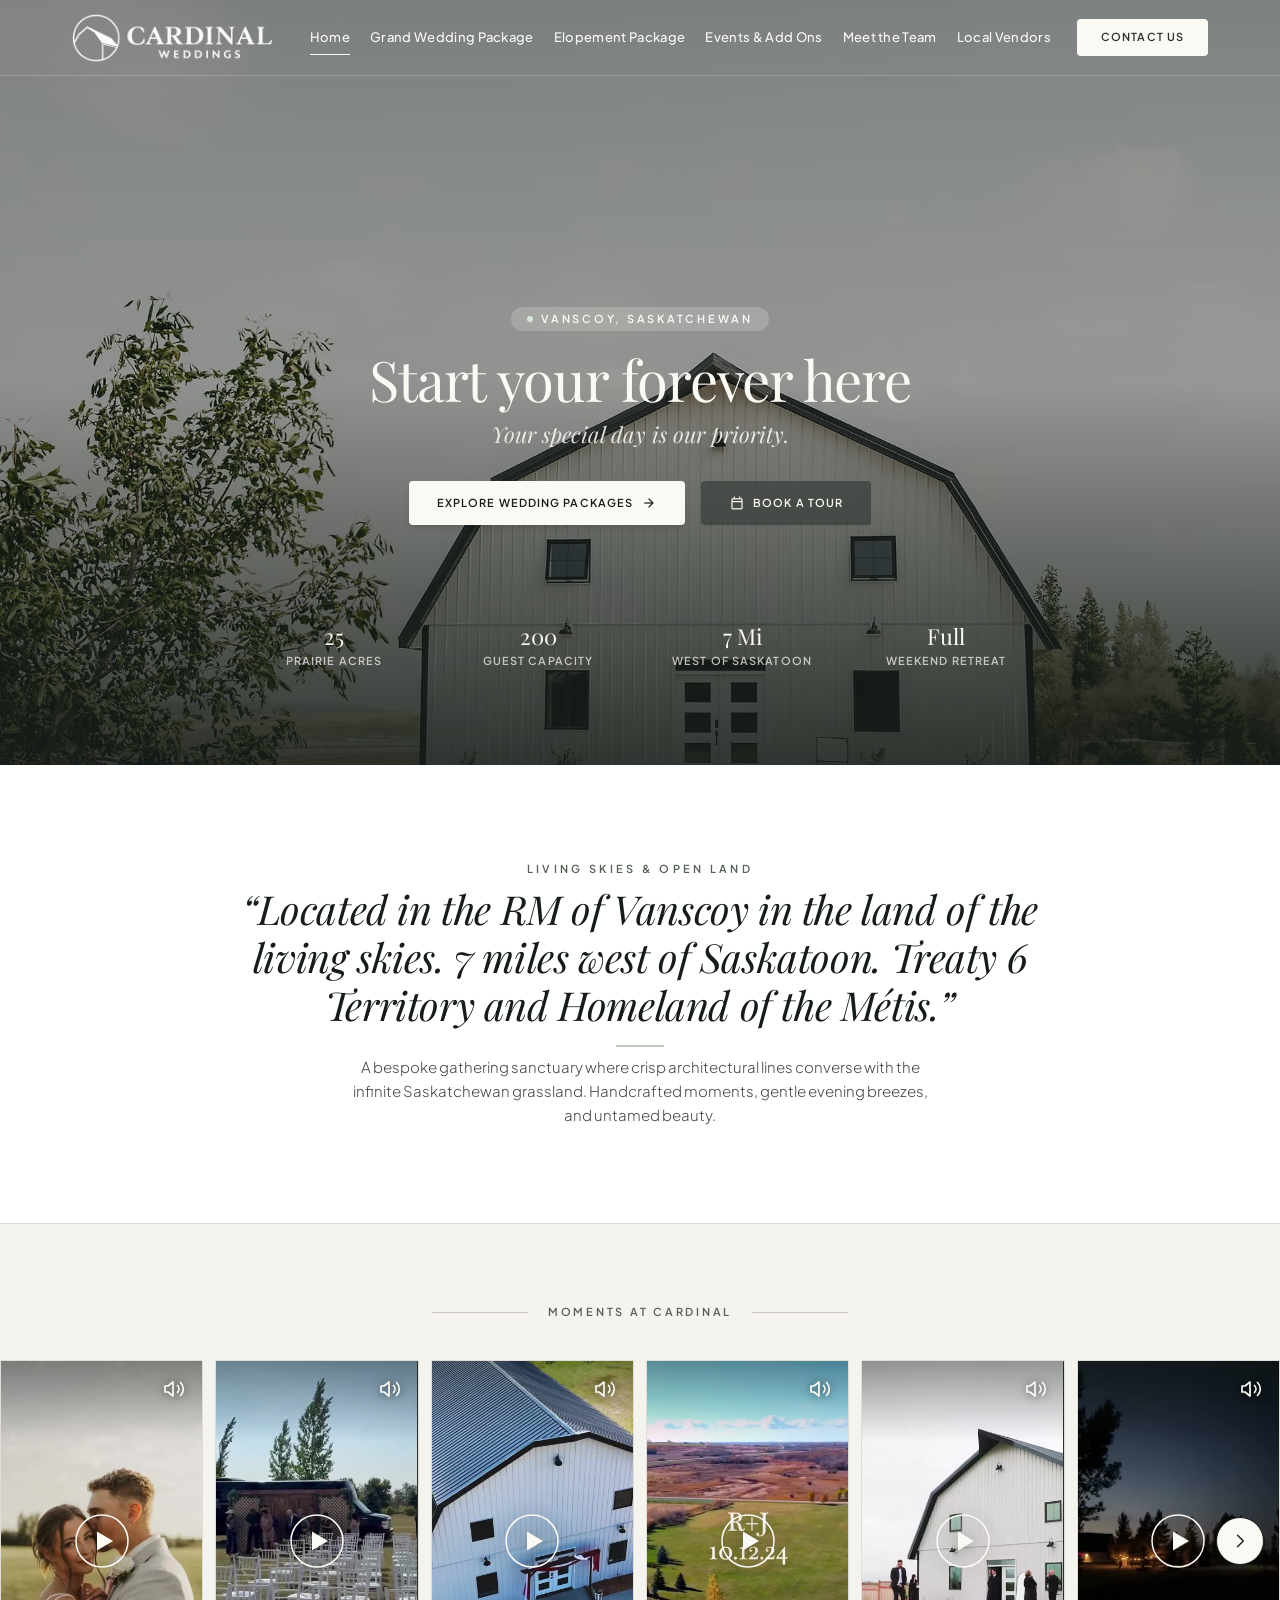
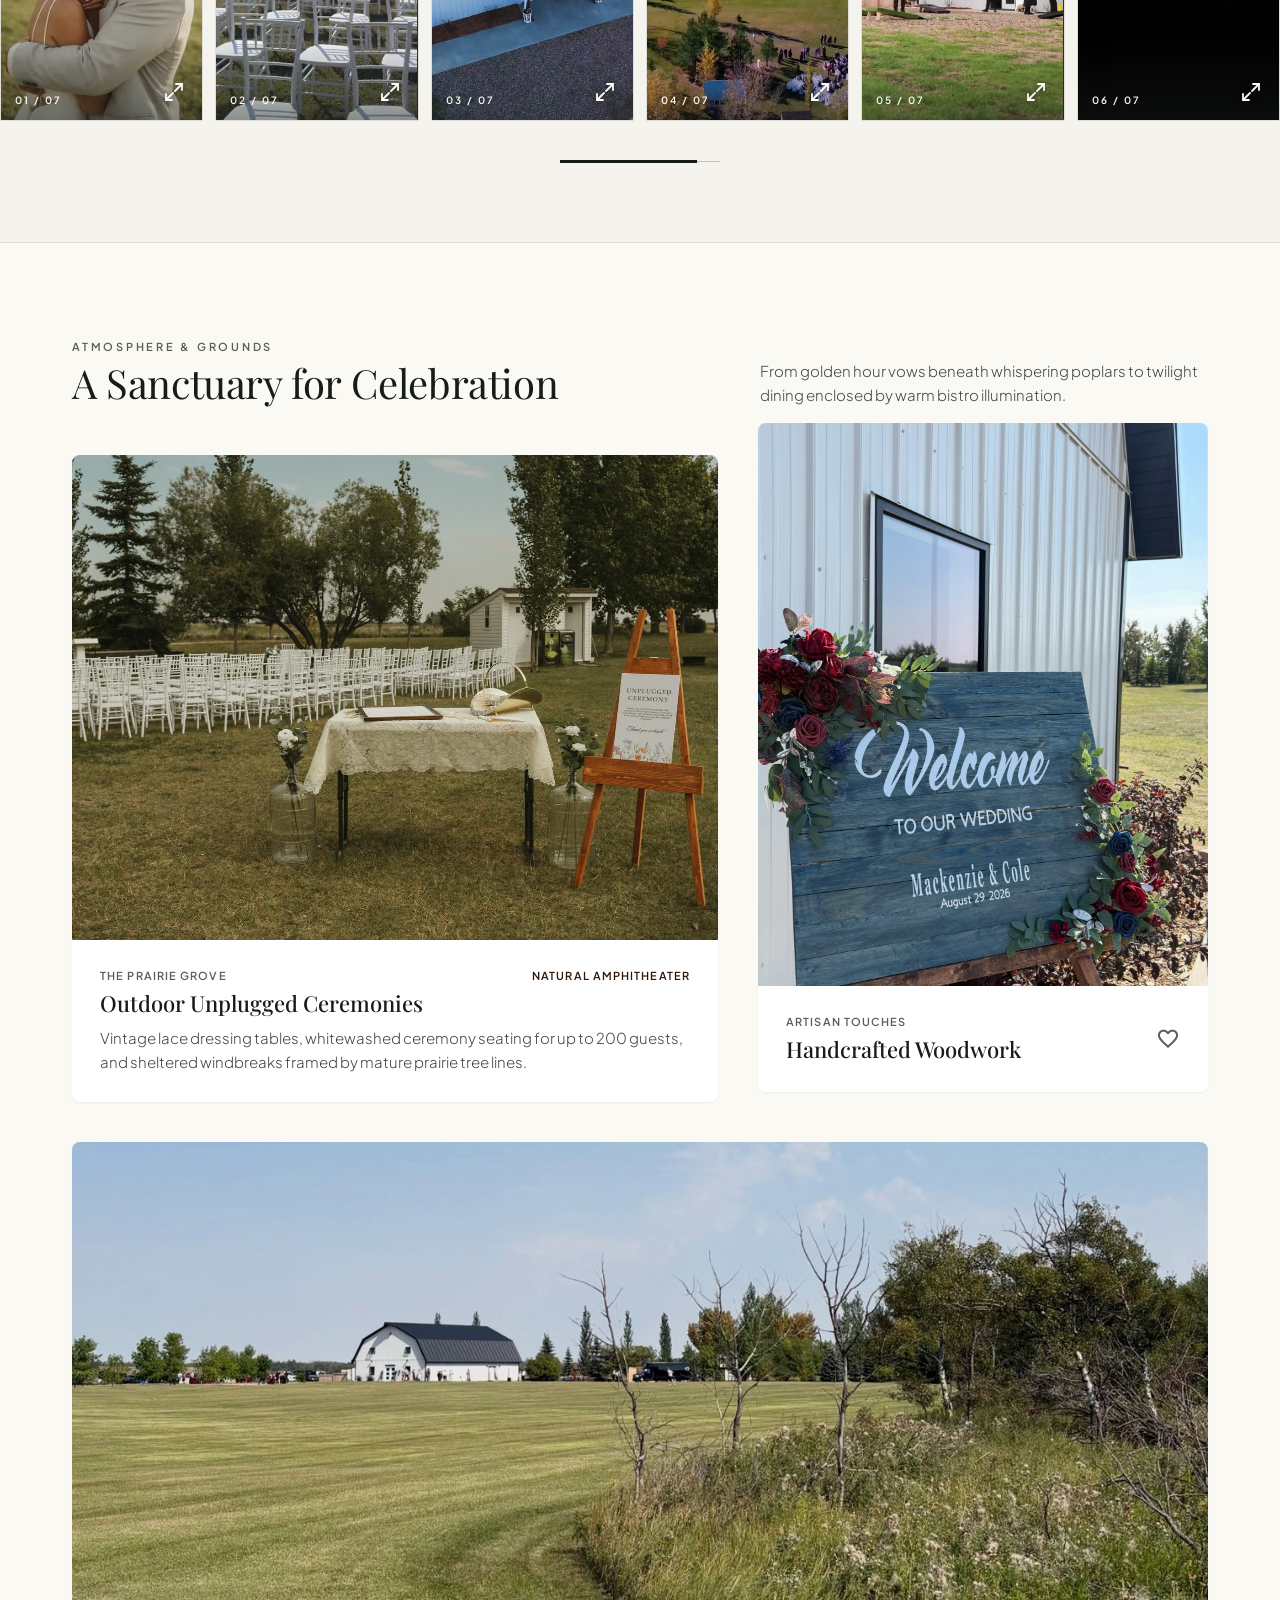
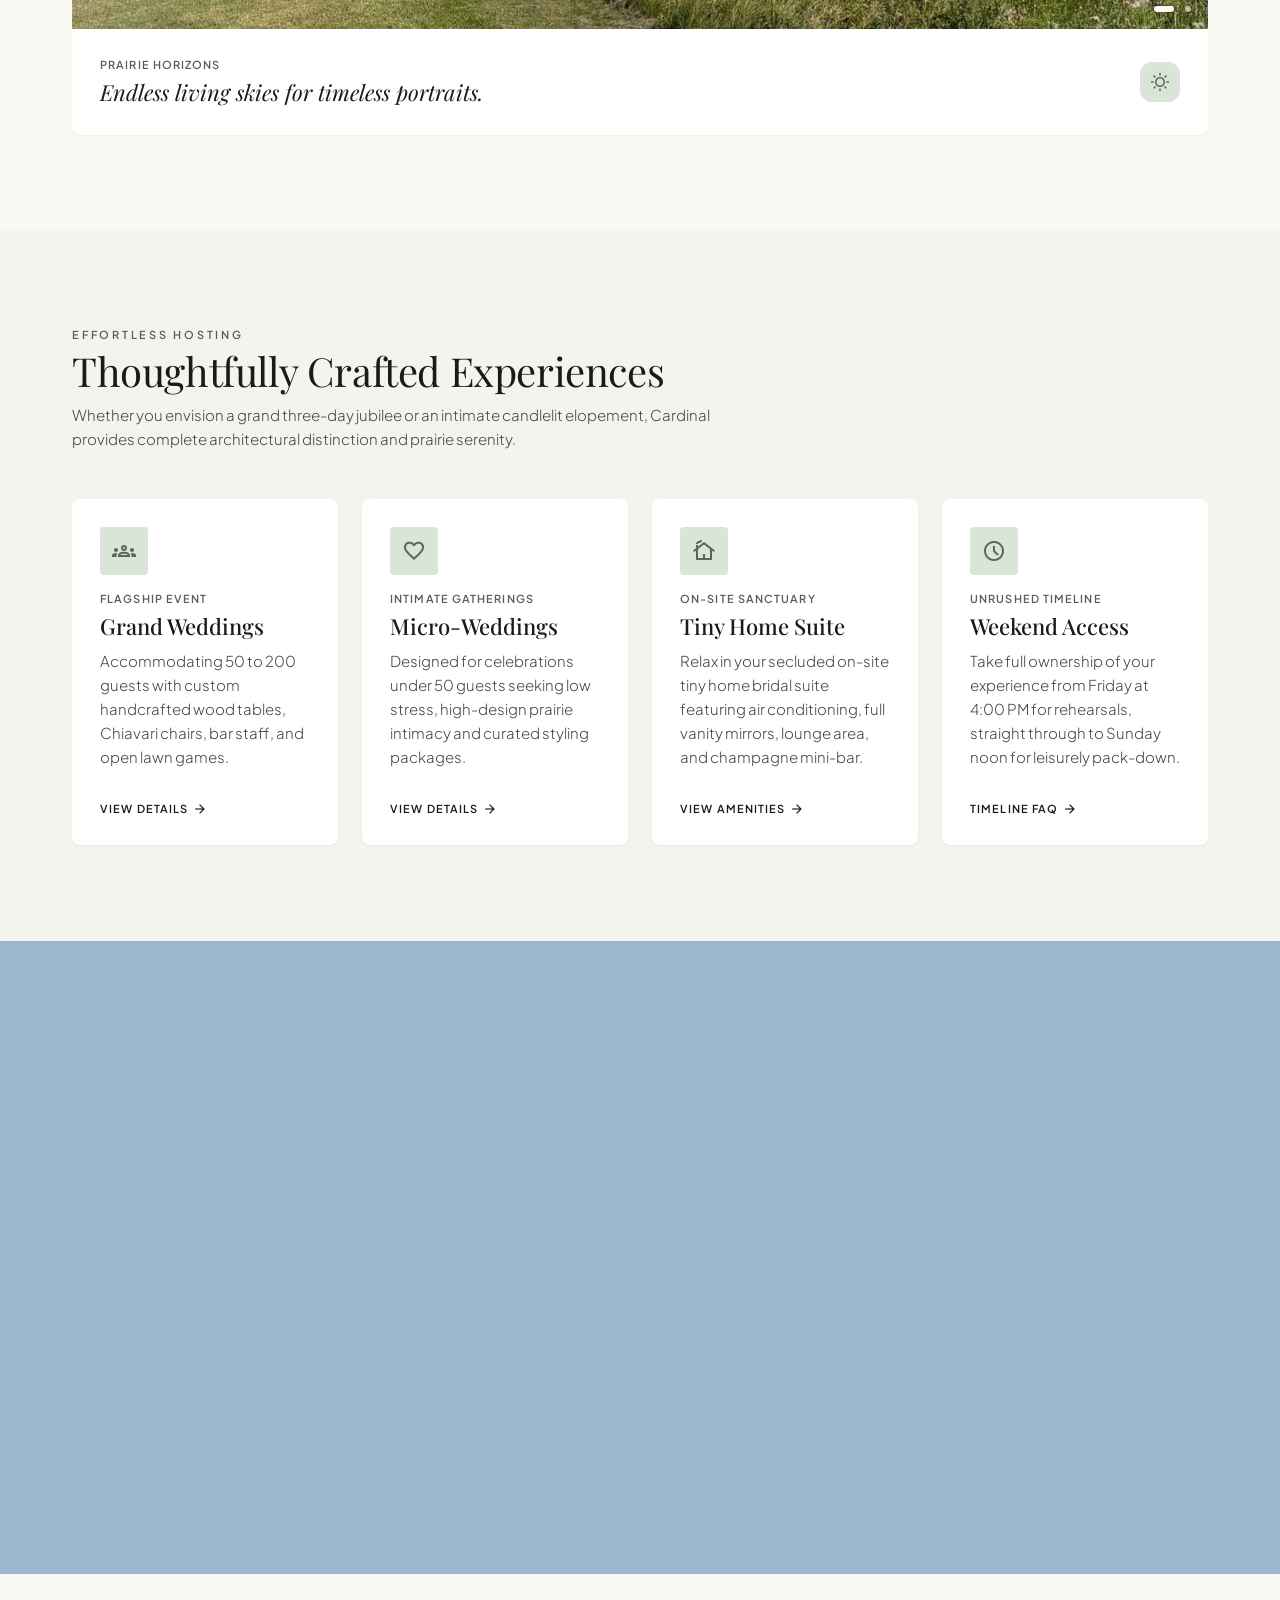
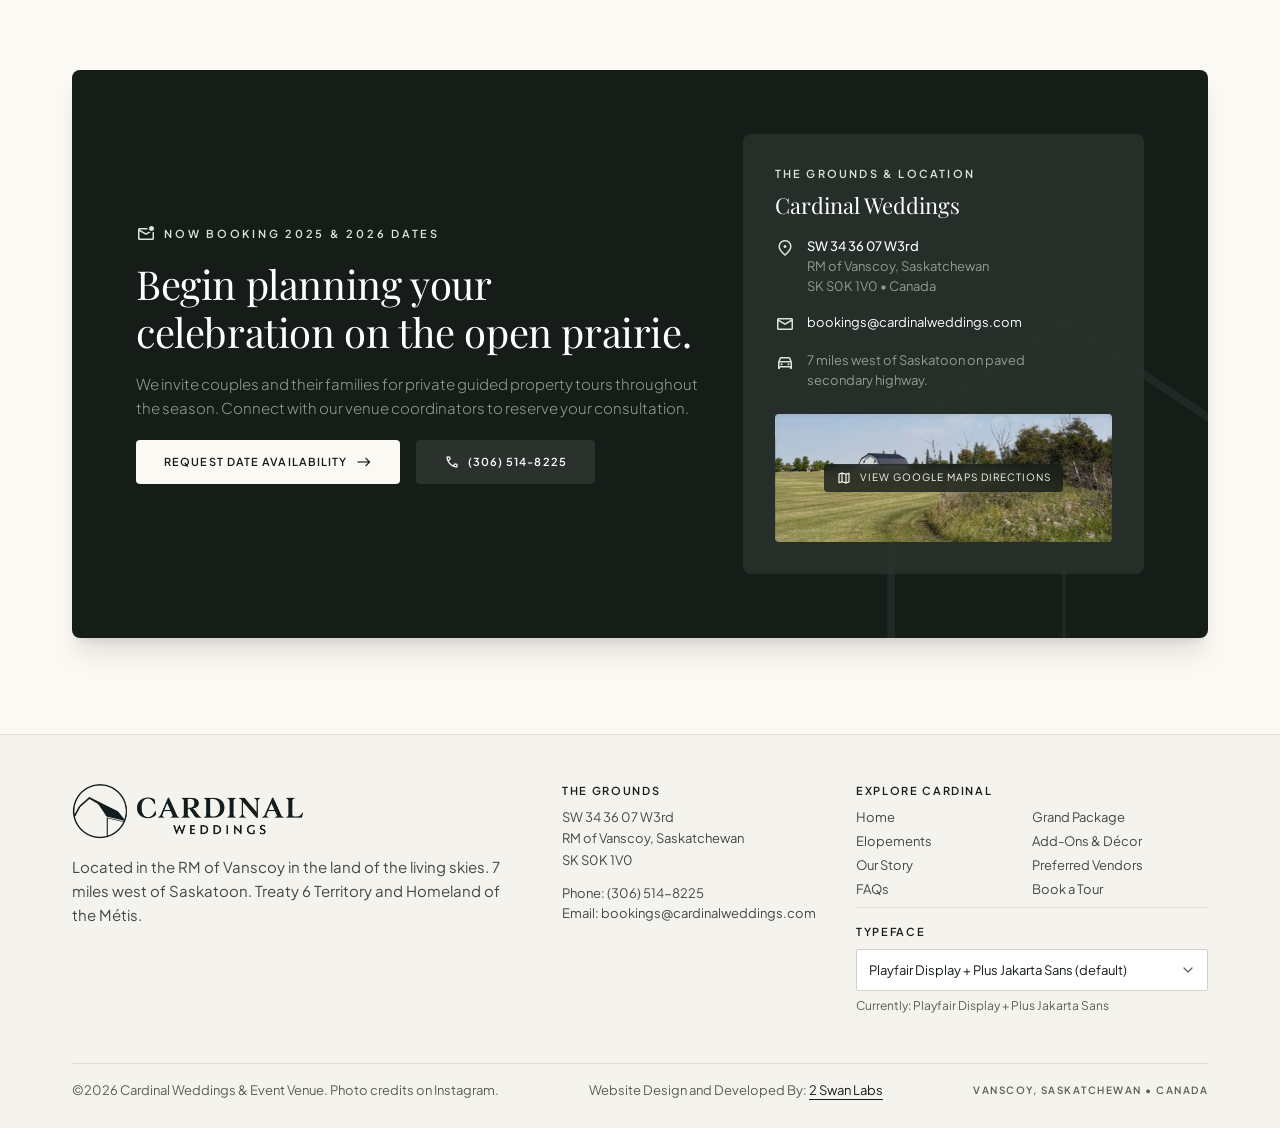
<file: index.html>
<!DOCTYPE html>

<html lang="en"><head><title>Cardinal Weddings &amp; Event Venue | Vanscoy, Saskatchewan</title><meta charset="utf-8"/><meta content="width=device-width, initial-scale=1.0" name="viewport"/><meta content="web_standard" name="shell-type"/><link href="https://fonts.googleapis.com" rel="preconnect"/><link crossorigin="" href="https://fonts.gstatic.com" rel="preconnect"/><link href="https://fonts.googleapis.com/css2?family=Playfair+Display:ital,wght@0,400;0,500;0,600;1,400&amp;family=Plus+Jakarta+Sans:wght@300;400;500;600&amp;display=swap" rel="stylesheet"/>
<link href="https://fonts.googleapis.com/css2?family=Material+Symbols+Outlined:wght,FILL@100..700,0..1&amp;display=swap" rel="stylesheet"/><style>@layer base{html,body{margin:0;padding:0;}body{overscroll-behavior:none;}main>:first-child{margin-top:0!important;}main>:last-child{margin-bottom:0!important;}}::-webkit-scrollbar{display:none;}</style><link href="assets/styles.css" rel="stylesheet"/><link rel="icon" type="image/png" href="assets/favicon.png"/><link rel="apple-touch-icon" href="assets/apple-touch-icon.png"/><meta name="description" content="Cardinal Weddings &amp; Event Venue: a modern whitewashed barn on open prairie grounds in the RM of Vanscoy, 7 miles west of Saskatoon, Saskatchewan. Weddings, elopements and events."/><meta name="theme-color" content="#fbf9f4"/><meta property="og:type" content="website"/><meta property="og:site_name" content="Cardinal Weddings &amp; Event Venue"/><meta property="og:description" content="Cardinal Weddings &amp; Event Venue: a modern whitewashed barn on open prairie grounds in the RM of Vanscoy, 7 miles west of Saskatoon, Saskatchewan. Weddings, elopements and events."/><script src="assets/fonts.js"></script><style>.tst-fixed{background:#9db6cf;padding:5rem 0 4rem}@media(min-width:768px){.tst-fixed{padding:10rem 0 8rem}}.tst-fixed-bg{position:absolute;inset:0;clip-path:inset(0);pointer-events:none}.tst-fixed-bg img{position:fixed;top:0;left:0;width:100%;height:100vh;height:100lvh;object-fit:cover;object-position:60% 50%}
.rv-track{display:grid}.rv-card{grid-area:1/1;opacity:0;visibility:hidden;transform:translateY(10px);transition:opacity .7s ease,transform .7s ease,visibility 0s linear .7s}.rv-card.is-active{opacity:1;visibility:visible;transform:none;transition-delay:0s}
.rv-dashes{display:flex;justify-content:center;gap:.25rem;margin-top:1.5rem}.rv-dash{position:relative;width:34px;height:24px;padding:0;border:0;background:none;cursor:pointer;transition:width .4s ease}.rv-dash::before{content:"";position:absolute;left:0;right:0;top:50%;height:3px;margin-top:-1.5px;border-radius:2px;background:rgba(251,249,244,.55);box-shadow:0 0 0 1px rgba(43,50,45,.1);transition:background-color .4s}.rv-dash.is-active{width:56px}.rv-dash.is-active::before{background:#fbf9f4}.rv-dash:focus-visible{outline:2px solid #fbf9f4;outline-offset:2px}
@media(prefers-reduced-motion:reduce){.rv-card,.rv-dash,.rv-dash::before{transition:none}}</style>
</head><body class="bg-surface font-body-md text-on-surface antialiased selection:bg-secondary-container selection:text-on-secondary-container"><style>
#site-header .hdr-bar{transition:background-color .3s,border-color .3s,backdrop-filter .3s}
#site-header.on-hero:not(.solid) .hdr-bar{background:transparent;border-bottom-color:rgba(251,249,244,.22);-webkit-backdrop-filter:none;backdrop-filter:none}
#site-header.on-hero:not(.solid) .hdr-text,#site-header.on-hero:not(.solid) .hdr-link{color:#fbf9f4}
#site-header.on-hero:not(.solid) .hdr-link:hover{color:#fff}
#site-header.on-hero:not(.solid) .hdr-link::after{background:#fbf9f4}
#site-header.on-hero:not(.solid) .hdr-sub{color:rgba(251,249,244,.8)}
#site-header.on-hero:not(.solid) .hdr-cta{background:#fbf9f4;color:#2b322d}
#site-header.on-hero:not(.solid) .hdr-cta:hover{background:#fff}
.hero-section{min-height:100vh;min-height:100svh}
@media(min-width:640px){.hero-section{min-height:clamp(560px,80vh,860px);min-height:clamp(560px,80svh,860px)}}
@media(min-width:1024px){.hero-section{min-height:max(640px,85vh,min(calc(100vw * var(--hero-ratio,.5625)),100vh));min-height:max(640px,85svh,min(calc(100vw * var(--hero-ratio,.5625)),100svh))}}
html{scroll-behavior:smooth;scroll-padding-top:92px}
::selection{background:#d9e6d7;color:#2b322d}
a:focus-visible,button:focus-visible,select:focus-visible,[tabindex]:focus-visible{outline:2px solid #2b322d;outline-offset:3px;border-radius:2px}
#site-header a:focus-visible,#site-header button:focus-visible{outline-color:#939a93}
h1,h2,h3{text-wrap:balance}
p{text-wrap:pretty}
.slider{position:relative;overflow:hidden}
.slider .slide{position:absolute;inset:0;width:100%;height:100%;object-fit:cover;opacity:0;transition:opacity 1s ease,transform .7s ease}
.slider .slide.is-active{opacity:1}
.slider-dots{position:absolute;right:.5rem;bottom:.5rem;display:flex;align-items:center;z-index:5}
.slider-dot{position:relative;width:1.5rem;height:1.5rem;background:none;border:0;padding:0;cursor:pointer}
.slider-dot::before{content:"";position:absolute;left:50%;top:50%;width:6px;height:6px;border-radius:9999px;background:rgba(251,249,244,.6);box-shadow:0 0 0 1px rgba(0,0,0,.14);transform:translate(-50%,-50%);transition:width .35s ease,background-color .35s ease}
.slider-dot.is-active::before{width:20px;background:#fbf9f4}
.js .reveal{opacity:0;transition:opacity .9s ease;animation:reveal-fallback 0s linear 3s forwards}
.js .reveal.reveal-in{opacity:1}
@keyframes reveal-fallback{to{opacity:1}}
html.font-custom #site-header nav a.hdr-link{letter-spacing:0;padding-left:.5rem;padding-right:.5rem;font-size:12.5px}
html.font-custom #site-header nav a.hdr-link::after{left:.5rem;right:.5rem}
@media (prefers-reduced-motion:reduce){html{scroll-behavior:auto}.js .reveal{opacity:1;animation:none}.slider .slide{transition:none}}
.logo-light{display:none}
#site-header.on-hero:not(.solid) .logo-light{display:block}
#site-header.on-hero:not(.solid) .logo-dark{display:none}
.hdr-text,.hdr-link,.hdr-sub,.hdr-cta{transition:color .3s,background-color .3s}
</style><header class="fixed top-0 inset-x-0 z-50 on-hero" id="site-header">
<div class="hdr-bar h-[76px] bg-surface/95 backdrop-blur-xl border-b border-[#DFDDD5] transition-colors duration-300">
<div class="max-w-[1320px] mx-auto h-full px-margin md:px-margin-tablet lg:px-margin-desktop flex items-center justify-between">
<a href="index.html" class="flex items-center flex-shrink-0" aria-label="Cardinal Weddings, home"><img src="assets/logo-black.png" alt="Cardinal Weddings" class="logo-dark h-10 sm:h-12 w-auto" width="200" height="48"/><img src="assets/logo-white.png" alt="" aria-hidden="true" class="logo-light h-10 sm:h-12 w-auto" width="200" height="48"/></a>
<nav class="hidden xl:flex items-center" aria-label="Primary"><a href="index.html" class="hdr-link relative whitespace-nowrap px-2.5 py-2 font-label-md text-[13px] font-medium tracking-wide transition-colors after:content-[''] after:absolute after:left-2.5 after:right-2.5 after:bottom-0 after:h-px after:bg-primary after:origin-left after:transition-transform after:duration-300 text-primary after:scale-x-100" aria-current="page">Home</a><a href="grand-wedding-package.html" class="hdr-link relative whitespace-nowrap px-2.5 py-2 font-label-md text-[13px] font-medium tracking-wide transition-colors after:content-[''] after:absolute after:left-2.5 after:right-2.5 after:bottom-0 after:h-px after:bg-primary after:origin-left after:transition-transform after:duration-300 text-on-surface-variant hover:text-primary after:scale-x-0 hover:after:scale-x-100">Grand Wedding Package</a><a href="elopement-wedding-package.html" class="hdr-link relative whitespace-nowrap px-2.5 py-2 font-label-md text-[13px] font-medium tracking-wide transition-colors after:content-[''] after:absolute after:left-2.5 after:right-2.5 after:bottom-0 after:h-px after:bg-primary after:origin-left after:transition-transform after:duration-300 text-on-surface-variant hover:text-primary after:scale-x-0 hover:after:scale-x-100">Elopement Package</a><a href="other-events-and-add-ons.html" class="hdr-link relative whitespace-nowrap px-2.5 py-2 font-label-md text-[13px] font-medium tracking-wide transition-colors after:content-[''] after:absolute after:left-2.5 after:right-2.5 after:bottom-0 after:h-px after:bg-primary after:origin-left after:transition-transform after:duration-300 text-on-surface-variant hover:text-primary after:scale-x-0 hover:after:scale-x-100">Events &amp; Add Ons</a><a href="meet-the-team.html" class="hdr-link relative whitespace-nowrap px-2.5 py-2 font-label-md text-[13px] font-medium tracking-wide transition-colors after:content-[''] after:absolute after:left-2.5 after:right-2.5 after:bottom-0 after:h-px after:bg-primary after:origin-left after:transition-transform after:duration-300 text-on-surface-variant hover:text-primary after:scale-x-0 hover:after:scale-x-100">Meet the Team</a><a href="local-vendors.html" class="hdr-link relative whitespace-nowrap px-2.5 py-2 font-label-md text-[13px] font-medium tracking-wide transition-colors after:content-[''] after:absolute after:left-2.5 after:right-2.5 after:bottom-0 after:h-px after:bg-primary after:origin-left after:transition-transform after:duration-300 text-on-surface-variant hover:text-primary after:scale-x-0 hover:after:scale-x-100">Local Vendors</a><a href="contact-us.html" class="hdr-cta ml-4 inline-flex items-center whitespace-nowrap px-6 py-2.5 rounded-lg font-label-uppercase text-[11px] font-semibold tracking-[0.1em] uppercase transition-colors bg-primary text-on-primary hover:bg-[#414A43]">Contact Us</a></nav>
<button type="button" id="menu-toggle" class="hdr-text xl:hidden w-11 h-11 -mr-2 inline-flex items-center justify-center text-primary" aria-expanded="false" aria-controls="mobile-menu" aria-label="Open menu"><span class="material-symbols-outlined text-[28px]" id="menu-icon" aria-hidden="true">menu</span></button>
</div></div>
<div id="mobile-menu" class="hidden xl:hidden absolute top-full inset-x-0 bg-surface border-b border-[#DFDDD5] shadow-[0_16px_36px_-12px_rgba(43,50,45,0.12)] max-h-[calc(100vh-76px)] overflow-y-auto">
<nav class="max-w-[1320px] mx-auto px-margin md:px-margin-tablet pb-space-md pt-1" aria-label="Mobile"><a href="index.html" class="block py-3 font-headline-sm text-[22px] border-b border-[#DFDDD5] text-primary italic" aria-current="page">Home</a><a href="grand-wedding-package.html" class="block py-3 font-headline-sm text-[22px] border-b border-[#DFDDD5] text-on-surface-variant">Grand Wedding Package</a><a href="elopement-wedding-package.html" class="block py-3 font-headline-sm text-[22px] border-b border-[#DFDDD5] text-on-surface-variant">Elopement Package</a><a href="other-events-and-add-ons.html" class="block py-3 font-headline-sm text-[22px] border-b border-[#DFDDD5] text-on-surface-variant">Events &amp; Add Ons</a><a href="meet-the-team.html" class="block py-3 font-headline-sm text-[22px] border-b border-[#DFDDD5] text-on-surface-variant">Meet the Team</a><a href="local-vendors.html" class="block py-3 font-headline-sm text-[22px] border-b border-[#DFDDD5] text-on-surface-variant">Local Vendors</a><a href="contact-us.html" class="mt-space-md flex items-center justify-center px-6 py-3 rounded-lg bg-primary text-on-primary font-label-uppercase text-[11px] font-semibold tracking-[0.1em] uppercase">Contact Us</a></nav>
</div>
</header><main class="w-full pt-[76px] bg-surface"><div class="flex flex-col w-full">
<!-- Hero Section -->
<section class="hero-section relative w-full -mt-[76px] flex items-end justify-center overflow-hidden" style="--hero-ratio:.5625">
<!-- Background Image bleeds seamlessly under header -->
<div id="hero-video" class="absolute inset-0 w-full h-full overflow-hidden bg-cover" style="background-image:url(assets/hero.jpg);background-position:57% 72%" data-lead="0.09" data-segments="assets/videos/herovideo-1.mp4,assets/videos/herovideo-2.mp4,assets/videos/herovideo-3.mp4,assets/videos/herovideo-4.mp4,assets/videos/herovideo-5.mp4,assets/videos/herovideo-6.mp4" aria-hidden="true"><video class="absolute inset-0 w-full h-full object-cover" style="object-position:50% 60%;z-index:2" muted playsinline preload="auto" tabindex="-1"></video><video class="absolute inset-0 w-full h-full object-cover" style="object-position:50% 60%;z-index:1" muted playsinline preload="auto" tabindex="-1"></video></div>
<!-- Soft Prairie Sky Gradient Scrim -->
<div class="absolute inset-0 bg-gradient-to-t from-primary/85 via-primary/30 to-primary/10"></div>
<div class="absolute inset-0 bg-gradient-to-b from-primary/35 via-transparent to-transparent"></div>
<!-- Hero Content -->
<div class="relative z-10 w-full max-w-[1320px] mx-auto px-margin md:px-margin-tablet lg:px-margin-desktop pt-32 pb-space-xl md:pb-24 flex flex-col items-center text-center">
<div class="inline-flex items-center gap-space-sm bg-surface/20 backdrop-blur-md px-space-md py-1 rounded-full mb-space-md">
<span class="w-1.5 h-1.5 rounded-full bg-secondary-fixed"></span>
<span class="font-label-uppercase text-label-uppercase tracking-[0.25em] text-surface uppercase text-[10px]">Vanscoy, Saskatchewan</span>
</div>
<h1 class="font-display-hero text-display-hero-mobile md:text-display-hero text-surface max-w-4xl tracking-tight leading-[1.08] mb-space-sm font-light">
        Start your forever here
      </h1>
<p class="font-headline-sm text-headline-sm text-surface-container-low/90 max-w-2xl font-light italic mb-space-lg">
        Your special day is our priority.
      </p>
<!-- Action Buttons -->
<div class="flex flex-col sm:flex-row items-center gap-space-md pt-space-xs">
<a class="w-full sm:w-auto px-space-lg py-3.5 bg-surface text-primary font-label-uppercase text-label-uppercase tracking-widest uppercase hover:bg-surface-container-low transition-all shadow-md rounded-lg flex items-center justify-center gap-2 group" href="grand-wedding-package.html">
<span>Explore Wedding Packages</span>
<span class="material-symbols-outlined text-[16px] group-hover:translate-x-1 transition-transform">arrow_forward</span>
</a>
<a class="w-full sm:w-auto px-space-lg py-3.5 bg-primary/40 backdrop-blur-md text-surface hover:bg-primary/70 font-label-uppercase text-label-uppercase tracking-widest uppercase transition-all shadow-sm rounded-lg flex items-center justify-center gap-2" href="contact-us.html">
<span class="material-symbols-outlined text-[16px]">calendar_today</span>
<span>Book a Tour</span>
</a>
</div>
<!-- Quick Horizon Meta -->
<div class="grid grid-cols-2 md:grid-cols-4 gap-4 md:gap-12 mt-16 pt-8 w-full max-w-3xl text-surface/90">
<div class="flex flex-col items-center">
<span class="font-headline-sm text-headline-sm text-surface font-light">25</span>
<span class="font-label-uppercase text-label-uppercase text-[10px] tracking-widest opacity-80 uppercase mt-0.5">Prairie Acres</span>
</div>
<div class="flex flex-col items-center">
<span class="font-headline-sm text-headline-sm text-surface font-light">200</span>
<span class="font-label-uppercase text-label-uppercase text-[10px] tracking-widest opacity-80 uppercase mt-0.5">Guest Capacity</span>
</div>
<div class="flex flex-col items-center">
<span class="font-headline-sm text-headline-sm text-surface font-light">7 Mi</span>
<span class="font-label-uppercase text-label-uppercase text-[10px] tracking-widest opacity-80 uppercase mt-0.5">West of Saskatoon</span>
</div>
<div class="flex flex-col items-center">
<span class="font-headline-sm text-headline-sm text-surface font-light">Full</span>
<span class="font-label-uppercase text-label-uppercase text-[10px] tracking-widest opacity-80 uppercase mt-0.5">Weekend Retreat</span>
</div>
</div>
</div>
</section>
<!-- Editorial Territory Quote & Intent -->
<section class="w-full bg-surface-container-lowest py-space-xl md:py-24">
<div class="max-w-[1320px] mx-auto px-margin md:px-margin-tablet lg:px-margin-desktop">
<div class="max-w-4xl mx-auto flex flex-col items-center text-center">
<span class="font-label-uppercase text-label-uppercase tracking-[0.3em] uppercase text-secondary mb-space-sm">Living Skies &amp; Open Land</span>
<blockquote class="font-headline-lg text-headline-lg-mobile md:text-headline-lg text-primary font-normal leading-relaxed italic">
          “Located in the RM of Vanscoy in the land of the living skies. 7 miles west of Saskatoon. Treaty 6 Territory and Homeland of the Métis.”
        </blockquote>
<div class="w-12 h-0.5 bg-secondary-fixed-dim mt-space-md mb-space-sm"></div>
<p class="font-body-md text-body-md text-on-surface-variant max-w-xl font-light">
          A bespoke gathering sanctuary where crisp architectural lines converse with the infinite Saskatchewan grassland. Handcrafted moments, gentle evening breezes, and untamed beauty.
        </p>
</div>
</div>
</section>
<section id="moments" class="w-full bg-surface-container-low pt-space-xl pb-space-xl md:pt-20 md:pb-20 border-y border-[#DFDDD5]">
<div class="flex items-center justify-center gap-5 px-margin mb-space-lg md:mb-10">
<span class="h-px w-10 md:w-24 bg-[#C9C5BA]"></span>
<span class="font-label-uppercase text-label-uppercase tracking-[0.25em] text-secondary uppercase text-center">Moments at Cardinal</span>
<span class="h-px w-10 md:w-24 bg-[#C9C5BA]"></span>
</div>
<div class="relative w-full">
<div id="reel" class="flex items-start gap-3 overflow-x-auto snap-x snap-mandatory scroll-smooth w-full" tabindex="0" aria-label="Video reel">
<figure class="reel-card snap-start shrink-0 basis-[58vw] sm:basis-[calc((100%-1.5rem)/3)] lg:basis-[calc((100%-3.75rem)/6)] aspect-[9/16] relative overflow-hidden rounded bg-primary-container border border-[#DFDDD5] group">
<video class="absolute inset-0 w-full h-full object-cover cursor-pointer" loop playsinline preload="none" poster="assets/videos/vid1.jpg" aria-label="Video 1 of 7: moments at Cardinal"><source src="assets/videos/vid1.mp4" type="video/mp4"/></video>
<div class="pointer-events-none absolute inset-x-0 top-0 h-20 bg-gradient-to-b from-primary/45 to-transparent"></div>
<div class="pointer-events-none absolute inset-x-0 bottom-0 h-20 bg-gradient-to-t from-primary/45 to-transparent"></div>
<button type="button" class="reel-play absolute inset-0 m-auto w-14 h-14 text-surface inline-flex items-center justify-center drop-shadow-[0_2px_8px_rgba(0,0,0,0.45)] transition-opacity" aria-label="Play video 1"><svg class="w-14 h-14" viewBox="0 0 56 56" fill="none" stroke="currentColor" stroke-width="1.5" aria-hidden="true"><circle cx="28" cy="28" r="26"/><path d="M23 18.5 L39 28 L23 37.5 Z" fill="currentColor" stroke="none"/></svg></button>
<button type="button" class="reel-sound absolute right-2.5 top-2.5 w-9 h-9 text-surface inline-flex items-center justify-center drop-shadow-[0_1px_4px_rgba(0,0,0,0.6)] hover:scale-110 transition-transform" aria-label="Mute video" aria-pressed="false"><span class="spk-off hidden"><svg class="w-6 h-6" viewBox="0 0 24 24" fill="none" stroke="currentColor" stroke-width="1.7" stroke-linecap="round" stroke-linejoin="round" aria-hidden="true"><path d="M11 5 6 9H3v6h3l5 4V5Z"/><path d="m16 9.5 5 5"/><path d="m21 9.5-5 5"/></svg></span><span class="spk-on"><svg class="w-6 h-6" viewBox="0 0 24 24" fill="none" stroke="currentColor" stroke-width="1.7" stroke-linecap="round" stroke-linejoin="round" aria-hidden="true"><path d="M11 5 6 9H3v6h3l5 4V5Z"/><path d="M15.5 8.5a5 5 0 0 1 0 7"/><path d="M18.5 5.5a9 9 0 0 1 0 13"/></svg></span></button>
<button type="button" class="reel-full absolute right-2.5 bottom-2.5 w-9 h-9 text-surface inline-flex items-center justify-center drop-shadow-[0_1px_4px_rgba(0,0,0,0.6)] hover:scale-110 transition-transform" aria-label="Enlarge video 1"><svg class="w-6 h-6" viewBox="0 0 24 24" fill="none" stroke="currentColor" stroke-width="1.8" stroke-linecap="round" stroke-linejoin="round" aria-hidden="true"><path d="M14 4h6v6"/><path d="M20 4l-7 7"/><path d="M10 20H4v-6"/><path d="M4 20l7-7"/></svg></button>
<span class="pointer-events-none absolute left-3.5 bottom-3 font-label-uppercase text-[10px] font-semibold tracking-[0.2em] uppercase text-surface">01 / 07</span>
</figure>
<figure class="reel-card snap-start shrink-0 basis-[58vw] sm:basis-[calc((100%-1.5rem)/3)] lg:basis-[calc((100%-3.75rem)/6)] aspect-[9/16] relative overflow-hidden rounded bg-primary-container border border-[#DFDDD5] group">
<video class="absolute inset-0 w-full h-full object-cover cursor-pointer" loop playsinline preload="none" poster="assets/videos/vid2.jpg" aria-label="Video 2 of 7: moments at Cardinal"><source src="assets/videos/vid2.mp4" type="video/mp4"/></video>
<div class="pointer-events-none absolute inset-x-0 top-0 h-20 bg-gradient-to-b from-primary/45 to-transparent"></div>
<div class="pointer-events-none absolute inset-x-0 bottom-0 h-20 bg-gradient-to-t from-primary/45 to-transparent"></div>
<button type="button" class="reel-play absolute inset-0 m-auto w-14 h-14 text-surface inline-flex items-center justify-center drop-shadow-[0_2px_8px_rgba(0,0,0,0.45)] transition-opacity" aria-label="Play video 2"><svg class="w-14 h-14" viewBox="0 0 56 56" fill="none" stroke="currentColor" stroke-width="1.5" aria-hidden="true"><circle cx="28" cy="28" r="26"/><path d="M23 18.5 L39 28 L23 37.5 Z" fill="currentColor" stroke="none"/></svg></button>
<button type="button" class="reel-sound absolute right-2.5 top-2.5 w-9 h-9 text-surface inline-flex items-center justify-center drop-shadow-[0_1px_4px_rgba(0,0,0,0.6)] hover:scale-110 transition-transform" aria-label="Mute video" aria-pressed="false"><span class="spk-off hidden"><svg class="w-6 h-6" viewBox="0 0 24 24" fill="none" stroke="currentColor" stroke-width="1.7" stroke-linecap="round" stroke-linejoin="round" aria-hidden="true"><path d="M11 5 6 9H3v6h3l5 4V5Z"/><path d="m16 9.5 5 5"/><path d="m21 9.5-5 5"/></svg></span><span class="spk-on"><svg class="w-6 h-6" viewBox="0 0 24 24" fill="none" stroke="currentColor" stroke-width="1.7" stroke-linecap="round" stroke-linejoin="round" aria-hidden="true"><path d="M11 5 6 9H3v6h3l5 4V5Z"/><path d="M15.5 8.5a5 5 0 0 1 0 7"/><path d="M18.5 5.5a9 9 0 0 1 0 13"/></svg></span></button>
<button type="button" class="reel-full absolute right-2.5 bottom-2.5 w-9 h-9 text-surface inline-flex items-center justify-center drop-shadow-[0_1px_4px_rgba(0,0,0,0.6)] hover:scale-110 transition-transform" aria-label="Enlarge video 2"><svg class="w-6 h-6" viewBox="0 0 24 24" fill="none" stroke="currentColor" stroke-width="1.8" stroke-linecap="round" stroke-linejoin="round" aria-hidden="true"><path d="M14 4h6v6"/><path d="M20 4l-7 7"/><path d="M10 20H4v-6"/><path d="M4 20l7-7"/></svg></button>
<span class="pointer-events-none absolute left-3.5 bottom-3 font-label-uppercase text-[10px] font-semibold tracking-[0.2em] uppercase text-surface">02 / 07</span>
</figure>
<figure class="reel-card snap-start shrink-0 basis-[58vw] sm:basis-[calc((100%-1.5rem)/3)] lg:basis-[calc((100%-3.75rem)/6)] aspect-[9/16] relative overflow-hidden rounded bg-primary-container border border-[#DFDDD5] group">
<video class="absolute inset-0 w-full h-full object-cover cursor-pointer" loop playsinline preload="none" poster="assets/videos/vid3.jpg" aria-label="Video 3 of 7: moments at Cardinal"><source src="assets/videos/vid3.mp4" type="video/mp4"/></video>
<div class="pointer-events-none absolute inset-x-0 top-0 h-20 bg-gradient-to-b from-primary/45 to-transparent"></div>
<div class="pointer-events-none absolute inset-x-0 bottom-0 h-20 bg-gradient-to-t from-primary/45 to-transparent"></div>
<button type="button" class="reel-play absolute inset-0 m-auto w-14 h-14 text-surface inline-flex items-center justify-center drop-shadow-[0_2px_8px_rgba(0,0,0,0.45)] transition-opacity" aria-label="Play video 3"><svg class="w-14 h-14" viewBox="0 0 56 56" fill="none" stroke="currentColor" stroke-width="1.5" aria-hidden="true"><circle cx="28" cy="28" r="26"/><path d="M23 18.5 L39 28 L23 37.5 Z" fill="currentColor" stroke="none"/></svg></button>
<button type="button" class="reel-sound absolute right-2.5 top-2.5 w-9 h-9 text-surface inline-flex items-center justify-center drop-shadow-[0_1px_4px_rgba(0,0,0,0.6)] hover:scale-110 transition-transform" aria-label="Mute video" aria-pressed="false"><span class="spk-off hidden"><svg class="w-6 h-6" viewBox="0 0 24 24" fill="none" stroke="currentColor" stroke-width="1.7" stroke-linecap="round" stroke-linejoin="round" aria-hidden="true"><path d="M11 5 6 9H3v6h3l5 4V5Z"/><path d="m16 9.5 5 5"/><path d="m21 9.5-5 5"/></svg></span><span class="spk-on"><svg class="w-6 h-6" viewBox="0 0 24 24" fill="none" stroke="currentColor" stroke-width="1.7" stroke-linecap="round" stroke-linejoin="round" aria-hidden="true"><path d="M11 5 6 9H3v6h3l5 4V5Z"/><path d="M15.5 8.5a5 5 0 0 1 0 7"/><path d="M18.5 5.5a9 9 0 0 1 0 13"/></svg></span></button>
<button type="button" class="reel-full absolute right-2.5 bottom-2.5 w-9 h-9 text-surface inline-flex items-center justify-center drop-shadow-[0_1px_4px_rgba(0,0,0,0.6)] hover:scale-110 transition-transform" aria-label="Enlarge video 3"><svg class="w-6 h-6" viewBox="0 0 24 24" fill="none" stroke="currentColor" stroke-width="1.8" stroke-linecap="round" stroke-linejoin="round" aria-hidden="true"><path d="M14 4h6v6"/><path d="M20 4l-7 7"/><path d="M10 20H4v-6"/><path d="M4 20l7-7"/></svg></button>
<span class="pointer-events-none absolute left-3.5 bottom-3 font-label-uppercase text-[10px] font-semibold tracking-[0.2em] uppercase text-surface">03 / 07</span>
</figure>
<figure class="reel-card snap-start shrink-0 basis-[58vw] sm:basis-[calc((100%-1.5rem)/3)] lg:basis-[calc((100%-3.75rem)/6)] aspect-[9/16] relative overflow-hidden rounded bg-primary-container border border-[#DFDDD5] group">
<video class="absolute inset-0 w-full h-full object-cover cursor-pointer" loop playsinline preload="none" poster="assets/videos/vid4.jpg" aria-label="Video 4 of 7: moments at Cardinal"><source src="assets/videos/vid4.mp4" type="video/mp4"/></video>
<div class="pointer-events-none absolute inset-x-0 top-0 h-20 bg-gradient-to-b from-primary/45 to-transparent"></div>
<div class="pointer-events-none absolute inset-x-0 bottom-0 h-20 bg-gradient-to-t from-primary/45 to-transparent"></div>
<button type="button" class="reel-play absolute inset-0 m-auto w-14 h-14 text-surface inline-flex items-center justify-center drop-shadow-[0_2px_8px_rgba(0,0,0,0.45)] transition-opacity" aria-label="Play video 4"><svg class="w-14 h-14" viewBox="0 0 56 56" fill="none" stroke="currentColor" stroke-width="1.5" aria-hidden="true"><circle cx="28" cy="28" r="26"/><path d="M23 18.5 L39 28 L23 37.5 Z" fill="currentColor" stroke="none"/></svg></button>
<button type="button" class="reel-sound absolute right-2.5 top-2.5 w-9 h-9 text-surface inline-flex items-center justify-center drop-shadow-[0_1px_4px_rgba(0,0,0,0.6)] hover:scale-110 transition-transform" aria-label="Mute video" aria-pressed="false"><span class="spk-off hidden"><svg class="w-6 h-6" viewBox="0 0 24 24" fill="none" stroke="currentColor" stroke-width="1.7" stroke-linecap="round" stroke-linejoin="round" aria-hidden="true"><path d="M11 5 6 9H3v6h3l5 4V5Z"/><path d="m16 9.5 5 5"/><path d="m21 9.5-5 5"/></svg></span><span class="spk-on"><svg class="w-6 h-6" viewBox="0 0 24 24" fill="none" stroke="currentColor" stroke-width="1.7" stroke-linecap="round" stroke-linejoin="round" aria-hidden="true"><path d="M11 5 6 9H3v6h3l5 4V5Z"/><path d="M15.5 8.5a5 5 0 0 1 0 7"/><path d="M18.5 5.5a9 9 0 0 1 0 13"/></svg></span></button>
<button type="button" class="reel-full absolute right-2.5 bottom-2.5 w-9 h-9 text-surface inline-flex items-center justify-center drop-shadow-[0_1px_4px_rgba(0,0,0,0.6)] hover:scale-110 transition-transform" aria-label="Enlarge video 4"><svg class="w-6 h-6" viewBox="0 0 24 24" fill="none" stroke="currentColor" stroke-width="1.8" stroke-linecap="round" stroke-linejoin="round" aria-hidden="true"><path d="M14 4h6v6"/><path d="M20 4l-7 7"/><path d="M10 20H4v-6"/><path d="M4 20l7-7"/></svg></button>
<span class="pointer-events-none absolute left-3.5 bottom-3 font-label-uppercase text-[10px] font-semibold tracking-[0.2em] uppercase text-surface">04 / 07</span>
</figure>
<figure class="reel-card snap-start shrink-0 basis-[58vw] sm:basis-[calc((100%-1.5rem)/3)] lg:basis-[calc((100%-3.75rem)/6)] aspect-[9/16] relative overflow-hidden rounded bg-primary-container border border-[#DFDDD5] group">
<video class="absolute inset-0 w-full h-full object-cover cursor-pointer" loop playsinline preload="none" poster="assets/videos/vid5.jpg" aria-label="Video 5 of 7: moments at Cardinal"><source src="assets/videos/vid5.mp4" type="video/mp4"/></video>
<div class="pointer-events-none absolute inset-x-0 top-0 h-20 bg-gradient-to-b from-primary/45 to-transparent"></div>
<div class="pointer-events-none absolute inset-x-0 bottom-0 h-20 bg-gradient-to-t from-primary/45 to-transparent"></div>
<button type="button" class="reel-play absolute inset-0 m-auto w-14 h-14 text-surface inline-flex items-center justify-center drop-shadow-[0_2px_8px_rgba(0,0,0,0.45)] transition-opacity" aria-label="Play video 5"><svg class="w-14 h-14" viewBox="0 0 56 56" fill="none" stroke="currentColor" stroke-width="1.5" aria-hidden="true"><circle cx="28" cy="28" r="26"/><path d="M23 18.5 L39 28 L23 37.5 Z" fill="currentColor" stroke="none"/></svg></button>
<button type="button" class="reel-sound absolute right-2.5 top-2.5 w-9 h-9 text-surface inline-flex items-center justify-center drop-shadow-[0_1px_4px_rgba(0,0,0,0.6)] hover:scale-110 transition-transform" aria-label="Mute video" aria-pressed="false"><span class="spk-off hidden"><svg class="w-6 h-6" viewBox="0 0 24 24" fill="none" stroke="currentColor" stroke-width="1.7" stroke-linecap="round" stroke-linejoin="round" aria-hidden="true"><path d="M11 5 6 9H3v6h3l5 4V5Z"/><path d="m16 9.5 5 5"/><path d="m21 9.5-5 5"/></svg></span><span class="spk-on"><svg class="w-6 h-6" viewBox="0 0 24 24" fill="none" stroke="currentColor" stroke-width="1.7" stroke-linecap="round" stroke-linejoin="round" aria-hidden="true"><path d="M11 5 6 9H3v6h3l5 4V5Z"/><path d="M15.5 8.5a5 5 0 0 1 0 7"/><path d="M18.5 5.5a9 9 0 0 1 0 13"/></svg></span></button>
<button type="button" class="reel-full absolute right-2.5 bottom-2.5 w-9 h-9 text-surface inline-flex items-center justify-center drop-shadow-[0_1px_4px_rgba(0,0,0,0.6)] hover:scale-110 transition-transform" aria-label="Enlarge video 5"><svg class="w-6 h-6" viewBox="0 0 24 24" fill="none" stroke="currentColor" stroke-width="1.8" stroke-linecap="round" stroke-linejoin="round" aria-hidden="true"><path d="M14 4h6v6"/><path d="M20 4l-7 7"/><path d="M10 20H4v-6"/><path d="M4 20l7-7"/></svg></button>
<span class="pointer-events-none absolute left-3.5 bottom-3 font-label-uppercase text-[10px] font-semibold tracking-[0.2em] uppercase text-surface">05 / 07</span>
</figure>
<figure class="reel-card snap-start shrink-0 basis-[58vw] sm:basis-[calc((100%-1.5rem)/3)] lg:basis-[calc((100%-3.75rem)/6)] aspect-[9/16] relative overflow-hidden rounded bg-primary-container border border-[#DFDDD5] group">
<video class="absolute inset-0 w-full h-full object-cover cursor-pointer" loop playsinline preload="none" poster="assets/videos/vid6.jpg" aria-label="Video 6 of 7: moments at Cardinal"><source src="assets/videos/vid6.mp4" type="video/mp4"/></video>
<div class="pointer-events-none absolute inset-x-0 top-0 h-20 bg-gradient-to-b from-primary/45 to-transparent"></div>
<div class="pointer-events-none absolute inset-x-0 bottom-0 h-20 bg-gradient-to-t from-primary/45 to-transparent"></div>
<button type="button" class="reel-play absolute inset-0 m-auto w-14 h-14 text-surface inline-flex items-center justify-center drop-shadow-[0_2px_8px_rgba(0,0,0,0.45)] transition-opacity" aria-label="Play video 6"><svg class="w-14 h-14" viewBox="0 0 56 56" fill="none" stroke="currentColor" stroke-width="1.5" aria-hidden="true"><circle cx="28" cy="28" r="26"/><path d="M23 18.5 L39 28 L23 37.5 Z" fill="currentColor" stroke="none"/></svg></button>
<button type="button" class="reel-sound absolute right-2.5 top-2.5 w-9 h-9 text-surface inline-flex items-center justify-center drop-shadow-[0_1px_4px_rgba(0,0,0,0.6)] hover:scale-110 transition-transform" aria-label="Mute video" aria-pressed="false"><span class="spk-off hidden"><svg class="w-6 h-6" viewBox="0 0 24 24" fill="none" stroke="currentColor" stroke-width="1.7" stroke-linecap="round" stroke-linejoin="round" aria-hidden="true"><path d="M11 5 6 9H3v6h3l5 4V5Z"/><path d="m16 9.5 5 5"/><path d="m21 9.5-5 5"/></svg></span><span class="spk-on"><svg class="w-6 h-6" viewBox="0 0 24 24" fill="none" stroke="currentColor" stroke-width="1.7" stroke-linecap="round" stroke-linejoin="round" aria-hidden="true"><path d="M11 5 6 9H3v6h3l5 4V5Z"/><path d="M15.5 8.5a5 5 0 0 1 0 7"/><path d="M18.5 5.5a9 9 0 0 1 0 13"/></svg></span></button>
<button type="button" class="reel-full absolute right-2.5 bottom-2.5 w-9 h-9 text-surface inline-flex items-center justify-center drop-shadow-[0_1px_4px_rgba(0,0,0,0.6)] hover:scale-110 transition-transform" aria-label="Enlarge video 6"><svg class="w-6 h-6" viewBox="0 0 24 24" fill="none" stroke="currentColor" stroke-width="1.8" stroke-linecap="round" stroke-linejoin="round" aria-hidden="true"><path d="M14 4h6v6"/><path d="M20 4l-7 7"/><path d="M10 20H4v-6"/><path d="M4 20l7-7"/></svg></button>
<span class="pointer-events-none absolute left-3.5 bottom-3 font-label-uppercase text-[10px] font-semibold tracking-[0.2em] uppercase text-surface">06 / 07</span>
</figure>
<figure class="reel-card snap-start shrink-0 basis-[58vw] sm:basis-[calc((100%-1.5rem)/3)] lg:basis-[calc((100%-3.75rem)/6)] aspect-[9/16] relative overflow-hidden rounded bg-primary-container border border-[#DFDDD5] group">
<video class="absolute inset-0 w-full h-full object-cover cursor-pointer" loop playsinline preload="none" poster="assets/videos/vid7.jpg" aria-label="Video 7 of 7: moments at Cardinal"><source src="assets/videos/vid7.mp4" type="video/mp4"/></video>
<div class="pointer-events-none absolute inset-x-0 top-0 h-20 bg-gradient-to-b from-primary/45 to-transparent"></div>
<div class="pointer-events-none absolute inset-x-0 bottom-0 h-20 bg-gradient-to-t from-primary/45 to-transparent"></div>
<button type="button" class="reel-play absolute inset-0 m-auto w-14 h-14 text-surface inline-flex items-center justify-center drop-shadow-[0_2px_8px_rgba(0,0,0,0.45)] transition-opacity" aria-label="Play video 7"><svg class="w-14 h-14" viewBox="0 0 56 56" fill="none" stroke="currentColor" stroke-width="1.5" aria-hidden="true"><circle cx="28" cy="28" r="26"/><path d="M23 18.5 L39 28 L23 37.5 Z" fill="currentColor" stroke="none"/></svg></button>
<button type="button" class="reel-sound absolute right-2.5 top-2.5 w-9 h-9 text-surface inline-flex items-center justify-center drop-shadow-[0_1px_4px_rgba(0,0,0,0.6)] hover:scale-110 transition-transform" aria-label="Mute video" aria-pressed="false"><span class="spk-off hidden"><svg class="w-6 h-6" viewBox="0 0 24 24" fill="none" stroke="currentColor" stroke-width="1.7" stroke-linecap="round" stroke-linejoin="round" aria-hidden="true"><path d="M11 5 6 9H3v6h3l5 4V5Z"/><path d="m16 9.5 5 5"/><path d="m21 9.5-5 5"/></svg></span><span class="spk-on"><svg class="w-6 h-6" viewBox="0 0 24 24" fill="none" stroke="currentColor" stroke-width="1.7" stroke-linecap="round" stroke-linejoin="round" aria-hidden="true"><path d="M11 5 6 9H3v6h3l5 4V5Z"/><path d="M15.5 8.5a5 5 0 0 1 0 7"/><path d="M18.5 5.5a9 9 0 0 1 0 13"/></svg></span></button>
<button type="button" class="reel-full absolute right-2.5 bottom-2.5 w-9 h-9 text-surface inline-flex items-center justify-center drop-shadow-[0_1px_4px_rgba(0,0,0,0.6)] hover:scale-110 transition-transform" aria-label="Enlarge video 7"><svg class="w-6 h-6" viewBox="0 0 24 24" fill="none" stroke="currentColor" stroke-width="1.8" stroke-linecap="round" stroke-linejoin="round" aria-hidden="true"><path d="M14 4h6v6"/><path d="M20 4l-7 7"/><path d="M10 20H4v-6"/><path d="M4 20l7-7"/></svg></button>
<span class="pointer-events-none absolute left-3.5 bottom-3 font-label-uppercase text-[10px] font-semibold tracking-[0.2em] uppercase text-surface">07 / 07</span>
</figure>
</div>
<button type="button" id="reel-prev" class="absolute top-1/2 -translate-y-1/2 z-10 w-12 h-12 rounded-[9999px] border border-primary bg-surface text-primary inline-flex items-center justify-center shadow-[0_8px_24px_-6px_rgba(43,50,45,0.45)] hover:bg-primary hover:text-surface transition-all disabled:opacity-0 disabled:pointer-events-none left-4" aria-label="Previous videos"><svg class="w-5 h-5" viewBox="0 0 24 24" fill="none" stroke="currentColor" stroke-width="1.6" stroke-linecap="round" stroke-linejoin="round" aria-hidden="true"><path d="M15 5 8 12l7 7"/></svg></button>
<button type="button" id="reel-next" class="absolute top-1/2 -translate-y-1/2 z-10 w-12 h-12 rounded-[9999px] border border-primary bg-surface text-primary inline-flex items-center justify-center shadow-[0_8px_24px_-6px_rgba(43,50,45,0.45)] hover:bg-primary hover:text-surface transition-all disabled:opacity-0 disabled:pointer-events-none right-4" aria-label="Next videos"><svg class="w-5 h-5" viewBox="0 0 24 24" fill="none" stroke="currentColor" stroke-width="1.6" stroke-linecap="round" stroke-linejoin="round" aria-hidden="true"><path d="m9 5 7 7-7 7"/></svg></button>
</div>
<div class="relative mx-auto mt-space-lg md:mt-10 w-40 h-px bg-[#C9C5BA]" aria-hidden="true"><div id="reel-progress" class="absolute -top-px h-[3px] bg-primary transition-[left] duration-150" style="left:0;width:30%"></div></div>
</section>
<!-- Photo Gallery Lookbook (Asymmetric Mosaic) -->
<section class="w-full bg-surface py-space-xl md:py-24">
<div class="max-w-[1320px] mx-auto px-margin md:px-margin-tablet lg:px-margin-desktop">
<!-- Section Header -->
<div class="flex flex-col md:flex-row md:items-end justify-between mb-space-xl">
<div>
<span class="font-label-uppercase text-label-uppercase tracking-[0.25em] text-secondary uppercase block mb-1">Atmosphere &amp; Grounds</span>
<h2 class="font-headline-lg text-headline-lg text-primary font-normal">A Sanctuary for Celebration</h2>
</div>
<p class="font-body-md text-body-md text-on-surface-variant max-w-md mt-4 md:mt-0 font-light">
          From golden hour vows beneath whispering poplars to twilight dining enclosed by warm bistro illumination.
        </p>
</div>
<!-- Mosaic Grid -->
<div class="grid grid-cols-1 md:grid-cols-12 gap-gutter-desktop items-start">
<!-- Left Column: Ceremony under trees & Expansive horizon -->
<div class="md:col-span-7 flex flex-col space-y-gutter-desktop">
<!-- Ceremony View -->
<div class="group relative overflow-hidden rounded-xl bg-surface-container shadow-sm">
<div class="relative w-full aspect-[4/3] overflow-hidden">
<img loading="lazy" decoding="async" alt="Outdoor ceremony seating under trees with unplugged ceremony sign and vintage lace table" class="w-full h-full object-cover transition-transform duration-700 group-hover:scale-105" src="assets/ceremony.jpg"/>
</div>
<div class="p-space-lg flex flex-col justify-between bg-surface-container-lowest">
<div class="flex items-center justify-between text-secondary font-label-uppercase text-label-uppercase tracking-widest uppercase mb-1">
<span>The Prairie Grove</span>
<span class="text-tertiary">Natural Amphitheater</span>
</div>
<h3 class="font-headline-sm text-headline-sm text-primary mb-2">Outdoor Unplugged Ceremonies</h3>
<p class="font-body-md text-body-md text-on-surface-variant font-light">
                Vintage lace dressing tables, whitewashed ceremony seating for up to 200 guests, and sheltered windbreaks framed by mature prairie tree lines.
              </p>
</div>
</div>
</div>
<!-- Right Column: Evening tent glow & Wooden Signage Details -->
<div class="md:col-span-5 flex flex-col space-y-gutter-desktop md:-mt-8">
<!-- Handcrafted Details Card -->
<div class="group relative overflow-hidden rounded-xl bg-surface-container shadow-sm">
<div class="relative w-full aspect-[4/5] overflow-hidden">
<img loading="lazy" decoding="async" alt="Handcrafted wooden welcome sign with florals at venue entrance" class="w-full h-full object-cover transition-transform duration-700 group-hover:scale-105" src="assets/welcome-sign.jpg"/>
</div>
<div class="p-space-lg bg-surface-container-lowest flex items-center justify-between">
<div>
<span class="font-label-uppercase text-label-uppercase text-secondary tracking-widest uppercase block mb-1">Artisan Touches</span>
<h4 class="font-headline-sm text-headline-sm text-primary">Handcrafted Woodwork</h4>
</div>
<span class="material-symbols-outlined text-secondary text-[24px]">favorite</span>
</div>
</div>
</div>
</div>
<div class="mt-gutter-desktop"><!-- Expansive landscape shot -->
<div class="group relative overflow-hidden rounded-xl bg-surface-container shadow-sm">
<div class="relative w-full aspect-[21/9] overflow-hidden">
<div class="slider w-full h-full" data-slider data-interval="5500" role="group" aria-roledescription="carousel" aria-label="Photos of the grounds"><img loading="lazy" decoding="async" class="slide is-active group-hover:scale-105" src="assets/field.jpg" alt="Expansive rolling green fields and scenic skies at Cardinal Weddings" style="object-position:50% 48%"/><img class="slide group-hover:scale-105" src="assets/field-dog.jpg" alt="A dog and a little one with a wagon on the open lawn at dusk" style="object-position:50% 66%" loading="lazy" decoding="async"/><div class="slider-dots"><button type="button" class="slider-dot is-active" aria-label="Show photo 1 of 2"></button><button type="button" class="slider-dot" aria-label="Show photo 2 of 2"></button></div></div>
</div>
<div class="p-space-lg bg-surface-container-lowest flex items-center justify-between">
<div>
<span class="font-label-uppercase text-label-uppercase text-secondary tracking-widest uppercase block mb-1">Prairie Horizons</span>
<p class="font-headline-sm text-headline-sm text-primary font-light italic">Endless living skies for timeless portraits.</p>
</div>
<div class="w-10 h-10 rounded-full bg-secondary-container flex items-center justify-center text-on-secondary-container flex-shrink-0 ml-4">
<span class="material-symbols-outlined text-[20px]">wb_sunny</span>
</div>
</div>
</div>
</div></div>
</section>
<!-- Quick Highlights / Offerings Grid -->
<section class="w-full bg-surface-container-low py-space-xl md:py-24">
<div class="max-w-[1320px] mx-auto px-margin md:px-margin-tablet lg:px-margin-desktop">
<div class="max-w-2xl mb-space-xl">
<span class="font-label-uppercase text-label-uppercase tracking-[0.25em] text-secondary uppercase block mb-1">Effortless Hosting</span>
<h2 class="font-headline-lg text-headline-lg text-primary font-normal">Thoughtfully Crafted Experiences</h2>
<p class="font-body-md text-body-md text-on-surface-variant mt-2 font-light">
          Whether you envision a grand three-day jubilee or an intimate candlelit elopement, Cardinal provides complete architectural distinction and prairie serenity.
        </p>
</div>
<div class="grid grid-cols-1 md:grid-cols-2 lg:grid-cols-4 gap-gutter">
<!-- Feature 1: Grand Weddings -->
<div class="bg-surface-container-lowest p-space-lg rounded-xl shadow-sm flex flex-col justify-between hover:-translate-y-1 transition-transform">
<div>
<div class="w-12 h-12 rounded-lg bg-secondary-container flex items-center justify-center text-on-secondary-container mb-space-md">
<span class="material-symbols-outlined">groups</span>
</div>
<span class="font-label-uppercase text-label-uppercase text-secondary tracking-widest uppercase block mb-1">Flagship Event</span>
<h3 class="font-headline-sm text-headline-sm text-primary mb-2">Grand Weddings</h3>
<p class="font-body-md text-body-md text-on-surface-variant font-light mb-space-md">
              Accommodating 50 to 200 guests with custom handcrafted wood tables, Chiavari chairs, bar staff, and open lawn games.
            </p>
</div>
<div class="pt-space-md">
<a class="font-label-uppercase text-label-uppercase text-primary hover:text-secondary uppercase tracking-widest flex items-center gap-1 group" href="grand-wedding-package.html">
<span>View Details</span>
<span class="material-symbols-outlined text-[16px] group-hover:translate-x-1 transition-transform">arrow_forward</span>
</a>
</div>
</div>
<!-- Feature 2: Elopements -->
<div class="bg-surface-container-lowest p-space-lg rounded-xl shadow-sm flex flex-col justify-between hover:-translate-y-1 transition-transform">
<div>
<div class="w-12 h-12 rounded-lg bg-secondary-container flex items-center justify-center text-on-secondary-container mb-space-md">
<span class="material-symbols-outlined">favorite_border</span>
</div>
<span class="font-label-uppercase text-label-uppercase text-secondary tracking-widest uppercase block mb-1">Intimate Gatherings</span>
<h3 class="font-headline-sm text-headline-sm text-primary mb-2">Micro-Weddings</h3>
<p class="font-body-md text-body-md text-on-surface-variant font-light mb-space-md">
              Designed for celebrations under 50 guests seeking low stress, high-design prairie intimacy and curated styling packages.
            </p>
</div>
<div class="pt-space-md">
<a class="font-label-uppercase text-label-uppercase text-primary hover:text-secondary uppercase tracking-widest flex items-center gap-1 group" href="elopement-wedding-package.html">
<span>View Details</span>
<span class="material-symbols-outlined text-[16px] group-hover:translate-x-1 transition-transform">arrow_forward</span>
</a>
</div>
</div>
<!-- Feature 3: 25-Acre Grounds & Tiny Home -->
<div class="bg-surface-container-lowest p-space-lg rounded-xl shadow-sm flex flex-col justify-between hover:-translate-y-1 transition-transform">
<div>
<div class="w-12 h-12 rounded-lg bg-secondary-container flex items-center justify-center text-on-secondary-container mb-space-md">
<span class="material-symbols-outlined">cottage</span>
</div>
<span class="font-label-uppercase text-label-uppercase text-secondary tracking-widest uppercase block mb-1">On-Site Sanctuary</span>
<h3 class="font-headline-sm text-headline-sm text-primary mb-2">Tiny Home Suite</h3>
<p class="font-body-md text-body-md text-on-surface-variant font-light mb-space-md">
              Relax in your secluded on-site tiny home bridal suite featuring air conditioning, full vanity mirrors, lounge area, and champagne mini-bar.
            </p>
</div>
<div class="pt-space-md">
<a class="font-label-uppercase text-label-uppercase text-primary hover:text-secondary uppercase tracking-widest flex items-center gap-1 group" href="other-events-and-add-ons.html">
<span>View Amenities</span>
<span class="material-symbols-outlined text-[16px] group-hover:translate-x-1 transition-transform">arrow_forward</span>
</a>
</div>
</div>
<!-- Feature 4: Full Weekend Access -->
<div class="bg-surface-container-lowest p-space-lg rounded-xl shadow-sm flex flex-col justify-between hover:-translate-y-1 transition-transform">
<div>
<div class="w-12 h-12 rounded-lg bg-secondary-container flex items-center justify-center text-on-secondary-container mb-space-md">
<span class="material-symbols-outlined">schedule</span>
</div>
<span class="font-label-uppercase text-label-uppercase text-secondary tracking-widest uppercase block mb-1">Unrushed Timeline</span>
<h3 class="font-headline-sm text-headline-sm text-primary mb-2">Weekend Access</h3>
<p class="font-body-md text-body-md text-on-surface-variant font-light mb-space-md">
              Take full ownership of your experience from Friday at 4:00 PM for rehearsals, straight through to Sunday noon for leisurely pack-down.
            </p>
</div>
<div class="pt-space-md">
<a class="font-label-uppercase text-label-uppercase text-primary hover:text-secondary uppercase tracking-widest flex items-center gap-1 group" href="faqs.html">
<span>Timeline FAQ</span>
<span class="material-symbols-outlined text-[16px] group-hover:translate-x-1 transition-transform">arrow_forward</span>
</a>
</div>
</div>
</div>
</div>
</section>
<!-- Testimonial & Atmosphere Quote (fixed parallax background, review carousel) -->
<section class="tst-fixed relative w-full" aria-label="Reviews">
<div class="tst-fixed-bg" aria-hidden="true"><img src="assets/barn-side-sky.jpg" alt="" loading="lazy" decoding="async"/></div>
<div class="relative z-10 max-w-[1320px] mx-auto px-margin md:px-margin-tablet lg:px-margin-desktop" data-reviews data-interval="6500">
<div class="rv-track" aria-live="off">
<div class="rv-card is-active bg-surface-container-lowest rounded-xl p-8 md:p-14 shadow-sm flex flex-col md:flex-row items-center gap-8 md:gap-14" role="group" aria-roledescription="slide" aria-label="Review 1 of 6">
<div class="w-full md:w-1/3 flex flex-col items-center md:items-start text-center md:text-left">
<div class="flex items-center gap-1 text-tertiary mb-2">
<span class="material-symbols-outlined text-[18px]">star</span>
<span class="material-symbols-outlined text-[18px]">star</span>
<span class="material-symbols-outlined text-[18px]">star</span>
<span class="material-symbols-outlined text-[18px]">star</span>
<span class="material-symbols-outlined text-[18px]">star</span>
</div>
<span class="font-headline-md text-headline-md text-primary font-normal leading-snug">
            “An unforgettable prairie sunset.”
          </span>
<span class="font-label-uppercase text-label-uppercase text-secondary uppercase tracking-widest mt-3">Katelyn &amp; Marcus</span>
<span class="font-body-sm text-body-sm text-on-surface-variant">Married August 2024</span>
</div>
<div class="w-full md:w-2/3 md:pl-8">
<p class="font-body-lg text-body-lg text-on-surface-variant leading-relaxed font-light">
            Having the barn from Friday evening until Sunday midday transformed our entire weekend. No rushing decorators in the morning, zero midnight stress. The white gambrel barn backdrop against the vast twilight was pure magic for our guests visiting from across Canada.
          </p>
<div class="flex flex-wrap items-center gap-x-6 gap-y-2 mt-6 pt-6 text-on-surface-variant/80 font-body-sm text-body-sm">
<div class="flex items-center gap-2">
<span class="material-symbols-outlined text-[18px] text-secondary">check_circle</span>
<span>On-site ceremony &amp; reception</span>
</div>
<div class="flex items-center gap-2">
<span class="material-symbols-outlined text-[18px] text-secondary">check_circle</span>
<span>Bring your own caterer</span>
</div>
</div>
</div>
</div>
<div class="rv-card bg-surface-container-lowest rounded-xl p-8 md:p-14 shadow-sm flex flex-col md:flex-row items-center gap-8 md:gap-14" role="group" aria-roledescription="slide" aria-label="Review 2 of 6">
<div class="w-full md:w-1/3 flex flex-col items-center md:items-start text-center md:text-left">
<div class="flex items-center gap-1 text-tertiary mb-2">
<span class="material-symbols-outlined text-[18px]">star</span>
<span class="material-symbols-outlined text-[18px]">star</span>
<span class="material-symbols-outlined text-[18px]">star</span>
<span class="material-symbols-outlined text-[18px]">star</span>
<span class="material-symbols-outlined text-[18px]">star</span>
</div>
<span class="font-headline-md text-headline-md text-primary font-normal leading-snug">
            “Worth every minute of the drive.”
          </span>
<span class="font-label-uppercase text-label-uppercase text-secondary uppercase tracking-widest mt-3">Jordan &amp; Priya</span>
<span class="font-body-sm text-body-sm text-on-surface-variant">Married June 2025</span>
</div>
<div class="w-full md:w-2/3 md:pl-8">
<p class="font-body-lg text-body-lg text-on-surface-variant leading-relaxed font-light">
            Our guests are still talking about the lawn at golden hour. The team walked us through every detail on our tour, and the whole weekend felt unhurried from the first load-in to Sunday morning.
          </p>
<div class="flex flex-wrap items-center gap-x-6 gap-y-2 mt-6 pt-6 text-on-surface-variant/80 font-body-sm text-body-sm">
<div class="flex items-center gap-2">
<span class="material-symbols-outlined text-[18px] text-secondary">check_circle</span>
<span>Full weekend access</span>
</div>
<div class="flex items-center gap-2">
<span class="material-symbols-outlined text-[18px] text-secondary">check_circle</span>
<span>Private bridal suite</span>
</div>
</div>
</div>
</div>
<div class="rv-card bg-surface-container-lowest rounded-xl p-8 md:p-14 shadow-sm flex flex-col md:flex-row items-center gap-8 md:gap-14" role="group" aria-roledescription="slide" aria-label="Review 3 of 6">
<div class="w-full md:w-1/3 flex flex-col items-center md:items-start text-center md:text-left">
<div class="flex items-center gap-1 text-tertiary mb-2">
<span class="material-symbols-outlined text-[18px]">star</span>
<span class="material-symbols-outlined text-[18px]">star</span>
<span class="material-symbols-outlined text-[18px]">star</span>
<span class="material-symbols-outlined text-[18px]">star</span>
<span class="material-symbols-outlined text-[18px]">star</span>
</div>
<span class="font-headline-md text-headline-md text-primary font-normal leading-snug">
            “Exactly the small, warm day we wanted.”
          </span>
<span class="font-label-uppercase text-label-uppercase text-secondary uppercase tracking-widest mt-3">Hannah &amp; Dylan</span>
<span class="font-body-sm text-body-sm text-on-surface-variant">Married September 2025</span>
</div>
<div class="w-full md:w-2/3 md:pl-8">
<p class="font-body-lg text-body-lg text-on-surface-variant leading-relaxed font-light">
            We kept it intimate and the barn never felt empty. Candles, long tables and the open doors made it feel like a family dinner that happened to be our wedding.
          </p>
<div class="flex flex-wrap items-center gap-x-6 gap-y-2 mt-6 pt-6 text-on-surface-variant/80 font-body-sm text-body-sm">
<div class="flex items-center gap-2">
<span class="material-symbols-outlined text-[18px] text-secondary">check_circle</span>
<span>Intimate guest counts</span>
</div>
<div class="flex items-center gap-2">
<span class="material-symbols-outlined text-[18px] text-secondary">check_circle</span>
<span>Bring your own décor</span>
</div>
</div>
</div>
</div>
<div class="rv-card bg-surface-container-lowest rounded-xl p-8 md:p-14 shadow-sm flex flex-col md:flex-row items-center gap-8 md:gap-14" role="group" aria-roledescription="slide" aria-label="Review 4 of 6">
<div class="w-full md:w-1/3 flex flex-col items-center md:items-start text-center md:text-left">
<div class="flex items-center gap-1 text-tertiary mb-2">
<span class="material-symbols-outlined text-[18px]">star</span>
<span class="material-symbols-outlined text-[18px]">star</span>
<span class="material-symbols-outlined text-[18px]">star</span>
<span class="material-symbols-outlined text-[18px]">star</span>
<span class="material-symbols-outlined text-[18px]">star</span>
</div>
<span class="font-headline-md text-headline-md text-primary font-normal leading-snug">
            “Our guests are still talking about the lights.”
          </span>
<span class="font-label-uppercase text-label-uppercase text-secondary uppercase tracking-widest mt-3">Megan &amp; Tyler</span>
<span class="font-body-sm text-body-sm text-on-surface-variant">Married July 2025</span>
</div>
<div class="w-full md:w-2/3 md:pl-8">
<p class="font-body-lg text-body-lg text-on-surface-variant leading-relaxed font-light">
            String lights, chandeliers and a clear prairie sky. The dance floor stayed full until the last song, and nobody had to rush out of the building.
          </p>
<div class="flex flex-wrap items-center gap-x-6 gap-y-2 mt-6 pt-6 text-on-surface-variant/80 font-body-sm text-body-sm">
<div class="flex items-center gap-2">
<span class="material-symbols-outlined text-[18px] text-secondary">check_circle</span>
<span>Bar area &amp; sound system</span>
</div>
<div class="flex items-center gap-2">
<span class="material-symbols-outlined text-[18px] text-secondary">check_circle</span>
<span>Heated &amp; air-conditioned barn</span>
</div>
</div>
</div>
</div>
<div class="rv-card bg-surface-container-lowest rounded-xl p-8 md:p-14 shadow-sm flex flex-col md:flex-row items-center gap-8 md:gap-14" role="group" aria-roledescription="slide" aria-label="Review 5 of 6">
<div class="w-full md:w-1/3 flex flex-col items-center md:items-start text-center md:text-left">
<div class="flex items-center gap-1 text-tertiary mb-2">
<span class="material-symbols-outlined text-[18px]">star</span>
<span class="material-symbols-outlined text-[18px]">star</span>
<span class="material-symbols-outlined text-[18px]">star</span>
<span class="material-symbols-outlined text-[18px]">star</span>
<span class="material-symbols-outlined text-[18px]">star</span>
</div>
<span class="font-headline-md text-headline-md text-primary font-normal leading-snug">
            “Stress-free from rehearsal to pack-down.”
          </span>
<span class="font-label-uppercase text-label-uppercase text-secondary uppercase tracking-widest mt-3">Samantha &amp; Owen</span>
<span class="font-body-sm text-body-sm text-on-surface-variant">Married May 2025</span>
</div>
<div class="w-full md:w-2/3 md:pl-8">
<p class="font-body-lg text-body-lg text-on-surface-variant leading-relaxed font-light">
            Setting up on Friday meant Saturday morning was entirely ours. Everything we needed was on site, and the team was a message away all weekend.
          </p>
<div class="flex flex-wrap items-center gap-x-6 gap-y-2 mt-6 pt-6 text-on-surface-variant/80 font-body-sm text-body-sm">
<div class="flex items-center gap-2">
<span class="material-symbols-outlined text-[18px] text-secondary">check_circle</span>
<span>Friday setup &amp; rehearsal</span>
</div>
<div class="flex items-center gap-2">
<span class="material-symbols-outlined text-[18px] text-secondary">check_circle</span>
<span>Pack down by Sunday noon</span>
</div>
</div>
</div>
</div>
<div class="rv-card bg-surface-container-lowest rounded-xl p-8 md:p-14 shadow-sm flex flex-col md:flex-row items-center gap-8 md:gap-14" role="group" aria-roledescription="slide" aria-label="Review 6 of 6">
<div class="w-full md:w-1/3 flex flex-col items-center md:items-start text-center md:text-left">
<div class="flex items-center gap-1 text-tertiary mb-2">
<span class="material-symbols-outlined text-[18px]">star</span>
<span class="material-symbols-outlined text-[18px]">star</span>
<span class="material-symbols-outlined text-[18px]">star</span>
<span class="material-symbols-outlined text-[18px]">star</span>
<span class="material-symbols-outlined text-[18px]">star</span>
</div>
<span class="font-headline-md text-headline-md text-primary font-normal leading-snug">
            “A barn that photographs beautifully.”
          </span>
<span class="font-label-uppercase text-label-uppercase text-secondary uppercase tracking-widest mt-3">Aaliyah &amp; Noah</span>
<span class="font-body-sm text-body-sm text-on-surface-variant">Married October 2025</span>
</div>
<div class="w-full md:w-2/3 md:pl-8">
<p class="font-body-lg text-body-lg text-on-surface-variant leading-relaxed font-light">
            Our photographer could not stop talking about the light. Between the white barn, the tree lines and the open field, we had a dozen backdrops without leaving the grounds.
          </p>
<div class="flex flex-wrap items-center gap-x-6 gap-y-2 mt-6 pt-6 text-on-surface-variant/80 font-body-sm text-body-sm">
<div class="flex items-center gap-2">
<span class="material-symbols-outlined text-[18px] text-secondary">check_circle</span>
<span>Open lawn &amp; tree lines</span>
</div>
<div class="flex items-center gap-2">
<span class="material-symbols-outlined text-[18px] text-secondary">check_circle</span>
<span>Photographer-friendly grounds</span>
</div>
</div>
</div>
</div>
</div>
<div class="rv-dashes" role="tablist" aria-label="Choose a review"><button type="button" class="rv-dash is-active" role="tab" aria-label="Show review 1 of 6" aria-selected="true"></button><button type="button" class="rv-dash" role="tab" aria-label="Show review 2 of 6" aria-selected="false"></button><button type="button" class="rv-dash" role="tab" aria-label="Show review 3 of 6" aria-selected="false"></button><button type="button" class="rv-dash" role="tab" aria-label="Show review 4 of 6" aria-selected="false"></button><button type="button" class="rv-dash" role="tab" aria-label="Show review 5 of 6" aria-selected="false"></button><button type="button" class="rv-dash" role="tab" aria-label="Show review 6 of 6" aria-selected="false"></button></div>
</div>
</section>
<!-- Direct Call to Action & Venue Coordinates Banner -->
<section class="w-full bg-surface py-space-xl md:py-24">
<div class="max-w-[1320px] mx-auto px-margin md:px-margin-tablet lg:px-margin-desktop">
<div class="bg-primary text-on-primary rounded-xl overflow-hidden shadow-xl relative">
<!-- Subtle architectural decorative background vector -->
<svg class="absolute right-0 bottom-0 opacity-5 w-96 h-96 pointer-events-none transform translate-x-12 translate-y-12" fill="currentColor" viewbox="0 0 200 200">
<path d="M100 10 L190 70 L190 190 L10 190 L10 70 Z" fill="none" stroke="currentColor" stroke-width="4"></path>
<line stroke="currentColor" stroke-width="2" x1="100" x2="100" y1="10" y2="190"></line>
</svg>
<div class="grid grid-cols-1 lg:grid-cols-12 gap-8 p-8 md:p-14 lg:p-16 items-center relative z-10">
<!-- Left: Invitation to connect -->
<div class="lg:col-span-7 flex flex-col space-y-space-md">
<div class="inline-flex items-center gap-2 text-secondary-fixed">
<span class="material-symbols-outlined text-[20px]">mark_email_unread</span>
<span class="font-label-uppercase text-label-uppercase tracking-[0.25em] uppercase">Now Booking 2025 &amp; 2026 Dates</span>
</div>
<h2 class="font-display-hero-mobile md:font-headline-lg md:text-headline-lg text-on-primary font-light">
              Begin planning your celebration on the open prairie.
            </h2>
<p class="font-body-md text-body-md text-on-primary-container max-w-xl font-light">
              We invite couples and their families for private guided property tours throughout the season. Connect with our venue coordinators to reserve your consultation.
            </p>
<div class="pt-space-xs flex flex-wrap gap-4">
<a class="px-space-lg py-3.5 bg-surface text-primary hover:bg-surface-container font-label-uppercase text-label-uppercase tracking-widest uppercase rounded-lg transition-all shadow-sm inline-flex items-center gap-2" href="contact-us.html">
<span>Request Date Availability</span>
<span class="material-symbols-outlined text-[16px]">east</span>
</a>
<a class="px-space-lg py-3.5 bg-primary-container text-on-primary hover:bg-secondary/40 font-label-uppercase text-label-uppercase tracking-widest uppercase rounded-lg transition-all inline-flex items-center gap-2" href="tel:3065148225">
<span class="material-symbols-outlined text-[16px]">call</span>
<span>(306) 514-8225</span>
</a>
</div>
</div>
<!-- Right: Location Details & Postal Coordinates -->
<div class="lg:col-span-5 bg-primary-container/80 p-8 rounded-xl flex flex-col space-y-space-sm text-surface-container-lowest">
<span class="font-label-uppercase text-label-uppercase text-secondary-fixed tracking-[0.2em] uppercase">The Grounds &amp; Location</span>
<h4 class="font-headline-sm text-headline-sm text-on-primary font-normal">
              Cardinal Weddings
            </h4>
<div class="space-y-3 font-body-sm text-body-sm text-on-primary-container pt-2">
<div class="flex items-start gap-3">
<span class="material-symbols-outlined text-[20px] text-secondary-fixed mt-0.5">location_on</span>
<div>
<p class="text-on-primary font-medium">SW 34 36 07 W3rd</p>
<p>RM of Vanscoy, Saskatchewan</p>
<p>SK S0K 1V0 • Canada</p>
</div>
</div>
<div class="flex items-start gap-3 pt-1">
<span class="material-symbols-outlined text-[20px] text-secondary-fixed mt-0.5">mail</span>
<div>
<a class="text-on-primary hover:underline" href="mailto:bookings@cardinalweddings.com">bookings@cardinalweddings.com</a>
</div>
</div>
<div class="flex items-start gap-3 pt-1">
<span class="material-symbols-outlined text-[20px] text-secondary-fixed mt-0.5">directions_car</span>
<div>
<p>7 miles west of Saskatoon on paved secondary highway.</p>
</div>
</div>
</div>
<div class="pt-4 mt-2">
<div class="w-full h-32 rounded-lg bg-cover bg-center overflow-hidden relative shadow-inner flex items-center justify-center" data-location="RM of Vanscoy, Saskatchewan" style="background-image: url('assets/field.jpg')">
<div class="bg-primary/80 backdrop-blur-sm px-3 py-1.5 rounded-lg flex items-center gap-2 text-surface">
<span class="material-symbols-outlined text-[16px]">map</span>
<span class="font-label-uppercase text-[10px] tracking-widest uppercase">View Google Maps Directions</span>
</div>
</div>
</div>
</div>
</div>
</div>
</div>
</section>
</div></main><footer class="w-full bg-surface-container-low text-on-surface-variant pt-space-xl pb-space-lg border-t border-[#DFDDD5]"><div class="max-w-[1320px] mx-auto px-margin md:px-margin-tablet lg:px-margin-desktop">
<div class="grid grid-cols-1 md:grid-cols-12 gap-gutter-desktop mb-space-xl">
<div class="md:col-span-5 flex flex-col space-y-space-md"><a href="index.html" class="inline-block" aria-label="Cardinal Weddings, home"><img src="assets/logo-black.png" alt="Cardinal Weddings" class="h-14 w-auto" width="233" height="56"/></a>
<p class="font-body-md text-body-md text-on-surface-variant max-w-md">Located in the RM of Vanscoy in the land of the living skies. 7 miles west of Saskatoon. Treaty 6 Territory and Homeland of the Métis.</p></div>
<div class="md:col-span-3 flex flex-col space-y-space-sm"><h4 class="font-label-uppercase text-[11px] tracking-[0.15em] uppercase text-primary font-semibold">The Grounds</h4>
<p class="font-body-sm text-body-sm leading-relaxed">SW 34 36 07 W3rd<br/>RM of Vanscoy, Saskatchewan<br/>SK S0K 1V0</p>
<p class="font-body-sm text-body-sm pt-space-xs">Phone: <a class="hover:text-primary" href="tel:3065148225">(306) 514-8225</a><br/>Email: <a class="hover:text-primary" href="mailto:bookings@cardinalweddings.com">bookings@cardinalweddings.com</a></p></div>
<div class="md:col-span-4 flex flex-col space-y-space-sm"><h4 class="font-label-uppercase text-[11px] tracking-[0.15em] uppercase text-primary font-semibold">Explore Cardinal</h4>
<div class="grid grid-cols-2 gap-y-space-xs font-body-sm text-body-sm"><a class="hover:text-primary transition-colors" href="index.html">Home</a><a class="hover:text-primary transition-colors" href="grand-wedding-package.html">Grand Package</a><a class="hover:text-primary transition-colors" href="elopement-wedding-package.html">Elopements</a><a class="hover:text-primary transition-colors" href="other-events-and-add-ons.html">Add-Ons &amp; Décor</a><a class="hover:text-primary transition-colors" href="meet-the-team.html">Our Story</a><a class="hover:text-primary transition-colors" href="local-vendors.html">Preferred Vendors</a><a class="hover:text-primary transition-colors" href="faqs.html">FAQs</a><a class="hover:text-primary transition-colors" href="contact-us.html">Book a Tour</a></div>
<div class="pt-space-md mt-space-xs border-t border-[#DFDDD5]"><label for="font-select" class="font-label-uppercase text-[11px] tracking-[0.15em] uppercase text-primary font-semibold block mb-2">Typeface</label>
<div class="relative"><select id="font-select" class="appearance-none w-full bg-surface-container-lowest border border-[#D5D1C7] rounded px-3 py-2.5 pr-10 font-body-sm text-body-sm text-primary cursor-pointer focus:outline-none focus:border-primary"><option value="default">Playfair Display + Plus Jakarta Sans (default)</option><option value="poppins">Poppins</option><option value="inter">Inter</option><option value="dm-sans">DM Sans</option><option value="montserrat">Montserrat</option><option value="manrope">Manrope</option><option value="open-sans">Open Sans</option><option value="helvetica">Helvetica</option><option value="lora">Lora</option><option value="cormorant">Cormorant Garamond</option></select>
<svg class="pointer-events-none absolute right-3 top-1/2 -translate-y-1/2 w-4 h-4 text-secondary" viewBox="0 0 24 24" fill="none" stroke="currentColor" stroke-width="1.8" stroke-linecap="round" stroke-linejoin="round" aria-hidden="true"><path d="m6 9 6 6 6-6"/></svg></div>
<p id="font-current" class="mt-1.5 font-body-sm text-[12px] text-secondary">Currently: Playfair Display + Plus Jakarta Sans</p></div></div></div>
<div class="border-t border-[#DFDDD5] pt-space-md flex flex-col lg:flex-row items-center justify-between gap-space-sm font-body-sm text-body-sm text-secondary text-center lg:text-left">
<p>©2026 Cardinal Weddings &amp; Event Venue. Photo credits on Instagram.</p>
<p>Website Design and Developed By: <a class="text-primary underline underline-offset-4 hover:text-secondary transition-colors" href="https://2swan.in" target="_blank" rel="noopener">2 Swan Labs</a></p>
<p class="font-label-uppercase text-[10px] font-semibold tracking-[0.15em] uppercase">Vanscoy, Saskatchewan • Canada</p></div></div></footer><script src="assets/site.js" defer></script><script>(function(){var h=document.getElementById('site-header'),b=document.getElementById('menu-toggle'),m=document.getElementById('mobile-menu'),i=document.getElementById('menu-icon');var open=false;function upd(){h.classList.toggle('solid',open||window.scrollY>24)}function set(o){open=o;m.classList.toggle('hidden',!o);b.setAttribute('aria-expanded',o);b.setAttribute('aria-label',o?'Close menu':'Open menu');i.textContent=o?'close':'menu';upd()}window.addEventListener('scroll',upd,{passive:true});upd();if(!b)return;b.addEventListener('click',function(){set(m.classList.contains('hidden'))});document.addEventListener('keydown',function(e){if(e.key==='Escape')set(false)});window.addEventListener('resize',function(){if(window.innerWidth>=1280)set(false)})})();</script><script src="assets/hero-video.js" defer></script><div id="reel-modal" class="hidden fixed inset-0 z-[100] items-center justify-center bg-primary/90 backdrop-blur-sm p-3" role="dialog" aria-modal="true" aria-label="Video player">
<div id="reel-frame" class="relative bg-black overflow-hidden rounded shadow-[0_24px_64px_-16px_rgba(0,0,0,0.6)]" style="aspect-ratio:9/16;width:min(100%,calc((100vh - 1.5rem) * 9 / 16));width:min(100%,calc((100dvh - 1.5rem) * 9 / 16))">
<div class="pointer-events-none absolute inset-x-0 top-0 h-24 bg-gradient-to-b from-black/50 to-transparent"></div>
<div class="pointer-events-none absolute inset-x-0 bottom-0 h-24 bg-gradient-to-t from-black/50 to-transparent"></div>
<button type="button" id="reel-close" class="absolute right-3 top-3 w-10 h-10 text-surface inline-flex items-center justify-center drop-shadow-[0_1px_4px_rgba(0,0,0,0.6)] hover:scale-110 transition-transform" aria-label="Close video"><svg class="w-6 h-6" viewBox="0 0 24 24" fill="none" stroke="currentColor" stroke-width="1.8" stroke-linecap="round" aria-hidden="true"><path d="M6 6l12 12"/><path d="M18 6 6 18"/></svg></button>
<button type="button" id="reel-mplay" class="absolute inset-0 m-auto w-14 h-14 text-surface inline-flex items-center justify-center drop-shadow-[0_2px_8px_rgba(0,0,0,0.45)] transition-opacity" aria-label="Play video"><svg class="w-14 h-14" viewBox="0 0 56 56" fill="none" stroke="currentColor" stroke-width="1.5" aria-hidden="true"><circle cx="28" cy="28" r="26"/><path d="M23 18.5 L39 28 L23 37.5 Z" fill="currentColor" stroke="none"/></svg></button>
<button type="button" id="reel-msound" class="absolute right-3 bottom-6 w-10 h-10 text-surface inline-flex items-center justify-center drop-shadow-[0_1px_4px_rgba(0,0,0,0.6)] hover:scale-110 transition-transform" aria-label="Mute video"><span class="spk-off hidden"><svg class="w-6 h-6" viewBox="0 0 24 24" fill="none" stroke="currentColor" stroke-width="1.7" stroke-linecap="round" stroke-linejoin="round" aria-hidden="true"><path d="M11 5 6 9H3v6h3l5 4V5Z"/><path d="m16 9.5 5 5"/><path d="m21 9.5-5 5"/></svg></span><span class="spk-on"><svg class="w-6 h-6" viewBox="0 0 24 24" fill="none" stroke="currentColor" stroke-width="1.7" stroke-linecap="round" stroke-linejoin="round" aria-hidden="true"><path d="M11 5 6 9H3v6h3l5 4V5Z"/><path d="M15.5 8.5a5 5 0 0 1 0 7"/><path d="M18.5 5.5a9 9 0 0 1 0 13"/></svg></span></button>
<div id="reel-mbar" class="absolute inset-x-0 bottom-0 h-4 cursor-pointer" role="presentation"><div class="absolute inset-x-0 bottom-0 h-[3px] bg-white/30"><div id="reel-mfill" class="h-full bg-white" style="width:0"></div></div></div>
</div></div>
<script>(function(){var reel=document.getElementById('reel');if(!reel)return;var cards=[].slice.call(reel.querySelectorAll('.reel-card'));cards.forEach(function(c){c._v=c.querySelector('video')});
var prev=document.getElementById('reel-prev'),next=document.getElementById('reel-next'),bar=document.getElementById('reel-progress');
function vid(c){return c._v||(c._v=c.querySelector('video'))}
function ui(c){var v=vid(c),p=c.querySelector('.reel-play');p.style.opacity=v.paused?'1':'0';p.style.pointerEvents=v.paused?'auto':'none'}
function icon(c){var v=vid(c),b=c.querySelector('.reel-sound'),m=v.muted;b.setAttribute('aria-pressed',m?'true':'false');b.setAttribute('aria-label',m?'Unmute video':'Mute video');b.querySelector('.spk-off').classList.toggle('hidden',!m);b.querySelector('.spk-on').classList.toggle('hidden',m)}
function toggle(c){var v=vid(c);if(v.paused){cards.forEach(function(o){if(o!==c)vid(o).pause()});var p=v.play();if(p&&p.catch)p.catch(function(){v.muted=true;icon(c);v.play().catch(function(){})})}else v.pause()}
cards.forEach(function(c){var v=vid(c);['play','pause','ended'].forEach(function(t){v.addEventListener(t,function(){cards.forEach(ui)})});
v.addEventListener('click',function(){toggle(c)});c.querySelector('.reel-play').addEventListener('click',function(){toggle(c)});
c.querySelector('.reel-sound').addEventListener('click',function(e){e.stopPropagation();v.muted=!v.muted;icon(c)});ui(c);icon(c)});
var modal=document.getElementById('reel-modal'),frame=document.getElementById('reel-frame'),mClose=document.getElementById('reel-close'),mPlay=document.getElementById('reel-mplay'),mSound=document.getElementById('reel-msound'),mBar=document.getElementById('reel-mbar'),mFill=document.getElementById('reel-mfill');
var cur=null,home=null,opener=null;
function mui(){if(!cur)return;var v=vid(cur),m=v.muted;mPlay.style.opacity=v.paused?'1':'0';mPlay.style.pointerEvents=v.paused?'auto':'none';mSound.querySelector('.spk-off').classList.toggle('hidden',!m);mSound.querySelector('.spk-on').classList.toggle('hidden',m);mSound.setAttribute('aria-label',m?'Unmute video':'Mute video')}
function prog(){if(!cur)return;var v=vid(cur);mFill.style.width=(v.duration?v.currentTime/v.duration*100:0)+'%'}
function openFull(c,btn){var v=vid(c);cards.forEach(function(o){if(o!==c)vid(o).pause()});cur=c;opener=btn;home=v.nextSibling;frame.insertBefore(v,frame.firstChild);modal.classList.remove('hidden');modal.classList.add('flex');document.body.style.overflow='hidden';mui();prog();mClose.focus();var p=v.play();if(p&&p.catch)p.catch(function(){v.muted=true;icon(c);mui();v.play().catch(function(){})})}
function closeFull(){if(!cur)return;var c=cur,v=vid(c);v.pause();c.insertBefore(v,home);modal.classList.add('hidden');modal.classList.remove('flex');document.body.style.overflow='';cur=null;icon(c);cards.forEach(ui);if(opener)opener.focus()}
cards.forEach(function(c){var v=vid(c);c.querySelector('.reel-full').addEventListener('click',function(e){e.stopPropagation();openFull(c,e.currentTarget)});['play','pause'].forEach(function(t){v.addEventListener(t,mui)});v.addEventListener('timeupdate',prog)});
mClose.addEventListener('click',closeFull);modal.addEventListener('click',function(e){if(e.target===modal)closeFull()});document.addEventListener('keydown',function(e){if(e.key==='Escape')closeFull()});
mPlay.addEventListener('click',function(){if(cur)toggle(cur)});mSound.addEventListener('click',function(){if(!cur)return;var v=vid(cur);v.muted=!v.muted;icon(cur);mui()});
mBar.addEventListener('click',function(e){if(!cur)return;var v=vid(cur),r=mBar.getBoundingClientRect();if(v.duration)v.currentTime=Math.max(0,Math.min(1,(e.clientX-r.left)/r.width))*v.duration});
function stepW(){return cards[0].getBoundingClientRect().width+12}
function upd(){var max=reel.scrollWidth-reel.clientWidth;prev.disabled=reel.scrollLeft<=2;next.disabled=reel.scrollLeft>=max-2;var r=reel.clientWidth/reel.scrollWidth;bar.style.width=(r*100)+'%';bar.style.left=(max>0?(reel.scrollLeft/max)*(1-r)*100:0)+'%'}
function go(d){var n=Math.max(1,Math.floor(reel.clientWidth/stepW())-1);reel.scrollBy({left:d*n*stepW(),behavior:'smooth'})}
prev.addEventListener('click',function(){go(-1)});next.addEventListener('click',function(){go(1)});reel.addEventListener('scroll',upd,{passive:true});window.addEventListener('resize',upd);upd();
})();</script><script src="assets/reviews.js" defer></script></body></html>
</file>
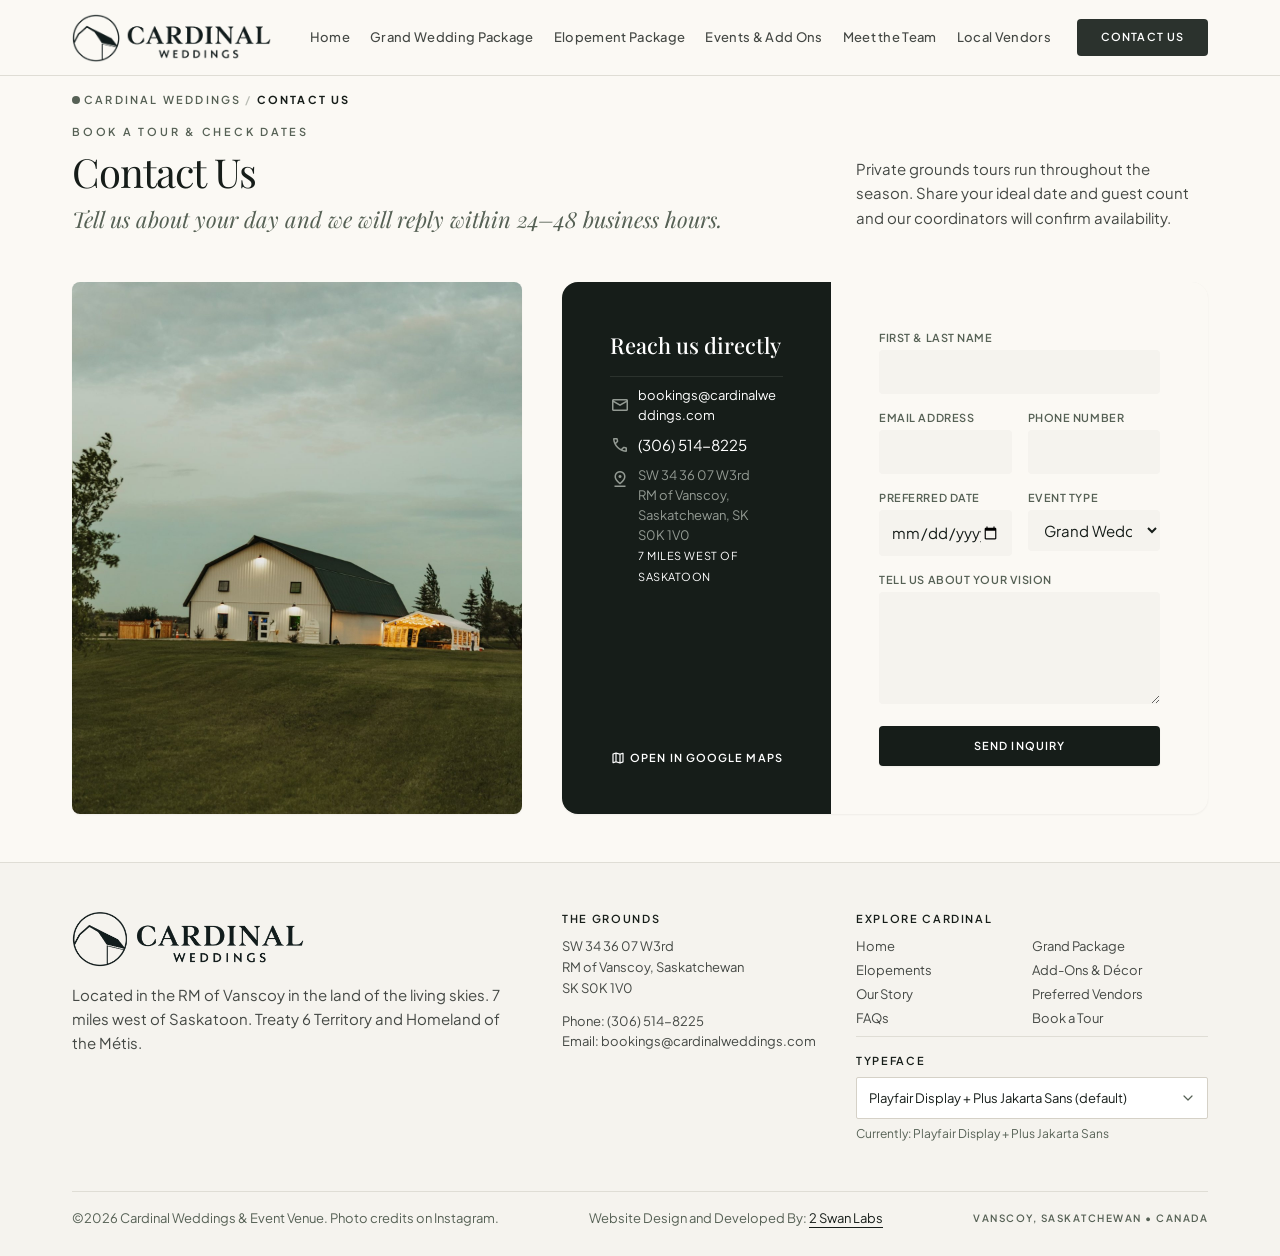
<file: contact-us.html>
<!DOCTYPE html>

<html lang="en"><head><title>Contact Us | Cardinal Weddings</title><meta charset="utf-8"/><meta content="width=device-width, initial-scale=1.0" name="viewport"/><meta content="web_standard" name="shell-type"/><link href="https://fonts.googleapis.com" rel="preconnect"/><link crossorigin="" href="https://fonts.gstatic.com" rel="preconnect"/><link href="https://fonts.googleapis.com/css2?family=Playfair+Display:ital,wght@0,400;0,500;0,600;1,400&amp;family=Plus+Jakarta+Sans:wght@300;400;500;600&amp;display=swap" rel="stylesheet"/>
<link href="https://fonts.googleapis.com/css2?family=Material+Symbols+Outlined:wght,FILL@100..700,0..1&amp;display=swap" rel="stylesheet"/><style>@layer base{html,body{margin:0;padding:0;}body{overscroll-behavior:none;}main>:first-child{margin-top:0!important;}main>:last-child{margin-bottom:0!important;}}::-webkit-scrollbar{display:none;}</style><link href="assets/styles.css" rel="stylesheet"/><link rel="icon" type="image/png" href="assets/favicon.png"/><link rel="apple-touch-icon" href="assets/apple-touch-icon.png"/><meta name="description" content="Book a tour or check dates at Cardinal Weddings &amp; Event Venue, 7 miles west of Saskatoon in the RM of Vanscoy, Saskatchewan."/><meta name="theme-color" content="#fbf9f4"/><meta property="og:type" content="website"/><meta property="og:site_name" content="Cardinal Weddings &amp; Event Venue"/><meta property="og:description" content="Book a tour or check dates at Cardinal Weddings &amp; Event Venue, 7 miles west of Saskatoon in the RM of Vanscoy, Saskatchewan."/><script src="assets/fonts.js"></script></head><body class="bg-surface font-body-md text-on-surface antialiased selection:bg-secondary-container selection:text-on-secondary-container"><style>
#site-header .hdr-bar{transition:background-color .3s,border-color .3s,backdrop-filter .3s}
#site-header.on-hero:not(.solid) .hdr-bar{background:transparent;border-bottom-color:rgba(251,249,244,.22);-webkit-backdrop-filter:none;backdrop-filter:none}
#site-header.on-hero:not(.solid) .hdr-text,#site-header.on-hero:not(.solid) .hdr-link{color:#fbf9f4}
#site-header.on-hero:not(.solid) .hdr-link:hover{color:#fff}
#site-header.on-hero:not(.solid) .hdr-link::after{background:#fbf9f4}
#site-header.on-hero:not(.solid) .hdr-sub{color:rgba(251,249,244,.8)}
#site-header.on-hero:not(.solid) .hdr-cta{background:#fbf9f4;color:#2b322d}
#site-header.on-hero:not(.solid) .hdr-cta:hover{background:#fff}
.hero-section{min-height:100vh;min-height:100svh}
@media(min-width:640px){.hero-section{min-height:clamp(560px,80vh,860px);min-height:clamp(560px,80svh,860px)}}
@media(min-width:1024px){.hero-section{min-height:max(640px,85vh,min(calc(100vw * var(--hero-ratio,.5625)),100vh));min-height:max(640px,85svh,min(calc(100vw * var(--hero-ratio,.5625)),100svh))}}
html{scroll-behavior:smooth;scroll-padding-top:92px}
::selection{background:#d9e6d7;color:#2b322d}
a:focus-visible,button:focus-visible,select:focus-visible,[tabindex]:focus-visible{outline:2px solid #2b322d;outline-offset:3px;border-radius:2px}
#site-header a:focus-visible,#site-header button:focus-visible{outline-color:#939a93}
h1,h2,h3{text-wrap:balance}
p{text-wrap:pretty}
.slider{position:relative;overflow:hidden}
.slider .slide{position:absolute;inset:0;width:100%;height:100%;object-fit:cover;opacity:0;transition:opacity 1s ease,transform .7s ease}
.slider .slide.is-active{opacity:1}
.slider-dots{position:absolute;right:.5rem;bottom:.5rem;display:flex;align-items:center;z-index:5}
.slider-dot{position:relative;width:1.5rem;height:1.5rem;background:none;border:0;padding:0;cursor:pointer}
.slider-dot::before{content:"";position:absolute;left:50%;top:50%;width:6px;height:6px;border-radius:9999px;background:rgba(251,249,244,.6);box-shadow:0 0 0 1px rgba(0,0,0,.14);transform:translate(-50%,-50%);transition:width .35s ease,background-color .35s ease}
.slider-dot.is-active::before{width:20px;background:#fbf9f4}
.js .reveal{opacity:0;transition:opacity .9s ease;animation:reveal-fallback 0s linear 3s forwards}
.js .reveal.reveal-in{opacity:1}
@keyframes reveal-fallback{to{opacity:1}}
html.font-custom #site-header nav a.hdr-link{letter-spacing:0;padding-left:.5rem;padding-right:.5rem;font-size:12.5px}
html.font-custom #site-header nav a.hdr-link::after{left:.5rem;right:.5rem}
@media (prefers-reduced-motion:reduce){html{scroll-behavior:auto}.js .reveal{opacity:1;animation:none}.slider .slide{transition:none}}
.logo-light{display:none}
#site-header.on-hero:not(.solid) .logo-light{display:block}
#site-header.on-hero:not(.solid) .logo-dark{display:none}
.hdr-text,.hdr-link,.hdr-sub,.hdr-cta{transition:color .3s,background-color .3s}
</style><header class="fixed top-0 inset-x-0 z-50" id="site-header">
<div class="hdr-bar h-[76px] bg-surface/95 backdrop-blur-xl border-b border-[#DFDDD5] transition-colors duration-300">
<div class="max-w-[1320px] mx-auto h-full px-margin md:px-margin-tablet lg:px-margin-desktop flex items-center justify-between">
<a href="index.html" class="flex items-center flex-shrink-0" aria-label="Cardinal Weddings, home"><img src="assets/logo-black.png" alt="Cardinal Weddings" class="logo-dark h-10 sm:h-12 w-auto" width="200" height="48"/><img src="assets/logo-white.png" alt="" aria-hidden="true" class="logo-light h-10 sm:h-12 w-auto" width="200" height="48"/></a>
<nav class="hidden xl:flex items-center" aria-label="Primary"><a href="index.html" class="hdr-link relative whitespace-nowrap px-2.5 py-2 font-label-md text-[13px] font-medium tracking-wide transition-colors after:content-[''] after:absolute after:left-2.5 after:right-2.5 after:bottom-0 after:h-px after:bg-primary after:origin-left after:transition-transform after:duration-300 text-on-surface-variant hover:text-primary after:scale-x-0 hover:after:scale-x-100">Home</a><a href="grand-wedding-package.html" class="hdr-link relative whitespace-nowrap px-2.5 py-2 font-label-md text-[13px] font-medium tracking-wide transition-colors after:content-[''] after:absolute after:left-2.5 after:right-2.5 after:bottom-0 after:h-px after:bg-primary after:origin-left after:transition-transform after:duration-300 text-on-surface-variant hover:text-primary after:scale-x-0 hover:after:scale-x-100">Grand Wedding Package</a><a href="elopement-wedding-package.html" class="hdr-link relative whitespace-nowrap px-2.5 py-2 font-label-md text-[13px] font-medium tracking-wide transition-colors after:content-[''] after:absolute after:left-2.5 after:right-2.5 after:bottom-0 after:h-px after:bg-primary after:origin-left after:transition-transform after:duration-300 text-on-surface-variant hover:text-primary after:scale-x-0 hover:after:scale-x-100">Elopement Package</a><a href="other-events-and-add-ons.html" class="hdr-link relative whitespace-nowrap px-2.5 py-2 font-label-md text-[13px] font-medium tracking-wide transition-colors after:content-[''] after:absolute after:left-2.5 after:right-2.5 after:bottom-0 after:h-px after:bg-primary after:origin-left after:transition-transform after:duration-300 text-on-surface-variant hover:text-primary after:scale-x-0 hover:after:scale-x-100">Events &amp; Add Ons</a><a href="meet-the-team.html" class="hdr-link relative whitespace-nowrap px-2.5 py-2 font-label-md text-[13px] font-medium tracking-wide transition-colors after:content-[''] after:absolute after:left-2.5 after:right-2.5 after:bottom-0 after:h-px after:bg-primary after:origin-left after:transition-transform after:duration-300 text-on-surface-variant hover:text-primary after:scale-x-0 hover:after:scale-x-100">Meet the Team</a><a href="local-vendors.html" class="hdr-link relative whitespace-nowrap px-2.5 py-2 font-label-md text-[13px] font-medium tracking-wide transition-colors after:content-[''] after:absolute after:left-2.5 after:right-2.5 after:bottom-0 after:h-px after:bg-primary after:origin-left after:transition-transform after:duration-300 text-on-surface-variant hover:text-primary after:scale-x-0 hover:after:scale-x-100">Local Vendors</a><a href="contact-us.html" class="hdr-cta ml-4 inline-flex items-center whitespace-nowrap px-6 py-2.5 rounded-lg font-label-uppercase text-[11px] font-semibold tracking-[0.1em] uppercase transition-colors bg-primary-container text-on-primary" aria-current="page">Contact Us</a></nav>
<button type="button" id="menu-toggle" class="hdr-text xl:hidden w-11 h-11 -mr-2 inline-flex items-center justify-center text-primary" aria-expanded="false" aria-controls="mobile-menu" aria-label="Open menu"><span class="material-symbols-outlined text-[28px]" id="menu-icon" aria-hidden="true">menu</span></button>
</div></div>
<div id="mobile-menu" class="hidden xl:hidden absolute top-full inset-x-0 bg-surface border-b border-[#DFDDD5] shadow-[0_16px_36px_-12px_rgba(43,50,45,0.12)] max-h-[calc(100vh-76px)] overflow-y-auto">
<nav class="max-w-[1320px] mx-auto px-margin md:px-margin-tablet pb-space-md pt-1" aria-label="Mobile"><a href="index.html" class="block py-3 font-headline-sm text-[22px] border-b border-[#DFDDD5] text-on-surface-variant">Home</a><a href="grand-wedding-package.html" class="block py-3 font-headline-sm text-[22px] border-b border-[#DFDDD5] text-on-surface-variant">Grand Wedding Package</a><a href="elopement-wedding-package.html" class="block py-3 font-headline-sm text-[22px] border-b border-[#DFDDD5] text-on-surface-variant">Elopement Package</a><a href="other-events-and-add-ons.html" class="block py-3 font-headline-sm text-[22px] border-b border-[#DFDDD5] text-on-surface-variant">Events &amp; Add Ons</a><a href="meet-the-team.html" class="block py-3 font-headline-sm text-[22px] border-b border-[#DFDDD5] text-on-surface-variant">Meet the Team</a><a href="local-vendors.html" class="block py-3 font-headline-sm text-[22px] border-b border-[#DFDDD5] text-on-surface-variant">Local Vendors</a><a href="contact-us.html" class="mt-space-md flex items-center justify-center px-6 py-3 rounded-lg bg-primary text-on-primary font-label-uppercase text-[11px] font-semibold tracking-[0.1em] uppercase">Contact Us</a></nav>
</div>
</header><main class="w-full pt-[76px] bg-surface"><div class="flex flex-col w-full">
<section class="w-full bg-surface pt-space-md pb-space-xl">
<div class="max-w-[1320px] mx-auto px-margin md:px-margin-tablet lg:px-margin-desktop">
<div class="flex items-center gap-space-xs text-secondary font-label-uppercase text-label-uppercase tracking-[0.2em] uppercase pb-space-md">
<span class="inline-block w-2 h-2 rounded-full bg-secondary"></span><span>Cardinal Weddings</span><span class="opacity-40">/</span><span class="text-primary font-bold">Contact Us</span>
</div>
<div class="grid grid-cols-1 lg:grid-cols-12 gap-gutter lg:gap-gutter-desktop items-end mb-space-xl">
<div class="lg:col-span-8 space-y-space-sm">
<span class="font-label-uppercase text-label-uppercase tracking-[0.25em] text-secondary uppercase block">Book a Tour &amp; Check Dates</span>
<h1 class="font-headline-lg text-headline-lg text-primary tracking-tight">Contact Us</h1>
<p class="font-headline-sm text-headline-sm text-secondary font-light italic">Tell us about your day and we will reply within 24–48 business hours.</p>
</div>
<div class="lg:col-span-4 lg:pb-1"><p class="font-body-md text-body-md text-on-surface-variant leading-relaxed">Private grounds tours run throughout the season. Share your ideal date and guest count and our coordinators will confirm availability.</p></div>
</div>
<div class="grid grid-cols-1 md:grid-cols-12 gap-gutter-desktop items-stretch">
<div class="md:col-span-5 relative group overflow-hidden rounded-xl bg-surface-container-low shadow-sm min-h-[320px]">
<img loading="lazy" decoding="async" alt="The white gambrel barn at twilight with the lit canopy tent beside it" class="absolute inset-0 w-full h-full object-cover" style="object-position:center 70%" src="assets/barn-twilight.jpg"/>
</div>
<div class="md:col-span-7 bg-surface-container rounded-2xl overflow-hidden shadow-sm">
<div class="grid grid-cols-1 lg:grid-cols-12">
<div class="lg:col-span-5 p-space-lg md:p-space-xl bg-primary text-on-primary flex flex-col justify-between">
<div class="space-y-space-md">
<h2 class="font-headline-sm text-headline-sm text-on-primary">Reach us directly</h2>
<div class="space-y-space-sm pt-space-sm border-t border-primary-container">
<div class="flex items-center gap-space-sm"><span class="material-symbols-outlined text-[20px] text-on-primary-container">mail</span><a class="font-body-sm text-body-sm hover:underline break-all" href="mailto:bookings@cardinalweddings.com">bookings@cardinalweddings.com</a></div>
<div class="flex items-center gap-space-sm"><span class="material-symbols-outlined text-[20px] text-on-primary-container">call</span><a class="font-body-md text-body-md hover:underline" href="tel:3065148225">(306) 514-8225</a></div>
<div class="flex items-start gap-space-sm"><span class="material-symbols-outlined text-[20px] text-on-primary-container mt-1">pin_drop</span><p class="font-body-sm text-body-sm text-on-primary-container">SW 34 36 07 W3rd<br/>RM of Vanscoy, Saskatchewan, SK S0K 1V0<br/><span class="text-on-primary text-[11px] uppercase tracking-wider">7 miles west of Saskatoon</span></p></div>
</div>
</div>
<a class="mt-space-lg font-label-uppercase text-label-uppercase tracking-widest uppercase text-on-primary hover:underline inline-flex items-center gap-1" href="https://maps.google.com/?q=Vanscoy,+Saskatchewan" target="_blank" rel="noopener"><span class="material-symbols-outlined text-[16px]">map</span>Open in Google Maps</a>
</div>
<div class="lg:col-span-7 p-space-lg md:p-space-xl bg-surface">
<form id="contact-form" class="space-y-space-md">
<div id="contact-fields" class="space-y-space-md">
<div>
<label class="block font-label-uppercase text-label-uppercase tracking-wider text-secondary uppercase mb-1" for="c-name">First &amp; Last Name</label>
<input id="c-name" class="w-full bg-surface-container-low text-primary px-3 py-2.5 rounded-lg text-body-md focus:outline-none focus:ring-1 focus:ring-primary" required type="text"/>
</div>
<div class="grid grid-cols-1 sm:grid-cols-2 gap-space-md">
<div><label class="block font-label-uppercase text-label-uppercase tracking-wider text-secondary uppercase mb-1" for="c-email">Email Address</label>
<input id="c-email" class="w-full bg-surface-container-low text-primary px-3 py-2.5 rounded-lg text-body-md focus:outline-none focus:ring-1 focus:ring-primary" required type="email"/></div>
<div><label class="block font-label-uppercase text-label-uppercase tracking-wider text-secondary uppercase mb-1" for="c-phone">Phone Number</label>
<input id="c-phone" class="w-full bg-surface-container-low text-primary px-3 py-2.5 rounded-lg text-body-md focus:outline-none focus:ring-1 focus:ring-primary" type="tel"/></div>
</div>
<div class="grid grid-cols-1 sm:grid-cols-2 gap-space-md">
<div><label class="block font-label-uppercase text-label-uppercase tracking-wider text-secondary uppercase mb-1" for="c-date">Preferred Date</label>
<input id="c-date" class="w-full bg-surface-container-low text-primary px-3 py-2.5 rounded-lg text-body-md focus:outline-none focus:ring-1 focus:ring-primary" type="date"/></div>
<div><label class="block font-label-uppercase text-label-uppercase tracking-wider text-secondary uppercase mb-1" for="c-type">Event Type</label>
<select id="c-type" class="w-full bg-surface-container-low text-primary px-3 py-2.5 rounded-lg text-body-md focus:outline-none focus:ring-1 focus:ring-primary"><option>Grand Wedding (50–200 guests)</option><option>Elopement (up to 50 guests)</option><option>Other event or add-on</option><option>Book a grounds tour</option></select></div>
</div>
<div><label class="block font-label-uppercase text-label-uppercase tracking-wider text-secondary uppercase mb-1" for="c-msg">Tell Us About Your Vision</label>
<textarea id="c-msg" class="w-full bg-surface-container-low text-primary px-3 py-2 rounded-lg text-body-md focus:outline-none focus:ring-1 focus:ring-primary" rows="4"></textarea></div>
<button class="w-full py-3 bg-primary text-on-primary hover:bg-primary-container rounded-lg font-label-uppercase text-label-uppercase tracking-widest uppercase transition-all shadow-sm" type="submit">Send Inquiry</button>
</div>
<div class="hidden p-space-lg bg-secondary-container rounded-xl text-center space-y-space-xs" id="contact-success">
<span class="material-symbols-outlined text-[32px] text-primary">task_alt</span>
<p class="font-headline-sm text-headline-sm text-on-secondary-fixed">Your email is ready to send</p>
<p class="font-body-sm text-body-sm text-on-secondary-container">Your email app should have opened with your details filled in. Press send there and our coordinator will reply within 24–48 business hours.</p>
</div>
</form>
</div>
</div></div></div></div></section></div></main>
<script>
document.getElementById('contact-form').addEventListener('submit',function(e){
  e.preventDefault();
  var v=function(id){return document.getElementById(id).value||'—'};
  var body='Name: '+v('c-name')+'\nEmail: '+v('c-email')+'\nPhone: '+v('c-phone')+'\nPreferred date: '+v('c-date')+'\nEvent type: '+v('c-type')+'\n\n'+v('c-msg');
  window.location.href='mailto:bookings@cardinalweddings.com?subject='+encodeURIComponent('Inquiry: '+v('c-type'))+'&body='+encodeURIComponent(body);
  document.getElementById('contact-fields').classList.add('hidden');
  document.getElementById('contact-success').classList.remove('hidden');
});
</script>
<footer class="w-full bg-surface-container-low text-on-surface-variant pt-space-xl pb-space-lg border-t border-[#DFDDD5]"><div class="max-w-[1320px] mx-auto px-margin md:px-margin-tablet lg:px-margin-desktop">
<div class="grid grid-cols-1 md:grid-cols-12 gap-gutter-desktop mb-space-xl">
<div class="md:col-span-5 flex flex-col space-y-space-md"><a href="index.html" class="inline-block" aria-label="Cardinal Weddings, home"><img src="assets/logo-black.png" alt="Cardinal Weddings" class="h-14 w-auto" width="233" height="56"/></a>
<p class="font-body-md text-body-md text-on-surface-variant max-w-md">Located in the RM of Vanscoy in the land of the living skies. 7 miles west of Saskatoon. Treaty 6 Territory and Homeland of the Métis.</p></div>
<div class="md:col-span-3 flex flex-col space-y-space-sm"><h4 class="font-label-uppercase text-[11px] tracking-[0.15em] uppercase text-primary font-semibold">The Grounds</h4>
<p class="font-body-sm text-body-sm leading-relaxed">SW 34 36 07 W3rd<br/>RM of Vanscoy, Saskatchewan<br/>SK S0K 1V0</p>
<p class="font-body-sm text-body-sm pt-space-xs">Phone: <a class="hover:text-primary" href="tel:3065148225">(306) 514-8225</a><br/>Email: <a class="hover:text-primary" href="mailto:bookings@cardinalweddings.com">bookings@cardinalweddings.com</a></p></div>
<div class="md:col-span-4 flex flex-col space-y-space-sm"><h4 class="font-label-uppercase text-[11px] tracking-[0.15em] uppercase text-primary font-semibold">Explore Cardinal</h4>
<div class="grid grid-cols-2 gap-y-space-xs font-body-sm text-body-sm"><a class="hover:text-primary transition-colors" href="index.html">Home</a><a class="hover:text-primary transition-colors" href="grand-wedding-package.html">Grand Package</a><a class="hover:text-primary transition-colors" href="elopement-wedding-package.html">Elopements</a><a class="hover:text-primary transition-colors" href="other-events-and-add-ons.html">Add-Ons &amp; Décor</a><a class="hover:text-primary transition-colors" href="meet-the-team.html">Our Story</a><a class="hover:text-primary transition-colors" href="local-vendors.html">Preferred Vendors</a><a class="hover:text-primary transition-colors" href="faqs.html">FAQs</a><a class="hover:text-primary transition-colors" href="contact-us.html">Book a Tour</a></div>
<div class="pt-space-md mt-space-xs border-t border-[#DFDDD5]"><label for="font-select" class="font-label-uppercase text-[11px] tracking-[0.15em] uppercase text-primary font-semibold block mb-2">Typeface</label>
<div class="relative"><select id="font-select" class="appearance-none w-full bg-surface-container-lowest border border-[#D5D1C7] rounded px-3 py-2.5 pr-10 font-body-sm text-body-sm text-primary cursor-pointer focus:outline-none focus:border-primary"><option value="default">Playfair Display + Plus Jakarta Sans (default)</option><option value="poppins">Poppins</option><option value="inter">Inter</option><option value="dm-sans">DM Sans</option><option value="montserrat">Montserrat</option><option value="manrope">Manrope</option><option value="open-sans">Open Sans</option><option value="helvetica">Helvetica</option><option value="lora">Lora</option><option value="cormorant">Cormorant Garamond</option></select>
<svg class="pointer-events-none absolute right-3 top-1/2 -translate-y-1/2 w-4 h-4 text-secondary" viewBox="0 0 24 24" fill="none" stroke="currentColor" stroke-width="1.8" stroke-linecap="round" stroke-linejoin="round" aria-hidden="true"><path d="m6 9 6 6 6-6"/></svg></div>
<p id="font-current" class="mt-1.5 font-body-sm text-[12px] text-secondary">Currently: Playfair Display + Plus Jakarta Sans</p></div></div></div>
<div class="border-t border-[#DFDDD5] pt-space-md flex flex-col lg:flex-row items-center justify-between gap-space-sm font-body-sm text-body-sm text-secondary text-center lg:text-left">
<p>©2026 Cardinal Weddings &amp; Event Venue. Photo credits on Instagram.</p>
<p>Website Design and Developed By: <a class="text-primary underline underline-offset-4 hover:text-secondary transition-colors" href="https://2swan.in" target="_blank" rel="noopener">2 Swan Labs</a></p>
<p class="font-label-uppercase text-[10px] font-semibold tracking-[0.15em] uppercase">Vanscoy, Saskatchewan • Canada</p></div></div></footer><script src="assets/site.js" defer></script><script>(function(){var h=document.getElementById('site-header'),b=document.getElementById('menu-toggle'),m=document.getElementById('mobile-menu'),i=document.getElementById('menu-icon');var open=false;function upd(){h.classList.toggle('solid',open||window.scrollY>24)}function set(o){open=o;m.classList.toggle('hidden',!o);b.setAttribute('aria-expanded',o);b.setAttribute('aria-label',o?'Close menu':'Open menu');i.textContent=o?'close':'menu';upd()}window.addEventListener('scroll',upd,{passive:true});upd();if(!b)return;b.addEventListener('click',function(){set(m.classList.contains('hidden'))});document.addEventListener('keydown',function(e){if(e.key==='Escape')set(false)});window.addEventListener('resize',function(){if(window.innerWidth>=1280)set(false)})})();</script></body></html>
</file>
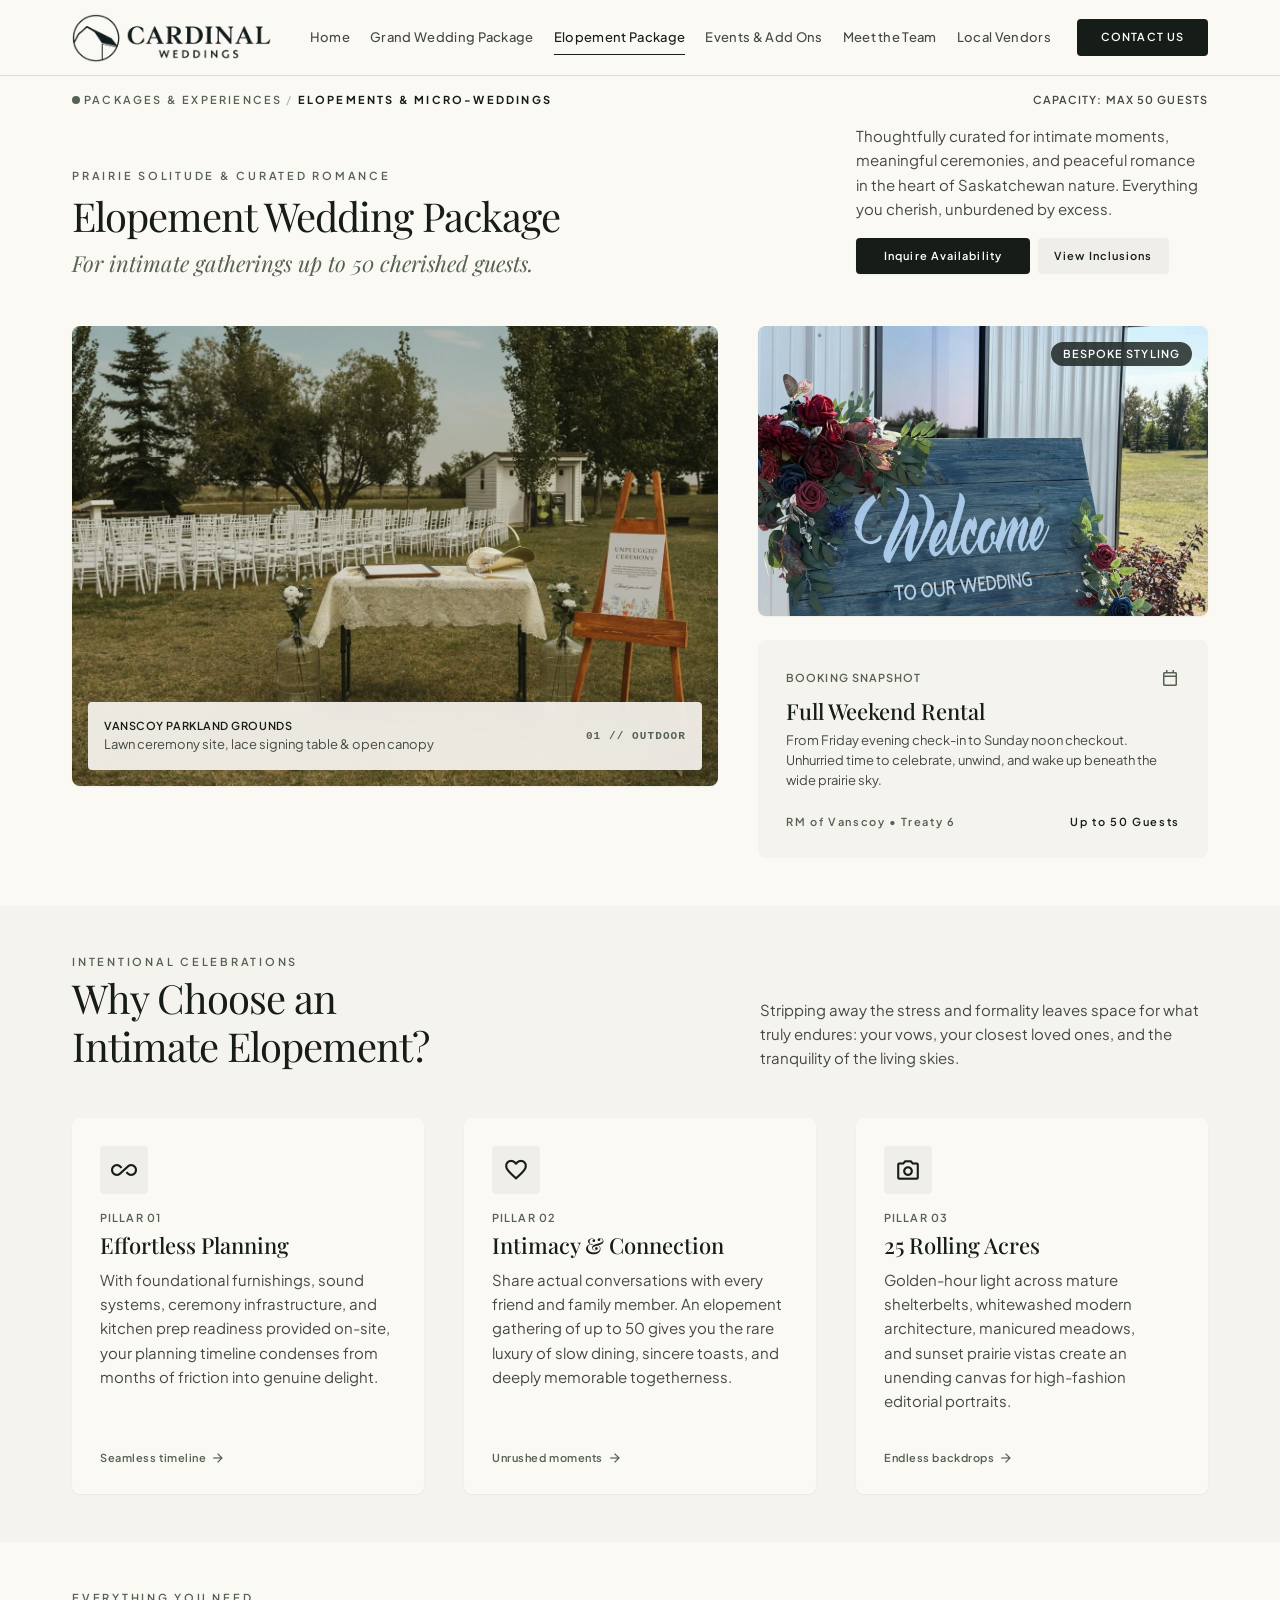
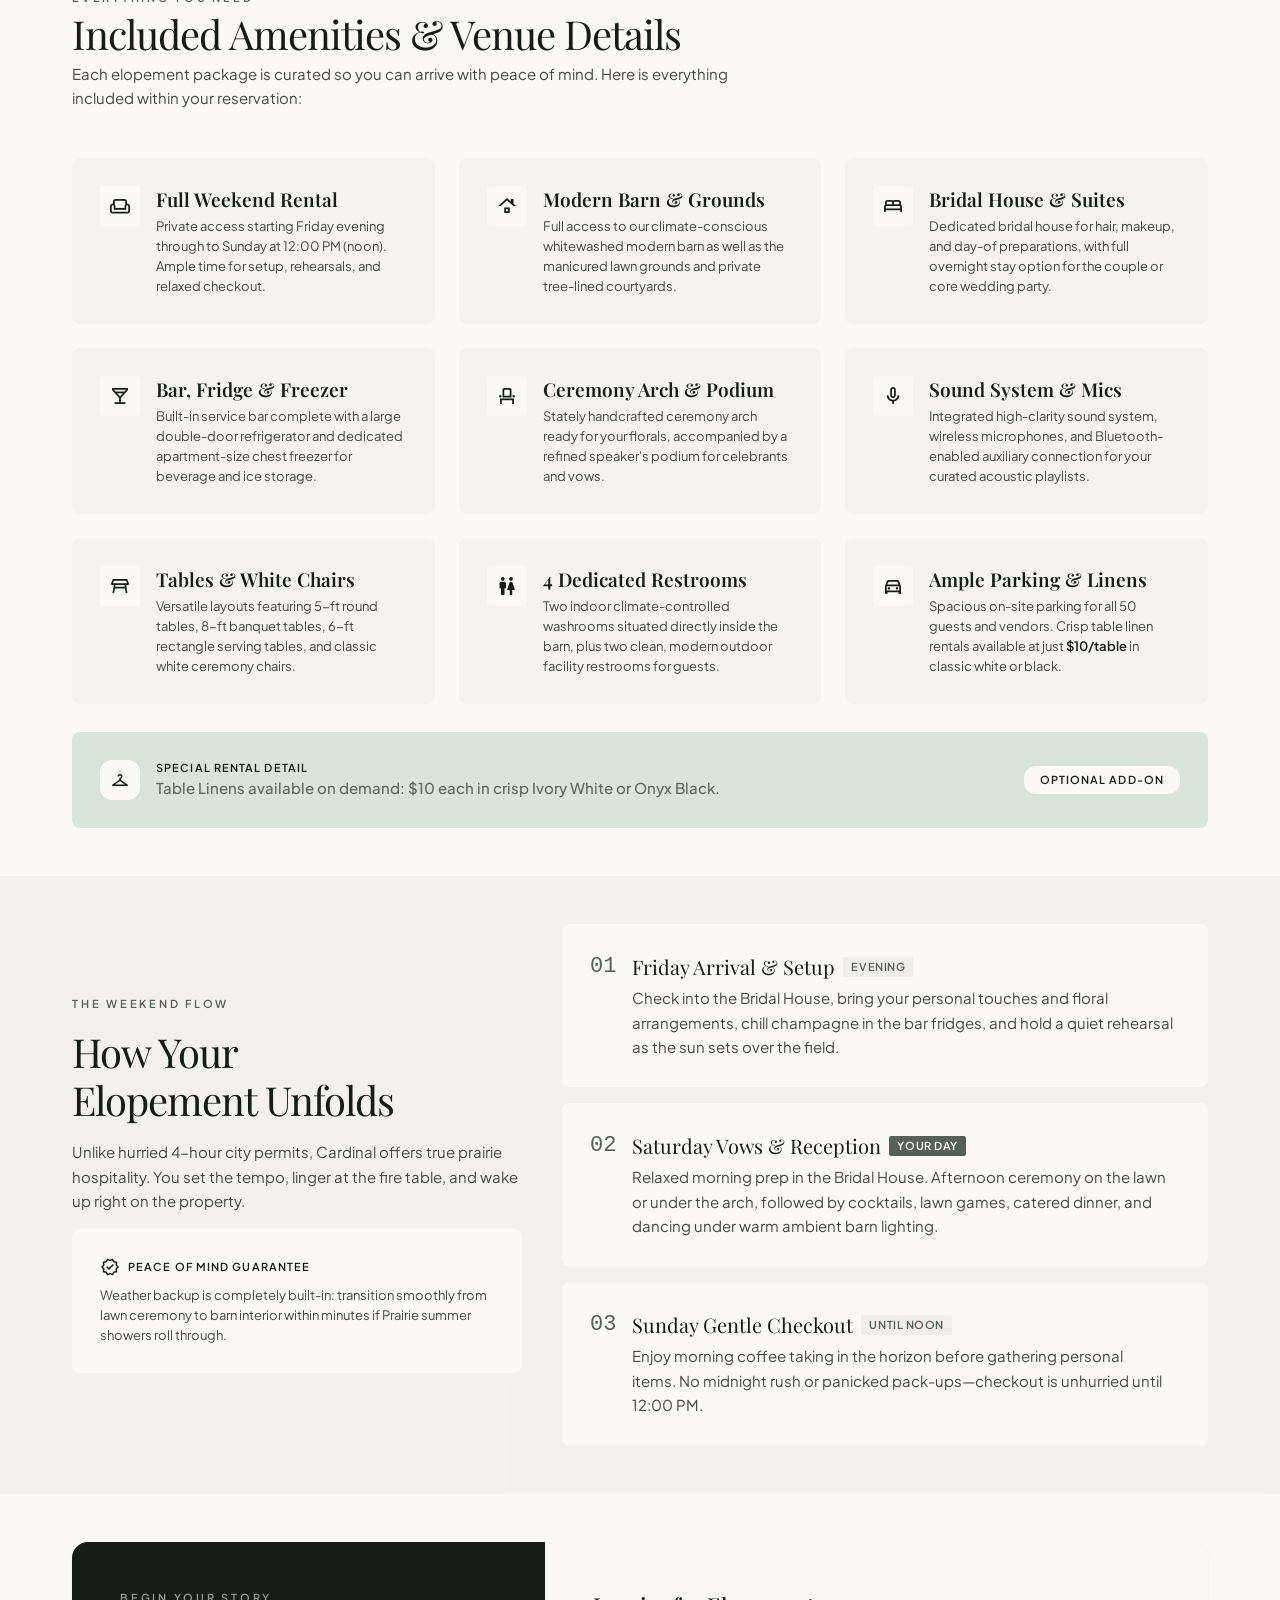
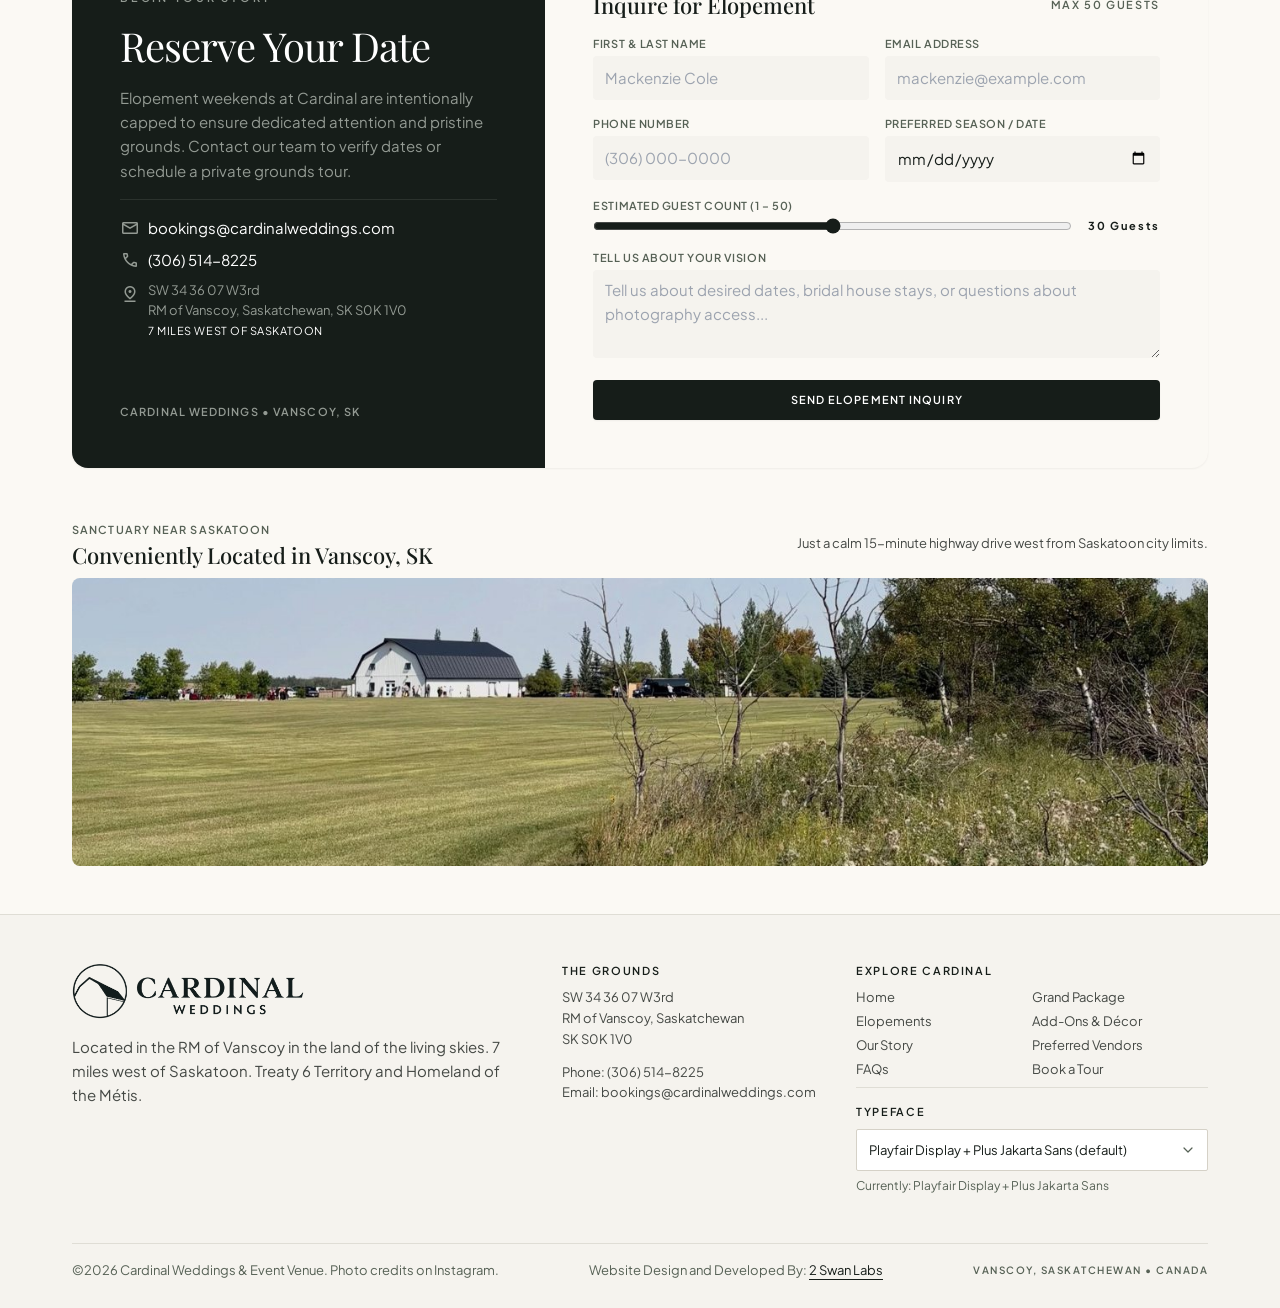
<file: elopement-wedding-package.html>
<!DOCTYPE html>

<html lang="en"><head><title>Elopement Package | Cardinal Weddings</title><meta charset="utf-8"/><meta content="width=device-width, initial-scale=1.0" name="viewport"/><meta content="web_standard" name="shell-type"/><link href="https://fonts.googleapis.com" rel="preconnect"/><link crossorigin="" href="https://fonts.gstatic.com" rel="preconnect"/><link href="https://fonts.googleapis.com/css2?family=Playfair+Display:ital,wght@0,400;0,500;0,600;1,400&amp;family=Plus+Jakarta+Sans:wght@300;400;500;600&amp;display=swap" rel="stylesheet"/>
<link href="https://fonts.googleapis.com/css2?family=Material+Symbols+Outlined:wght,FILL@100..700,0..1&amp;display=swap" rel="stylesheet"/><style>@layer base{html,body{margin:0;padding:0;}body{overscroll-behavior:none;}main>:first-child{margin-top:0!important;}main>:last-child{margin-bottom:0!important;}}::-webkit-scrollbar{display:none;}</style><link href="assets/styles.css" rel="stylesheet"/><link rel="icon" type="image/png" href="assets/favicon.png"/><link rel="apple-touch-icon" href="assets/apple-touch-icon.png"/><meta name="description" content="An intimate elopement or small wedding at Cardinal Weddings &amp; Event Venue in the RM of Vanscoy, Saskatchewan."/><meta name="theme-color" content="#fbf9f4"/><meta property="og:type" content="website"/><meta property="og:site_name" content="Cardinal Weddings &amp; Event Venue"/><meta property="og:description" content="An intimate elopement or small wedding at Cardinal Weddings &amp; Event Venue in the RM of Vanscoy, Saskatchewan."/><script src="assets/fonts.js"></script></head><body class="bg-surface font-body-md text-on-surface antialiased selection:bg-secondary-container selection:text-on-secondary-container"><style>
#site-header .hdr-bar{transition:background-color .3s,border-color .3s,backdrop-filter .3s}
#site-header.on-hero:not(.solid) .hdr-bar{background:transparent;border-bottom-color:rgba(251,249,244,.22);-webkit-backdrop-filter:none;backdrop-filter:none}
#site-header.on-hero:not(.solid) .hdr-text,#site-header.on-hero:not(.solid) .hdr-link{color:#fbf9f4}
#site-header.on-hero:not(.solid) .hdr-link:hover{color:#fff}
#site-header.on-hero:not(.solid) .hdr-link::after{background:#fbf9f4}
#site-header.on-hero:not(.solid) .hdr-sub{color:rgba(251,249,244,.8)}
#site-header.on-hero:not(.solid) .hdr-cta{background:#fbf9f4;color:#2b322d}
#site-header.on-hero:not(.solid) .hdr-cta:hover{background:#fff}
.hero-section{min-height:100vh;min-height:100svh}
@media(min-width:640px){.hero-section{min-height:clamp(560px,80vh,860px);min-height:clamp(560px,80svh,860px)}}
@media(min-width:1024px){.hero-section{min-height:max(640px,85vh,min(calc(100vw * var(--hero-ratio,.5625)),100vh));min-height:max(640px,85svh,min(calc(100vw * var(--hero-ratio,.5625)),100svh))}}
html{scroll-behavior:smooth;scroll-padding-top:92px}
::selection{background:#d9e6d7;color:#2b322d}
a:focus-visible,button:focus-visible,select:focus-visible,[tabindex]:focus-visible{outline:2px solid #2b322d;outline-offset:3px;border-radius:2px}
#site-header a:focus-visible,#site-header button:focus-visible{outline-color:#939a93}
h1,h2,h3{text-wrap:balance}
p{text-wrap:pretty}
.slider{position:relative;overflow:hidden}
.slider .slide{position:absolute;inset:0;width:100%;height:100%;object-fit:cover;opacity:0;transition:opacity 1s ease,transform .7s ease}
.slider .slide.is-active{opacity:1}
.slider-dots{position:absolute;right:.5rem;bottom:.5rem;display:flex;align-items:center;z-index:5}
.slider-dot{position:relative;width:1.5rem;height:1.5rem;background:none;border:0;padding:0;cursor:pointer}
.slider-dot::before{content:"";position:absolute;left:50%;top:50%;width:6px;height:6px;border-radius:9999px;background:rgba(251,249,244,.6);box-shadow:0 0 0 1px rgba(0,0,0,.14);transform:translate(-50%,-50%);transition:width .35s ease,background-color .35s ease}
.slider-dot.is-active::before{width:20px;background:#fbf9f4}
.js .reveal{opacity:0;transition:opacity .9s ease;animation:reveal-fallback 0s linear 3s forwards}
.js .reveal.reveal-in{opacity:1}
@keyframes reveal-fallback{to{opacity:1}}
html.font-custom #site-header nav a.hdr-link{letter-spacing:0;padding-left:.5rem;padding-right:.5rem;font-size:12.5px}
html.font-custom #site-header nav a.hdr-link::after{left:.5rem;right:.5rem}
@media (prefers-reduced-motion:reduce){html{scroll-behavior:auto}.js .reveal{opacity:1;animation:none}.slider .slide{transition:none}}
.logo-light{display:none}
#site-header.on-hero:not(.solid) .logo-light{display:block}
#site-header.on-hero:not(.solid) .logo-dark{display:none}
.hdr-text,.hdr-link,.hdr-sub,.hdr-cta{transition:color .3s,background-color .3s}
</style><header class="fixed top-0 inset-x-0 z-50" id="site-header">
<div class="hdr-bar h-[76px] bg-surface/95 backdrop-blur-xl border-b border-[#DFDDD5] transition-colors duration-300">
<div class="max-w-[1320px] mx-auto h-full px-margin md:px-margin-tablet lg:px-margin-desktop flex items-center justify-between">
<a href="index.html" class="flex items-center flex-shrink-0" aria-label="Cardinal Weddings, home"><img src="assets/logo-black.png" alt="Cardinal Weddings" class="logo-dark h-10 sm:h-12 w-auto" width="200" height="48"/><img src="assets/logo-white.png" alt="" aria-hidden="true" class="logo-light h-10 sm:h-12 w-auto" width="200" height="48"/></a>
<nav class="hidden xl:flex items-center" aria-label="Primary"><a href="index.html" class="hdr-link relative whitespace-nowrap px-2.5 py-2 font-label-md text-[13px] font-medium tracking-wide transition-colors after:content-[''] after:absolute after:left-2.5 after:right-2.5 after:bottom-0 after:h-px after:bg-primary after:origin-left after:transition-transform after:duration-300 text-on-surface-variant hover:text-primary after:scale-x-0 hover:after:scale-x-100">Home</a><a href="grand-wedding-package.html" class="hdr-link relative whitespace-nowrap px-2.5 py-2 font-label-md text-[13px] font-medium tracking-wide transition-colors after:content-[''] after:absolute after:left-2.5 after:right-2.5 after:bottom-0 after:h-px after:bg-primary after:origin-left after:transition-transform after:duration-300 text-on-surface-variant hover:text-primary after:scale-x-0 hover:after:scale-x-100">Grand Wedding Package</a><a href="elopement-wedding-package.html" class="hdr-link relative whitespace-nowrap px-2.5 py-2 font-label-md text-[13px] font-medium tracking-wide transition-colors after:content-[''] after:absolute after:left-2.5 after:right-2.5 after:bottom-0 after:h-px after:bg-primary after:origin-left after:transition-transform after:duration-300 text-primary after:scale-x-100" aria-current="page">Elopement Package</a><a href="other-events-and-add-ons.html" class="hdr-link relative whitespace-nowrap px-2.5 py-2 font-label-md text-[13px] font-medium tracking-wide transition-colors after:content-[''] after:absolute after:left-2.5 after:right-2.5 after:bottom-0 after:h-px after:bg-primary after:origin-left after:transition-transform after:duration-300 text-on-surface-variant hover:text-primary after:scale-x-0 hover:after:scale-x-100">Events &amp; Add Ons</a><a href="meet-the-team.html" class="hdr-link relative whitespace-nowrap px-2.5 py-2 font-label-md text-[13px] font-medium tracking-wide transition-colors after:content-[''] after:absolute after:left-2.5 after:right-2.5 after:bottom-0 after:h-px after:bg-primary after:origin-left after:transition-transform after:duration-300 text-on-surface-variant hover:text-primary after:scale-x-0 hover:after:scale-x-100">Meet the Team</a><a href="local-vendors.html" class="hdr-link relative whitespace-nowrap px-2.5 py-2 font-label-md text-[13px] font-medium tracking-wide transition-colors after:content-[''] after:absolute after:left-2.5 after:right-2.5 after:bottom-0 after:h-px after:bg-primary after:origin-left after:transition-transform after:duration-300 text-on-surface-variant hover:text-primary after:scale-x-0 hover:after:scale-x-100">Local Vendors</a><a href="contact-us.html" class="hdr-cta ml-4 inline-flex items-center whitespace-nowrap px-6 py-2.5 rounded-lg font-label-uppercase text-[11px] font-semibold tracking-[0.1em] uppercase transition-colors bg-primary text-on-primary hover:bg-[#414A43]">Contact Us</a></nav>
<button type="button" id="menu-toggle" class="hdr-text xl:hidden w-11 h-11 -mr-2 inline-flex items-center justify-center text-primary" aria-expanded="false" aria-controls="mobile-menu" aria-label="Open menu"><span class="material-symbols-outlined text-[28px]" id="menu-icon" aria-hidden="true">menu</span></button>
</div></div>
<div id="mobile-menu" class="hidden xl:hidden absolute top-full inset-x-0 bg-surface border-b border-[#DFDDD5] shadow-[0_16px_36px_-12px_rgba(43,50,45,0.12)] max-h-[calc(100vh-76px)] overflow-y-auto">
<nav class="max-w-[1320px] mx-auto px-margin md:px-margin-tablet pb-space-md pt-1" aria-label="Mobile"><a href="index.html" class="block py-3 font-headline-sm text-[22px] border-b border-[#DFDDD5] text-on-surface-variant">Home</a><a href="grand-wedding-package.html" class="block py-3 font-headline-sm text-[22px] border-b border-[#DFDDD5] text-on-surface-variant">Grand Wedding Package</a><a href="elopement-wedding-package.html" class="block py-3 font-headline-sm text-[22px] border-b border-[#DFDDD5] text-primary italic" aria-current="page">Elopement Package</a><a href="other-events-and-add-ons.html" class="block py-3 font-headline-sm text-[22px] border-b border-[#DFDDD5] text-on-surface-variant">Events &amp; Add Ons</a><a href="meet-the-team.html" class="block py-3 font-headline-sm text-[22px] border-b border-[#DFDDD5] text-on-surface-variant">Meet the Team</a><a href="local-vendors.html" class="block py-3 font-headline-sm text-[22px] border-b border-[#DFDDD5] text-on-surface-variant">Local Vendors</a><a href="contact-us.html" class="mt-space-md flex items-center justify-center px-6 py-3 rounded-lg bg-primary text-on-primary font-label-uppercase text-[11px] font-semibold tracking-[0.1em] uppercase">Contact Us</a></nav>
</div>
</header><main class="w-full pt-[76px] bg-surface"><div class="flex flex-col w-full">
<!-- Top Editorial Header & Hero Stage -->
<section class="w-full bg-surface pt-space-md pb-space-xl">
<div class="max-w-[1320px] mx-auto px-margin md:px-margin-tablet lg:px-margin-desktop">
<!-- Breadcrumb / Eyebrow metadata -->
<div class="flex items-center justify-between pb-space-md">
<div class="flex items-center gap-space-xs text-secondary font-label-uppercase text-label-uppercase tracking-[0.2em] uppercase">
<span class="inline-block w-2 h-2 rounded-full bg-secondary"></span>
<span>Packages &amp; Experiences</span>
<span class="opacity-40">/</span>
<span class="text-primary font-bold">Elopements &amp; Micro-Weddings</span>
</div>
<div class="hidden sm:flex items-center gap-space-sm font-label-uppercase text-label-uppercase text-on-surface-variant tracking-widest uppercase">
<span>Capacity: Max 50 Guests</span>
</div>
</div>
<!-- Main Headline + Asymmetric Editorial Intro -->
<div class="grid grid-cols-1 lg:grid-cols-12 gap-gutter lg:gap-gutter-desktop items-end mb-space-xl">
<div class="lg:col-span-8 space-y-space-sm">
<span class="font-label-uppercase text-label-uppercase tracking-[0.25em] text-secondary uppercase block">
            Prairie Solitude &amp; Curated Romance
          </span>
<h1 class="font-headline-lg text-headline-lg text-primary tracking-tight">
            Elopement Wedding Package
          </h1>
<p class="font-headline-sm text-headline-sm text-secondary font-light italic">
            For intimate gatherings up to 50 cherished guests.
          </p>
</div>
<div class="lg:col-span-4 lg:pb-1">
<p class="font-body-md text-body-md text-on-surface-variant leading-relaxed">
            Thoughtfully curated for intimate moments, meaningful ceremonies, and peaceful romance in the heart of Saskatchewan nature. Everything you cherish, unburdened by excess.
          </p>
<div class="mt-space-md flex items-center gap-space-sm">
<a class="inline-flex items-center justify-center px-space-lg py-2.5 bg-primary text-on-primary hover:bg-primary-container rounded-lg font-label-uppercase text-label-uppercase tracking-widest transition-all shadow-sm" href="#inquire">
              Inquire Availability
            </a>
<a class="inline-flex items-center justify-center px-space-md py-2.5 bg-surface-container hover:bg-surface-container-high text-primary rounded-lg font-label-uppercase text-label-uppercase tracking-widest transition-all" href="#amenities">
              View Inclusions
            </a>
</div>
</div>
</div>
<!-- Feature Visual Mosaic with Provided Imagery -->
<div class="grid grid-cols-1 md:grid-cols-12 gap-gutter-desktop items-stretch">
<!-- Main Lawn Ceremony Scene (IMAGE_2) -->
<div class="md:col-span-7 flex flex-col justify-between">
<div class="relative group overflow-hidden rounded-xl bg-surface-container-low shadow-sm">
<img loading="lazy" decoding="async" alt="Serene outdoor wedding ceremony setup at Cardinal Weddings with white chairs, lace-draped signing table, and prairie trees" class="w-full h-[460px] object-cover transition-transform duration-700 ease-out group-hover:scale-[1.02]" src="assets/ceremony.jpg"/>
<div class="absolute bottom-4 left-4 right-4 p-space-md bg-surface/90 backdrop-blur-md rounded-lg flex items-center justify-between">
<div>
<p class="font-label-uppercase text-label-uppercase text-primary font-semibold tracking-wider uppercase">Vanscoy Parkland Grounds</p>
<p class="font-body-sm text-body-sm text-on-surface-variant">Lawn ceremony site, lace signing table &amp; open canopy</p>
</div>
<span class="font-label-uppercase text-label-uppercase tracking-widest text-secondary font-mono">01 // OUTDOOR</span>
</div>
</div>
</div>
<!-- Secondary Signage Scene (IMAGE_6) + Curated Metric Box -->
<div class="md:col-span-5 flex flex-col justify-between gap-gutter">
<div class="relative group overflow-hidden rounded-xl bg-surface-container-low shadow-sm">
<img loading="lazy" decoding="async" alt="Handcrafted rustic blue wooden wedding welcome easel framed with rich burgundy and navy florals next to white modern barn siding" class="w-full h-[290px] object-cover transition-transform duration-700 ease-out group-hover:scale-[1.02]" src="assets/welcome-sign.jpg"/>
<div class="absolute top-4 right-4 bg-primary/80 backdrop-blur-md text-on-primary font-label-uppercase text-label-uppercase tracking-widest uppercase px-3 py-1 rounded-full">
              Bespoke Styling
            </div>
</div>
<!-- Feature Highlight Card -->
<div class="bg-surface-container-low rounded-xl p-space-lg flex flex-col justify-between">
<div class="flex items-center justify-between pb-space-sm">
<span class="font-label-uppercase text-label-uppercase tracking-widest text-secondary uppercase">Booking Snapshot</span>
<span class="material-symbols-outlined text-secondary text-[20px]">calendar_today</span>
</div>
<p class="font-headline-sm text-headline-sm text-primary">Full Weekend Rental</p>
<p class="font-body-sm text-body-sm text-on-surface-variant mt-1">
              From Friday evening check-in to Sunday noon checkout. Unhurried time to celebrate, unwind, and wake up beneath the wide prairie sky.
            </p>
<div class="mt-space-md pt-space-sm flex items-center justify-between font-label-uppercase text-label-uppercase text-secondary">
<span>RM of Vanscoy • Treaty 6</span>
<span class="text-primary font-semibold">Up to 50 Guests</span>
</div>
</div>
</div>
</div>
</div>
</section>
<!-- Editorial Pillars: Why Choose an Intimate Elopement -->
<section class="w-full bg-surface-container-low py-space-xl">
<div class="max-w-[1320px] mx-auto px-margin md:px-margin-tablet lg:px-margin-desktop">
<div class="flex flex-col md:flex-row md:items-end justify-between mb-space-xl">
<div class="max-w-xl">
<span class="font-label-uppercase text-label-uppercase tracking-[0.25em] text-secondary uppercase block mb-1">
            Intentional Celebrations
          </span>
<h2 class="font-headline-lg text-headline-lg text-primary tracking-tight">
            Why Choose an Intimate Elopement?
          </h2>
</div>
<p class="font-body-md text-body-md text-on-surface-variant max-w-md mt-space-sm md:mt-0">
          Stripping away the stress and formality leaves space for what truly endures: your vows, your closest loved ones, and the tranquility of the living skies.
        </p>
</div>
<!-- 3-Column Editorial Callout Cards -->
<div class="grid grid-cols-1 md:grid-cols-3 gap-gutter-desktop">
<!-- Pillar 1 -->
<div class="bg-surface rounded-xl p-space-lg flex flex-col justify-between shadow-sm hover:shadow-md transition-shadow">
<div>
<div class="w-12 h-12 rounded-lg bg-surface-container flex items-center justify-center text-primary mb-space-md">
<span class="material-symbols-outlined text-[26px]">all_inclusive</span>
</div>
<span class="font-label-uppercase text-label-uppercase text-secondary tracking-widest uppercase block mb-1">Pillar 01</span>
<h3 class="font-headline-sm text-headline-sm text-primary mb-space-sm">Effortless Planning</h3>
<p class="font-body-md text-body-md text-on-surface-variant leading-relaxed">
              With foundational furnishings, sound systems, ceremony infrastructure, and kitchen prep readiness provided on-site, your planning timeline condenses from months of friction into genuine delight.
            </p>
</div>
<div class="mt-space-lg pt-space-sm text-secondary font-label-uppercase text-label-uppercase tracking-wider flex items-center gap-1">
<span>Seamless timeline</span>
<span class="material-symbols-outlined text-[16px]">arrow_forward</span>
</div>
</div>
<!-- Pillar 2 -->
<div class="bg-surface rounded-xl p-space-lg flex flex-col justify-between shadow-sm hover:shadow-md transition-shadow">
<div>
<div class="w-12 h-12 rounded-lg bg-surface-container flex items-center justify-center text-primary mb-space-md">
<span class="material-symbols-outlined text-[26px]">favorite</span>
</div>
<span class="font-label-uppercase text-label-uppercase text-secondary tracking-widest uppercase block mb-1">Pillar 02</span>
<h3 class="font-headline-sm text-headline-sm text-primary mb-space-sm">Intimacy &amp; Connection</h3>
<p class="font-body-md text-body-md text-on-surface-variant leading-relaxed">
              Share actual conversations with every friend and family member. An elopement gathering of up to 50 gives you the rare luxury of slow dining, sincere toasts, and deeply memorable togetherness.
            </p>
</div>
<div class="mt-space-lg pt-space-sm text-secondary font-label-uppercase text-label-uppercase tracking-wider flex items-center gap-1">
<span>Unrushed moments</span>
<span class="material-symbols-outlined text-[16px]">arrow_forward</span>
</div>
</div>
<!-- Pillar 3 -->
<div class="bg-surface rounded-xl p-space-lg flex flex-col justify-between shadow-sm hover:shadow-md transition-shadow">
<div>
<div class="w-12 h-12 rounded-lg bg-surface-container flex items-center justify-center text-primary mb-space-md">
<span class="material-symbols-outlined text-[26px]">photo_camera</span>
</div>
<span class="font-label-uppercase text-label-uppercase text-secondary tracking-widest uppercase block mb-1">Pillar 03</span>
<h3 class="font-headline-sm text-headline-sm text-primary mb-space-sm">25 Rolling Acres</h3>
<p class="font-body-md text-body-md text-on-surface-variant leading-relaxed">
              Golden-hour light across mature shelterbelts, whitewashed modern architecture, manicured meadows, and sunset prairie vistas create an unending canvas for high-fashion editorial portraits.
            </p>
</div>
<div class="mt-space-lg pt-space-sm text-secondary font-label-uppercase text-label-uppercase tracking-wider flex items-center gap-1">
<span>Endless backdrops</span>
<span class="material-symbols-outlined text-[16px]">arrow_forward</span>
</div>
</div>
</div>
</div>
</section>
<!-- Complete Amenities & Inclusions Section -->
<section class="w-full bg-surface py-space-xl" id="amenities">
<div class="max-w-[1320px] mx-auto px-margin md:px-margin-tablet lg:px-margin-desktop">
<!-- Section Header -->
<div class="max-w-2xl mb-space-xl">
<span class="font-label-uppercase text-label-uppercase tracking-[0.25em] text-secondary uppercase block mb-1">
          Everything You Need
        </span>
<h2 class="font-headline-lg text-headline-lg text-primary tracking-tight">
          Included Amenities &amp; Venue Details
        </h2>
<p class="font-body-md text-body-md text-on-surface-variant mt-space-xs">
          Each elopement package is curated so you can arrive with peace of mind. Here is everything included within your reservation:
        </p>
</div>
<!-- Amenity Grid Mosaic -->
<div class="grid grid-cols-1 md:grid-cols-2 lg:grid-cols-3 gap-gutter">
<!-- 1. Full Weekend Access -->
<div class="bg-surface-container-low p-space-lg rounded-xl flex items-start gap-space-md">
<div class="w-10 h-10 rounded-lg bg-surface flex-shrink-0 flex items-center justify-center text-primary shadow-xs">
<span class="material-symbols-outlined text-[22px]">weekend</span>
</div>
<div>
<h3 class="font-headline-sm text-[19px] leading-snug text-primary font-semibold">Full Weekend Rental</h3>
<p class="font-body-sm text-body-sm text-on-surface-variant mt-1">
              Private access starting Friday evening through to Sunday at 12:00 PM (noon). Ample time for setup, rehearsals, and relaxed checkout.
            </p>
</div>
</div>
<!-- 2. Barn & Grounds -->
<div class="bg-surface-container-low p-space-lg rounded-xl flex items-start gap-space-md">
<div class="w-10 h-10 rounded-lg bg-surface flex-shrink-0 flex items-center justify-center text-primary shadow-xs">
<span class="material-symbols-outlined text-[22px]">roofing</span>
</div>
<div>
<h3 class="font-headline-sm text-[19px] leading-snug text-primary font-semibold">Modern Barn &amp; Grounds</h3>
<p class="font-body-sm text-body-sm text-on-surface-variant mt-1">
              Full access to our climate-conscious whitewashed modern barn as well as the manicured lawn grounds and private tree-lined courtyards.
            </p>
</div>
</div>
<!-- 3. Bridal House & Overnight -->
<div class="bg-surface-container-low p-space-lg rounded-xl flex items-start gap-space-md">
<div class="w-10 h-10 rounded-lg bg-surface flex-shrink-0 flex items-center justify-center text-primary shadow-xs">
<span class="material-symbols-outlined text-[22px]">bed</span>
</div>
<div>
<h3 class="font-headline-sm text-[19px] leading-snug text-primary font-semibold">Bridal House &amp; Suites</h3>
<p class="font-body-sm text-body-sm text-on-surface-variant mt-1">
              Dedicated bridal house for hair, makeup, and day-of preparations, with full overnight stay option for the couple or core wedding party.
            </p>
</div>
</div>
<!-- 4. Bar & Refrigeration -->
<div class="bg-surface-container-low p-space-lg rounded-xl flex items-start gap-space-md">
<div class="w-10 h-10 rounded-lg bg-surface flex-shrink-0 flex items-center justify-center text-primary shadow-xs">
<span class="material-symbols-outlined text-[22px]">local_bar</span>
</div>
<div>
<h3 class="font-headline-sm text-[19px] leading-snug text-primary font-semibold">Bar, Fridge &amp; Freezer</h3>
<p class="font-body-sm text-body-sm text-on-surface-variant mt-1">
              Built-in service bar complete with a large double-door refrigerator and dedicated apartment-size chest freezer for beverage and ice storage.
            </p>
</div>
</div>
<!-- 5. Ceremony Arch & Podium -->
<div class="bg-surface-container-low p-space-lg rounded-xl flex items-start gap-space-md">
<div class="w-10 h-10 rounded-lg bg-surface flex-shrink-0 flex items-center justify-center text-primary shadow-xs">
<span class="material-symbols-outlined text-[22px]">event_seat</span>
</div>
<div>
<h3 class="font-headline-sm text-[19px] leading-snug text-primary font-semibold">Ceremony Arch &amp; Podium</h3>
<p class="font-body-sm text-body-sm text-on-surface-variant mt-1">
              Stately handcrafted ceremony arch ready for your florals, accompanied by a refined speaker's podium for celebrants and vows.
            </p>
</div>
</div>
<!-- 6. Sound & Microphones -->
<div class="bg-surface-container-low p-space-lg rounded-xl flex items-start gap-space-md">
<div class="w-10 h-10 rounded-lg bg-surface flex-shrink-0 flex items-center justify-center text-primary shadow-xs">
<span class="material-symbols-outlined text-[22px]">mic</span>
</div>
<div>
<h3 class="font-headline-sm text-[19px] leading-snug text-primary font-semibold">Sound System &amp; Mics</h3>
<p class="font-body-sm text-body-sm text-on-surface-variant mt-1">
              Integrated high-clarity sound system, wireless microphones, and Bluetooth-enabled auxiliary connection for your curated acoustic playlists.
            </p>
</div>
</div>
<!-- 7. Tables & Seating -->
<div class="bg-surface-container-low p-space-lg rounded-xl flex items-start gap-space-md">
<div class="w-10 h-10 rounded-lg bg-surface flex-shrink-0 flex items-center justify-center text-primary shadow-xs">
<span class="material-symbols-outlined text-[22px]">table_restaurant</span>
</div>
<div>
<h3 class="font-headline-sm text-[19px] leading-snug text-primary font-semibold">Tables &amp; White Chairs</h3>
<p class="font-body-sm text-body-sm text-on-surface-variant mt-1">
              Versatile layouts featuring 5-ft round tables, 8-ft banquet tables, 6-ft rectangle serving tables, and classic white ceremony chairs.
            </p>
</div>
</div>
<!-- 8. Four Restrooms -->
<div class="bg-surface-container-low p-space-lg rounded-xl flex items-start gap-space-md">
<div class="w-10 h-10 rounded-lg bg-surface flex-shrink-0 flex items-center justify-center text-primary shadow-xs">
<span class="material-symbols-outlined text-[22px]">wc</span>
</div>
<div>
<h3 class="font-headline-sm text-[19px] leading-snug text-primary font-semibold">4 Dedicated Restrooms</h3>
<p class="font-body-sm text-body-sm text-on-surface-variant mt-1">
              Two indoor climate-controlled washrooms situated directly inside the barn, plus two clean, modern outdoor facility restrooms for guests.
            </p>
</div>
</div>
<!-- 9. Parking & Add-on Linens -->
<div class="bg-surface-container-low p-space-lg rounded-xl flex items-start gap-space-md">
<div class="w-10 h-10 rounded-lg bg-surface flex-shrink-0 flex items-center justify-center text-primary shadow-xs">
<span class="material-symbols-outlined text-[22px]">directions_car</span>
</div>
<div>
<h3 class="font-headline-sm text-[19px] leading-snug text-primary font-semibold">Ample Parking &amp; Linens</h3>
<p class="font-body-sm text-body-sm text-on-surface-variant mt-1">
              Spacious on-site parking for all 50 guests and vendors. Crisp table linen rentals available at just <span class="font-semibold text-primary">$10/table</span> in classic white or black.
            </p>
</div>
</div>
</div>
<!-- Linen Rental Spotlight Ribbon -->
<div class="mt-space-lg p-space-md md:p-space-lg bg-secondary-container rounded-xl flex flex-col md:flex-row items-center justify-between gap-space-sm">
<div class="flex items-center gap-space-md">
<div class="w-10 h-10 rounded-full bg-surface flex items-center justify-center text-primary">
<span class="material-symbols-outlined text-[20px]">checkroom</span>
</div>
<div>
<p class="font-label-uppercase text-label-uppercase text-on-secondary-fixed tracking-widest uppercase">Special Rental Detail</p>
<p class="font-body-md text-body-md text-on-secondary-container font-medium">Table Linens available on demand: $10 each in crisp Ivory White or Onyx Black.</p>
</div>
</div>
<span class="font-label-uppercase text-label-uppercase bg-surface px-4 py-1.5 rounded-full text-primary tracking-widest uppercase text-[11px] font-semibold">
          Optional Add-On
        </span>
</div>
</div>
</section>
<!-- Interactive Timeline / Weekend Experience Preview -->
<section class="w-full bg-surface-container-high/40 py-space-xl">
<div class="max-w-[1320px] mx-auto px-margin md:px-margin-tablet lg:px-margin-desktop">
<div class="grid grid-cols-1 lg:grid-cols-12 gap-gutter-desktop items-center">
<!-- Visual Accent Column -->
<div class="lg:col-span-5 space-y-space-md">
<span class="font-label-uppercase text-label-uppercase tracking-[0.25em] text-secondary uppercase block">
            The Weekend Flow
          </span>
<h2 class="font-headline-lg text-headline-lg text-primary tracking-tight">
            How Your Elopement Unfolds
          </h2>
<p class="font-body-md text-body-md text-on-surface-variant leading-relaxed">
            Unlike hurried 4-hour city permits, Cardinal offers true prairie hospitality. You set the tempo, linger at the fire table, and wake up right on the property.
          </p>
<div class="p-space-lg bg-surface rounded-xl shadow-xs space-y-space-sm">
<div class="flex items-center gap-2 text-primary">
<span class="material-symbols-outlined text-[20px]">verified</span>
<span class="font-label-uppercase text-label-uppercase tracking-widest uppercase font-semibold">Peace of Mind Guarantee</span>
</div>
<p class="font-body-sm text-body-sm text-on-surface-variant">
              Weather backup is completely built-in: transition smoothly from lawn ceremony to barn interior within minutes if Prairie summer showers roll through.
            </p>
</div>
</div>
<!-- Timeline Steps -->
<div class="lg:col-span-7 flex flex-col space-y-space-md">
<!-- Step 1 -->
<div class="bg-surface rounded-xl p-space-lg flex items-start gap-space-md shadow-xs">
<span class="font-headline-sm text-headline-sm text-secondary font-mono">01</span>
<div>
<div class="flex items-center gap-2">
<h3 class="font-headline-sm text-[20px] text-primary">Friday Arrival &amp; Setup</h3>
<span class="font-label-uppercase text-label-uppercase text-[10px] bg-surface-container px-2 py-0.5 rounded tracking-wider uppercase text-secondary">Evening</span>
</div>
<p class="font-body-md text-body-md text-on-surface-variant mt-1 leading-relaxed">
                Check into the Bridal House, bring your personal touches and floral arrangements, chill champagne in the bar fridges, and hold a quiet rehearsal as the sun sets over the field.
              </p>
</div>
</div>
<!-- Step 2 -->
<div class="bg-surface rounded-xl p-space-lg flex items-start gap-space-md shadow-xs">
<span class="font-headline-sm text-headline-sm text-secondary font-mono">02</span>
<div>
<div class="flex items-center gap-2">
<h3 class="font-headline-sm text-[20px] text-primary">Saturday Vows &amp; Reception</h3>
<span class="font-label-uppercase text-label-uppercase text-[10px] bg-secondary text-on-secondary px-2 py-0.5 rounded tracking-wider uppercase font-semibold">Your Day</span>
</div>
<p class="font-body-md text-body-md text-on-surface-variant mt-1 leading-relaxed">
                Relaxed morning prep in the Bridal House. Afternoon ceremony on the lawn or under the arch, followed by cocktails, lawn games, catered dinner, and dancing under warm ambient barn lighting.
              </p>
</div>
</div>
<!-- Step 3 -->
<div class="bg-surface rounded-xl p-space-lg flex items-start gap-space-md shadow-xs">
<span class="font-headline-sm text-headline-sm text-secondary font-mono">03</span>
<div>
<div class="flex items-center gap-2">
<h3 class="font-headline-sm text-[20px] text-primary">Sunday Gentle Checkout</h3>
<span class="font-label-uppercase text-label-uppercase text-[10px] bg-surface-container px-2 py-0.5 rounded tracking-wider uppercase text-secondary">Until Noon</span>
</div>
<p class="font-body-md text-body-md text-on-surface-variant mt-1 leading-relaxed">
                Enjoy morning coffee taking in the horizon before gathering personal items. No midnight rush or panicked pack-ups—checkout is unhurried until 12:00 PM.
              </p>
</div>
</div>
</div>
</div>
</div>
</section>
<!-- Inquire / Contact & Booking Stage -->
<section class="w-full bg-surface py-space-xl" id="inquire">
<div class="max-w-[1320px] mx-auto px-margin md:px-margin-tablet lg:px-margin-desktop">
<div class="bg-surface-container rounded-2xl overflow-hidden shadow-sm">
<div class="grid grid-cols-1 lg:grid-cols-12">
<!-- Information Column -->
<div class="lg:col-span-5 p-space-lg md:p-space-xl bg-primary text-on-primary flex flex-col justify-between">
<div class="space-y-space-md">
<span class="font-label-uppercase text-label-uppercase tracking-[0.25em] text-on-primary-container uppercase block">
                Begin Your Story
              </span>
<h2 class="font-headline-lg text-headline-lg text-on-primary tracking-tight">
                Reserve Your Date
              </h2>
<p class="font-body-md text-body-md text-on-primary-container leading-relaxed">
                Elopement weekends at Cardinal are intentionally capped to ensure dedicated attention and pristine grounds. Contact our team to verify dates or schedule a private grounds tour.
              </p>
<!-- Quick Contact Details -->
<div class="space-y-space-sm pt-space-md border-t border-primary-container">
<div class="flex items-center gap-space-sm text-on-primary">
<span class="material-symbols-outlined text-[20px] text-on-primary-container">mail</span>
<a class="font-body-md text-body-md hover:underline" href="mailto:bookings@cardinalweddings.com">bookings@cardinalweddings.com</a>
</div>
<div class="flex items-center gap-space-sm text-on-primary">
<span class="material-symbols-outlined text-[20px] text-on-primary-container">call</span>
<a class="font-body-md text-body-md hover:underline" href="tel:3065148225">(306) 514-8225</a>
</div>
<div class="flex items-start gap-space-sm text-on-primary">
<span class="material-symbols-outlined text-[20px] text-on-primary-container mt-1">pin_drop</span>
<p class="font-body-sm text-body-sm text-on-primary-container">
                    SW 34 36 07 W3rd<br/>
                    RM of Vanscoy, Saskatchewan, SK S0K 1V0<br/>
<span class="text-on-primary text-[11px] uppercase tracking-wider">7 miles west of Saskatoon</span>
</p>
</div>
</div>
</div>
<div class="pt-space-xl font-label-uppercase text-label-uppercase tracking-widest uppercase text-on-primary-container text-[10px]">
              Cardinal Weddings • Vanscoy, SK
            </div>
</div>
<!-- Interactive Inquiry Form -->
<div class="lg:col-span-7 p-space-lg md:p-space-xl bg-surface flex flex-col justify-center">
<form class="space-y-space-md" id="elopement-inquiry-form" onsubmit="event.preventDefault(); document.getElementById('inquiry-success').classList.remove('hidden'); document.getElementById('inquiry-fields').classList.add('hidden');">
<div class="flex items-center justify-between">
<span class="font-headline-sm text-headline-sm text-primary">Inquire for Elopement</span>
<span class="font-label-uppercase text-label-uppercase text-secondary uppercase">Max 50 Guests</span>
</div>
<div class="space-y-space-md" id="inquiry-fields">
<div class="grid grid-cols-1 sm:grid-cols-2 gap-space-md">
<div>
<label class="block font-label-uppercase text-label-uppercase tracking-wider text-secondary uppercase mb-1">First &amp; Last Name</label>
<input class="w-full bg-surface-container-low text-primary px-3 py-2.5 rounded-lg text-body-md focus:outline-none focus:ring-1 focus:ring-primary" placeholder="Mackenzie Cole" required="" type="text"/>
</div>
<div>
<label class="block font-label-uppercase text-label-uppercase tracking-wider text-secondary uppercase mb-1">Email Address</label>
<input class="w-full bg-surface-container-low text-primary px-3 py-2.5 rounded-lg text-body-md focus:outline-none focus:ring-1 focus:ring-primary" placeholder="mackenzie@example.com" required="" type="email"/>
</div>
</div>
<div class="grid grid-cols-1 sm:grid-cols-2 gap-space-md">
<div>
<label class="block font-label-uppercase text-label-uppercase tracking-wider text-secondary uppercase mb-1">Phone Number</label>
<input class="w-full bg-surface-container-low text-primary px-3 py-2.5 rounded-lg text-body-md focus:outline-none focus:ring-1 focus:ring-primary" placeholder="(306) 000-0000" type="tel"/>
</div>
<div>
<label class="block font-label-uppercase text-label-uppercase tracking-wider text-secondary uppercase mb-1">Preferred Season / Date</label>
<input class="w-full bg-surface-container-low text-primary px-3 py-2.5 rounded-lg text-body-md focus:outline-none focus:ring-1 focus:ring-primary" type="date"/>
</div>
</div>
<div>
<label class="block font-label-uppercase text-label-uppercase tracking-wider text-secondary uppercase mb-1">Estimated Guest Count (1 – 50)</label>
<div class="flex items-center gap-space-sm">
<input class="w-full accent-primary" id="guest-range" max="50" min="10" oninput="document.getElementById('guest-count-val').innerText = this.value + ' Guests'" type="range" value="30"/>
<span class="font-label-uppercase text-label-uppercase text-primary font-bold min-w-[80px] text-right" id="guest-count-val">30 Guests</span>
</div>
</div>
<div>
<label class="block font-label-uppercase text-label-uppercase tracking-wider text-secondary uppercase mb-1">Tell Us About Your Vision</label>
<textarea class="w-full bg-surface-container-low text-primary px-3 py-2 rounded-lg text-body-md focus:outline-none focus:ring-1 focus:ring-primary" placeholder="Tell us about desired dates, bridal house stays, or questions about photography access..." rows="3"></textarea>
</div>
<button class="w-full py-3 bg-primary text-on-primary hover:bg-primary-container rounded-lg font-label-uppercase text-label-uppercase tracking-widest uppercase transition-all shadow-sm" type="submit">
                  Send Elopement Inquiry
                </button>
</div>
<!-- Success Alert Message -->
<div class="hidden p-space-lg bg-secondary-container rounded-xl text-center space-y-space-xs" id="inquiry-success">
<span class="material-symbols-outlined text-[32px] text-primary">task_alt</span>
<p class="font-headline-sm text-headline-sm text-on-secondary-fixed">Thank You for Inquiring</p>
<p class="font-body-sm text-body-sm text-on-secondary-container">
                  Our coordinator will review your dates and connect within 24-48 business hours with availability and package details.
                </p>
</div>
</form>
</div>
</div>
</div>
</div>
</section>
<!-- Location Map Banner -->
<section class="w-full bg-surface pb-space-xl">
<div class="max-w-[1320px] mx-auto px-margin md:px-margin-tablet lg:px-margin-desktop">
<div class="flex flex-col md:flex-row items-center justify-between pb-space-sm">
<div>
<span class="font-label-uppercase text-label-uppercase tracking-widest text-secondary uppercase">Sanctuary Near Saskatoon</span>
<h3 class="font-headline-sm text-headline-sm text-primary">Conveniently Located in Vanscoy, SK</h3>
</div>
<p class="font-body-sm text-body-sm text-on-surface-variant">Just a calm 15-minute highway drive west from Saskatoon city limits.</p>
</div>
<div class="w-full h-72 bg-cover bg-center rounded-xl shadow-xs" data-location="RM of Vanscoy, Saskatchewan" style="background-image: url('assets/field.jpg')">
</div>
</div>
</section>
</div></main><footer class="w-full bg-surface-container-low text-on-surface-variant pt-space-xl pb-space-lg border-t border-[#DFDDD5]"><div class="max-w-[1320px] mx-auto px-margin md:px-margin-tablet lg:px-margin-desktop">
<div class="grid grid-cols-1 md:grid-cols-12 gap-gutter-desktop mb-space-xl">
<div class="md:col-span-5 flex flex-col space-y-space-md"><a href="index.html" class="inline-block" aria-label="Cardinal Weddings, home"><img src="assets/logo-black.png" alt="Cardinal Weddings" class="h-14 w-auto" width="233" height="56"/></a>
<p class="font-body-md text-body-md text-on-surface-variant max-w-md">Located in the RM of Vanscoy in the land of the living skies. 7 miles west of Saskatoon. Treaty 6 Territory and Homeland of the Métis.</p></div>
<div class="md:col-span-3 flex flex-col space-y-space-sm"><h4 class="font-label-uppercase text-[11px] tracking-[0.15em] uppercase text-primary font-semibold">The Grounds</h4>
<p class="font-body-sm text-body-sm leading-relaxed">SW 34 36 07 W3rd<br/>RM of Vanscoy, Saskatchewan<br/>SK S0K 1V0</p>
<p class="font-body-sm text-body-sm pt-space-xs">Phone: <a class="hover:text-primary" href="tel:3065148225">(306) 514-8225</a><br/>Email: <a class="hover:text-primary" href="mailto:bookings@cardinalweddings.com">bookings@cardinalweddings.com</a></p></div>
<div class="md:col-span-4 flex flex-col space-y-space-sm"><h4 class="font-label-uppercase text-[11px] tracking-[0.15em] uppercase text-primary font-semibold">Explore Cardinal</h4>
<div class="grid grid-cols-2 gap-y-space-xs font-body-sm text-body-sm"><a class="hover:text-primary transition-colors" href="index.html">Home</a><a class="hover:text-primary transition-colors" href="grand-wedding-package.html">Grand Package</a><a class="hover:text-primary transition-colors" href="elopement-wedding-package.html">Elopements</a><a class="hover:text-primary transition-colors" href="other-events-and-add-ons.html">Add-Ons &amp; Décor</a><a class="hover:text-primary transition-colors" href="meet-the-team.html">Our Story</a><a class="hover:text-primary transition-colors" href="local-vendors.html">Preferred Vendors</a><a class="hover:text-primary transition-colors" href="faqs.html">FAQs</a><a class="hover:text-primary transition-colors" href="contact-us.html">Book a Tour</a></div>
<div class="pt-space-md mt-space-xs border-t border-[#DFDDD5]"><label for="font-select" class="font-label-uppercase text-[11px] tracking-[0.15em] uppercase text-primary font-semibold block mb-2">Typeface</label>
<div class="relative"><select id="font-select" class="appearance-none w-full bg-surface-container-lowest border border-[#D5D1C7] rounded px-3 py-2.5 pr-10 font-body-sm text-body-sm text-primary cursor-pointer focus:outline-none focus:border-primary"><option value="default">Playfair Display + Plus Jakarta Sans (default)</option><option value="poppins">Poppins</option><option value="inter">Inter</option><option value="dm-sans">DM Sans</option><option value="montserrat">Montserrat</option><option value="manrope">Manrope</option><option value="open-sans">Open Sans</option><option value="helvetica">Helvetica</option><option value="lora">Lora</option><option value="cormorant">Cormorant Garamond</option></select>
<svg class="pointer-events-none absolute right-3 top-1/2 -translate-y-1/2 w-4 h-4 text-secondary" viewBox="0 0 24 24" fill="none" stroke="currentColor" stroke-width="1.8" stroke-linecap="round" stroke-linejoin="round" aria-hidden="true"><path d="m6 9 6 6 6-6"/></svg></div>
<p id="font-current" class="mt-1.5 font-body-sm text-[12px] text-secondary">Currently: Playfair Display + Plus Jakarta Sans</p></div></div></div>
<div class="border-t border-[#DFDDD5] pt-space-md flex flex-col lg:flex-row items-center justify-between gap-space-sm font-body-sm text-body-sm text-secondary text-center lg:text-left">
<p>©2026 Cardinal Weddings &amp; Event Venue. Photo credits on Instagram.</p>
<p>Website Design and Developed By: <a class="text-primary underline underline-offset-4 hover:text-secondary transition-colors" href="https://2swan.in" target="_blank" rel="noopener">2 Swan Labs</a></p>
<p class="font-label-uppercase text-[10px] font-semibold tracking-[0.15em] uppercase">Vanscoy, Saskatchewan • Canada</p></div></div></footer><script src="assets/site.js" defer></script><script>(function(){var h=document.getElementById('site-header'),b=document.getElementById('menu-toggle'),m=document.getElementById('mobile-menu'),i=document.getElementById('menu-icon');var open=false;function upd(){h.classList.toggle('solid',open||window.scrollY>24)}function set(o){open=o;m.classList.toggle('hidden',!o);b.setAttribute('aria-expanded',o);b.setAttribute('aria-label',o?'Close menu':'Open menu');i.textContent=o?'close':'menu';upd()}window.addEventListener('scroll',upd,{passive:true});upd();if(!b)return;b.addEventListener('click',function(){set(m.classList.contains('hidden'))});document.addEventListener('keydown',function(e){if(e.key==='Escape')set(false)});window.addEventListener('resize',function(){if(window.innerWidth>=1280)set(false)})})();</script></body></html>
</file>
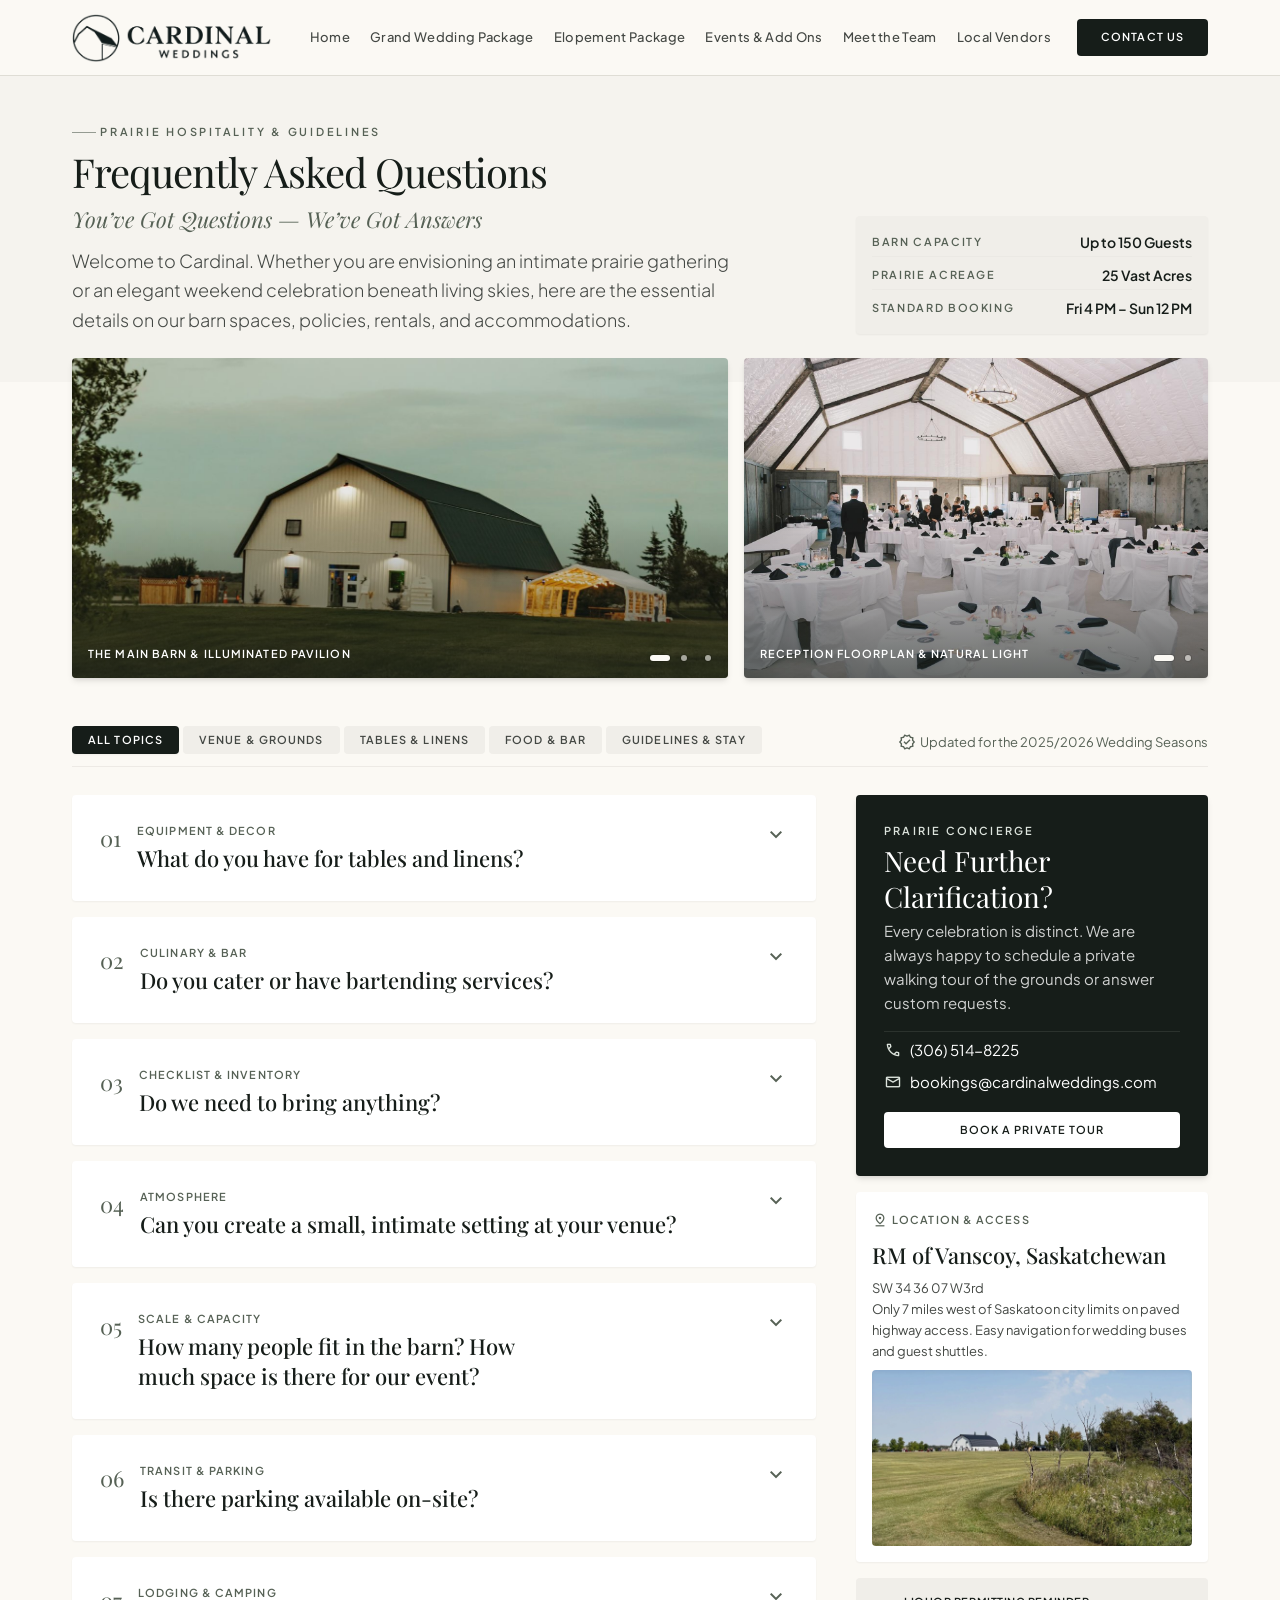
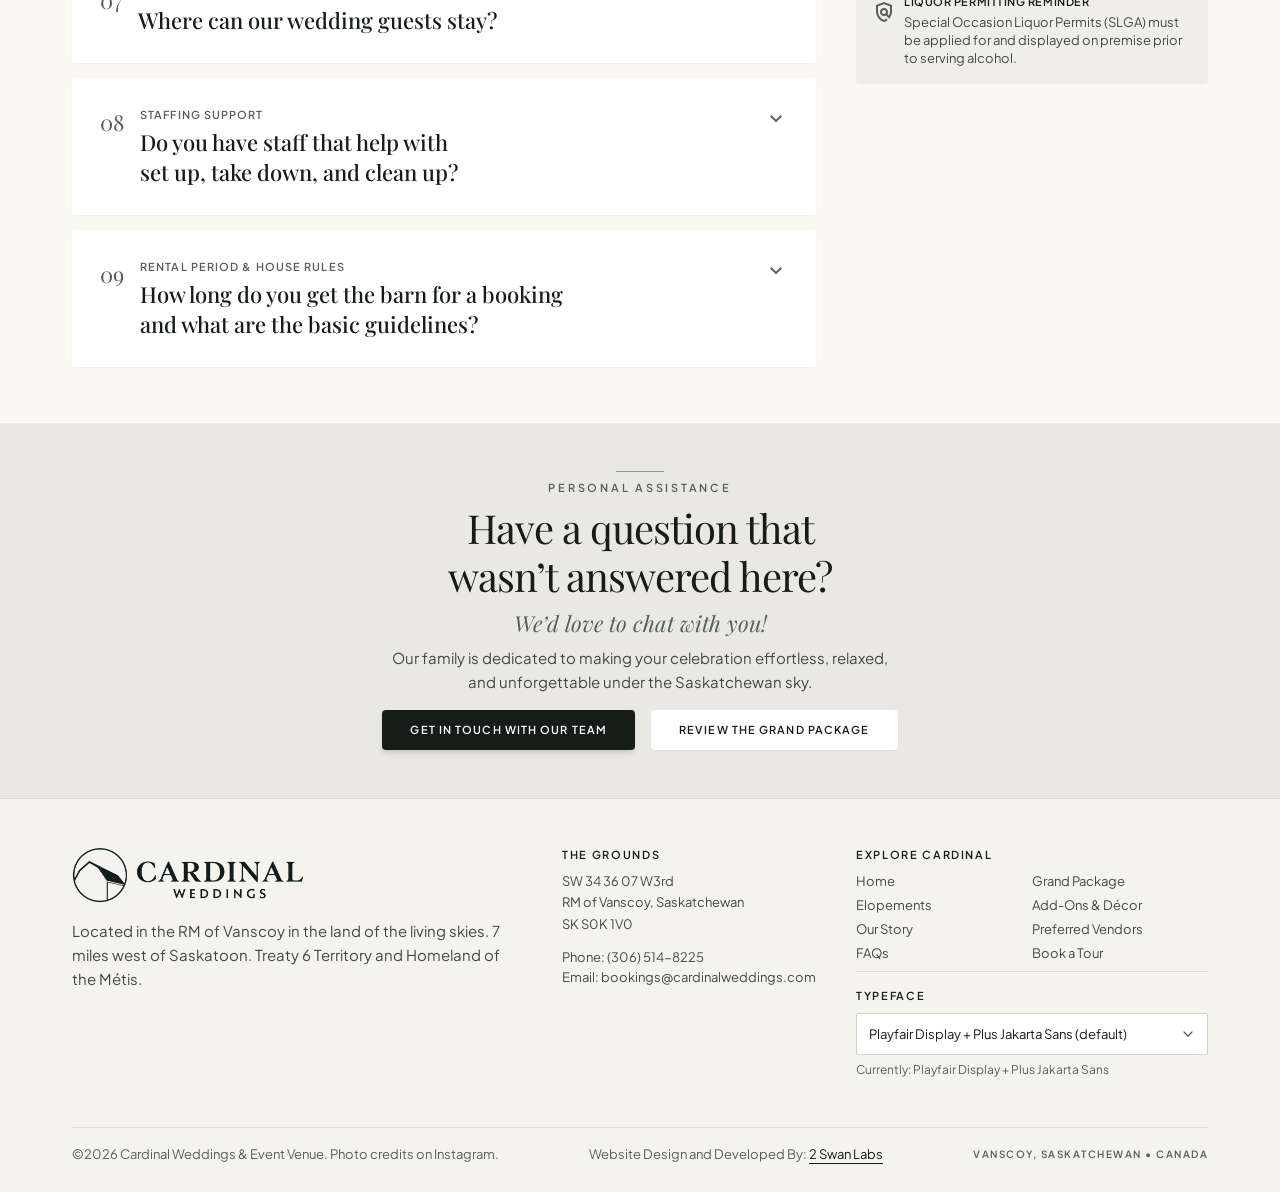
<file: faqs.html>
<!DOCTYPE html>

<html lang="en"><head><title>FAQs | Cardinal Weddings</title><meta charset="utf-8"/><meta content="width=device-width, initial-scale=1.0" name="viewport"/><meta content="web_standard" name="shell-type"/><link href="https://fonts.googleapis.com" rel="preconnect"/><link crossorigin="" href="https://fonts.gstatic.com" rel="preconnect"/><link href="https://fonts.googleapis.com/css2?family=Playfair+Display:ital,wght@0,400;0,500;0,600;1,400&amp;family=Plus+Jakarta+Sans:wght@300;400;500;600&amp;display=swap" rel="stylesheet"/>
<link href="https://fonts.googleapis.com/css2?family=Material+Symbols+Outlined:wght,FILL@100..700,0..1&amp;display=swap" rel="stylesheet"/><style>@layer base{html,body{margin:0;padding:0;}body{overscroll-behavior:none;}main>:first-child{margin-top:0!important;}main>:last-child{margin-bottom:0!important;}}::-webkit-scrollbar{display:none;}</style><link href="assets/styles.css" rel="stylesheet"/><link rel="icon" type="image/png" href="assets/favicon.png"/><link rel="apple-touch-icon" href="assets/apple-touch-icon.png"/><meta name="description" content="Answers about booking, capacity, rentals, accommodations and policies at Cardinal Weddings &amp; Event Venue in Vanscoy, Saskatchewan."/><meta name="theme-color" content="#fbf9f4"/><meta property="og:type" content="website"/><meta property="og:site_name" content="Cardinal Weddings &amp; Event Venue"/><meta property="og:description" content="Answers about booking, capacity, rentals, accommodations and policies at Cardinal Weddings &amp; Event Venue in Vanscoy, Saskatchewan."/><script src="assets/fonts.js"></script></head><body class="bg-surface font-body-md text-on-surface antialiased selection:bg-secondary-container selection:text-on-secondary-container"><style>
#site-header .hdr-bar{transition:background-color .3s,border-color .3s,backdrop-filter .3s}
#site-header.on-hero:not(.solid) .hdr-bar{background:transparent;border-bottom-color:rgba(251,249,244,.22);-webkit-backdrop-filter:none;backdrop-filter:none}
#site-header.on-hero:not(.solid) .hdr-text,#site-header.on-hero:not(.solid) .hdr-link{color:#fbf9f4}
#site-header.on-hero:not(.solid) .hdr-link:hover{color:#fff}
#site-header.on-hero:not(.solid) .hdr-link::after{background:#fbf9f4}
#site-header.on-hero:not(.solid) .hdr-sub{color:rgba(251,249,244,.8)}
#site-header.on-hero:not(.solid) .hdr-cta{background:#fbf9f4;color:#2b322d}
#site-header.on-hero:not(.solid) .hdr-cta:hover{background:#fff}
.hero-section{min-height:100vh;min-height:100svh}
@media(min-width:640px){.hero-section{min-height:clamp(560px,80vh,860px);min-height:clamp(560px,80svh,860px)}}
@media(min-width:1024px){.hero-section{min-height:max(640px,85vh,min(calc(100vw * var(--hero-ratio,.5625)),100vh));min-height:max(640px,85svh,min(calc(100vw * var(--hero-ratio,.5625)),100svh))}}
html{scroll-behavior:smooth;scroll-padding-top:92px}
::selection{background:#d9e6d7;color:#2b322d}
a:focus-visible,button:focus-visible,select:focus-visible,[tabindex]:focus-visible{outline:2px solid #2b322d;outline-offset:3px;border-radius:2px}
#site-header a:focus-visible,#site-header button:focus-visible{outline-color:#939a93}
h1,h2,h3{text-wrap:balance}
p{text-wrap:pretty}
.slider{position:relative;overflow:hidden}
.slider .slide{position:absolute;inset:0;width:100%;height:100%;object-fit:cover;opacity:0;transition:opacity 1s ease,transform .7s ease}
.slider .slide.is-active{opacity:1}
.slider-dots{position:absolute;right:.5rem;bottom:.5rem;display:flex;align-items:center;z-index:5}
.slider-dot{position:relative;width:1.5rem;height:1.5rem;background:none;border:0;padding:0;cursor:pointer}
.slider-dot::before{content:"";position:absolute;left:50%;top:50%;width:6px;height:6px;border-radius:9999px;background:rgba(251,249,244,.6);box-shadow:0 0 0 1px rgba(0,0,0,.14);transform:translate(-50%,-50%);transition:width .35s ease,background-color .35s ease}
.slider-dot.is-active::before{width:20px;background:#fbf9f4}
.js .reveal{opacity:0;transition:opacity .9s ease;animation:reveal-fallback 0s linear 3s forwards}
.js .reveal.reveal-in{opacity:1}
@keyframes reveal-fallback{to{opacity:1}}
html.font-custom #site-header nav a.hdr-link{letter-spacing:0;padding-left:.5rem;padding-right:.5rem;font-size:12.5px}
html.font-custom #site-header nav a.hdr-link::after{left:.5rem;right:.5rem}
@media (prefers-reduced-motion:reduce){html{scroll-behavior:auto}.js .reveal{opacity:1;animation:none}.slider .slide{transition:none}}
.logo-light{display:none}
#site-header.on-hero:not(.solid) .logo-light{display:block}
#site-header.on-hero:not(.solid) .logo-dark{display:none}
.hdr-text,.hdr-link,.hdr-sub,.hdr-cta{transition:color .3s,background-color .3s}
</style><header class="fixed top-0 inset-x-0 z-50" id="site-header">
<div class="hdr-bar h-[76px] bg-surface/95 backdrop-blur-xl border-b border-[#DFDDD5] transition-colors duration-300">
<div class="max-w-[1320px] mx-auto h-full px-margin md:px-margin-tablet lg:px-margin-desktop flex items-center justify-between">
<a href="index.html" class="flex items-center flex-shrink-0" aria-label="Cardinal Weddings, home"><img src="assets/logo-black.png" alt="Cardinal Weddings" class="logo-dark h-10 sm:h-12 w-auto" width="200" height="48"/><img src="assets/logo-white.png" alt="" aria-hidden="true" class="logo-light h-10 sm:h-12 w-auto" width="200" height="48"/></a>
<nav class="hidden xl:flex items-center" aria-label="Primary"><a href="index.html" class="hdr-link relative whitespace-nowrap px-2.5 py-2 font-label-md text-[13px] font-medium tracking-wide transition-colors after:content-[''] after:absolute after:left-2.5 after:right-2.5 after:bottom-0 after:h-px after:bg-primary after:origin-left after:transition-transform after:duration-300 text-on-surface-variant hover:text-primary after:scale-x-0 hover:after:scale-x-100">Home</a><a href="grand-wedding-package.html" class="hdr-link relative whitespace-nowrap px-2.5 py-2 font-label-md text-[13px] font-medium tracking-wide transition-colors after:content-[''] after:absolute after:left-2.5 after:right-2.5 after:bottom-0 after:h-px after:bg-primary after:origin-left after:transition-transform after:duration-300 text-on-surface-variant hover:text-primary after:scale-x-0 hover:after:scale-x-100">Grand Wedding Package</a><a href="elopement-wedding-package.html" class="hdr-link relative whitespace-nowrap px-2.5 py-2 font-label-md text-[13px] font-medium tracking-wide transition-colors after:content-[''] after:absolute after:left-2.5 after:right-2.5 after:bottom-0 after:h-px after:bg-primary after:origin-left after:transition-transform after:duration-300 text-on-surface-variant hover:text-primary after:scale-x-0 hover:after:scale-x-100">Elopement Package</a><a href="other-events-and-add-ons.html" class="hdr-link relative whitespace-nowrap px-2.5 py-2 font-label-md text-[13px] font-medium tracking-wide transition-colors after:content-[''] after:absolute after:left-2.5 after:right-2.5 after:bottom-0 after:h-px after:bg-primary after:origin-left after:transition-transform after:duration-300 text-on-surface-variant hover:text-primary after:scale-x-0 hover:after:scale-x-100">Events &amp; Add Ons</a><a href="meet-the-team.html" class="hdr-link relative whitespace-nowrap px-2.5 py-2 font-label-md text-[13px] font-medium tracking-wide transition-colors after:content-[''] after:absolute after:left-2.5 after:right-2.5 after:bottom-0 after:h-px after:bg-primary after:origin-left after:transition-transform after:duration-300 text-on-surface-variant hover:text-primary after:scale-x-0 hover:after:scale-x-100">Meet the Team</a><a href="local-vendors.html" class="hdr-link relative whitespace-nowrap px-2.5 py-2 font-label-md text-[13px] font-medium tracking-wide transition-colors after:content-[''] after:absolute after:left-2.5 after:right-2.5 after:bottom-0 after:h-px after:bg-primary after:origin-left after:transition-transform after:duration-300 text-on-surface-variant hover:text-primary after:scale-x-0 hover:after:scale-x-100">Local Vendors</a><a href="contact-us.html" class="hdr-cta ml-4 inline-flex items-center whitespace-nowrap px-6 py-2.5 rounded-lg font-label-uppercase text-[11px] font-semibold tracking-[0.1em] uppercase transition-colors bg-primary text-on-primary hover:bg-[#414A43]">Contact Us</a></nav>
<button type="button" id="menu-toggle" class="hdr-text xl:hidden w-11 h-11 -mr-2 inline-flex items-center justify-center text-primary" aria-expanded="false" aria-controls="mobile-menu" aria-label="Open menu"><span class="material-symbols-outlined text-[28px]" id="menu-icon" aria-hidden="true">menu</span></button>
</div></div>
<div id="mobile-menu" class="hidden xl:hidden absolute top-full inset-x-0 bg-surface border-b border-[#DFDDD5] shadow-[0_16px_36px_-12px_rgba(43,50,45,0.12)] max-h-[calc(100vh-76px)] overflow-y-auto">
<nav class="max-w-[1320px] mx-auto px-margin md:px-margin-tablet pb-space-md pt-1" aria-label="Mobile"><a href="index.html" class="block py-3 font-headline-sm text-[22px] border-b border-[#DFDDD5] text-on-surface-variant">Home</a><a href="grand-wedding-package.html" class="block py-3 font-headline-sm text-[22px] border-b border-[#DFDDD5] text-on-surface-variant">Grand Wedding Package</a><a href="elopement-wedding-package.html" class="block py-3 font-headline-sm text-[22px] border-b border-[#DFDDD5] text-on-surface-variant">Elopement Package</a><a href="other-events-and-add-ons.html" class="block py-3 font-headline-sm text-[22px] border-b border-[#DFDDD5] text-on-surface-variant">Events &amp; Add Ons</a><a href="meet-the-team.html" class="block py-3 font-headline-sm text-[22px] border-b border-[#DFDDD5] text-on-surface-variant">Meet the Team</a><a href="local-vendors.html" class="block py-3 font-headline-sm text-[22px] border-b border-[#DFDDD5] text-on-surface-variant">Local Vendors</a><a href="contact-us.html" class="mt-space-md flex items-center justify-center px-6 py-3 rounded-lg bg-primary text-on-primary font-label-uppercase text-[11px] font-semibold tracking-[0.1em] uppercase">Contact Us</a></nav>
</div>
</header><main class="w-full pt-[76px] bg-surface"><div class="flex flex-col w-full">
<!-- Editorial Intro & Sky Banner -->
<section class="relative w-full bg-surface-container-low py-space-xl overflow-hidden">
<div class="max-w-[1320px] mx-auto px-margin md:px-margin-tablet lg:px-margin-desktop">
<div class="grid grid-cols-1 lg:grid-cols-12 gap-gutter-desktop items-end">
<div class="lg:col-span-8 flex flex-col space-y-space-sm">
<div class="inline-flex items-center gap-space-xs text-secondary">
<span class="w-6 h-[1px] bg-secondary opacity-60"></span>
<span class="font-label-uppercase text-label-uppercase uppercase tracking-[0.25em]">Prairie Hospitality &amp; Guidelines</span>
</div>
<h1 class="font-headline-lg text-headline-lg text-primary tracking-tight">Frequently Asked Questions</h1>
<p class="font-headline-sm text-headline-sm text-secondary italic font-normal">You’ve Got Questions — We’ve Got Answers</p>
<p class="font-body-lg text-body-lg text-on-surface-variant pt-space-xs max-w-2xl leading-relaxed">
            Welcome to Cardinal. Whether you are envisioning an intimate prairie gathering or an elegant weekend celebration beneath living skies, here are the essential details on our barn spaces, policies, rentals, and accommodations.
          </p>
</div>
<!-- Venue Quick Stats Strip -->
<div class="lg:col-span-4 flex flex-col gap-space-sm bg-surface-container p-space-md rounded-lg shadow-sm">
<div class="flex items-center justify-between pb-space-xs border-b border-surface-variant/40">
<span class="font-label-uppercase text-label-uppercase text-secondary uppercase">Barn Capacity</span>
<span class="font-label-md text-label-md text-primary font-semibold">Up to 150 Guests</span>
</div>
<div class="flex items-center justify-between pb-space-xs border-b border-surface-variant/40">
<span class="font-label-uppercase text-label-uppercase text-secondary uppercase">Prairie Acreage</span>
<span class="font-label-md text-label-md text-primary font-semibold">25 Vast Acres</span>
</div>
<div class="flex items-center justify-between">
<span class="font-label-uppercase text-label-uppercase text-secondary uppercase">Standard Booking</span>
<span class="font-label-md text-label-md text-primary font-semibold">Fri 4 PM – Sun 12 PM</span>
</div>
</div>
</div>
</div>
</section>
<!-- Visual Accent Collage: White Barn & Ground Atmosphere -->
<section class="max-w-[1320px] mx-auto w-full px-margin md:px-margin-tablet lg:px-margin-desktop -mt-6 z-10">
<div class="grid grid-cols-1 md:grid-cols-12 gap-space-md">
<div class="md:col-span-7 h-72 md:h-80 rounded-lg overflow-hidden shadow-md relative group">
<div class="slider w-full h-full" data-slider data-interval="5500" role="group" aria-roledescription="carousel" aria-label="Photos of the barn"><img loading="lazy" decoding="async" class="slide is-active group-hover:scale-105" src="assets/barn-twilight.jpg" alt="Modern whitewashed gambrel wedding barn illuminated at twilight in Saskatchewan prairie countryside, ambient golden glow from open barn entrance, string lights under an adjacent reception marquee tent, vast grassy lawn beneath a soft pale evening sky with distant treeline, high editorial landscape photography." style="object-position:50% 62%"/><img class="slide group-hover:scale-105" src="assets/barn-side-sky.jpg" alt="The barn’s long side under a big prairie sky" style="object-position:65% 70%" loading="lazy" decoding="async"/><img class="slide group-hover:scale-105" src="assets/barn-side-grey.jpg" alt="The gambrel barn and its dark metal roof" style="object-position:50% 80%" loading="lazy" decoding="async"/><div class="slider-dots"><button type="button" class="slider-dot is-active" aria-label="Show photo 1 of 3"></button><button type="button" class="slider-dot" aria-label="Show photo 2 of 3"></button><button type="button" class="slider-dot" aria-label="Show photo 3 of 3"></button></div></div>
<div class="absolute inset-0 bg-gradient-to-t from-primary/60 via-transparent to-transparent flex items-end p-space-md">
<span class="font-label-uppercase text-label-uppercase text-on-primary tracking-widest uppercase">The Main Barn &amp; Illuminated Pavilion</span>
</div>
</div>
<div class="md:col-span-5 h-72 md:h-80 rounded-lg overflow-hidden shadow-md relative group">
<div class="slider w-full h-full" data-slider data-interval="5500" role="group" aria-roledescription="carousel" aria-label="Photos of the reception space"><img loading="lazy" decoding="async" class="slide is-active group-hover:scale-105" src="assets/reception-white.jpg" alt="Round tables with white linens and black napkins inside the barn" style="object-position:50% 55%"/><img class="slide group-hover:scale-105" src="assets/reception-navy.jpg" alt="Navy-accented reception tables beneath the barn’s timber beams" style="object-position:50% 65%" loading="lazy" decoding="async"/><div class="slider-dots"><button type="button" class="slider-dot is-active" aria-label="Show photo 1 of 2"></button><button type="button" class="slider-dot" aria-label="Show photo 2 of 2"></button></div></div>
<div class="absolute inset-0 bg-gradient-to-t from-primary/60 via-transparent to-transparent flex items-end p-space-md">
<span class="font-label-uppercase text-label-uppercase text-on-primary tracking-widest uppercase">Reception Floorplan &amp; Natural Light</span>
</div>
</div>
</div>
</section>
<!-- Filter & Category Quick Nav -->
<section class="max-w-[1320px] mx-auto w-full px-margin md:px-margin-tablet lg:px-margin-desktop pt-space-xl">
<div class="flex flex-col md:flex-row md:items-center justify-between gap-space-md pb-space-sm border-b border-surface-variant/60">
<div class="flex items-center gap-space-xs overflow-x-auto pb-1" id="faq-filter-container">
<button class="faq-filter-btn px-space-md py-1.5 rounded-lg font-label-uppercase text-label-uppercase tracking-widest bg-primary text-on-primary uppercase transition-all shadow-sm" data-filter="all" onclick="filterFaq('all')">All Topics</button>
<button class="faq-filter-btn px-space-md py-1.5 rounded-lg font-label-uppercase text-label-uppercase tracking-widest bg-surface-container text-on-surface-variant hover:text-on-surface uppercase transition-all" data-filter="facility" onclick="filterFaq('facility')">Venue &amp; Grounds</button>
<button class="faq-filter-btn px-space-md py-1.5 rounded-lg font-label-uppercase text-label-uppercase tracking-widest bg-surface-container text-on-surface-variant hover:text-on-surface uppercase transition-all" data-filter="rentals" onclick="filterFaq('rentals')">Tables &amp; Linens</button>
<button class="faq-filter-btn px-space-md py-1.5 rounded-lg font-label-uppercase text-label-uppercase tracking-widest bg-surface-container text-on-surface-variant hover:text-on-surface uppercase transition-all" data-filter="catering" onclick="filterFaq('catering')">Food &amp; Bar</button>
<button class="faq-filter-btn px-space-md py-1.5 rounded-lg font-label-uppercase text-label-uppercase tracking-widest bg-surface-container text-on-surface-variant hover:text-on-surface uppercase transition-all" data-filter="logistics" onclick="filterFaq('logistics')">Guidelines &amp; Stay</button>
</div>
<div class="flex items-center gap-space-xs text-secondary font-body-sm text-body-sm">
<span class="material-symbols-outlined text-[18px]">verified</span>
<span>Updated for the 2025/2026 Wedding Seasons</span>
</div>
</div>
</section>
<!-- Interactive Accordion Grid -->
<section class="max-w-[1320px] mx-auto w-full px-margin md:px-margin-tablet lg:px-margin-desktop py-space-lg">
<div class="grid grid-cols-1 lg:grid-cols-12 gap-gutter-desktop items-start">
<!-- Primary Accordion List -->
<div class="lg:col-span-8 space-y-space-md" id="faq-accordion-list">
<!-- Question 1: Tables & Linens -->
<article class="faq-item bg-surface-container-lowest rounded-lg p-space-md md:p-space-lg shadow-sm transition-all duration-200" data-category="rentals">
<button aria-expanded="false" class="faq-toggle w-full flex items-start justify-between text-left gap-space-md" type="button">
<div class="flex items-start gap-space-md">
<span class="font-headline-sm text-headline-sm text-secondary font-light">01</span>
<div>
<span class="font-label-uppercase text-label-uppercase text-secondary tracking-widest uppercase block mb-1">Equipment &amp; Decor</span>
<h2 class="font-headline-sm text-headline-sm text-primary">What do you have for tables and linens?</h2>
</div>
</div>
<span class="material-symbols-outlined text-secondary transform transition-transform duration-300 icon-expand shrink-0">expand_more</span>
</button>
<div class="faq-content hidden pt-space-md mt-space-md border-t border-surface-variant/40">
<p class="font-body-md text-body-md text-on-surface-variant leading-relaxed">
              We have <strong class="font-semibold text-primary">24 – 5 ft round tables</strong>, <strong class="font-semibold text-primary">8ft rectangular tables</strong>, <strong class="font-semibold text-primary">9 – 6ft rectangular tables</strong>, and <strong class="font-semibold text-primary">1 – 2ft round cake table</strong>.
            </p>
<p class="font-body-md text-body-md text-on-surface-variant leading-relaxed mt-2">
              We provide white or black chair covers and are really hoping to get newer chairs in the future. If you are interested in linens, we rent square tablecloths in black or white (<span class="text-primary font-medium">$10 each</span>). Square linens look wonderful draped elegantly over our round tables!
            </p>
<div class="mt-space-sm pt-space-xs flex flex-wrap gap-2 text-label-uppercase font-label-uppercase text-secondary">
<span class="bg-surface-container px-2.5 py-1 rounded">24 Round Tables (5ft)</span>
<span class="bg-surface-container px-2.5 py-1 rounded">Rectangular Banquet Tables</span>
<span class="bg-surface-container px-2.5 py-1 rounded">Black or White Linens ($10)</span>
</div>
</div>
</article>
<!-- Question 2: Catering & Bar -->
<article class="faq-item bg-surface-container-lowest rounded-lg p-space-md md:p-space-lg shadow-sm transition-all duration-200" data-category="catering">
<button aria-expanded="false" class="faq-toggle w-full flex items-start justify-between text-left gap-space-md" type="button">
<div class="flex items-start gap-space-md">
<span class="font-headline-sm text-headline-sm text-secondary font-light">02</span>
<div>
<span class="font-label-uppercase text-label-uppercase text-secondary tracking-widest uppercase block mb-1">Culinary &amp; Bar</span>
<h2 class="font-headline-sm text-headline-sm text-primary">Do you cater or have bartending services?</h2>
</div>
</div>
<span class="material-symbols-outlined text-secondary transform transition-transform duration-300 icon-expand shrink-0">expand_more</span>
</button>
<div class="faq-content hidden pt-space-md mt-space-md border-t border-surface-variant/40">
<p class="font-body-md text-body-md text-on-surface-variant leading-relaxed">
              We do not provide catering services directly. All food and catering arrangements must be made independently by the renter. 
            </p>
<p class="font-body-md text-body-md text-on-surface-variant leading-relaxed mt-2">
              However, you are in great hands! We maintain an extensive curated list of vetted local caterers, food trucks, mobile bar mixologists, and beverage specialists in Saskatoon and the RM of Vanscoy to make your meal memorable.
            </p>
<div class="mt-space-sm">
<a class="inline-flex items-center gap-1 font-label-md text-label-md text-primary font-semibold hover:text-secondary transition-colors underline underline-offset-4" href="local-vendors.html">
                Explore Preferred Local Vendors
                <span class="material-symbols-outlined text-sm">arrow_outward</span>
</a>
</div>
</div>
</article>
<!-- Question 3: What to Bring & Included Venue Items -->
<article class="faq-item bg-surface-container-lowest rounded-lg p-space-md md:p-space-lg shadow-sm transition-all duration-200" data-category="rentals">
<button aria-expanded="false" class="faq-toggle w-full flex items-start justify-between text-left gap-space-md" type="button">
<div class="flex items-start gap-space-md">
<span class="font-headline-sm text-headline-sm text-secondary font-light">03</span>
<div>
<span class="font-label-uppercase text-label-uppercase text-secondary tracking-widest uppercase block mb-1">Checklist &amp; Inventory</span>
<h2 class="font-headline-sm text-headline-sm text-primary">Do we need to bring anything?</h2>
</div>
</div>
<span class="material-symbols-outlined text-secondary transform transition-transform duration-300 icon-expand shrink-0">expand_more</span>
</button>
<div class="faq-content hidden pt-space-md mt-space-md border-t border-surface-variant/40">
<p class="font-body-md text-body-md text-on-surface-variant leading-relaxed">
              You need to bring your own dinnerware, decorations, and items specific to your wedding aesthetic. Food and alcohol must also be provided by the renter. <em class="text-primary italic">Note: Liquor permits must be completed prior to any event held on the premises.</em>
</p>
<div class="mt-space-sm p-space-sm bg-surface-container-low rounded-lg">
<span class="font-label-uppercase text-label-uppercase text-primary font-semibold block mb-2">Included In Your Rental:</span>
<div class="grid grid-cols-1 sm:grid-cols-2 gap-2 text-body-sm font-body-sm text-on-surface-variant">
<div class="flex items-center gap-2">
<span class="material-symbols-outlined text-secondary text-sm">check</span>
<span>Professional sound equipment</span>
</div>
<div class="flex items-center gap-2">
<span class="material-symbols-outlined text-secondary text-sm">check</span>
<span>Tiny home bridal suite</span>
</div>
<div class="flex items-center gap-2">
<span class="material-symbols-outlined text-secondary text-sm">check</span>
<span>Camping space for guests</span>
</div>
<div class="flex items-center gap-2">
<span class="material-symbols-outlined text-secondary text-sm">check</span>
<span>Tables &amp; chairs</span>
</div>
<div class="flex items-center gap-2">
<span class="material-symbols-outlined text-secondary text-sm">check</span>
<span>Designated bar area &amp; fresh water</span>
</div>
<div class="flex items-center gap-2">
<span class="material-symbols-outlined text-secondary text-sm">check</span>
<span>1 Freezer &amp; 1 double-door bar fridge</span>
</div>
<div class="flex items-center gap-2">
<span class="material-symbols-outlined text-secondary text-sm">check</span>
<span>1 Extra fridge (freezer box style)</span>
</div>
<div class="flex items-center gap-2">
<span class="material-symbols-outlined text-secondary text-sm">check</span>
<span>4 Washrooms (2 inside &amp; 2 outside)</span>
</div>
</div>
</div>
</div>
</article>
<!-- Question 4: Intimate Weddings -->
<article class="faq-item bg-surface-container-lowest rounded-lg p-space-md md:p-space-lg shadow-sm transition-all duration-200" data-category="facility">
<button aria-expanded="false" class="faq-toggle w-full flex items-start justify-between text-left gap-space-md" type="button">
<div class="flex items-start gap-space-md">
<span class="font-headline-sm text-headline-sm text-secondary font-light">04</span>
<div>
<span class="font-label-uppercase text-label-uppercase text-secondary tracking-widest uppercase block mb-1">Atmosphere</span>
<h2 class="font-headline-sm text-headline-sm text-primary">Can you create a small, intimate setting at your venue?</h2>
</div>
</div>
<span class="material-symbols-outlined text-secondary transform transition-transform duration-300 icon-expand shrink-0">expand_more</span>
</button>
<div class="faq-content hidden pt-space-md mt-space-md border-t border-surface-variant/40">
<p class="font-body-md text-body-md text-on-surface-variant leading-relaxed">
              Small and intimate is our specialty! We specialize in weddings under 150 people with warm, personalized touches. The barn’s layout naturally creates a romantic, close-knit feel without feeling sparse or overwhelming for smaller guest lists.
            </p>
</div>
</article>
<!-- Question 5: Capacity & Square Footage -->
<article class="faq-item bg-surface-container-lowest rounded-lg p-space-md md:p-space-lg shadow-sm transition-all duration-200" data-category="facility">
<button aria-expanded="false" class="faq-toggle w-full flex items-start justify-between text-left gap-space-md" type="button">
<div class="flex items-start gap-space-md">
<span class="font-headline-sm text-headline-sm text-secondary font-light">05</span>
<div>
<span class="font-label-uppercase text-label-uppercase text-secondary tracking-widest uppercase block mb-1">Scale &amp; Capacity</span>
<h2 class="font-headline-sm text-headline-sm text-primary">How many people fit in the barn? How much space is there for our event?</h2>
</div>
</div>
<span class="material-symbols-outlined text-secondary transform transition-transform duration-300 icon-expand shrink-0">expand_more</span>
</button>
<div class="faq-content hidden pt-space-md mt-space-md border-t border-surface-variant/40">
<p class="font-body-md text-body-md text-on-surface-variant leading-relaxed">
              The main barn offers <strong class="text-primary font-medium">3,200 square feet</strong> of thoughtfully crafted space which comfortably accommodates <strong class="text-primary font-medium">150 people</strong> seated with 5-foot round tables. 
            </p>
<p class="font-body-md text-body-md text-on-surface-variant leading-relaxed mt-2">
              For added flexibility, we have an <strong class="text-primary font-medium">800 sq ft tent</strong> that can accommodate up to 80 guests for overflow, cocktail hour, or an outdoor lounge (available at an extra fee). 
            </p>
<p class="font-body-md text-body-md text-on-surface-variant leading-relaxed mt-2">
              For outdoor enjoyment, we offer <strong class="text-primary font-medium">5 acres of manicured lawn</strong> for formal ceremonies, games, and cocktail receptions, plus <strong class="text-primary font-medium">20 acres of natural prairie landscape</strong> in the back for serene strolls and breathtaking sunset photography.
            </p>
</div>
</article>
<!-- Question 6: Parking & Shuttles -->
<article class="faq-item bg-surface-container-lowest rounded-lg p-space-md md:p-space-lg shadow-sm transition-all duration-200" data-category="logistics">
<button aria-expanded="false" class="faq-toggle w-full flex items-start justify-between text-left gap-space-md" type="button">
<div class="flex items-start gap-space-md">
<span class="font-headline-sm text-headline-sm text-secondary font-light">06</span>
<div>
<span class="font-label-uppercase text-label-uppercase text-secondary tracking-widest uppercase block mb-1">Transit &amp; Parking</span>
<h2 class="font-headline-sm text-headline-sm text-primary">Is there parking available on-site?</h2>
</div>
</div>
<span class="material-symbols-outlined text-secondary transform transition-transform duration-300 icon-expand shrink-0">expand_more</span>
</button>
<div class="faq-content hidden pt-space-md mt-space-md border-t border-surface-variant/40">
<p class="font-body-md text-body-md text-on-surface-variant leading-relaxed">
              Yes! We have <strong class="text-primary font-medium">4 dedicated acres of flat parking</strong> with additional overflow available. We can comfortably park all vehicles required for your event.
            </p>
<p class="font-body-md text-body-md text-on-surface-variant leading-relaxed mt-2">
              We also strongly recommend arranged shuttle buses for guests. Saskatoon taxi and rideshare services (Uber) easily travel to and from our Vanscoy location (only 7 miles west of Saskatoon).
            </p>
</div>
</article>
<!-- Question 7: Guest Accommodations -->
<article class="faq-item bg-surface-container-lowest rounded-lg p-space-md md:p-space-lg shadow-sm transition-all duration-200" data-category="logistics">
<button aria-expanded="false" class="faq-toggle w-full flex items-start justify-between text-left gap-space-md" type="button">
<div class="flex items-start gap-space-md">
<span class="font-headline-sm text-headline-sm text-secondary font-light">07</span>
<div>
<span class="font-label-uppercase text-label-uppercase text-secondary tracking-widest uppercase block mb-1">Lodging &amp; Camping</span>
<h2 class="font-headline-sm text-headline-sm text-primary">Where can our wedding guests stay?</h2>
</div>
</div>
<span class="material-symbols-outlined text-secondary transform transition-transform duration-300 icon-expand shrink-0">expand_more</span>
</button>
<div class="faq-content hidden pt-space-md mt-space-md border-t border-surface-variant/40">
<p class="font-body-md text-body-md text-on-surface-variant leading-relaxed">
              We hold an exclusive partnership promo code with <strong class="text-primary font-medium">Best Western Plus Blairmore</strong> on the west side of Saskatoon (less than 10 minutes away by car). 
            </p>
<p class="font-body-md text-body-md text-on-surface-variant leading-relaxed mt-2">
              Additionally, guests are warmly welcomed to pitch tents or park RVs to camp directly on our designated property area, or choose from several charming local Airbnbs throughout the Vanscoy and Pike Lake area.
            </p>
</div>
</article>
<!-- Question 8: Setup, Cleanup & Staffing -->
<article class="faq-item bg-surface-container-lowest rounded-lg p-space-md md:p-space-lg shadow-sm transition-all duration-200" data-category="facility">
<button aria-expanded="false" class="faq-toggle w-full flex items-start justify-between text-left gap-space-md" type="button">
<div class="flex items-start gap-space-md">
<span class="font-headline-sm text-headline-sm text-secondary font-light">08</span>
<div>
<span class="font-label-uppercase text-label-uppercase text-secondary tracking-widest uppercase block mb-1">Staffing Support</span>
<h2 class="font-headline-sm text-headline-sm text-primary">Do you have staff that help with set up, take down, and clean up?</h2>
</div>
</div>
<span class="material-symbols-outlined text-secondary transform transition-transform duration-300 icon-expand shrink-0">expand_more</span>
</button>
<div class="faq-content hidden pt-space-md mt-space-md border-t border-surface-variant/40">
<p class="font-body-md text-body-md text-on-surface-variant leading-relaxed">
              Renters are expected to arrange their own volunteers or decorators for initial room configuration, decor setup, and post-event cleanup. However, our on-site venue team is always around during your stay to assist, answer questions, and lend a helping hand.
            </p>
<p class="font-body-md text-body-md text-on-surface-variant leading-relaxed mt-2">
              Prefer to wake up Sunday without lifting a finger? An <strong class="text-primary font-medium">optional professional clean-up service</strong> is available for an additional charge.
            </p>
</div>
</article>
<!-- Question 9: Guidelines & Booking Timelines -->
<article class="faq-item bg-surface-container-lowest rounded-lg p-space-md md:p-space-lg shadow-sm transition-all duration-200" data-category="logistics">
<button aria-expanded="false" class="faq-toggle w-full flex items-start justify-between text-left gap-space-md" type="button">
<div class="flex items-start gap-space-md">
<span class="font-headline-sm text-headline-sm text-secondary font-light">09</span>
<div>
<span class="font-label-uppercase text-label-uppercase text-secondary tracking-widest uppercase block mb-1">Rental Period &amp; House Rules</span>
<h2 class="font-headline-sm text-headline-sm text-primary">How long do you get the barn for a booking and what are the basic guidelines?</h2>
</div>
</div>
<span class="material-symbols-outlined text-secondary transform transition-transform duration-300 icon-expand shrink-0">expand_more</span>
</button>
<div class="faq-content hidden pt-space-md mt-space-md border-t border-surface-variant/40">
<div class="p-space-sm bg-surface-container rounded-lg mb-space-sm">
<span class="font-label-uppercase text-label-uppercase text-secondary tracking-widest uppercase block">Standard Wedding Package Hours:</span>
<span class="font-headline-sm text-headline-sm text-primary font-light">Friday at 4:00 PM — Sunday at 12:00 PM (Noon)</span>
</div>
<ul class="space-y-2 text-body-md font-body-md text-on-surface-variant leading-relaxed">
<li class="flex items-start gap-2">
<span class="material-symbols-outlined text-secondary text-sm mt-1">nature_people</span>
<span>Keep the grounds clean and return property to original condition upon checkout.</span>
</li>
<li class="flex items-start gap-2">
<span class="material-symbols-outlined text-secondary text-sm mt-1">volume_off</span>
<span><strong class="text-primary font-medium">No outdoor music after 10:00 PM</strong> in consideration of our prairie neighbours.</span>
</li>
<li class="flex items-start gap-2">
<span class="material-symbols-outlined text-secondary text-sm mt-1">nightlife</span>
<span>On wedding night, <strong class="text-primary font-medium">last call and indoor music conclude at 12:00 AM midnight</strong>. Non-overnight guests must depart by <strong class="text-primary font-medium">2:00 AM</strong>.</span>
</li>
<li class="flex items-start gap-2">
<span class="material-symbols-outlined text-secondary text-sm mt-1">fence</span>
<span>Respect surrounding property boundaries; renters take full care and responsibility for guest conduct.</span>
</li>
</ul>
</div>
</article>
</div>
<!-- Right Column: Quick Contact, Location Snippet, & Policies At-A-Glance -->
<aside class="lg:col-span-4 space-y-space-md">
<!-- Helpful Assistance Box -->
<div class="bg-primary text-on-primary p-space-lg rounded-lg shadow-md flex flex-col space-y-space-md">
<div class="flex flex-col space-y-space-xs">
<span class="font-label-uppercase text-label-uppercase text-primary-fixed tracking-[0.2em] uppercase">Prairie Concierge</span>
<h3 class="font-headline-md text-headline-md font-light">Need Further Clarification?</h3>
<p class="font-body-md text-body-md text-on-primary/80">
              Every celebration is distinct. We are always happy to schedule a private walking tour of the grounds or answer custom requests.
            </p>
</div>
<div class="space-y-space-xs pt-space-xs border-t border-primary-container">
<a class="flex items-center gap-space-sm text-on-primary hover:text-primary-fixed transition-colors" href="tel:3065148225">
<span class="material-symbols-outlined text-primary-fixed text-lg">call</span>
<span class="font-body-md text-body-md">(306) 514-8225</span>
</a>
<a class="flex items-center gap-space-sm text-on-primary hover:text-primary-fixed transition-colors" href="mailto:bookings@cardinalweddings.com">
<span class="material-symbols-outlined text-primary-fixed text-lg">mail</span>
<span class="font-body-md text-body-md">bookings@cardinalweddings.com</span>
</a>
</div>
<a class="w-full text-center py-2.5 px-space-md bg-on-primary text-primary hover:bg-surface transition-colors font-label-uppercase text-label-uppercase uppercase tracking-widest rounded-lg font-semibold shadow-sm" href="contact-us.html">
            Book A Private Tour
          </a>
</div>
<!-- Venue Grounds Location Card -->
<div class="bg-surface-container-lowest p-space-md rounded-lg shadow-sm flex flex-col space-y-space-sm">
<div class="flex items-center gap-space-xs text-secondary">
<span class="material-symbols-outlined text-base">pin_drop</span>
<span class="font-label-uppercase text-label-uppercase tracking-widest uppercase">Location &amp; Access</span>
</div>
<h4 class="font-headline-sm text-headline-sm text-primary">RM of Vanscoy, Saskatchewan</h4>
<p class="font-body-sm text-body-sm text-on-surface-variant leading-relaxed">
            SW 34 36 07 W3rd<br/>
            Only 7 miles west of Saskatoon city limits on paved highway access. Easy navigation for wedding buses and guest shuttles.
          </p>
<div class="w-full h-44 rounded-lg bg-cover bg-center shadow-inner mt-space-xs" data-location="RM of Vanscoy, Saskatchewan, Canada" style="background-image: url('assets/field.jpg')"></div>
</div>
<!-- Policy Reminder Banner -->
<div class="bg-surface-container p-space-md rounded-lg flex items-start gap-space-sm">
<span class="material-symbols-outlined text-secondary text-2xl shrink-0 mt-0.5">policy</span>
<div>
<h5 class="font-label-uppercase text-label-uppercase text-primary font-semibold uppercase tracking-wider">Liquor Permitting Reminder</h5>
<p class="font-body-sm text-body-sm text-on-surface-variant mt-1 leading-snug">
              Special Occasion Liquor Permits (SLGA) must be applied for and displayed on premise prior to serving alcohol.
            </p>
</div>
</div>
</aside>
</div>
</section>
<!-- Big Editorial Assistance Callout -->
<section class="w-full bg-surface-container-high py-space-xl mt-space-lg">
<div class="max-w-[1320px] mx-auto px-margin md:px-margin-tablet lg:px-margin-desktop text-center">
<div class="max-w-2xl mx-auto flex flex-col items-center space-y-space-sm">
<span class="w-12 h-[1px] bg-secondary opacity-60"></span>
<span class="font-label-uppercase text-label-uppercase tracking-[0.25em] text-secondary uppercase">Personal Assistance</span>
<h2 class="font-headline-lg text-headline-lg text-primary tracking-tight">Have a question that wasn’t answered here?</h2>
<p class="font-headline-sm text-headline-sm text-secondary italic font-light">We’d love to chat with you!</p>
<p class="font-body-md text-body-md text-on-surface-variant max-w-lg pb-space-sm">
          Our family is dedicated to making your celebration effortless, relaxed, and unforgettable under the Saskatchewan sky.
        </p>
<div class="flex flex-col sm:flex-row items-center gap-space-md">
<a class="px-space-lg py-3 bg-primary text-on-primary hover:bg-primary-container rounded-lg font-label-uppercase text-label-uppercase tracking-widest uppercase transition-all shadow-md" href="contact-us.html">
            Get in Touch With Our Team
          </a>
<a class="px-space-lg py-3 bg-surface-container-lowest text-primary hover:bg-surface-variant rounded-lg font-label-uppercase text-label-uppercase tracking-widest uppercase transition-all shadow-sm" href="grand-wedding-package.html">
            Review The Grand Package
          </a>
</div>
</div>
</div>
</section>
<!-- Script for Smooth Accordion and Category Filter Micro-Interactions -->
<script>
    document.addEventListener('DOMContentLoaded', function() {
      // Accordion toggle behavior
      const toggles = document.querySelectorAll('.faq-toggle');
      toggles.forEach(toggle => {
        toggle.addEventListener('click', () => {
          const content = toggle.nextElementSibling;
          const icon = toggle.querySelector('.icon-expand');
          const isExpanded = toggle.getAttribute('aria-expanded') === 'true';

          if (isExpanded) {
            content.classList.add('hidden');
            toggle.setAttribute('aria-expanded', 'false');
            if (icon) icon.classList.remove('rotate-180');
          } else {
            content.classList.remove('hidden');
            toggle.setAttribute('aria-expanded', 'true');
            if (icon) icon.classList.add('rotate-180');
          }
        });
      });

      // Category filter behavior
      window.filterFaq = function(category) {
        const items = document.querySelectorAll('.faq-item');
        const buttons = document.querySelectorAll('.faq-filter-btn');

        buttons.forEach(btn => {
          if (btn.getAttribute('data-filter') === category) {
            btn.classList.add('bg-primary', 'text-on-primary', 'shadow-sm');
            btn.classList.remove('bg-surface-container', 'text-on-surface-variant');
          } else {
            btn.classList.remove('bg-primary', 'text-on-primary', 'shadow-sm');
            btn.classList.add('bg-surface-container', 'text-on-surface-variant');
          }
        });

        items.forEach(item => {
          if (category === 'all' || item.getAttribute('data-category') === category) {
            item.classList.remove('hidden');
          } else {
            item.classList.add('hidden');
          }
        });
      };
    });
  </script>
</div></main><footer class="w-full bg-surface-container-low text-on-surface-variant pt-space-xl pb-space-lg border-t border-[#DFDDD5]"><div class="max-w-[1320px] mx-auto px-margin md:px-margin-tablet lg:px-margin-desktop">
<div class="grid grid-cols-1 md:grid-cols-12 gap-gutter-desktop mb-space-xl">
<div class="md:col-span-5 flex flex-col space-y-space-md"><a href="index.html" class="inline-block" aria-label="Cardinal Weddings, home"><img src="assets/logo-black.png" alt="Cardinal Weddings" class="h-14 w-auto" width="233" height="56"/></a>
<p class="font-body-md text-body-md text-on-surface-variant max-w-md">Located in the RM of Vanscoy in the land of the living skies. 7 miles west of Saskatoon. Treaty 6 Territory and Homeland of the Métis.</p></div>
<div class="md:col-span-3 flex flex-col space-y-space-sm"><h4 class="font-label-uppercase text-[11px] tracking-[0.15em] uppercase text-primary font-semibold">The Grounds</h4>
<p class="font-body-sm text-body-sm leading-relaxed">SW 34 36 07 W3rd<br/>RM of Vanscoy, Saskatchewan<br/>SK S0K 1V0</p>
<p class="font-body-sm text-body-sm pt-space-xs">Phone: <a class="hover:text-primary" href="tel:3065148225">(306) 514-8225</a><br/>Email: <a class="hover:text-primary" href="mailto:bookings@cardinalweddings.com">bookings@cardinalweddings.com</a></p></div>
<div class="md:col-span-4 flex flex-col space-y-space-sm"><h4 class="font-label-uppercase text-[11px] tracking-[0.15em] uppercase text-primary font-semibold">Explore Cardinal</h4>
<div class="grid grid-cols-2 gap-y-space-xs font-body-sm text-body-sm"><a class="hover:text-primary transition-colors" href="index.html">Home</a><a class="hover:text-primary transition-colors" href="grand-wedding-package.html">Grand Package</a><a class="hover:text-primary transition-colors" href="elopement-wedding-package.html">Elopements</a><a class="hover:text-primary transition-colors" href="other-events-and-add-ons.html">Add-Ons &amp; Décor</a><a class="hover:text-primary transition-colors" href="meet-the-team.html">Our Story</a><a class="hover:text-primary transition-colors" href="local-vendors.html">Preferred Vendors</a><a class="hover:text-primary transition-colors" href="faqs.html">FAQs</a><a class="hover:text-primary transition-colors" href="contact-us.html">Book a Tour</a></div>
<div class="pt-space-md mt-space-xs border-t border-[#DFDDD5]"><label for="font-select" class="font-label-uppercase text-[11px] tracking-[0.15em] uppercase text-primary font-semibold block mb-2">Typeface</label>
<div class="relative"><select id="font-select" class="appearance-none w-full bg-surface-container-lowest border border-[#D5D1C7] rounded px-3 py-2.5 pr-10 font-body-sm text-body-sm text-primary cursor-pointer focus:outline-none focus:border-primary"><option value="default">Playfair Display + Plus Jakarta Sans (default)</option><option value="poppins">Poppins</option><option value="inter">Inter</option><option value="dm-sans">DM Sans</option><option value="montserrat">Montserrat</option><option value="manrope">Manrope</option><option value="open-sans">Open Sans</option><option value="helvetica">Helvetica</option><option value="lora">Lora</option><option value="cormorant">Cormorant Garamond</option></select>
<svg class="pointer-events-none absolute right-3 top-1/2 -translate-y-1/2 w-4 h-4 text-secondary" viewBox="0 0 24 24" fill="none" stroke="currentColor" stroke-width="1.8" stroke-linecap="round" stroke-linejoin="round" aria-hidden="true"><path d="m6 9 6 6 6-6"/></svg></div>
<p id="font-current" class="mt-1.5 font-body-sm text-[12px] text-secondary">Currently: Playfair Display + Plus Jakarta Sans</p></div></div></div>
<div class="border-t border-[#DFDDD5] pt-space-md flex flex-col lg:flex-row items-center justify-between gap-space-sm font-body-sm text-body-sm text-secondary text-center lg:text-left">
<p>©2026 Cardinal Weddings &amp; Event Venue. Photo credits on Instagram.</p>
<p>Website Design and Developed By: <a class="text-primary underline underline-offset-4 hover:text-secondary transition-colors" href="https://2swan.in" target="_blank" rel="noopener">2 Swan Labs</a></p>
<p class="font-label-uppercase text-[10px] font-semibold tracking-[0.15em] uppercase">Vanscoy, Saskatchewan • Canada</p></div></div></footer><script src="assets/site.js" defer></script><script>(function(){var h=document.getElementById('site-header'),b=document.getElementById('menu-toggle'),m=document.getElementById('mobile-menu'),i=document.getElementById('menu-icon');var open=false;function upd(){h.classList.toggle('solid',open||window.scrollY>24)}function set(o){open=o;m.classList.toggle('hidden',!o);b.setAttribute('aria-expanded',o);b.setAttribute('aria-label',o?'Close menu':'Open menu');i.textContent=o?'close':'menu';upd()}window.addEventListener('scroll',upd,{passive:true});upd();if(!b)return;b.addEventListener('click',function(){set(m.classList.contains('hidden'))});document.addEventListener('keydown',function(e){if(e.key==='Escape')set(false)});window.addEventListener('resize',function(){if(window.innerWidth>=1280)set(false)})})();</script></body></html>
</file>
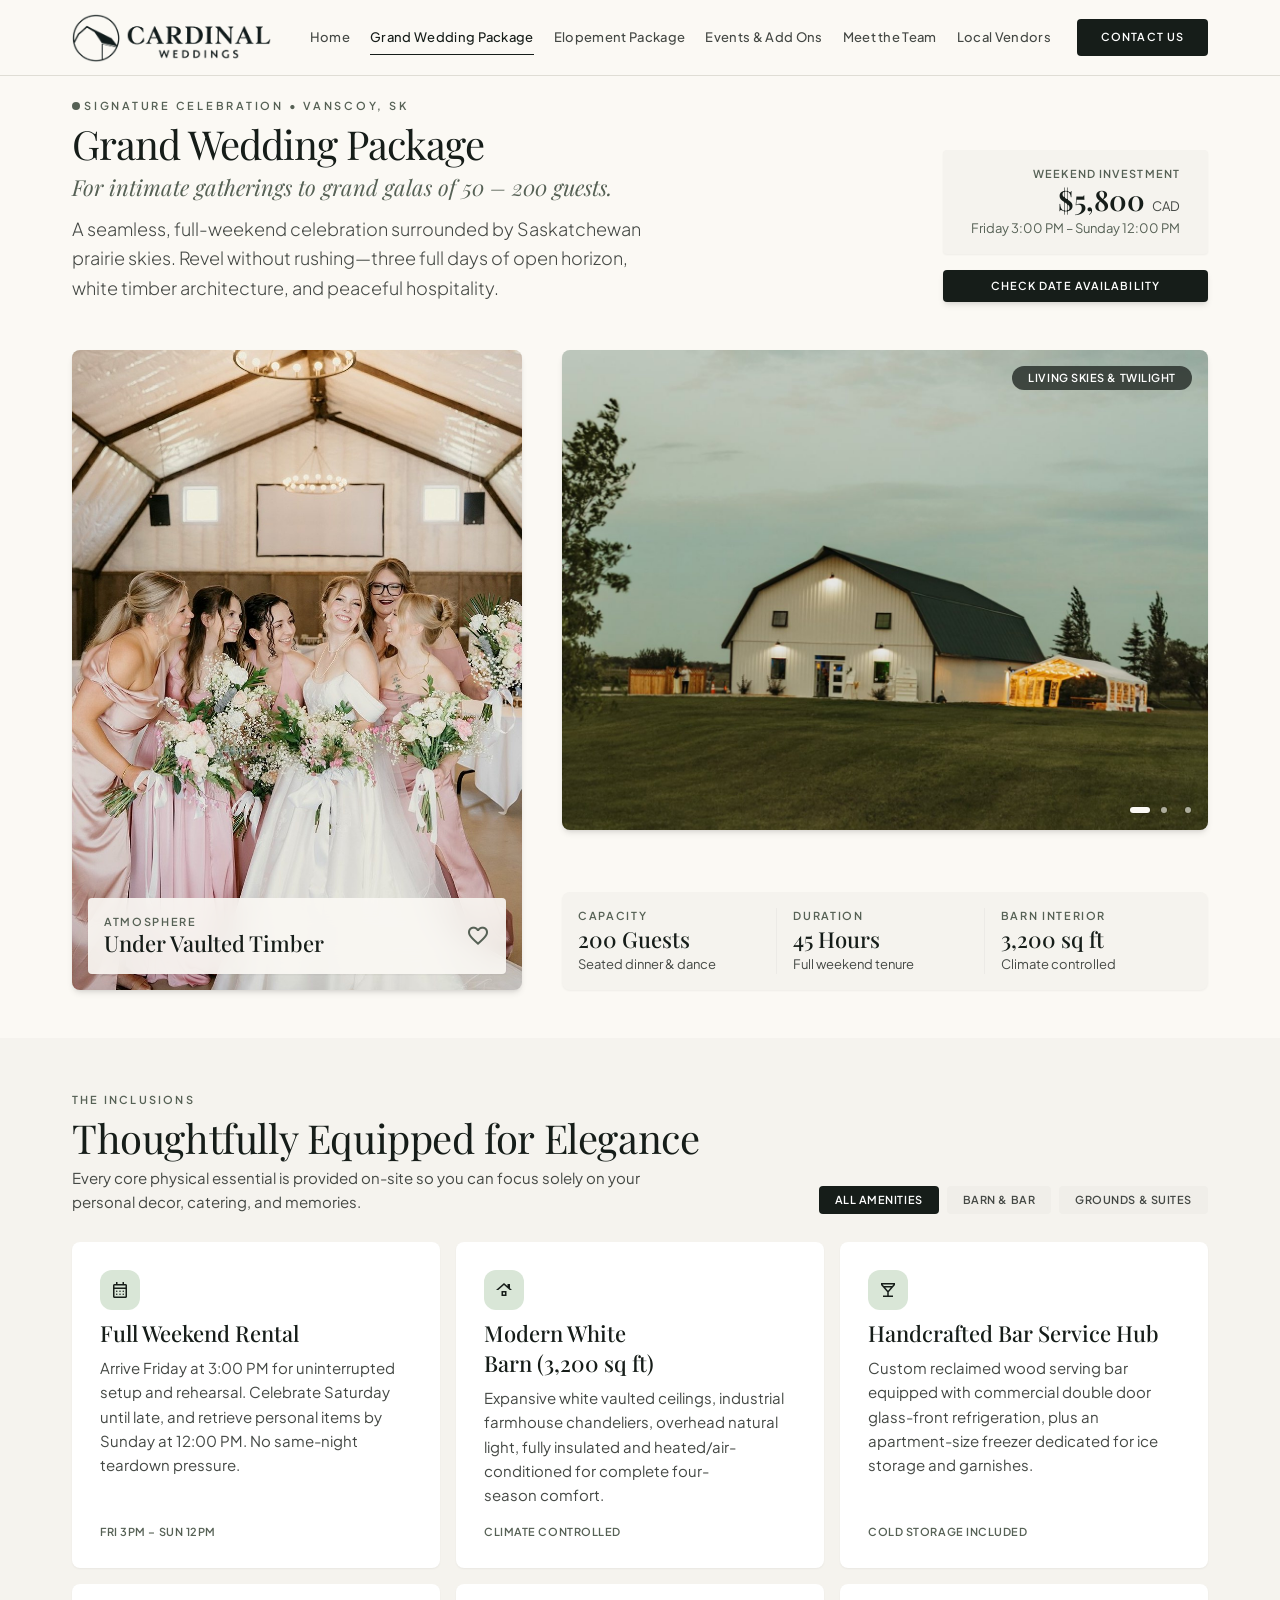
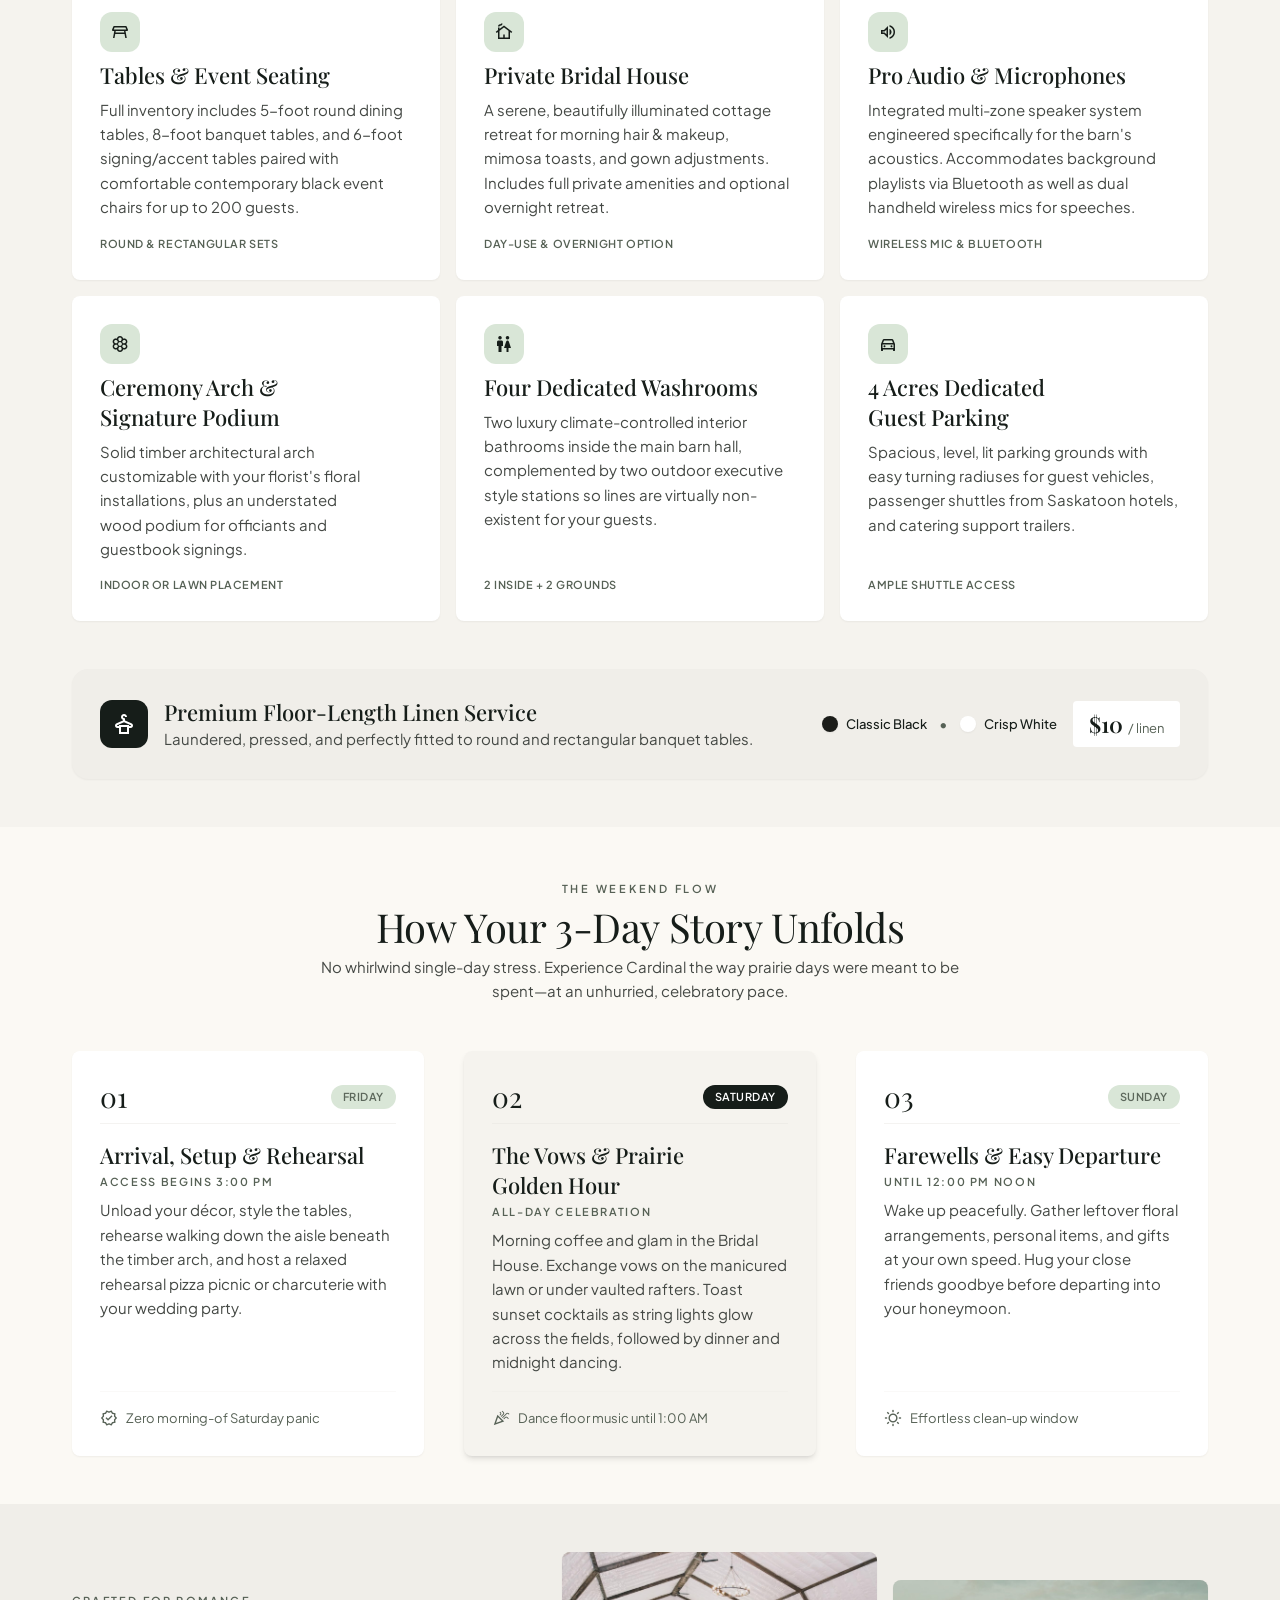
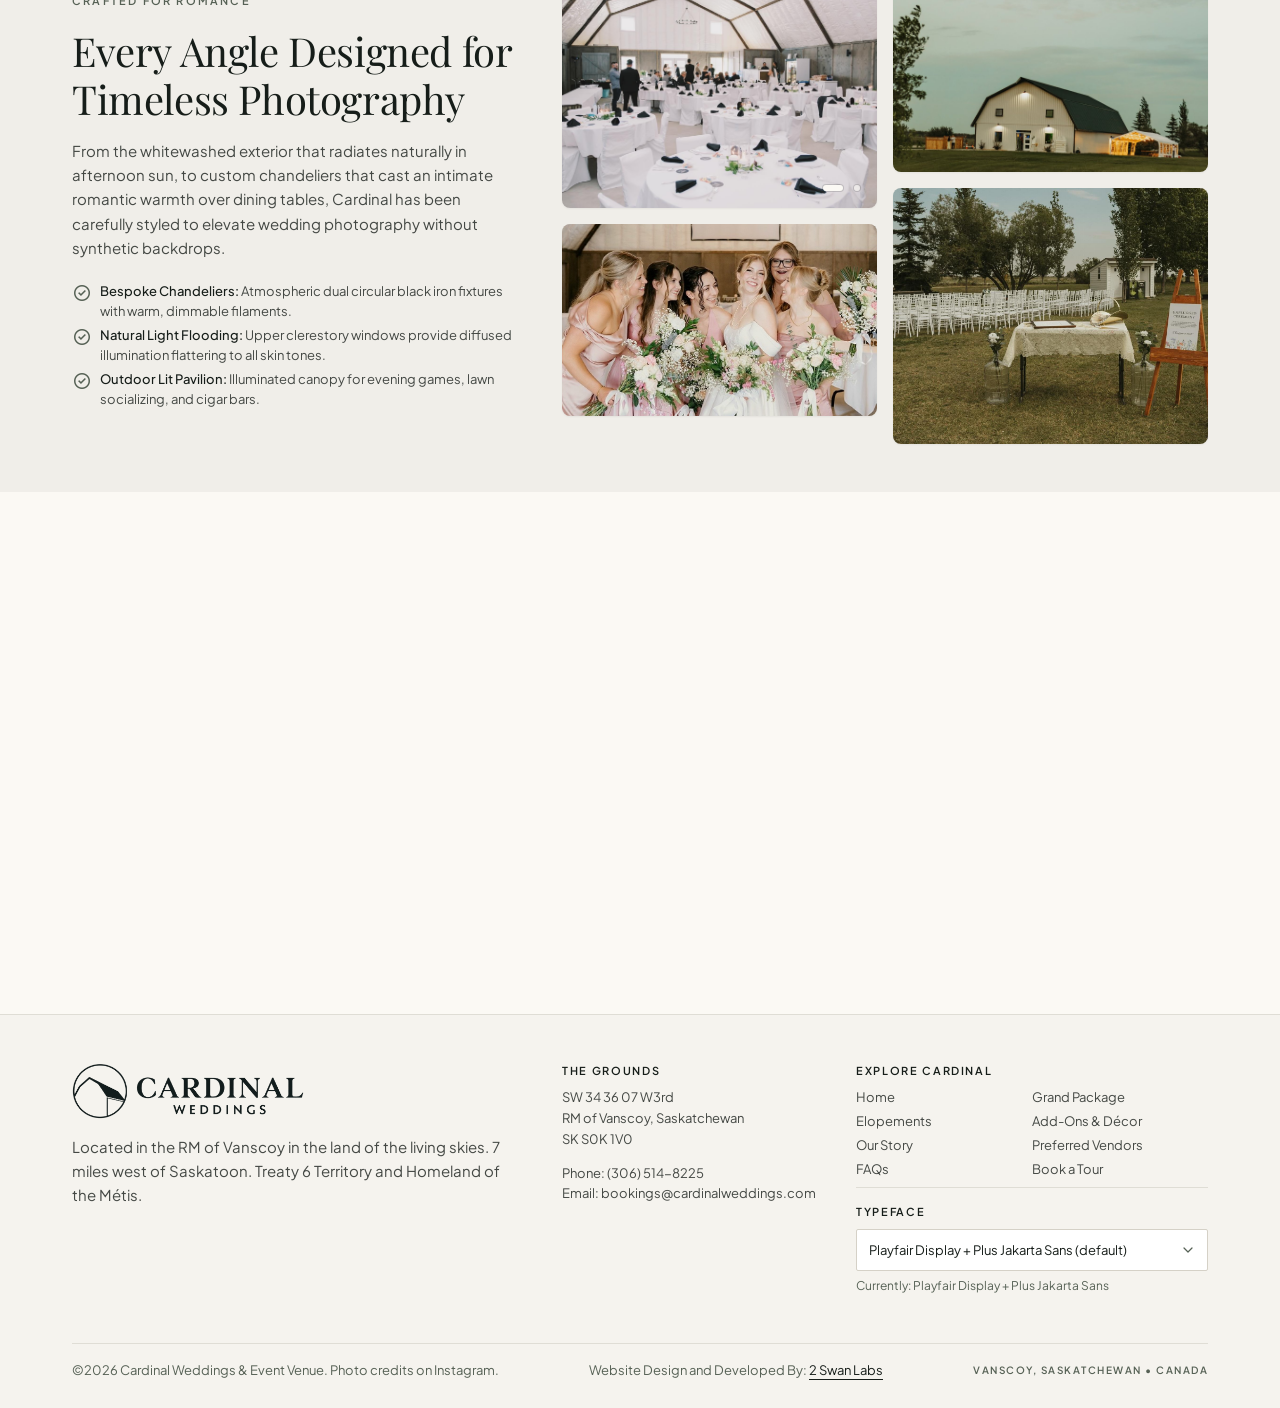
<file: grand-wedding-package.html>
<!DOCTYPE html>

<html lang="en"><head><title>Grand Wedding Package | Cardinal Weddings</title><meta charset="utf-8"/><meta content="width=device-width, initial-scale=1.0" name="viewport"/><meta content="web_standard" name="shell-type"/><link href="https://fonts.googleapis.com" rel="preconnect"/><link crossorigin="" href="https://fonts.gstatic.com" rel="preconnect"/><link href="https://fonts.googleapis.com/css2?family=Playfair+Display:ital,wght@0,400;0,500;0,600;1,400&amp;family=Plus+Jakarta+Sans:wght@300;400;500;600&amp;display=swap" rel="stylesheet"/>
<link href="https://fonts.googleapis.com/css2?family=Material+Symbols+Outlined:wght,FILL@100..700,0..1&amp;display=swap" rel="stylesheet"/><style>@layer base{html,body{margin:0;padding:0;}body{overscroll-behavior:none;}main>:first-child{margin-top:0!important;}main>:last-child{margin-bottom:0!important;}}::-webkit-scrollbar{display:none;}</style><link href="assets/styles.css" rel="stylesheet"/><link rel="icon" type="image/png" href="assets/favicon.png"/><link rel="apple-touch-icon" href="assets/apple-touch-icon.png"/><meta name="description" content="Plan your barn wedding at Cardinal Weddings &amp; Event Venue near Saskatoon, Saskatchewan with the Grand Wedding Package: the barn and prairie grounds for your whole weekend."/><meta name="theme-color" content="#fbf9f4"/><meta property="og:type" content="website"/><meta property="og:site_name" content="Cardinal Weddings &amp; Event Venue"/><meta property="og:description" content="Plan your barn wedding at Cardinal Weddings &amp; Event Venue near Saskatoon, Saskatchewan with the Grand Wedding Package: the barn and prairie grounds for your whole weekend."/><script src="assets/fonts.js"></script></head><body class="bg-surface font-body-md text-on-surface antialiased selection:bg-secondary-container selection:text-on-secondary-container"><style>
#site-header .hdr-bar{transition:background-color .3s,border-color .3s,backdrop-filter .3s}
#site-header.on-hero:not(.solid) .hdr-bar{background:transparent;border-bottom-color:rgba(251,249,244,.22);-webkit-backdrop-filter:none;backdrop-filter:none}
#site-header.on-hero:not(.solid) .hdr-text,#site-header.on-hero:not(.solid) .hdr-link{color:#fbf9f4}
#site-header.on-hero:not(.solid) .hdr-link:hover{color:#fff}
#site-header.on-hero:not(.solid) .hdr-link::after{background:#fbf9f4}
#site-header.on-hero:not(.solid) .hdr-sub{color:rgba(251,249,244,.8)}
#site-header.on-hero:not(.solid) .hdr-cta{background:#fbf9f4;color:#2b322d}
#site-header.on-hero:not(.solid) .hdr-cta:hover{background:#fff}
.hero-section{min-height:100vh;min-height:100svh}
@media(min-width:640px){.hero-section{min-height:clamp(560px,80vh,860px);min-height:clamp(560px,80svh,860px)}}
@media(min-width:1024px){.hero-section{min-height:max(640px,85vh,min(calc(100vw * var(--hero-ratio,.5625)),100vh));min-height:max(640px,85svh,min(calc(100vw * var(--hero-ratio,.5625)),100svh))}}
html{scroll-behavior:smooth;scroll-padding-top:92px}
::selection{background:#d9e6d7;color:#2b322d}
a:focus-visible,button:focus-visible,select:focus-visible,[tabindex]:focus-visible{outline:2px solid #2b322d;outline-offset:3px;border-radius:2px}
#site-header a:focus-visible,#site-header button:focus-visible{outline-color:#939a93}
h1,h2,h3{text-wrap:balance}
p{text-wrap:pretty}
.slider{position:relative;overflow:hidden}
.slider .slide{position:absolute;inset:0;width:100%;height:100%;object-fit:cover;opacity:0;transition:opacity 1s ease,transform .7s ease}
.slider .slide.is-active{opacity:1}
.slider-dots{position:absolute;right:.5rem;bottom:.5rem;display:flex;align-items:center;z-index:5}
.slider-dot{position:relative;width:1.5rem;height:1.5rem;background:none;border:0;padding:0;cursor:pointer}
.slider-dot::before{content:"";position:absolute;left:50%;top:50%;width:6px;height:6px;border-radius:9999px;background:rgba(251,249,244,.6);box-shadow:0 0 0 1px rgba(0,0,0,.14);transform:translate(-50%,-50%);transition:width .35s ease,background-color .35s ease}
.slider-dot.is-active::before{width:20px;background:#fbf9f4}
.js .reveal{opacity:0;transition:opacity .9s ease;animation:reveal-fallback 0s linear 3s forwards}
.js .reveal.reveal-in{opacity:1}
@keyframes reveal-fallback{to{opacity:1}}
html.font-custom #site-header nav a.hdr-link{letter-spacing:0;padding-left:.5rem;padding-right:.5rem;font-size:12.5px}
html.font-custom #site-header nav a.hdr-link::after{left:.5rem;right:.5rem}
@media (prefers-reduced-motion:reduce){html{scroll-behavior:auto}.js .reveal{opacity:1;animation:none}.slider .slide{transition:none}}
.logo-light{display:none}
#site-header.on-hero:not(.solid) .logo-light{display:block}
#site-header.on-hero:not(.solid) .logo-dark{display:none}
.hdr-text,.hdr-link,.hdr-sub,.hdr-cta{transition:color .3s,background-color .3s}
</style><header class="fixed top-0 inset-x-0 z-50" id="site-header">
<div class="hdr-bar h-[76px] bg-surface/95 backdrop-blur-xl border-b border-[#DFDDD5] transition-colors duration-300">
<div class="max-w-[1320px] mx-auto h-full px-margin md:px-margin-tablet lg:px-margin-desktop flex items-center justify-between">
<a href="index.html" class="flex items-center flex-shrink-0" aria-label="Cardinal Weddings, home"><img src="assets/logo-black.png" alt="Cardinal Weddings" class="logo-dark h-10 sm:h-12 w-auto" width="200" height="48"/><img src="assets/logo-white.png" alt="" aria-hidden="true" class="logo-light h-10 sm:h-12 w-auto" width="200" height="48"/></a>
<nav class="hidden xl:flex items-center" aria-label="Primary"><a href="index.html" class="hdr-link relative whitespace-nowrap px-2.5 py-2 font-label-md text-[13px] font-medium tracking-wide transition-colors after:content-[''] after:absolute after:left-2.5 after:right-2.5 after:bottom-0 after:h-px after:bg-primary after:origin-left after:transition-transform after:duration-300 text-on-surface-variant hover:text-primary after:scale-x-0 hover:after:scale-x-100">Home</a><a href="grand-wedding-package.html" class="hdr-link relative whitespace-nowrap px-2.5 py-2 font-label-md text-[13px] font-medium tracking-wide transition-colors after:content-[''] after:absolute after:left-2.5 after:right-2.5 after:bottom-0 after:h-px after:bg-primary after:origin-left after:transition-transform after:duration-300 text-primary after:scale-x-100" aria-current="page">Grand Wedding Package</a><a href="elopement-wedding-package.html" class="hdr-link relative whitespace-nowrap px-2.5 py-2 font-label-md text-[13px] font-medium tracking-wide transition-colors after:content-[''] after:absolute after:left-2.5 after:right-2.5 after:bottom-0 after:h-px after:bg-primary after:origin-left after:transition-transform after:duration-300 text-on-surface-variant hover:text-primary after:scale-x-0 hover:after:scale-x-100">Elopement Package</a><a href="other-events-and-add-ons.html" class="hdr-link relative whitespace-nowrap px-2.5 py-2 font-label-md text-[13px] font-medium tracking-wide transition-colors after:content-[''] after:absolute after:left-2.5 after:right-2.5 after:bottom-0 after:h-px after:bg-primary after:origin-left after:transition-transform after:duration-300 text-on-surface-variant hover:text-primary after:scale-x-0 hover:after:scale-x-100">Events &amp; Add Ons</a><a href="meet-the-team.html" class="hdr-link relative whitespace-nowrap px-2.5 py-2 font-label-md text-[13px] font-medium tracking-wide transition-colors after:content-[''] after:absolute after:left-2.5 after:right-2.5 after:bottom-0 after:h-px after:bg-primary after:origin-left after:transition-transform after:duration-300 text-on-surface-variant hover:text-primary after:scale-x-0 hover:after:scale-x-100">Meet the Team</a><a href="local-vendors.html" class="hdr-link relative whitespace-nowrap px-2.5 py-2 font-label-md text-[13px] font-medium tracking-wide transition-colors after:content-[''] after:absolute after:left-2.5 after:right-2.5 after:bottom-0 after:h-px after:bg-primary after:origin-left after:transition-transform after:duration-300 text-on-surface-variant hover:text-primary after:scale-x-0 hover:after:scale-x-100">Local Vendors</a><a href="contact-us.html" class="hdr-cta ml-4 inline-flex items-center whitespace-nowrap px-6 py-2.5 rounded-lg font-label-uppercase text-[11px] font-semibold tracking-[0.1em] uppercase transition-colors bg-primary text-on-primary hover:bg-[#414A43]">Contact Us</a></nav>
<button type="button" id="menu-toggle" class="hdr-text xl:hidden w-11 h-11 -mr-2 inline-flex items-center justify-center text-primary" aria-expanded="false" aria-controls="mobile-menu" aria-label="Open menu"><span class="material-symbols-outlined text-[28px]" id="menu-icon" aria-hidden="true">menu</span></button>
</div></div>
<div id="mobile-menu" class="hidden xl:hidden absolute top-full inset-x-0 bg-surface border-b border-[#DFDDD5] shadow-[0_16px_36px_-12px_rgba(43,50,45,0.12)] max-h-[calc(100vh-76px)] overflow-y-auto">
<nav class="max-w-[1320px] mx-auto px-margin md:px-margin-tablet pb-space-md pt-1" aria-label="Mobile"><a href="index.html" class="block py-3 font-headline-sm text-[22px] border-b border-[#DFDDD5] text-on-surface-variant">Home</a><a href="grand-wedding-package.html" class="block py-3 font-headline-sm text-[22px] border-b border-[#DFDDD5] text-primary italic" aria-current="page">Grand Wedding Package</a><a href="elopement-wedding-package.html" class="block py-3 font-headline-sm text-[22px] border-b border-[#DFDDD5] text-on-surface-variant">Elopement Package</a><a href="other-events-and-add-ons.html" class="block py-3 font-headline-sm text-[22px] border-b border-[#DFDDD5] text-on-surface-variant">Events &amp; Add Ons</a><a href="meet-the-team.html" class="block py-3 font-headline-sm text-[22px] border-b border-[#DFDDD5] text-on-surface-variant">Meet the Team</a><a href="local-vendors.html" class="block py-3 font-headline-sm text-[22px] border-b border-[#DFDDD5] text-on-surface-variant">Local Vendors</a><a href="contact-us.html" class="mt-space-md flex items-center justify-center px-6 py-3 rounded-lg bg-primary text-on-primary font-label-uppercase text-[11px] font-semibold tracking-[0.1em] uppercase">Contact Us</a></nav>
</div>
</header><main class="w-full pt-[76px] bg-surface"><div class="flex flex-col w-full">
<!-- Hero Section: Editorial Prairie Asymmetry -->
<section class="relative w-full max-w-[1320px] mx-auto px-margin md:px-margin-tablet lg:px-margin-desktop pt-space-md pb-space-xl">
<div class="flex flex-col lg:flex-row lg:items-end justify-between gap-space-lg mb-space-xl">
<div class="max-w-2xl space-y-space-sm">
<div class="inline-flex items-center gap-space-xs text-secondary font-label-uppercase text-label-uppercase tracking-[0.25em] uppercase">
<span class="w-2 h-2 rounded-full bg-secondary"></span>
<span>Signature Celebration • Vanscoy, SK</span>
</div>
<h1 class="font-headline-lg text-headline-lg text-primary leading-none tracking-tight">
          Grand Wedding Package
        </h1>
<p class="font-headline-sm text-headline-sm text-secondary italic font-normal">
          For intimate gatherings to grand galas of 50 – 200 guests.
        </p>
<p class="font-body-lg text-body-lg text-on-surface-variant pt-space-xs leading-relaxed max-w-xl">
          A seamless, full-weekend celebration surrounded by Saskatchewan prairie skies. Revel without rushing—three full days of open horizon, white timber architecture, and peaceful hospitality.
        </p>
</div>
<div class="flex flex-col sm:flex-row lg:flex-col items-start lg:items-end gap-space-md">
<div class="bg-surface-container-low px-space-lg py-space-md rounded-lg shadow-sm text-right flex flex-col items-start sm:items-end">
<span class="font-label-uppercase text-label-uppercase tracking-widest uppercase text-secondary">Weekend Investment</span>
<span class="font-headline-md text-headline-md text-primary font-semibold">$5,800 <span class="font-body-sm text-body-sm font-normal text-on-surface-variant">CAD</span></span>
<span class="font-body-sm text-body-sm text-secondary">Friday 3:00 PM – Sunday 12:00 PM</span>
</div>
<a class="px-space-xl py-space-sm bg-primary text-on-primary hover:bg-primary-container rounded-lg font-label-uppercase text-label-uppercase tracking-widest uppercase transition-all shadow-md" href="contact-us.html">
          Check Date Availability
        </a>
</div>
</div>
<!-- Editorial Diptych Showcase (Images 4 & 5) -->
<div class="grid grid-cols-1 lg:grid-cols-12 gap-gutter-desktop items-stretch">
<!-- Joyful Barn Interior (Portrait Emphasis) -->
<div class="lg:col-span-5 relative group">
<div class="w-full h-[520px] lg:h-[640px] rounded-xl overflow-hidden bg-surface-container shadow-md">
<img loading="lazy" decoding="async" alt="Joyful bride surrounded by bridesmaids holding blush and white floral bouquets under the vaulted warm white barn chandeliers at Cardinal Weddings" class="w-full h-full object-cover object-center group-hover:scale-[1.02] transition-transform duration-700 ease-out" src="assets/bridesmaids.jpg"/>
</div>
<div class="absolute bottom-space-md left-space-md right-space-md p-space-md rounded-lg bg-surface/90 backdrop-blur-md shadow-sm">
<div class="flex justify-between items-center text-primary">
<div>
<p class="font-label-uppercase text-label-uppercase uppercase text-secondary">Atmosphere</p>
<h3 class="font-headline-sm text-headline-sm leading-tight text-primary">Under Vaulted Timber</h3>
</div>
<span class="material-symbols-outlined text-secondary">favorite</span>
</div>
</div>
</div>
<!-- Twilight Barn Exterior & Prairie Horizons -->
<div class="lg:col-span-7 flex flex-col justify-between gap-gutter">
<div class="w-full h-[380px] lg:h-[480px] rounded-xl overflow-hidden bg-surface-container shadow-md relative group">
<div class="slider w-full h-full" data-slider data-interval="5500" role="group" aria-roledescription="carousel" aria-label="Photos of the barn"><img loading="lazy" decoding="async" class="slide is-active group-hover:scale-[1.02]" src="assets/barn-twilight.jpg" alt="Twilight view of the white gambrel modern barn illuminated against a tranquil Saskatchewan prairie sunset with outdoor lit canopy" style="object-position:50% 62%"/><img class="slide group-hover:scale-[1.02]" src="assets/barn-side-sky.jpg" alt="The barn’s long side under a big prairie sky" style="object-position:65% 70%" loading="lazy" decoding="async"/><img class="slide group-hover:scale-[1.02]" src="assets/barn-side-grey.jpg" alt="The gambrel barn and its dark metal roof" style="object-position:50% 80%" loading="lazy" decoding="async"/><div class="slider-dots"><button type="button" class="slider-dot is-active" aria-label="Show photo 1 of 3"></button><button type="button" class="slider-dot" aria-label="Show photo 2 of 3"></button><button type="button" class="slider-dot" aria-label="Show photo 3 of 3"></button></div></div>
<div class="absolute top-space-md right-space-md bg-primary-container/85 text-on-primary px-space-md py-1 rounded-full text-label-uppercase font-label-uppercase uppercase tracking-wider backdrop-blur-sm">
            Living Skies &amp; Twilight
          </div>
</div>
<!-- Quick Spec Ribbon -->
<div class="grid grid-cols-3 gap-space-sm bg-surface-container-low p-space-md rounded-xl shadow-sm">
<div class="flex flex-col border-r border-surface-variant/50 pr-space-sm">
<span class="font-label-uppercase text-label-uppercase uppercase text-secondary">Capacity</span>
<span class="font-headline-sm text-headline-sm text-primary">200 Guests</span>
<span class="font-body-sm text-body-sm text-on-surface-variant">Seated dinner &amp; dance</span>
</div>
<div class="flex flex-col border-r border-surface-variant/50 px-space-sm">
<span class="font-label-uppercase text-label-uppercase uppercase text-secondary">Duration</span>
<span class="font-headline-sm text-headline-sm text-primary">45 Hours</span>
<span class="font-body-sm text-body-sm text-on-surface-variant">Full weekend tenure</span>
</div>
<div class="flex flex-col pl-space-sm">
<span class="font-label-uppercase text-label-uppercase uppercase text-secondary">Barn Interior</span>
<span class="font-headline-sm text-headline-sm text-primary">3,200 sq ft</span>
<span class="font-body-sm text-body-sm text-on-surface-variant">Climate controlled</span>
</div>
</div>
</div>
</div>
</section>
<!-- Interactive What's Included: Architectural Inventory -->
<section class="w-full bg-surface-container-low py-space-xl">
<div class="max-w-[1320px] mx-auto px-margin md:px-margin-tablet lg:px-margin-desktop">
<div class="flex flex-col md:flex-row md:items-end justify-between mb-space-lg">
<div class="space-y-1">
<span class="font-label-uppercase text-label-uppercase text-secondary uppercase tracking-[0.2em]">The Inclusions</span>
<h2 class="font-headline-lg text-headline-lg text-primary">Thoughtfully Equipped for Elegance</h2>
<p class="font-body-md text-body-md text-on-surface-variant max-w-xl">Every core physical essential is provided on-site so you can focus solely on your personal decor, catering, and memories.</p>
</div>
<div class="mt-4 md:mt-0 flex gap-2">
<button class="px-space-md py-1.5 rounded-lg bg-primary text-on-primary font-label-uppercase text-label-uppercase uppercase tracking-wider transition-all" id="filter-all">All Amenities</button>
<button class="px-space-md py-1.5 rounded-lg bg-surface-container text-on-surface-variant hover:text-primary font-label-uppercase text-label-uppercase uppercase tracking-wider transition-all" id="filter-barn">Barn &amp; Bar</button>
<button class="px-space-md py-1.5 rounded-lg bg-surface-container text-on-surface-variant hover:text-primary font-label-uppercase text-label-uppercase uppercase tracking-wider transition-all" id="filter-grounds">Grounds &amp; Suites</button>
</div>
</div>
<!-- Feature Grid -->
<div class="grid grid-cols-1 md:grid-cols-2 lg:grid-cols-3 gap-space-md" id="amenities-container">
<!-- Item 1: Full Weekend -->
<div class="amenity-card bg-surface-container-lowest p-space-lg rounded-xl shadow-sm hover:shadow-md transition-shadow flex flex-col justify-between" data-category="barn">
<div class="space-y-space-sm">
<div class="w-10 h-10 rounded-full bg-secondary-container flex items-center justify-center text-primary">
<span class="material-symbols-outlined text-[20px]">calendar_month</span>
</div>
<h3 class="font-headline-sm text-headline-sm text-primary">Full Weekend Rental</h3>
<p class="font-body-md text-body-md text-on-surface-variant leading-relaxed">
              Arrive Friday at 3:00 PM for uninterrupted setup and rehearsal. Celebrate Saturday until late, and retrieve personal items by Sunday at 12:00 PM. No same-night teardown pressure.
            </p>
</div>
<span class="mt-space-md font-label-uppercase text-label-uppercase text-secondary uppercase tracking-wider">Fri 3pm – Sun 12pm</span>
</div>
<!-- Item 2: Modern Barn -->
<div class="amenity-card bg-surface-container-lowest p-space-lg rounded-xl shadow-sm hover:shadow-md transition-shadow flex flex-col justify-between" data-category="barn">
<div class="space-y-space-sm">
<div class="w-10 h-10 rounded-full bg-secondary-container flex items-center justify-center text-primary">
<span class="material-symbols-outlined text-[20px]">roofing</span>
</div>
<h3 class="font-headline-sm text-headline-sm text-primary">Modern White Barn (3,200 sq ft)</h3>
<p class="font-body-md text-body-md text-on-surface-variant leading-relaxed">
              Expansive white vaulted ceilings, industrial farmhouse chandeliers, overhead natural light, fully insulated and heated/air-conditioned for complete four-season comfort.
            </p>
</div>
<span class="mt-space-md font-label-uppercase text-label-uppercase text-secondary uppercase tracking-wider">Climate Controlled</span>
</div>
<!-- Item 3: Handcrafted Bar -->
<div class="amenity-card bg-surface-container-lowest p-space-lg rounded-xl shadow-sm hover:shadow-md transition-shadow flex flex-col justify-between" data-category="barn">
<div class="space-y-space-sm">
<div class="w-10 h-10 rounded-full bg-secondary-container flex items-center justify-center text-primary">
<span class="material-symbols-outlined text-[20px]">local_bar</span>
</div>
<h3 class="font-headline-sm text-headline-sm text-primary">Handcrafted Bar Service Hub</h3>
<p class="font-body-md text-body-md text-on-surface-variant leading-relaxed">
              Custom reclaimed wood serving bar equipped with commercial double door glass-front refrigeration, plus an apartment-size freezer dedicated for ice storage and garnishes.
            </p>
</div>
<span class="mt-space-md font-label-uppercase text-label-uppercase text-secondary uppercase tracking-wider">Cold Storage Included</span>
</div>
<!-- Item 4: Tables & Seating -->
<div class="amenity-card bg-surface-container-lowest p-space-lg rounded-xl shadow-sm hover:shadow-md transition-shadow flex flex-col justify-between" data-category="barn">
<div class="space-y-space-sm">
<div class="w-10 h-10 rounded-full bg-secondary-container flex items-center justify-center text-primary">
<span class="material-symbols-outlined text-[20px]">table_restaurant</span>
</div>
<h3 class="font-headline-sm text-headline-sm text-primary">Tables &amp; Event Seating</h3>
<p class="font-body-md text-body-md text-on-surface-variant leading-relaxed">
              Full inventory includes 5-foot round dining tables, 8-foot banquet tables, and 6-foot signing/accent tables paired with comfortable contemporary black event chairs for up to 200 guests.
            </p>
</div>
<span class="mt-space-md font-label-uppercase text-label-uppercase text-secondary uppercase tracking-wider">Round &amp; Rectangular Sets</span>
</div>
<!-- Item 5: Bridal House -->
<div class="amenity-card bg-surface-container-lowest p-space-lg rounded-xl shadow-sm hover:shadow-md transition-shadow flex flex-col justify-between" data-category="grounds">
<div class="space-y-space-sm">
<div class="w-10 h-10 rounded-full bg-secondary-container flex items-center justify-center text-primary">
<span class="material-symbols-outlined text-[20px]">cottage</span>
</div>
<h3 class="font-headline-sm text-headline-sm text-primary">Private Bridal House</h3>
<p class="font-body-md text-body-md text-on-surface-variant leading-relaxed">
              A serene, beautifully illuminated cottage retreat for morning hair &amp; makeup, mimosa toasts, and gown adjustments. Includes full private amenities and optional overnight retreat.
            </p>
</div>
<span class="mt-space-md font-label-uppercase text-label-uppercase text-secondary uppercase tracking-wider">Day-Use &amp; Overnight Option</span>
</div>
<!-- Item 6: Sound & Audio -->
<div class="amenity-card bg-surface-container-lowest p-space-lg rounded-xl shadow-sm hover:shadow-md transition-shadow flex flex-col justify-between" data-category="barn">
<div class="space-y-space-sm">
<div class="w-10 h-10 rounded-full bg-secondary-container flex items-center justify-center text-primary">
<span class="material-symbols-outlined text-[20px]">volume_up</span>
</div>
<h3 class="font-headline-sm text-headline-sm text-primary">Pro Audio &amp; Microphones</h3>
<p class="font-body-md text-body-md text-on-surface-variant leading-relaxed">
              Integrated multi-zone speaker system engineered specifically for the barn's acoustics. Accommodates background playlists via Bluetooth as well as dual handheld wireless mics for speeches.
            </p>
</div>
<span class="mt-space-md font-label-uppercase text-label-uppercase text-secondary uppercase tracking-wider">Wireless Mic &amp; Bluetooth</span>
</div>
<!-- Item 7: Ceremony Arch & Podium -->
<div class="amenity-card bg-surface-container-lowest p-space-lg rounded-xl shadow-sm hover:shadow-md transition-shadow flex flex-col justify-between" data-category="grounds">
<div class="space-y-space-sm">
<div class="w-10 h-10 rounded-full bg-secondary-container flex items-center justify-center text-primary">
<span class="material-symbols-outlined text-[20px]">filter_vintage</span>
</div>
<h3 class="font-headline-sm text-headline-sm text-primary">Ceremony Arch &amp; Signature Podium</h3>
<p class="font-body-md text-body-md text-on-surface-variant leading-relaxed">
              Solid timber architectural arch customizable with your florist's floral installations, plus an understated wood podium for officiants and guestbook signings.
            </p>
</div>
<span class="mt-space-md font-label-uppercase text-label-uppercase text-secondary uppercase tracking-wider">Indoor or Lawn Placement</span>
</div>
<!-- Item 8: Four Bathrooms -->
<div class="amenity-card bg-surface-container-lowest p-space-lg rounded-xl shadow-sm hover:shadow-md transition-shadow flex flex-col justify-between" data-category="barn">
<div class="space-y-space-sm">
<div class="w-10 h-10 rounded-full bg-secondary-container flex items-center justify-center text-primary">
<span class="material-symbols-outlined text-[20px]">wc</span>
</div>
<h3 class="font-headline-sm text-headline-sm text-primary">Four Dedicated Washrooms</h3>
<p class="font-body-md text-body-md text-on-surface-variant leading-relaxed">
              Two luxury climate-controlled interior bathrooms inside the main barn hall, complemented by two outdoor executive style stations so lines are virtually non-existent for your guests.
            </p>
</div>
<span class="mt-space-md font-label-uppercase text-label-uppercase text-secondary uppercase tracking-wider">2 Inside + 2 Grounds</span>
</div>
<!-- Item 9: Dedicated Acreage Parking -->
<div class="amenity-card bg-surface-container-lowest p-space-lg rounded-xl shadow-sm hover:shadow-md transition-shadow flex flex-col justify-between" data-category="grounds">
<div class="space-y-space-sm">
<div class="w-10 h-10 rounded-full bg-secondary-container flex items-center justify-center text-primary">
<span class="material-symbols-outlined text-[20px]">directions_car</span>
</div>
<h3 class="font-headline-sm text-headline-sm text-primary">4 Acres Dedicated Guest Parking</h3>
<p class="font-body-md text-body-md text-on-surface-variant leading-relaxed">
              Spacious, level, lit parking grounds with easy turning radiuses for guest vehicles, passenger shuttles from Saskatoon hotels, and catering support trailers.
            </p>
</div>
<span class="mt-space-md font-label-uppercase text-label-uppercase text-secondary uppercase tracking-wider">Ample Shuttle Access</span>
</div>
</div>
<!-- Linen Add-On Feature Spotlight -->
<div class="mt-space-xl bg-surface-container p-space-lg rounded-2xl flex flex-col md:flex-row items-center justify-between gap-space-lg shadow-sm">
<div class="flex items-center gap-space-md">
<div class="w-12 h-12 rounded-full bg-primary flex items-center justify-center text-on-primary">
<span class="material-symbols-outlined text-[24px]">dry_cleaning</span>
</div>
<div>
<h4 class="font-headline-sm text-headline-sm text-primary">Premium Floor-Length Linen Service</h4>
<p class="font-body-md text-body-md text-on-surface-variant">Laundered, pressed, and perfectly fitted to round and rectangular banquet tables.</p>
</div>
</div>
<div class="flex items-center gap-space-md">
<div class="flex items-center gap-2">
<span class="inline-block w-4 h-4 rounded-full bg-[#1b1c19] shadow-sm"></span>
<span class="font-body-sm text-body-sm text-primary font-medium">Classic Black</span>
<span class="text-secondary mx-1">•</span>
<span class="inline-block w-4 h-4 rounded-full bg-[#ffffff] shadow-sm"></span>
<span class="font-body-sm text-body-sm text-primary font-medium">Crisp White</span>
</div>
<div class="bg-surface-container-lowest px-4 py-2 rounded-lg text-primary font-headline-sm text-headline-sm font-semibold">
            $10 <span class="font-body-sm text-body-sm font-normal text-secondary">/ linen</span>
</div>
</div>
</div>
</div>
</section>
<!-- Weekend Timeline Experience Breakdown -->
<section class="w-full max-w-[1320px] mx-auto px-margin md:px-margin-tablet lg:px-margin-desktop py-space-xl">
<div class="text-center max-w-2xl mx-auto mb-space-xl space-y-space-xs">
<span class="font-label-uppercase text-label-uppercase text-secondary uppercase tracking-[0.25em]">The Weekend Flow</span>
<h2 class="font-headline-lg text-headline-lg text-primary">How Your 3-Day Story Unfolds</h2>
<p class="font-body-md text-body-md text-on-surface-variant">No whirlwind single-day stress. Experience Cardinal the way prairie days were meant to be spent—at an unhurried, celebratory pace.</p>
</div>
<div class="grid grid-cols-1 md:grid-cols-3 gap-gutter-desktop relative">
<!-- Day 1: Friday -->
<div class="flex flex-col bg-surface-container-lowest p-space-lg rounded-xl shadow-sm relative group hover:-translate-y-1 transition-transform duration-300">
<div class="flex items-center justify-between pb-space-sm border-b border-surface-variant/40 mb-space-md">
<span class="font-headline-md text-headline-md text-primary font-light">01</span>
<span class="px-3 py-1 bg-secondary-container text-on-secondary-container rounded-full font-label-uppercase text-label-uppercase tracking-wider uppercase">Friday</span>
</div>
<h3 class="font-headline-sm text-headline-sm text-primary mb-space-xs">Arrival, Setup &amp; Rehearsal</h3>
<p class="font-label-uppercase text-label-uppercase text-secondary uppercase mb-space-sm">Access Begins 3:00 PM</p>
<p class="font-body-md text-body-md text-on-surface-variant mb-space-md leading-relaxed">
          Unload your décor, style the tables, rehearse walking down the aisle beneath the timber arch, and host a relaxed rehearsal pizza picnic or charcuterie with your wedding party.
        </p>
<div class="mt-auto pt-space-md border-t border-surface-variant/20 flex items-center gap-2 text-secondary font-body-sm text-body-sm">
<span class="material-symbols-outlined text-[18px]">verified</span>
<span>Zero morning-of Saturday panic</span>
</div>
</div>
<!-- Day 2: Saturday -->
<div class="flex flex-col bg-surface-container-low p-space-lg rounded-xl shadow-md relative group hover:-translate-y-1 transition-transform duration-300">
<div class="flex items-center justify-between pb-space-sm border-b border-surface-variant/40 mb-space-md">
<span class="font-headline-md text-headline-md text-primary font-light">02</span>
<span class="px-3 py-1 bg-primary text-on-primary rounded-full font-label-uppercase text-label-uppercase tracking-wider uppercase">Saturday</span>
</div>
<h3 class="font-headline-sm text-headline-sm text-primary mb-space-xs">The Vows &amp; Prairie Golden Hour</h3>
<p class="font-label-uppercase text-label-uppercase text-secondary uppercase mb-space-sm">All-Day Celebration</p>
<p class="font-body-md text-body-md text-on-surface-variant mb-space-md leading-relaxed">
          Morning coffee and glam in the Bridal House. Exchange vows on the manicured lawn or under vaulted rafters. Toast sunset cocktails as string lights glow across the fields, followed by dinner and midnight dancing.
        </p>
<div class="mt-auto pt-space-md border-t border-surface-variant/20 flex items-center gap-2 text-secondary font-body-sm text-body-sm">
<span class="material-symbols-outlined text-[18px]">celebration</span>
<span>Dance floor music until 1:00 AM</span>
</div>
</div>
<!-- Day 3: Sunday -->
<div class="flex flex-col bg-surface-container-lowest p-space-lg rounded-xl shadow-sm relative group hover:-translate-y-1 transition-transform duration-300">
<div class="flex items-center justify-between pb-space-sm border-b border-surface-variant/40 mb-space-md">
<span class="font-headline-md text-headline-md text-primary font-light">03</span>
<span class="px-3 py-1 bg-secondary-container text-on-secondary-container rounded-full font-label-uppercase text-label-uppercase tracking-wider uppercase">Sunday</span>
</div>
<h3 class="font-headline-sm text-headline-sm text-primary mb-space-xs">Farewells &amp; Easy Departure</h3>
<p class="font-label-uppercase text-label-uppercase text-secondary uppercase mb-space-sm">Until 12:00 PM Noon</p>
<p class="font-body-md text-body-md text-on-surface-variant mb-space-md leading-relaxed">
          Wake up peacefully. Gather leftover floral arrangements, personal items, and gifts at your own speed. Hug your close friends goodbye before departing into your honeymoon.
        </p>
<div class="mt-auto pt-space-md border-t border-surface-variant/20 flex items-center gap-2 text-secondary font-body-sm text-body-sm">
<span class="material-symbols-outlined text-[18px]">wb_sunny</span>
<span>Effortless clean-up window</span>
</div>
</div>
</div>
</section>
<!-- Photographic Detail Highlight Banner -->
<section class="w-full bg-surface-container py-space-xl">
<div class="max-w-[1320px] mx-auto px-margin md:px-margin-tablet lg:px-margin-desktop">
<div class="grid grid-cols-1 lg:grid-cols-12 gap-gutter-desktop items-center">
<div class="lg:col-span-5 space-y-space-md">
<span class="font-label-uppercase text-label-uppercase text-secondary uppercase tracking-[0.2em]">Crafted For Romance</span>
<h2 class="font-headline-lg text-headline-lg text-primary">Every Angle Designed for Timeless Photography</h2>
<p class="font-body-md text-body-md text-on-surface-variant leading-relaxed">
            From the whitewashed exterior that radiates naturally in afternoon sun, to custom chandeliers that cast an intimate romantic warmth over dining tables, Cardinal has been carefully styled to elevate wedding photography without synthetic backdrops.
          </p>
<div class="space-y-space-xs pt-space-xs">
<div class="flex items-start gap-space-sm">
<span class="material-symbols-outlined text-secondary text-[20px] mt-0.5">check_circle</span>
<p class="font-body-sm text-body-sm text-on-surface-variant"><strong class="text-primary font-medium">Bespoke Chandeliers:</strong> Atmospheric dual circular black iron fixtures with warm, dimmable filaments.</p>
</div>
<div class="flex items-start gap-space-sm">
<span class="material-symbols-outlined text-secondary text-[20px] mt-0.5">check_circle</span>
<p class="font-body-sm text-body-sm text-on-surface-variant"><strong class="text-primary font-medium">Natural Light Flooding:</strong> Upper clerestory windows provide diffused illumination flattering to all skin tones.</p>
</div>
<div class="flex items-start gap-space-sm">
<span class="material-symbols-outlined text-secondary text-[20px] mt-0.5">check_circle</span>
<p class="font-body-sm text-body-sm text-on-surface-variant"><strong class="text-primary font-medium">Outdoor Lit Pavilion:</strong> Illuminated canopy for evening games, lawn socializing, and cigar bars.</p>
</div>
</div>
</div>
<div class="lg:col-span-7 grid grid-cols-2 gap-space-md">
<div class="space-y-space-md">
<div class="rounded-xl overflow-hidden shadow-sm h-64 bg-surface-container-high">
<div class="slider w-full h-full" data-slider data-interval="5500" role="group" aria-roledescription="carousel" aria-label="Photos of the reception space"><img loading="lazy" decoding="async" class="slide is-active " src="assets/reception-white.jpg" alt="Round tables with white linens and black napkins inside the barn" style="object-position:50% 55%"/><img class="slide " src="assets/reception-navy.jpg" alt="Navy-accented reception tables beneath the barn’s timber beams" style="object-position:50% 65%" loading="lazy" decoding="async"/><div class="slider-dots"><button type="button" class="slider-dot is-active" aria-label="Show photo 1 of 2"></button><button type="button" class="slider-dot" aria-label="Show photo 2 of 2"></button></div></div>
</div>
<div class="rounded-xl overflow-hidden shadow-sm h-48 bg-surface-container-high">
<img loading="lazy" decoding="async" class="w-full h-full object-cover" alt="Chic bridal suite dressing room inside the Cardinal Weddings bridal house featuring plush seating, vintage mirror, and hanging wedding gown in gentle morning sunlight." src="assets/bridesmaids.jpg"/>
</div>
</div>
<div class="space-y-space-md pt-space-lg">
<div class="rounded-xl overflow-hidden shadow-sm h-48 bg-surface-container-high">
<img loading="lazy" decoding="async" class="w-full h-full object-cover" alt="Evening cocktail reception on the Cardinal venue lawn with fairy lights strung across a warm marquee tent under twilight dusk sky in rural Saskatchewan." src="assets/barn-twilight.jpg"/>
</div>
<div class="rounded-xl overflow-hidden shadow-sm h-64 bg-surface-container-high">
<img loading="lazy" decoding="async" class="w-full h-full object-cover" alt="A wedding couple exchanging private joyful smiles under the timber frame wooden ceremony arch adorned with soft blush and white prairie blooms." src="assets/ceremony.jpg"/>
</div>
</div>
</div>
</div>
</div>
</section>
<!-- Inquire / Booking Section -->
<section class="w-full max-w-[1320px] mx-auto px-margin md:px-margin-tablet lg:px-margin-desktop py-space-xl">
<div class="bg-primary text-on-primary rounded-2xl p-space-lg md:p-space-xl shadow-xl relative overflow-hidden">
<!-- Faint Ambient Gradient Accents -->
<div class="absolute -right-24 -top-24 w-96 h-96 bg-secondary/15 rounded-full blur-3xl pointer-events-none"></div>
<div class="absolute -left-20 -bottom-20 w-80 h-80 bg-tertiary/20 rounded-full blur-2xl pointer-events-none"></div>
<div class="relative z-10 grid grid-cols-1 lg:grid-cols-12 gap-gutter-desktop items-center">
<div class="lg:col-span-7 space-y-space-md">
<span class="font-label-uppercase text-label-uppercase tracking-[0.25em] text-secondary-fixed uppercase">Reserve Your Date</span>
<h2 class="font-headline-lg text-headline-lg text-on-primary font-normal leading-tight">
            Begin Your Full-Weekend Journey at Cardinal
          </h2>
<p class="font-body-lg text-body-lg text-inverse-on-surface/90 max-w-xl font-light">
            Prime summer and harvest weekends fill quickly. We welcome private walkthroughs by appointment where you can walk the grounds, explore the bridal house, and visualize your celebration.
          </p>
<div class="pt-space-sm flex flex-col sm:flex-row gap-space-md text-inverse-on-surface/80 font-body-sm text-body-sm">
<div class="flex items-center gap-space-xs">
<span class="material-symbols-outlined text-[18px] text-secondary-fixed">call</span>
<a class="hover:text-on-primary transition-colors" href="tel:3065148225">(306) 514-8225</a>
</div>
<div class="flex items-center gap-space-xs">
<span class="material-symbols-outlined text-[18px] text-secondary-fixed">mail</span>
<a class="hover:text-on-primary transition-colors" href="mailto:bookings@cardinalweddings.com">bookings@cardinalweddings.com</a>
</div>
</div>
<div class="pt-space-xs text-inverse-on-surface/60 font-body-sm text-body-sm">
<p>SW 34 36 07 W3rd • RM of Vanscoy, Saskatchewan SK S0K 1V0 (7 miles west of Saskatoon)</p>
</div>
</div>
<div class="lg:col-span-5 bg-surface/10 backdrop-blur-md p-space-lg rounded-xl flex flex-col items-start gap-space-md">
<div class="space-y-1">
<span class="font-label-uppercase text-label-uppercase uppercase text-secondary-fixed tracking-wider">Next Step</span>
<h3 class="font-headline-sm text-headline-sm text-on-primary">Contact for Booking</h3>
<p class="font-body-sm text-body-sm text-inverse-on-surface/80">Inquire with your desired dates, estimated guest count, and any custom visions for your weekend.</p>
</div>
<a class="w-full py-space-sm px-space-lg bg-surface text-primary hover:bg-surface-bright rounded-lg font-label-uppercase text-label-uppercase tracking-widest uppercase text-center transition-all shadow-md font-semibold" href="contact-us.html">
            Inquire &amp; Schedule Tour
          </a>
<a class="w-full text-center font-label-uppercase text-label-uppercase text-inverse-on-surface/70 hover:text-on-primary uppercase tracking-wider py-1 transition-colors" href="faqs.html">
            Have Questions? Read Venue FAQs →
          </a>
</div>
</div>
</div>
</section>
<!-- Interactive Filter Micro-interaction Script -->
<script>
    (function() {
      const btnAll = document.getElementById('filter-all');
      const btnBarn = document.getElementById('filter-barn');
      const btnGrounds = document.getElementById('filter-grounds');
      const cards = document.querySelectorAll('.amenity-card');
      const buttons = [btnAll, btnBarn, btnGrounds];

      function setActiveButton(activeBtn) {
        buttons.forEach(btn => {
          btn.classList.remove('bg-primary', 'text-on-primary');
          btn.classList.add('bg-surface-container', 'text-on-surface-variant');
        });
        activeBtn.classList.add('bg-primary', 'text-on-primary');
        activeBtn.classList.remove('bg-surface-container', 'text-on-surface-variant');
      }

      function filterCategory(category) {
        cards.forEach(card => {
          if (category === 'all' || card.getAttribute('data-category') === category) {
            card.style.display = 'flex';
            card.classList.add('animate-fadeIn');
          } else {
            card.style.display = 'none';
          }
        });
      }

      if(btnAll && btnBarn && btnGrounds) {
        btnAll.addEventListener('click', () => {
          setActiveButton(btnAll);
          filterCategory('all');
        });

        btnBarn.addEventListener('click', () => {
          setActiveButton(btnBarn);
          filterCategory('barn');
        });

        btnGrounds.addEventListener('click', () => {
          setActiveButton(btnGrounds);
          filterCategory('grounds');
        });
      }
    })();
  </script>
</div></main><footer class="w-full bg-surface-container-low text-on-surface-variant pt-space-xl pb-space-lg border-t border-[#DFDDD5]"><div class="max-w-[1320px] mx-auto px-margin md:px-margin-tablet lg:px-margin-desktop">
<div class="grid grid-cols-1 md:grid-cols-12 gap-gutter-desktop mb-space-xl">
<div class="md:col-span-5 flex flex-col space-y-space-md"><a href="index.html" class="inline-block" aria-label="Cardinal Weddings, home"><img src="assets/logo-black.png" alt="Cardinal Weddings" class="h-14 w-auto" width="233" height="56"/></a>
<p class="font-body-md text-body-md text-on-surface-variant max-w-md">Located in the RM of Vanscoy in the land of the living skies. 7 miles west of Saskatoon. Treaty 6 Territory and Homeland of the Métis.</p></div>
<div class="md:col-span-3 flex flex-col space-y-space-sm"><h4 class="font-label-uppercase text-[11px] tracking-[0.15em] uppercase text-primary font-semibold">The Grounds</h4>
<p class="font-body-sm text-body-sm leading-relaxed">SW 34 36 07 W3rd<br/>RM of Vanscoy, Saskatchewan<br/>SK S0K 1V0</p>
<p class="font-body-sm text-body-sm pt-space-xs">Phone: <a class="hover:text-primary" href="tel:3065148225">(306) 514-8225</a><br/>Email: <a class="hover:text-primary" href="mailto:bookings@cardinalweddings.com">bookings@cardinalweddings.com</a></p></div>
<div class="md:col-span-4 flex flex-col space-y-space-sm"><h4 class="font-label-uppercase text-[11px] tracking-[0.15em] uppercase text-primary font-semibold">Explore Cardinal</h4>
<div class="grid grid-cols-2 gap-y-space-xs font-body-sm text-body-sm"><a class="hover:text-primary transition-colors" href="index.html">Home</a><a class="hover:text-primary transition-colors" href="grand-wedding-package.html">Grand Package</a><a class="hover:text-primary transition-colors" href="elopement-wedding-package.html">Elopements</a><a class="hover:text-primary transition-colors" href="other-events-and-add-ons.html">Add-Ons &amp; Décor</a><a class="hover:text-primary transition-colors" href="meet-the-team.html">Our Story</a><a class="hover:text-primary transition-colors" href="local-vendors.html">Preferred Vendors</a><a class="hover:text-primary transition-colors" href="faqs.html">FAQs</a><a class="hover:text-primary transition-colors" href="contact-us.html">Book a Tour</a></div>
<div class="pt-space-md mt-space-xs border-t border-[#DFDDD5]"><label for="font-select" class="font-label-uppercase text-[11px] tracking-[0.15em] uppercase text-primary font-semibold block mb-2">Typeface</label>
<div class="relative"><select id="font-select" class="appearance-none w-full bg-surface-container-lowest border border-[#D5D1C7] rounded px-3 py-2.5 pr-10 font-body-sm text-body-sm text-primary cursor-pointer focus:outline-none focus:border-primary"><option value="default">Playfair Display + Plus Jakarta Sans (default)</option><option value="poppins">Poppins</option><option value="inter">Inter</option><option value="dm-sans">DM Sans</option><option value="montserrat">Montserrat</option><option value="manrope">Manrope</option><option value="open-sans">Open Sans</option><option value="helvetica">Helvetica</option><option value="lora">Lora</option><option value="cormorant">Cormorant Garamond</option></select>
<svg class="pointer-events-none absolute right-3 top-1/2 -translate-y-1/2 w-4 h-4 text-secondary" viewBox="0 0 24 24" fill="none" stroke="currentColor" stroke-width="1.8" stroke-linecap="round" stroke-linejoin="round" aria-hidden="true"><path d="m6 9 6 6 6-6"/></svg></div>
<p id="font-current" class="mt-1.5 font-body-sm text-[12px] text-secondary">Currently: Playfair Display + Plus Jakarta Sans</p></div></div></div>
<div class="border-t border-[#DFDDD5] pt-space-md flex flex-col lg:flex-row items-center justify-between gap-space-sm font-body-sm text-body-sm text-secondary text-center lg:text-left">
<p>©2026 Cardinal Weddings &amp; Event Venue. Photo credits on Instagram.</p>
<p>Website Design and Developed By: <a class="text-primary underline underline-offset-4 hover:text-secondary transition-colors" href="https://2swan.in" target="_blank" rel="noopener">2 Swan Labs</a></p>
<p class="font-label-uppercase text-[10px] font-semibold tracking-[0.15em] uppercase">Vanscoy, Saskatchewan • Canada</p></div></div></footer><script src="assets/site.js" defer></script><script>(function(){var h=document.getElementById('site-header'),b=document.getElementById('menu-toggle'),m=document.getElementById('mobile-menu'),i=document.getElementById('menu-icon');var open=false;function upd(){h.classList.toggle('solid',open||window.scrollY>24)}function set(o){open=o;m.classList.toggle('hidden',!o);b.setAttribute('aria-expanded',o);b.setAttribute('aria-label',o?'Close menu':'Open menu');i.textContent=o?'close':'menu';upd()}window.addEventListener('scroll',upd,{passive:true});upd();if(!b)return;b.addEventListener('click',function(){set(m.classList.contains('hidden'))});document.addEventListener('keydown',function(e){if(e.key==='Escape')set(false)});window.addEventListener('resize',function(){if(window.innerWidth>=1280)set(false)})})();</script></body></html>
</file>
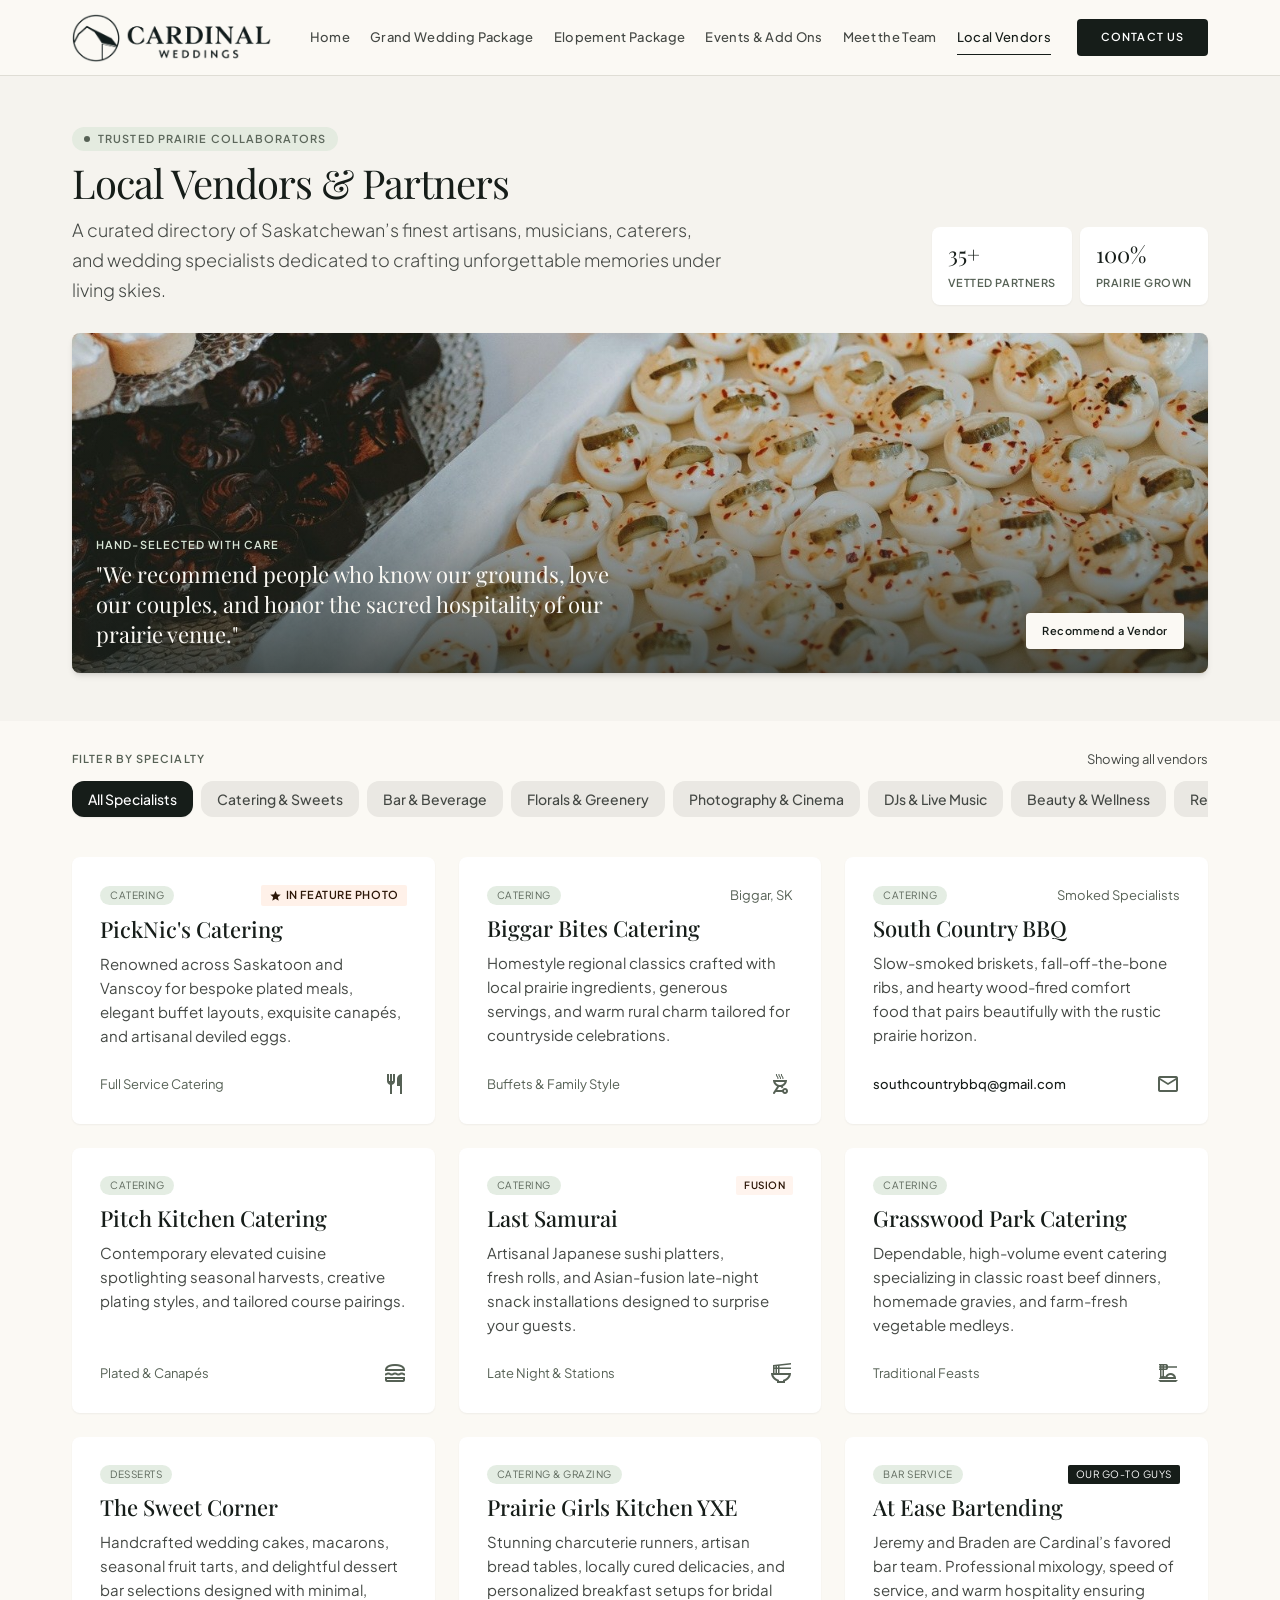
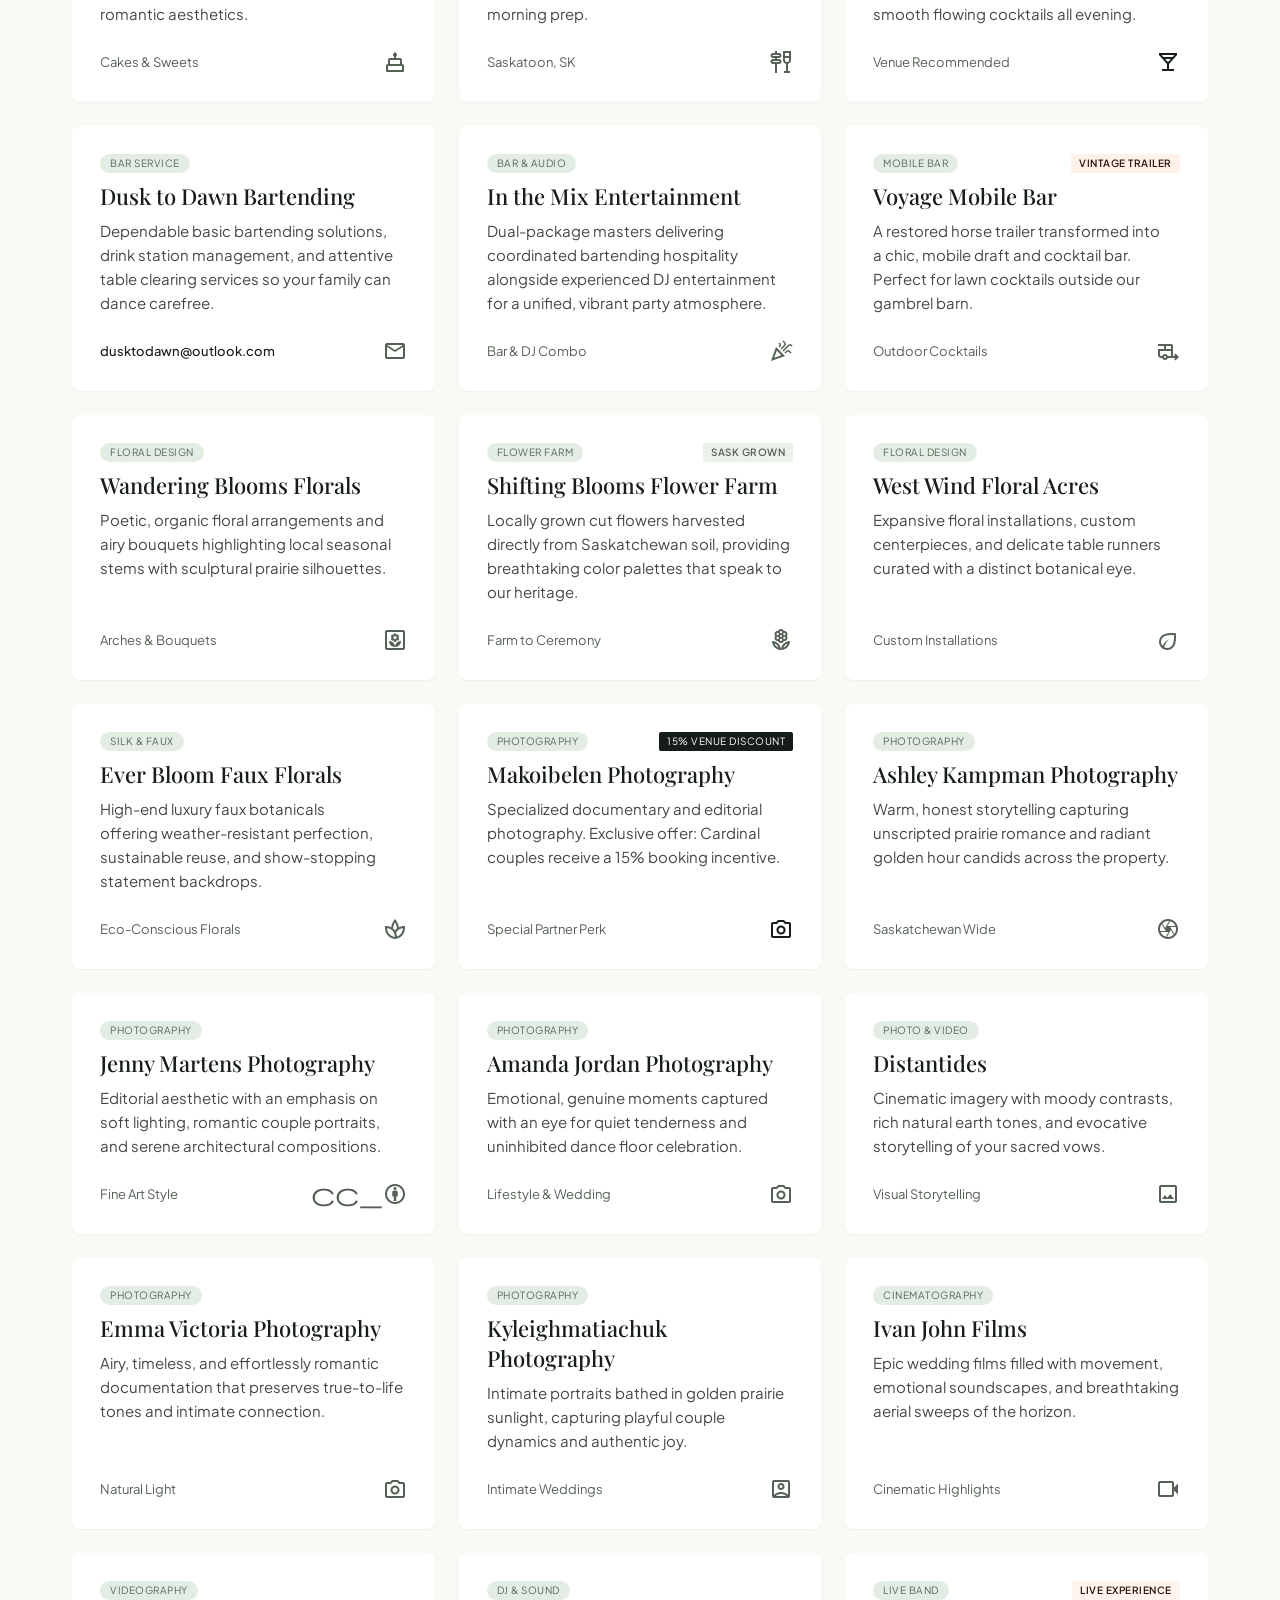
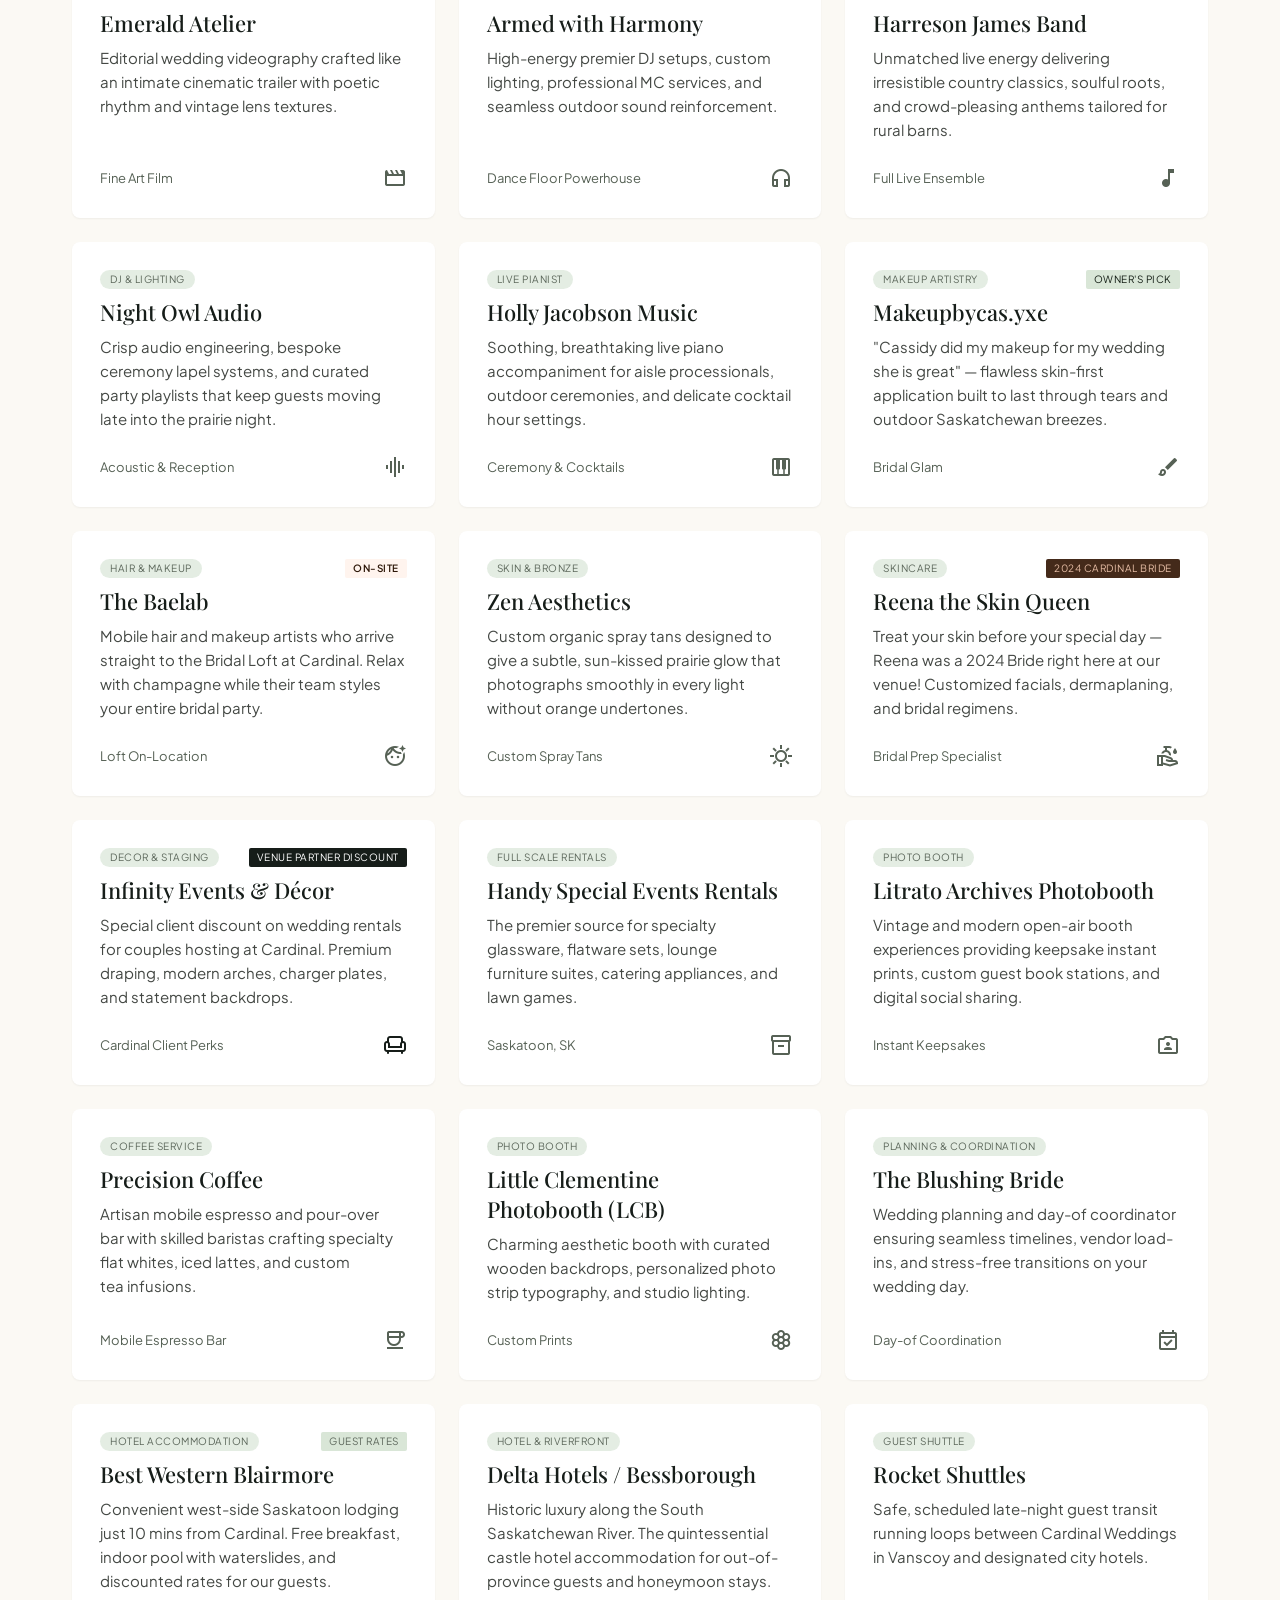
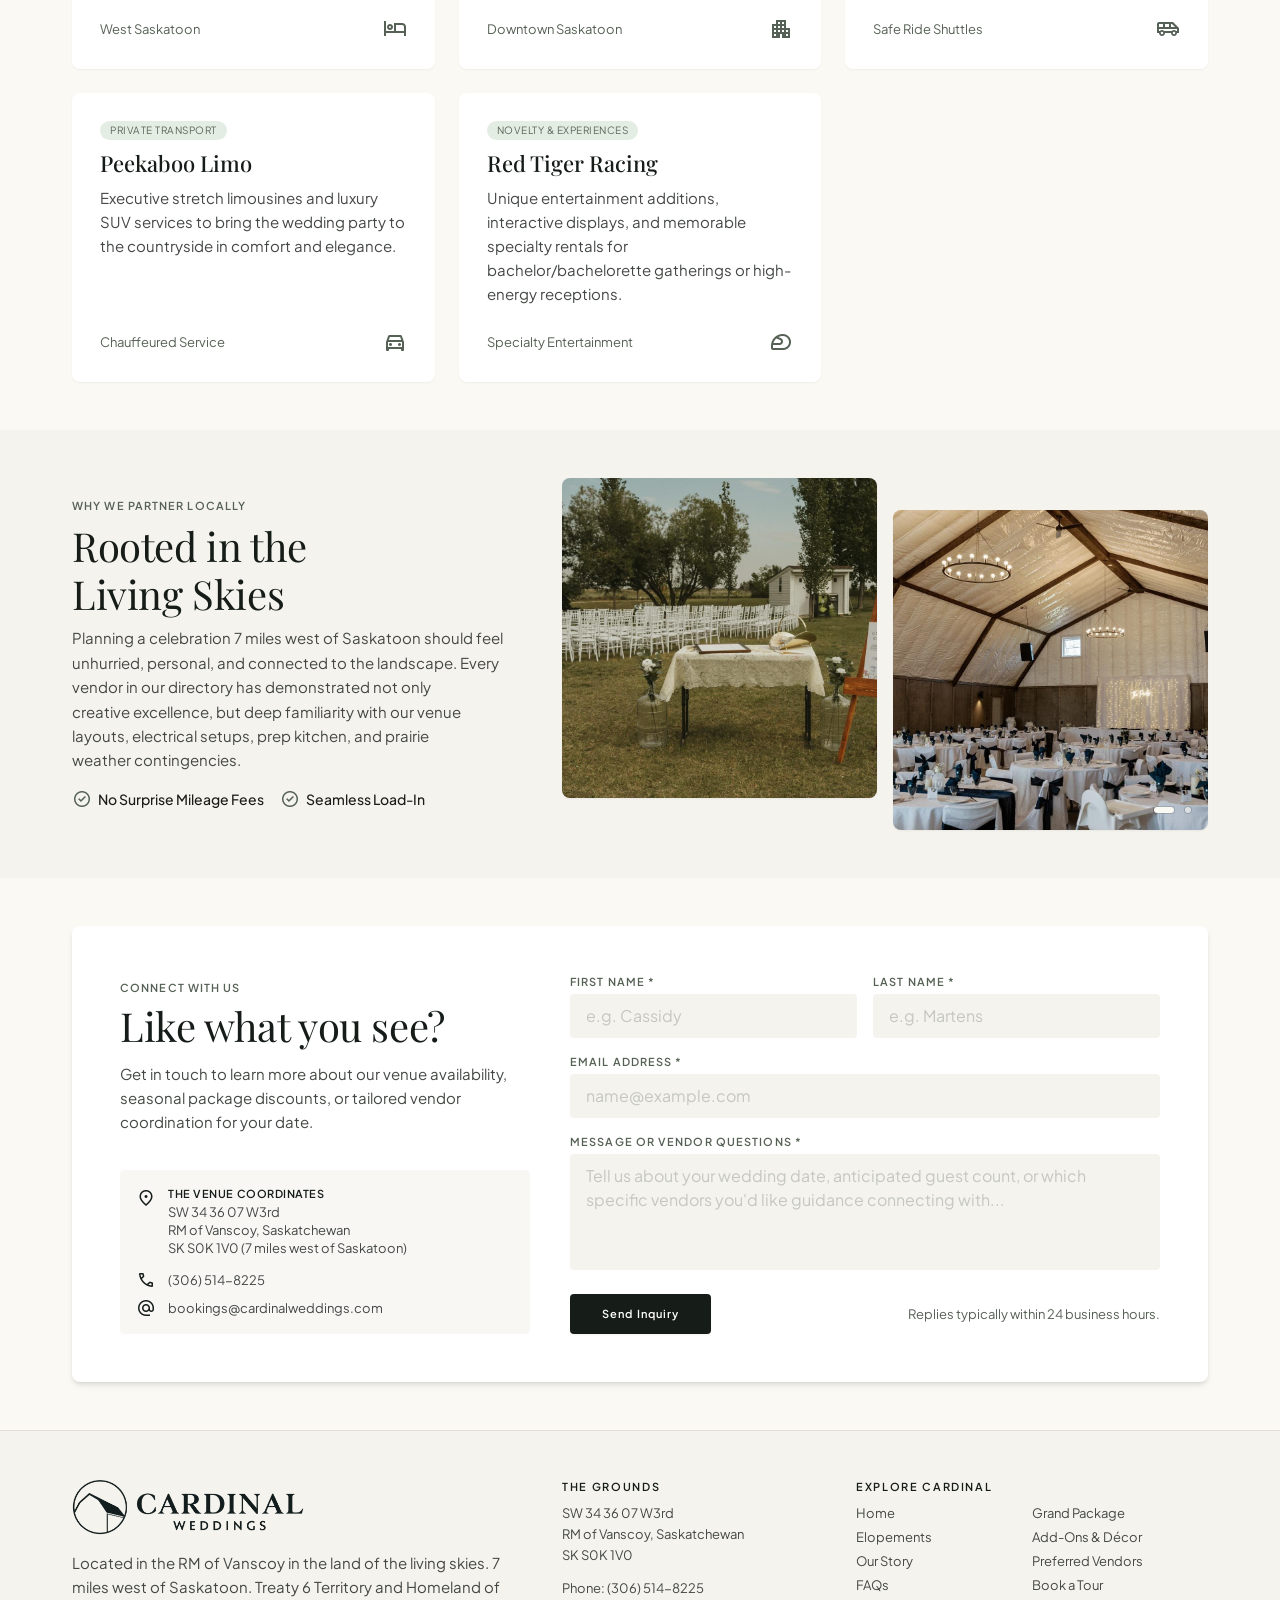
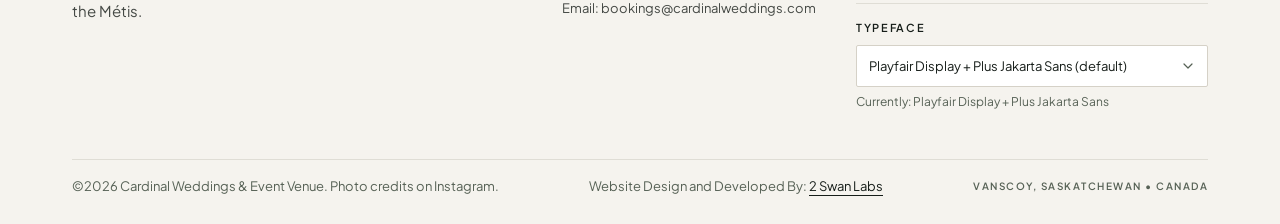
<file: local-vendors.html>
<!DOCTYPE html>

<html lang="en"><head><title>Local Vendors | Cardinal Weddings</title><meta charset="utf-8"/><meta content="width=device-width, initial-scale=1.0" name="viewport"/><meta content="web_standard" name="shell-type"/><link href="https://fonts.googleapis.com" rel="preconnect"/><link crossorigin="" href="https://fonts.gstatic.com" rel="preconnect"/><link href="https://fonts.googleapis.com/css2?family=Playfair+Display:ital,wght@0,400;0,500;0,600;1,400&amp;family=Plus+Jakarta+Sans:wght@300;400;500;600&amp;display=swap" rel="stylesheet"/>
<link href="https://fonts.googleapis.com/css2?family=Material+Symbols+Outlined:wght,FILL@100..700,0..1&amp;display=swap" rel="stylesheet"/><style>@layer base{html,body{margin:0;padding:0;}body{overscroll-behavior:none;}main>:first-child{margin-top:0!important;}main>:last-child{margin-bottom:0!important;}}::-webkit-scrollbar{display:none;}</style><link href="assets/styles.css" rel="stylesheet"/><link rel="icon" type="image/png" href="assets/favicon.png"/><link rel="apple-touch-icon" href="assets/apple-touch-icon.png"/><meta name="description" content="Our preferred local vendors for catering, florals, photography and more, trusted by Cardinal Weddings &amp; Event Venue near Saskatoon."/><meta name="theme-color" content="#fbf9f4"/><meta property="og:type" content="website"/><meta property="og:site_name" content="Cardinal Weddings &amp; Event Venue"/><meta property="og:description" content="Our preferred local vendors for catering, florals, photography and more, trusted by Cardinal Weddings &amp; Event Venue near Saskatoon."/><script src="assets/fonts.js"></script></head><body class="bg-surface font-body-md text-on-surface antialiased selection:bg-secondary-container selection:text-on-secondary-container"><style>
#site-header .hdr-bar{transition:background-color .3s,border-color .3s,backdrop-filter .3s}
#site-header.on-hero:not(.solid) .hdr-bar{background:transparent;border-bottom-color:rgba(251,249,244,.22);-webkit-backdrop-filter:none;backdrop-filter:none}
#site-header.on-hero:not(.solid) .hdr-text,#site-header.on-hero:not(.solid) .hdr-link{color:#fbf9f4}
#site-header.on-hero:not(.solid) .hdr-link:hover{color:#fff}
#site-header.on-hero:not(.solid) .hdr-link::after{background:#fbf9f4}
#site-header.on-hero:not(.solid) .hdr-sub{color:rgba(251,249,244,.8)}
#site-header.on-hero:not(.solid) .hdr-cta{background:#fbf9f4;color:#2b322d}
#site-header.on-hero:not(.solid) .hdr-cta:hover{background:#fff}
.hero-section{min-height:100vh;min-height:100svh}
@media(min-width:640px){.hero-section{min-height:clamp(560px,80vh,860px);min-height:clamp(560px,80svh,860px)}}
@media(min-width:1024px){.hero-section{min-height:max(640px,85vh,min(calc(100vw * var(--hero-ratio,.5625)),100vh));min-height:max(640px,85svh,min(calc(100vw * var(--hero-ratio,.5625)),100svh))}}
html{scroll-behavior:smooth;scroll-padding-top:92px}
::selection{background:#d9e6d7;color:#2b322d}
a:focus-visible,button:focus-visible,select:focus-visible,[tabindex]:focus-visible{outline:2px solid #2b322d;outline-offset:3px;border-radius:2px}
#site-header a:focus-visible,#site-header button:focus-visible{outline-color:#939a93}
h1,h2,h3{text-wrap:balance}
p{text-wrap:pretty}
.slider{position:relative;overflow:hidden}
.slider .slide{position:absolute;inset:0;width:100%;height:100%;object-fit:cover;opacity:0;transition:opacity 1s ease,transform .7s ease}
.slider .slide.is-active{opacity:1}
.slider-dots{position:absolute;right:.5rem;bottom:.5rem;display:flex;align-items:center;z-index:5}
.slider-dot{position:relative;width:1.5rem;height:1.5rem;background:none;border:0;padding:0;cursor:pointer}
.slider-dot::before{content:"";position:absolute;left:50%;top:50%;width:6px;height:6px;border-radius:9999px;background:rgba(251,249,244,.6);box-shadow:0 0 0 1px rgba(0,0,0,.14);transform:translate(-50%,-50%);transition:width .35s ease,background-color .35s ease}
.slider-dot.is-active::before{width:20px;background:#fbf9f4}
.js .reveal{opacity:0;transition:opacity .9s ease;animation:reveal-fallback 0s linear 3s forwards}
.js .reveal.reveal-in{opacity:1}
@keyframes reveal-fallback{to{opacity:1}}
html.font-custom #site-header nav a.hdr-link{letter-spacing:0;padding-left:.5rem;padding-right:.5rem;font-size:12.5px}
html.font-custom #site-header nav a.hdr-link::after{left:.5rem;right:.5rem}
@media (prefers-reduced-motion:reduce){html{scroll-behavior:auto}.js .reveal{opacity:1;animation:none}.slider .slide{transition:none}}
.logo-light{display:none}
#site-header.on-hero:not(.solid) .logo-light{display:block}
#site-header.on-hero:not(.solid) .logo-dark{display:none}
.hdr-text,.hdr-link,.hdr-sub,.hdr-cta{transition:color .3s,background-color .3s}
</style><header class="fixed top-0 inset-x-0 z-50" id="site-header">
<div class="hdr-bar h-[76px] bg-surface/95 backdrop-blur-xl border-b border-[#DFDDD5] transition-colors duration-300">
<div class="max-w-[1320px] mx-auto h-full px-margin md:px-margin-tablet lg:px-margin-desktop flex items-center justify-between">
<a href="index.html" class="flex items-center flex-shrink-0" aria-label="Cardinal Weddings, home"><img src="assets/logo-black.png" alt="Cardinal Weddings" class="logo-dark h-10 sm:h-12 w-auto" width="200" height="48"/><img src="assets/logo-white.png" alt="" aria-hidden="true" class="logo-light h-10 sm:h-12 w-auto" width="200" height="48"/></a>
<nav class="hidden xl:flex items-center" aria-label="Primary"><a href="index.html" class="hdr-link relative whitespace-nowrap px-2.5 py-2 font-label-md text-[13px] font-medium tracking-wide transition-colors after:content-[''] after:absolute after:left-2.5 after:right-2.5 after:bottom-0 after:h-px after:bg-primary after:origin-left after:transition-transform after:duration-300 text-on-surface-variant hover:text-primary after:scale-x-0 hover:after:scale-x-100">Home</a><a href="grand-wedding-package.html" class="hdr-link relative whitespace-nowrap px-2.5 py-2 font-label-md text-[13px] font-medium tracking-wide transition-colors after:content-[''] after:absolute after:left-2.5 after:right-2.5 after:bottom-0 after:h-px after:bg-primary after:origin-left after:transition-transform after:duration-300 text-on-surface-variant hover:text-primary after:scale-x-0 hover:after:scale-x-100">Grand Wedding Package</a><a href="elopement-wedding-package.html" class="hdr-link relative whitespace-nowrap px-2.5 py-2 font-label-md text-[13px] font-medium tracking-wide transition-colors after:content-[''] after:absolute after:left-2.5 after:right-2.5 after:bottom-0 after:h-px after:bg-primary after:origin-left after:transition-transform after:duration-300 text-on-surface-variant hover:text-primary after:scale-x-0 hover:after:scale-x-100">Elopement Package</a><a href="other-events-and-add-ons.html" class="hdr-link relative whitespace-nowrap px-2.5 py-2 font-label-md text-[13px] font-medium tracking-wide transition-colors after:content-[''] after:absolute after:left-2.5 after:right-2.5 after:bottom-0 after:h-px after:bg-primary after:origin-left after:transition-transform after:duration-300 text-on-surface-variant hover:text-primary after:scale-x-0 hover:after:scale-x-100">Events &amp; Add Ons</a><a href="meet-the-team.html" class="hdr-link relative whitespace-nowrap px-2.5 py-2 font-label-md text-[13px] font-medium tracking-wide transition-colors after:content-[''] after:absolute after:left-2.5 after:right-2.5 after:bottom-0 after:h-px after:bg-primary after:origin-left after:transition-transform after:duration-300 text-on-surface-variant hover:text-primary after:scale-x-0 hover:after:scale-x-100">Meet the Team</a><a href="local-vendors.html" class="hdr-link relative whitespace-nowrap px-2.5 py-2 font-label-md text-[13px] font-medium tracking-wide transition-colors after:content-[''] after:absolute after:left-2.5 after:right-2.5 after:bottom-0 after:h-px after:bg-primary after:origin-left after:transition-transform after:duration-300 text-primary after:scale-x-100" aria-current="page">Local Vendors</a><a href="contact-us.html" class="hdr-cta ml-4 inline-flex items-center whitespace-nowrap px-6 py-2.5 rounded-lg font-label-uppercase text-[11px] font-semibold tracking-[0.1em] uppercase transition-colors bg-primary text-on-primary hover:bg-[#414A43]">Contact Us</a></nav>
<button type="button" id="menu-toggle" class="hdr-text xl:hidden w-11 h-11 -mr-2 inline-flex items-center justify-center text-primary" aria-expanded="false" aria-controls="mobile-menu" aria-label="Open menu"><span class="material-symbols-outlined text-[28px]" id="menu-icon" aria-hidden="true">menu</span></button>
</div></div>
<div id="mobile-menu" class="hidden xl:hidden absolute top-full inset-x-0 bg-surface border-b border-[#DFDDD5] shadow-[0_16px_36px_-12px_rgba(43,50,45,0.12)] max-h-[calc(100vh-76px)] overflow-y-auto">
<nav class="max-w-[1320px] mx-auto px-margin md:px-margin-tablet pb-space-md pt-1" aria-label="Mobile"><a href="index.html" class="block py-3 font-headline-sm text-[22px] border-b border-[#DFDDD5] text-on-surface-variant">Home</a><a href="grand-wedding-package.html" class="block py-3 font-headline-sm text-[22px] border-b border-[#DFDDD5] text-on-surface-variant">Grand Wedding Package</a><a href="elopement-wedding-package.html" class="block py-3 font-headline-sm text-[22px] border-b border-[#DFDDD5] text-on-surface-variant">Elopement Package</a><a href="other-events-and-add-ons.html" class="block py-3 font-headline-sm text-[22px] border-b border-[#DFDDD5] text-on-surface-variant">Events &amp; Add Ons</a><a href="meet-the-team.html" class="block py-3 font-headline-sm text-[22px] border-b border-[#DFDDD5] text-on-surface-variant">Meet the Team</a><a href="local-vendors.html" class="block py-3 font-headline-sm text-[22px] border-b border-[#DFDDD5] text-primary italic" aria-current="page">Local Vendors</a><a href="contact-us.html" class="mt-space-md flex items-center justify-center px-6 py-3 rounded-lg bg-primary text-on-primary font-label-uppercase text-[11px] font-semibold tracking-[0.1em] uppercase">Contact Us</a></nav>
</div>
</header><main class="w-full pt-[76px] bg-surface"><div class="flex flex-col w-full">
<section class="relative w-full bg-surface-container-low py-space-xl overflow-hidden">
<div class="max-w-[1320px] mx-auto px-margin md:px-margin-tablet lg:px-margin-desktop">
<div class="flex flex-col md:flex-row md:items-end justify-between gap-space-md mb-space-lg">
<div class="max-w-2xl">
<div class="inline-flex items-center gap-2 px-3 py-1 bg-secondary-container/60 rounded-full mb-space-sm">
<span class="w-1.5 h-1.5 rounded-full bg-secondary"></span>
<span class="font-label-uppercase text-label-uppercase text-on-secondary-container tracking-widest uppercase">Trusted Prairie Collaborators</span>
</div>
<h1 class="font-headline-lg text-headline-lg text-primary tracking-tight font-normal">
            Local Vendors &amp; Partners
          </h1>
<p class="font-body-lg text-body-lg text-on-surface-variant mt-2 font-light">
            A curated directory of Saskatchewan’s finest artisans, musicians, caterers, and wedding specialists dedicated to crafting unforgettable memories under living skies.
          </p>
</div>
<div class="flex items-center gap-space-sm">
<div class="px-4 py-3 bg-surface-container-lowest rounded-xl shadow-sm text-left">
<span class="block font-headline-sm text-headline-sm text-primary font-light">35+</span>
<span class="font-label-uppercase text-label-uppercase text-secondary uppercase tracking-wider">Vetted Partners</span>
</div>
<div class="px-4 py-3 bg-surface-container-lowest rounded-xl shadow-sm text-left">
<span class="block font-headline-sm text-headline-sm text-primary font-light">100%</span>
<span class="font-label-uppercase text-label-uppercase text-secondary uppercase tracking-wider">Prairie Grown</span>
</div>
</div>
</div>
<div class="relative w-full h-[280px] md:h-[340px] rounded-xl overflow-hidden shadow-md">
<img loading="lazy" decoding="async" class="w-full h-full object-cover" alt="Artisanal prairie wedding catering spread showing gourmet deviled eggs with fresh micro-garnishes, miniature lemon meringue tarts, and dark chocolate truffles styled on fine crystal and natural wooden platters under soft natural light, warm cream ecru tones, editorial rustic luxury." src="assets/catering.jpg"/>
<div class="absolute inset-0 bg-gradient-to-t from-primary/70 via-primary/20 to-transparent"></div>
<div class="absolute bottom-6 left-6 right-6 flex flex-col md:flex-row items-start md:items-end justify-between gap-4">
<div class="max-w-xl text-surface">
<span class="font-label-uppercase text-label-uppercase tracking-widest uppercase text-secondary-fixed">Hand-Selected with Care</span>
<p class="font-headline-sm text-headline-sm text-surface font-light mt-1">
              "We recommend people who know our grounds, love our couples, and honor the sacred hospitality of our prairie venue."
            </p>
</div>
<a class="px-space-md py-2.5 bg-surface text-primary rounded-lg font-label-uppercase text-label-uppercase tracking-wider hover:bg-surface-container transition-colors shadow-sm" href="#inquiry-section">
            Recommend a Vendor
          </a>
</div>
</div>
</div>
</section>
<section class="w-full py-space-lg bg-surface">
<div class="max-w-[1320px] mx-auto px-margin md:px-margin-tablet lg:px-margin-desktop">
<div class="flex items-center justify-between pb-space-sm">
<span class="font-label-uppercase text-label-uppercase uppercase text-secondary tracking-widest">Filter By Specialty</span>
<span class="font-body-sm text-body-sm text-on-surface-variant" id="activeCount">Showing all vendors</span>
</div>
<div class="flex items-center gap-2 overflow-x-auto pb-3 pt-1 scrollbar-none" id="filterBar">
<button class="vendor-filter active px-4 py-2 rounded-full font-label-md text-label-md bg-primary text-on-primary transition-all whitespace-nowrap shadow-sm" data-filter="all">
          All Specialists
        </button>
<button class="vendor-filter px-4 py-2 rounded-full font-label-md text-label-md bg-surface-container-high text-on-surface-variant hover:text-on-surface hover:bg-surface-variant transition-all whitespace-nowrap" data-filter="catering">
          Catering &amp; Sweets
        </button>
<button class="vendor-filter px-4 py-2 rounded-full font-label-md text-label-md bg-surface-container-high text-on-surface-variant hover:text-on-surface hover:bg-surface-variant transition-all whitespace-nowrap" data-filter="bartending">
          Bar &amp; Beverage
        </button>
<button class="vendor-filter px-4 py-2 rounded-full font-label-md text-label-md bg-surface-container-high text-on-surface-variant hover:text-on-surface hover:bg-surface-variant transition-all whitespace-nowrap" data-filter="florals">
          Florals &amp; Greenery
        </button>
<button class="vendor-filter px-4 py-2 rounded-full font-label-md text-label-md bg-surface-container-high text-on-surface-variant hover:text-on-surface hover:bg-surface-variant transition-all whitespace-nowrap" data-filter="photo">
          Photography &amp; Cinema
        </button>
<button class="vendor-filter px-4 py-2 rounded-full font-label-md text-label-md bg-surface-container-high text-on-surface-variant hover:text-on-surface hover:bg-surface-variant transition-all whitespace-nowrap" data-filter="music">
          DJs &amp; Live Music
        </button>
<button class="vendor-filter px-4 py-2 rounded-full font-label-md text-label-md bg-surface-container-high text-on-surface-variant hover:text-on-surface hover:bg-surface-variant transition-all whitespace-nowrap" data-filter="beauty">
          Beauty &amp; Wellness
        </button>
<button class="vendor-filter px-4 py-2 rounded-full font-label-md text-label-md bg-surface-container-high text-on-surface-variant hover:text-on-surface hover:bg-surface-variant transition-all whitespace-nowrap" data-filter="rentals">
          Rentals &amp; Decor
        </button>
<button class="vendor-filter px-4 py-2 rounded-full font-label-md text-label-md bg-surface-container-high text-on-surface-variant hover:text-on-surface hover:bg-surface-variant transition-all whitespace-nowrap" data-filter="travel">
          Lodging &amp; Transport
        </button>
</div>
</div>
</section>
<section class="w-full pb-space-xl bg-surface">
<div class="max-w-[1320px] mx-auto px-margin md:px-margin-tablet lg:px-margin-desktop">
<div class="grid grid-cols-1 md:grid-cols-2 lg:grid-cols-3 gap-gutter" id="vendorGrid">
<!-- CATERING GROUP -->
<article class="vendor-card group flex flex-col justify-between p-space-lg bg-surface-container-lowest rounded-xl shadow-sm hover:shadow-md transition-shadow" data-category="catering">
<div>
<div class="flex items-center justify-between mb-space-sm">
<span class="px-2.5 py-0.5 rounded-full bg-secondary-container/70 text-on-secondary-container font-label-uppercase text-[10px] tracking-wider uppercase">Catering</span>
<span class="inline-flex items-center gap-1 text-[11px] font-label-uppercase tracking-wider uppercase text-tertiary font-semibold bg-tertiary-fixed/40 px-2 py-0.5 rounded">
<span class="material-symbols-outlined text-[13px]" style="font-variation-settings: 'FILL' 1;">star</span> In Feature Photo
              </span>
</div>
<h3 class="font-headline-sm text-headline-sm text-primary">PickNic's Catering</h3>
<p class="font-body-md text-body-md text-on-surface-variant mt-2">
              Renowned across Saskatoon and Vanscoy for bespoke plated meals, elegant buffet layouts, exquisite canapés, and artisanal deviled eggs.
            </p>
</div>
<div class="mt-space-md pt-space-sm flex items-center justify-between">
<span class="font-body-sm text-body-sm text-secondary">Full Service Catering</span>
<span class="material-symbols-outlined text-secondary group-hover:text-primary transition-colors">restaurant</span>
</div>
</article>
<article class="vendor-card group flex flex-col justify-between p-space-lg bg-surface-container-lowest rounded-xl shadow-sm hover:shadow-md transition-shadow" data-category="catering">
<div>
<div class="flex items-center justify-between mb-space-sm">
<span class="px-2.5 py-0.5 rounded-full bg-secondary-container/70 text-on-secondary-container font-label-uppercase text-[10px] tracking-wider uppercase">Catering</span>
<span class="font-body-sm text-body-sm text-secondary">Biggar, SK</span>
</div>
<h3 class="font-headline-sm text-headline-sm text-primary">Biggar Bites Catering</h3>
<p class="font-body-md text-body-md text-on-surface-variant mt-2">
              Homestyle regional classics crafted with local prairie ingredients, generous servings, and warm rural charm tailored for countryside celebrations.
            </p>
</div>
<div class="mt-space-md pt-space-sm flex items-center justify-between">
<span class="font-body-sm text-body-sm text-secondary">Buffets &amp; Family Style</span>
<span class="material-symbols-outlined text-secondary group-hover:text-primary transition-colors">outdoor_grill</span>
</div>
</article>
<article class="vendor-card group flex flex-col justify-between p-space-lg bg-surface-container-lowest rounded-xl shadow-sm hover:shadow-md transition-shadow" data-category="catering">
<div>
<div class="flex items-center justify-between mb-space-sm">
<span class="px-2.5 py-0.5 rounded-full bg-secondary-container/70 text-on-secondary-container font-label-uppercase text-[10px] tracking-wider uppercase">Catering</span>
<span class="font-body-sm text-body-sm text-secondary">Smoked Specialists</span>
</div>
<h3 class="font-headline-sm text-headline-sm text-primary">South Country BBQ</h3>
<p class="font-body-md text-body-md text-on-surface-variant mt-2">
              Slow-smoked briskets, fall-off-the-bone ribs, and hearty wood-fired comfort food that pairs beautifully with the rustic prairie horizon.
            </p>
</div>
<div class="mt-space-md pt-space-sm flex items-center justify-between">
<a class="font-body-sm text-body-sm text-primary hover:underline font-medium" href="mailto:southcountrybbq@gmail.com">southcountrybbq@gmail.com</a>
<span class="material-symbols-outlined text-secondary group-hover:text-primary transition-colors">mail</span>
</div>
</article>
<article class="vendor-card group flex flex-col justify-between p-space-lg bg-surface-container-lowest rounded-xl shadow-sm hover:shadow-md transition-shadow" data-category="catering">
<div>
<div class="flex items-center justify-between mb-space-sm">
<span class="px-2.5 py-0.5 rounded-full bg-secondary-container/70 text-on-secondary-container font-label-uppercase text-[10px] tracking-wider uppercase">Catering</span>
</div>
<h3 class="font-headline-sm text-headline-sm text-primary">Pitch Kitchen Catering</h3>
<p class="font-body-md text-body-md text-on-surface-variant mt-2">
              Contemporary elevated cuisine spotlighting seasonal harvests, creative plating styles, and tailored course pairings.
            </p>
</div>
<div class="mt-space-md pt-space-sm flex items-center justify-between">
<span class="font-body-sm text-body-sm text-secondary">Plated &amp; Canapés</span>
<span class="material-symbols-outlined text-secondary">lunch_dining</span>
</div>
</article>
<article class="vendor-card group flex flex-col justify-between p-space-lg bg-surface-container-lowest rounded-xl shadow-sm hover:shadow-md transition-shadow" data-category="catering">
<div>
<div class="flex items-center justify-between mb-space-sm">
<span class="px-2.5 py-0.5 rounded-full bg-secondary-container/70 text-on-secondary-container font-label-uppercase text-[10px] tracking-wider uppercase">Catering</span>
<span class="font-label-uppercase text-[10px] tracking-wider uppercase text-tertiary font-semibold bg-tertiary-fixed/30 px-2 py-0.5 rounded">Fusion</span>
</div>
<h3 class="font-headline-sm text-headline-sm text-primary">Last Samurai</h3>
<p class="font-body-md text-body-md text-on-surface-variant mt-2">
              Artisanal Japanese sushi platters, fresh rolls, and Asian-fusion late-night snack installations designed to surprise your guests.
            </p>
</div>
<div class="mt-space-md pt-space-sm flex items-center justify-between">
<span class="font-body-sm text-body-sm text-secondary">Late Night &amp; Stations</span>
<span class="material-symbols-outlined text-secondary">ramen_dining</span>
</div>
</article>
<article class="vendor-card group flex flex-col justify-between p-space-lg bg-surface-container-lowest rounded-xl shadow-sm hover:shadow-md transition-shadow" data-category="catering">
<div>
<div class="flex items-center justify-between mb-space-sm">
<span class="px-2.5 py-0.5 rounded-full bg-secondary-container/70 text-on-secondary-container font-label-uppercase text-[10px] tracking-wider uppercase">Catering</span>
</div>
<h3 class="font-headline-sm text-headline-sm text-primary">Grasswood Park Catering</h3>
<p class="font-body-md text-body-md text-on-surface-variant mt-2">
              Dependable, high-volume event catering specializing in classic roast beef dinners, homemade gravies, and farm-fresh vegetable medleys.
            </p>
</div>
<div class="mt-space-md pt-space-sm flex items-center justify-between">
<span class="font-body-sm text-body-sm text-secondary">Traditional Feasts</span>
<span class="material-symbols-outlined text-secondary">dinner_dining</span>
</div>
</article>
<article class="vendor-card group flex flex-col justify-between p-space-lg bg-surface-container-lowest rounded-xl shadow-sm hover:shadow-md transition-shadow" data-category="catering">
<div>
<div class="flex items-center justify-between mb-space-sm">
<span class="px-2.5 py-0.5 rounded-full bg-secondary-container/70 text-on-secondary-container font-label-uppercase text-[10px] tracking-wider uppercase">Desserts</span>
</div>
<h3 class="font-headline-sm text-headline-sm text-primary">The Sweet Corner</h3>
<p class="font-body-md text-body-md text-on-surface-variant mt-2">
              Handcrafted wedding cakes, macarons, seasonal fruit tarts, and delightful dessert bar selections designed with minimal, romantic aesthetics.
            </p>
</div>
<div class="mt-space-md pt-space-sm flex items-center justify-between">
<span class="font-body-sm text-body-sm text-secondary">Cakes &amp; Sweets</span>
<span class="material-symbols-outlined text-secondary">cake</span>
</div>
</article>
<article class="vendor-card group flex flex-col justify-between p-space-lg bg-surface-container-lowest rounded-xl shadow-sm hover:shadow-md transition-shadow" data-category="catering">
<div>
<div class="flex items-center justify-between mb-space-sm">
<span class="px-2.5 py-0.5 rounded-full bg-secondary-container/70 text-on-secondary-container font-label-uppercase text-[10px] tracking-wider uppercase">Catering &amp; Grazing</span>
</div>
<h3 class="font-headline-sm text-headline-sm text-primary">Prairie Girls Kitchen YXE</h3>
<p class="font-body-md text-body-md text-on-surface-variant mt-2">
              Stunning charcuterie runners, artisan bread tables, locally cured delicacies, and personalized breakfast setups for bridal morning prep.
            </p>
</div>
<div class="mt-space-md pt-space-sm flex items-center justify-between">
<span class="font-body-sm text-body-sm text-secondary">Saskatoon, SK</span>
<span class="material-symbols-outlined text-secondary">tapas</span>
</div>
</article>
<!-- BARTENDERS -->
<article class="vendor-card group flex flex-col justify-between p-space-lg bg-surface-container-lowest rounded-xl shadow-sm hover:shadow-md transition-shadow" data-category="bartending">
<div>
<div class="flex items-center justify-between mb-space-sm">
<span class="px-2.5 py-0.5 rounded-full bg-secondary-container/70 text-on-secondary-container font-label-uppercase text-[10px] tracking-wider uppercase">Bar Service</span>
<span class="font-label-uppercase text-[10px] tracking-wider uppercase text-on-primary bg-primary px-2 py-0.5 rounded">Our Go-To Guys</span>
</div>
<h3 class="font-headline-sm text-headline-sm text-primary">At Ease Bartending</h3>
<p class="font-body-md text-body-md text-on-surface-variant mt-2">
              Jeremy and Braden are Cardinal’s favored bar team. Professional mixology, speed of service, and warm hospitality ensuring smooth flowing cocktails all evening.
            </p>
</div>
<div class="mt-space-md pt-space-sm flex items-center justify-between">
<span class="font-body-sm text-body-sm text-secondary">Venue Recommended</span>
<span class="material-symbols-outlined text-primary">local_bar</span>
</div>
</article>
<article class="vendor-card group flex flex-col justify-between p-space-lg bg-surface-container-lowest rounded-xl shadow-sm hover:shadow-md transition-shadow" data-category="bartending">
<div>
<div class="flex items-center justify-between mb-space-sm">
<span class="px-2.5 py-0.5 rounded-full bg-secondary-container/70 text-on-secondary-container font-label-uppercase text-[10px] tracking-wider uppercase">Bar Service</span>
</div>
<h3 class="font-headline-sm text-headline-sm text-primary">Dusk to Dawn Bartending</h3>
<p class="font-body-md text-body-md text-on-surface-variant mt-2">
              Dependable basic bartending solutions, drink station management, and attentive table clearing services so your family can dance carefree.
            </p>
</div>
<div class="mt-space-md pt-space-sm flex items-center justify-between">
<a class="font-body-sm text-body-sm text-primary hover:underline font-medium" href="mailto:dusktodawn@outlook.com">dusktodawn@outlook.com</a>
<span class="material-symbols-outlined text-secondary">mail</span>
</div>
</article>
<article class="vendor-card group flex flex-col justify-between p-space-lg bg-surface-container-lowest rounded-xl shadow-sm hover:shadow-md transition-shadow" data-category="bartending">
<div>
<div class="flex items-center justify-between mb-space-sm">
<span class="px-2.5 py-0.5 rounded-full bg-secondary-container/70 text-on-secondary-container font-label-uppercase text-[10px] tracking-wider uppercase">Bar &amp; Audio</span>
</div>
<h3 class="font-headline-sm text-headline-sm text-primary">In the Mix Entertainment</h3>
<p class="font-body-md text-body-md text-on-surface-variant mt-2">
              Dual-package masters delivering coordinated bartending hospitality alongside experienced DJ entertainment for a unified, vibrant party atmosphere.
            </p>
</div>
<div class="mt-space-md pt-space-sm flex items-center justify-between">
<span class="font-body-sm text-body-sm text-secondary">Bar &amp; DJ Combo</span>
<span class="material-symbols-outlined text-secondary">celebration</span>
</div>
</article>
<article class="vendor-card group flex flex-col justify-between p-space-lg bg-surface-container-lowest rounded-xl shadow-sm hover:shadow-md transition-shadow" data-category="bartending">
<div>
<div class="flex items-center justify-between mb-space-sm">
<span class="px-2.5 py-0.5 rounded-full bg-secondary-container/70 text-on-secondary-container font-label-uppercase text-[10px] tracking-wider uppercase">Mobile Bar</span>
<span class="font-label-uppercase text-[10px] tracking-wider uppercase text-tertiary font-semibold bg-tertiary-fixed/40 px-2 py-0.5 rounded">Vintage Trailer</span>
</div>
<h3 class="font-headline-sm text-headline-sm text-primary">Voyage Mobile Bar</h3>
<p class="font-body-md text-body-md text-on-surface-variant mt-2">
              A restored horse trailer transformed into a chic, mobile draft and cocktail bar. Perfect for lawn cocktails outside our gambrel barn.
            </p>
</div>
<div class="mt-space-md pt-space-sm flex items-center justify-between">
<span class="font-body-sm text-body-sm text-secondary">Outdoor Cocktails</span>
<span class="material-symbols-outlined text-secondary">rv_hookup</span>
</div>
</article>
<!-- FLORALS -->
<article class="vendor-card group flex flex-col justify-between p-space-lg bg-surface-container-lowest rounded-xl shadow-sm hover:shadow-md transition-shadow" data-category="florals">
<div>
<div class="flex items-center justify-between mb-space-sm">
<span class="px-2.5 py-0.5 rounded-full bg-secondary-container/70 text-on-secondary-container font-label-uppercase text-[10px] tracking-wider uppercase">Floral Design</span>
</div>
<h3 class="font-headline-sm text-headline-sm text-primary">Wandering Blooms Florals</h3>
<p class="font-body-md text-body-md text-on-surface-variant mt-2">
              Poetic, organic floral arrangements and airy bouquets highlighting local seasonal stems with sculptural prairie silhouettes.
            </p>
</div>
<div class="mt-space-md pt-space-sm flex items-center justify-between">
<span class="font-body-sm text-body-sm text-secondary">Arches &amp; Bouquets</span>
<span class="material-symbols-outlined text-secondary">yard</span>
</div>
</article>
<article class="vendor-card group flex flex-col justify-between p-space-lg bg-surface-container-lowest rounded-xl shadow-sm hover:shadow-md transition-shadow" data-category="florals">
<div>
<div class="flex items-center justify-between mb-space-sm">
<span class="px-2.5 py-0.5 rounded-full bg-secondary-container/70 text-on-secondary-container font-label-uppercase text-[10px] tracking-wider uppercase">Flower Farm</span>
<span class="font-label-uppercase text-[10px] tracking-wider uppercase text-secondary font-semibold bg-secondary-fixed/50 px-2 py-0.5 rounded">Sask Grown</span>
</div>
<h3 class="font-headline-sm text-headline-sm text-primary">Shifting Blooms Flower Farm</h3>
<p class="font-body-md text-body-md text-on-surface-variant mt-2">
              Locally grown cut flowers harvested directly from Saskatchewan soil, providing breathtaking color palettes that speak to our heritage.
            </p>
</div>
<div class="mt-space-md pt-space-sm flex items-center justify-between">
<span class="font-body-sm text-body-sm text-secondary">Farm to Ceremony</span>
<span class="material-symbols-outlined text-secondary">local_florist</span>
</div>
</article>
<article class="vendor-card group flex flex-col justify-between p-space-lg bg-surface-container-lowest rounded-xl shadow-sm hover:shadow-md transition-shadow" data-category="florals">
<div>
<div class="flex items-center justify-between mb-space-sm">
<span class="px-2.5 py-0.5 rounded-full bg-secondary-container/70 text-on-secondary-container font-label-uppercase text-[10px] tracking-wider uppercase">Floral Design</span>
</div>
<h3 class="font-headline-sm text-headline-sm text-primary">West Wind Floral Acres</h3>
<p class="font-body-md text-body-md text-on-surface-variant mt-2">
              Expansive floral installations, custom centerpieces, and delicate table runners curated with a distinct botanical eye.
            </p>
</div>
<div class="mt-space-md pt-space-sm flex items-center justify-between">
<span class="font-body-sm text-body-sm text-secondary">Custom Installations</span>
<span class="material-symbols-outlined text-secondary">eco</span>
</div>
</article>
<article class="vendor-card group flex flex-col justify-between p-space-lg bg-surface-container-lowest rounded-xl shadow-sm hover:shadow-md transition-shadow" data-category="florals">
<div>
<div class="flex items-center justify-between mb-space-sm">
<span class="px-2.5 py-0.5 rounded-full bg-secondary-container/70 text-on-secondary-container font-label-uppercase text-[10px] tracking-wider uppercase">Silk &amp; Faux</span>
</div>
<h3 class="font-headline-sm text-headline-sm text-primary">Ever Bloom Faux Florals</h3>
<p class="font-body-md text-body-md text-on-surface-variant mt-2">
              High-end luxury faux botanicals offering weather-resistant perfection, sustainable reuse, and show-stopping statement backdrops.
            </p>
</div>
<div class="mt-space-md pt-space-sm flex items-center justify-between">
<span class="font-body-sm text-body-sm text-secondary">Eco-Conscious Florals</span>
<span class="material-symbols-outlined text-secondary">spa</span>
</div>
</article>
<!-- PHOTOGRAPHY & CINEMA -->
<article class="vendor-card group flex flex-col justify-between p-space-lg bg-surface-container-lowest rounded-xl shadow-sm hover:shadow-md transition-shadow" data-category="photo">
<div>
<div class="flex items-center justify-between mb-space-sm">
<span class="px-2.5 py-0.5 rounded-full bg-secondary-container/70 text-on-secondary-container font-label-uppercase text-[10px] tracking-wider uppercase">Photography</span>
<span class="font-label-uppercase text-[10px] tracking-wider uppercase text-on-primary bg-primary px-2 py-0.5 rounded">15% Venue Discount</span>
</div>
<h3 class="font-headline-sm text-headline-sm text-primary">Makoibelen Photography</h3>
<p class="font-body-md text-body-md text-on-surface-variant mt-2">
              Specialized documentary and editorial photography. Exclusive offer: Cardinal couples receive a 15% booking incentive.
            </p>
</div>
<div class="mt-space-md pt-space-sm flex items-center justify-between">
<span class="font-body-sm text-body-sm text-secondary">Special Partner Perk</span>
<span class="material-symbols-outlined text-primary">photo_camera</span>
</div>
</article>
<article class="vendor-card group flex flex-col justify-between p-space-lg bg-surface-container-lowest rounded-xl shadow-sm hover:shadow-md transition-shadow" data-category="photo">
<div>
<div class="flex items-center justify-between mb-space-sm">
<span class="px-2.5 py-0.5 rounded-full bg-secondary-container/70 text-on-secondary-container font-label-uppercase text-[10px] tracking-wider uppercase">Photography</span>
</div>
<h3 class="font-headline-sm text-headline-sm text-primary">Ashley Kampman Photography</h3>
<p class="font-body-md text-body-md text-on-surface-variant mt-2">
              Warm, honest storytelling capturing unscripted prairie romance and radiant golden hour candids across the property.
            </p>
</div>
<div class="mt-space-md pt-space-sm flex items-center justify-between">
<span class="font-body-sm text-body-sm text-secondary">Saskatchewan Wide</span>
<span class="material-symbols-outlined text-secondary">camera</span>
</div>
</article>
<article class="vendor-card group flex flex-col justify-between p-space-lg bg-surface-container-lowest rounded-xl shadow-sm hover:shadow-md transition-shadow" data-category="photo">
<div>
<div class="flex items-center justify-between mb-space-sm">
<span class="px-2.5 py-0.5 rounded-full bg-secondary-container/70 text-on-secondary-container font-label-uppercase text-[10px] tracking-wider uppercase">Photography</span>
</div>
<h3 class="font-headline-sm text-headline-sm text-primary">Jenny Martens Photography</h3>
<p class="font-body-md text-body-md text-on-surface-variant mt-2">
              Editorial aesthetic with an emphasis on soft lighting, romantic couple portraits, and serene architectural compositions.
            </p>
</div>
<div class="mt-space-md pt-space-sm flex items-center justify-between">
<span class="font-body-sm text-body-sm text-secondary">Fine Art Style</span>
<span class="material-symbols-outlined text-secondary">cc_attribution</span>
</div>
</article>
<article class="vendor-card group flex flex-col justify-between p-space-lg bg-surface-container-lowest rounded-xl shadow-sm hover:shadow-md transition-shadow" data-category="photo">
<div>
<div class="flex items-center justify-between mb-space-sm">
<span class="px-2.5 py-0.5 rounded-full bg-secondary-container/70 text-on-secondary-container font-label-uppercase text-[10px] tracking-wider uppercase">Photography</span>
</div>
<h3 class="font-headline-sm text-headline-sm text-primary">Amanda Jordan Photography</h3>
<p class="font-body-md text-body-md text-on-surface-variant mt-2">
              Emotional, genuine moments captured with an eye for quiet tenderness and uninhibited dance floor celebration.
            </p>
</div>
<div class="mt-space-md pt-space-sm flex items-center justify-between">
<span class="font-body-sm text-body-sm text-secondary">Lifestyle &amp; Wedding</span>
<span class="material-symbols-outlined text-secondary">photo_camera</span>
</div>
</article>
<article class="vendor-card group flex flex-col justify-between p-space-lg bg-surface-container-lowest rounded-xl shadow-sm hover:shadow-md transition-shadow" data-category="photo">
<div>
<div class="flex items-center justify-between mb-space-sm">
<span class="px-2.5 py-0.5 rounded-full bg-secondary-container/70 text-on-secondary-container font-label-uppercase text-[10px] tracking-wider uppercase">Photo &amp; Video</span>
</div>
<h3 class="font-headline-sm text-headline-sm text-primary">Distantides</h3>
<p class="font-body-md text-body-md text-on-surface-variant mt-2">
              Cinematic imagery with moody contrasts, rich natural earth tones, and evocative storytelling of your sacred vows.
            </p>
</div>
<div class="mt-space-md pt-space-sm flex items-center justify-between">
<span class="font-body-sm text-body-sm text-secondary">Visual Storytelling</span>
<span class="material-symbols-outlined text-secondary">photo_size_select_actual</span>
</div>
</article>
<article class="vendor-card group flex flex-col justify-between p-space-lg bg-surface-container-lowest rounded-xl shadow-sm hover:shadow-md transition-shadow" data-category="photo">
<div>
<div class="flex items-center justify-between mb-space-sm">
<span class="px-2.5 py-0.5 rounded-full bg-secondary-container/70 text-on-secondary-container font-label-uppercase text-[10px] tracking-wider uppercase">Photography</span>
</div>
<h3 class="font-headline-sm text-headline-sm text-primary">Emma Victoria Photography</h3>
<p class="font-body-md text-body-md text-on-surface-variant mt-2">
              Airy, timeless, and effortlessly romantic documentation that preserves true-to-life tones and intimate connection.
            </p>
</div>
<div class="mt-space-md pt-space-sm flex items-center justify-between">
<span class="font-body-sm text-body-sm text-secondary">Natural Light</span>
<span class="material-symbols-outlined text-secondary">camera_alt</span>
</div>
</article>
<article class="vendor-card group flex flex-col justify-between p-space-lg bg-surface-container-lowest rounded-xl shadow-sm hover:shadow-md transition-shadow" data-category="photo">
<div>
<div class="flex items-center justify-between mb-space-sm">
<span class="px-2.5 py-0.5 rounded-full bg-secondary-container/70 text-on-secondary-container font-label-uppercase text-[10px] tracking-wider uppercase">Photography</span>
</div>
<h3 class="font-headline-sm text-headline-sm text-primary">Kyleighmatiachuk Photography</h3>
<p class="font-body-md text-body-md text-on-surface-variant mt-2">
              Intimate portraits bathed in golden prairie sunlight, capturing playful couple dynamics and authentic joy.
            </p>
</div>
<div class="mt-space-md pt-space-sm flex items-center justify-between">
<span class="font-body-sm text-body-sm text-secondary">Intimate Weddings</span>
<span class="material-symbols-outlined text-secondary">portrait</span>
</div>
</article>
<article class="vendor-card group flex flex-col justify-between p-space-lg bg-surface-container-lowest rounded-xl shadow-sm hover:shadow-md transition-shadow" data-category="photo">
<div>
<div class="flex items-center justify-between mb-space-sm">
<span class="px-2.5 py-0.5 rounded-full bg-secondary-container/70 text-on-secondary-container font-label-uppercase text-[10px] tracking-wider uppercase">Cinematography</span>
</div>
<h3 class="font-headline-sm text-headline-sm text-primary">Ivan John Films</h3>
<p class="font-body-md text-body-md text-on-surface-variant mt-2">
              Epic wedding films filled with movement, emotional soundscapes, and breathtaking aerial sweeps of the horizon.
            </p>
</div>
<div class="mt-space-md pt-space-sm flex items-center justify-between">
<span class="font-body-sm text-body-sm text-secondary">Cinematic Highlights</span>
<span class="material-symbols-outlined text-secondary">videocam</span>
</div>
</article>
<article class="vendor-card group flex flex-col justify-between p-space-lg bg-surface-container-lowest rounded-xl shadow-sm hover:shadow-md transition-shadow" data-category="photo">
<div>
<div class="flex items-center justify-between mb-space-sm">
<span class="px-2.5 py-0.5 rounded-full bg-secondary-container/70 text-on-secondary-container font-label-uppercase text-[10px] tracking-wider uppercase">Videography</span>
</div>
<h3 class="font-headline-sm text-headline-sm text-primary">Emerald Atelier</h3>
<p class="font-body-md text-body-md text-on-surface-variant mt-2">
              Editorial wedding videography crafted like an intimate cinematic trailer with poetic rhythm and vintage lens textures.
            </p>
</div>
<div class="mt-space-md pt-space-sm flex items-center justify-between">
<span class="font-body-sm text-body-sm text-secondary">Fine Art Film</span>
<span class="material-symbols-outlined text-secondary">movie</span>
</div>
</article>
<!-- MUSIC & DJS -->
<article class="vendor-card group flex flex-col justify-between p-space-lg bg-surface-container-lowest rounded-xl shadow-sm hover:shadow-md transition-shadow" data-category="music">
<div>
<div class="flex items-center justify-between mb-space-sm">
<span class="px-2.5 py-0.5 rounded-full bg-secondary-container/70 text-on-secondary-container font-label-uppercase text-[10px] tracking-wider uppercase">DJ &amp; Sound</span>
</div>
<h3 class="font-headline-sm text-headline-sm text-primary">Armed with Harmony</h3>
<p class="font-body-md text-body-md text-on-surface-variant mt-2">
              High-energy premier DJ setups, custom lighting, professional MC services, and seamless outdoor sound reinforcement.
            </p>
</div>
<div class="mt-space-md pt-space-sm flex items-center justify-between">
<span class="font-body-sm text-body-sm text-secondary">Dance Floor Powerhouse</span>
<span class="material-symbols-outlined text-secondary">headphones</span>
</div>
</article>
<article class="vendor-card group flex flex-col justify-between p-space-lg bg-surface-container-lowest rounded-xl shadow-sm hover:shadow-md transition-shadow" data-category="music">
<div>
<div class="flex items-center justify-between mb-space-sm">
<span class="px-2.5 py-0.5 rounded-full bg-secondary-container/70 text-on-secondary-container font-label-uppercase text-[10px] tracking-wider uppercase">Live Band</span>
<span class="font-label-uppercase text-[10px] tracking-wider uppercase text-tertiary font-semibold bg-tertiary-fixed/30 px-2 py-0.5 rounded">Live Experience</span>
</div>
<h3 class="font-headline-sm text-headline-sm text-primary">Harreson James Band</h3>
<p class="font-body-md text-body-md text-on-surface-variant mt-2">
              Unmatched live energy delivering irresistible country classics, soulful roots, and crowd-pleasing anthems tailored for rural barns.
            </p>
</div>
<div class="mt-space-md pt-space-sm flex items-center justify-between">
<span class="font-body-sm text-body-sm text-secondary">Full Live Ensemble</span>
<span class="material-symbols-outlined text-secondary">music_note</span>
</div>
</article>
<article class="vendor-card group flex flex-col justify-between p-space-lg bg-surface-container-lowest rounded-xl shadow-sm hover:shadow-md transition-shadow" data-category="music">
<div>
<div class="flex items-center justify-between mb-space-sm">
<span class="px-2.5 py-0.5 rounded-full bg-secondary-container/70 text-on-secondary-container font-label-uppercase text-[10px] tracking-wider uppercase">DJ &amp; Lighting</span>
</div>
<h3 class="font-headline-sm text-headline-sm text-primary">Night Owl Audio</h3>
<p class="font-body-md text-body-md text-on-surface-variant mt-2">
              Crisp audio engineering, bespoke ceremony lapel systems, and curated party playlists that keep guests moving late into the prairie night.
            </p>
</div>
<div class="mt-space-md pt-space-sm flex items-center justify-between">
<span class="font-body-sm text-body-sm text-secondary">Acoustic &amp; Reception</span>
<span class="material-symbols-outlined text-secondary">graphic_eq</span>
</div>
</article>
<article class="vendor-card group flex flex-col justify-between p-space-lg bg-surface-container-lowest rounded-xl shadow-sm hover:shadow-md transition-shadow" data-category="music">
<div>
<div class="flex items-center justify-between mb-space-sm">
<span class="px-2.5 py-0.5 rounded-full bg-secondary-container/70 text-on-secondary-container font-label-uppercase text-[10px] tracking-wider uppercase">Live Pianist</span>
</div>
<h3 class="font-headline-sm text-headline-sm text-primary">Holly Jacobson Music</h3>
<p class="font-body-md text-body-md text-on-surface-variant mt-2">
              Soothing, breathtaking live piano accompaniment for aisle processionals, outdoor ceremonies, and delicate cocktail hour settings.
            </p>
</div>
<div class="mt-space-md pt-space-sm flex items-center justify-between">
<span class="font-body-sm text-body-sm text-secondary">Ceremony &amp; Cocktails</span>
<span class="material-symbols-outlined text-secondary">piano</span>
</div>
</article>
<!-- BEAUTY & WELLNESS -->
<article class="vendor-card group flex flex-col justify-between p-space-lg bg-surface-container-lowest rounded-xl shadow-sm hover:shadow-md transition-shadow" data-category="beauty">
<div>
<div class="flex items-center justify-between mb-space-sm">
<span class="px-2.5 py-0.5 rounded-full bg-secondary-container/70 text-on-secondary-container font-label-uppercase text-[10px] tracking-wider uppercase">Makeup Artistry</span>
<span class="font-label-uppercase text-[10px] tracking-wider uppercase text-on-secondary-fixed bg-secondary-fixed px-2 py-0.5 rounded">Owner's Pick</span>
</div>
<h3 class="font-headline-sm text-headline-sm text-primary">Makeupbycas.yxe</h3>
<p class="font-body-md text-body-md text-on-surface-variant mt-2">
              "Cassidy did my makeup for my wedding she is great" — flawless skin-first application built to last through tears and outdoor Saskatchewan breezes.
            </p>
</div>
<div class="mt-space-md pt-space-sm flex items-center justify-between">
<span class="font-body-sm text-body-sm text-secondary">Bridal Glam</span>
<span class="material-symbols-outlined text-secondary">brush</span>
</div>
</article>
<article class="vendor-card group flex flex-col justify-between p-space-lg bg-surface-container-lowest rounded-xl shadow-sm hover:shadow-md transition-shadow" data-category="beauty">
<div>
<div class="flex items-center justify-between mb-space-sm">
<span class="px-2.5 py-0.5 rounded-full bg-secondary-container/70 text-on-secondary-container font-label-uppercase text-[10px] tracking-wider uppercase">Hair &amp; Makeup</span>
<span class="font-label-uppercase text-[10px] tracking-wider uppercase text-tertiary font-semibold bg-tertiary-fixed/30 px-2 py-0.5 rounded">On-Site</span>
</div>
<h3 class="font-headline-sm text-headline-sm text-primary">The Baelab</h3>
<p class="font-body-md text-body-md text-on-surface-variant mt-2">
              Mobile hair and makeup artists who arrive straight to the Bridal Loft at Cardinal. Relax with champagne while their team styles your entire bridal party.
            </p>
</div>
<div class="mt-space-md pt-space-sm flex items-center justify-between">
<span class="font-body-sm text-body-sm text-secondary">Loft On-Location</span>
<span class="material-symbols-outlined text-secondary">face_retouching_natural</span>
</div>
</article>
<article class="vendor-card group flex flex-col justify-between p-space-lg bg-surface-container-lowest rounded-xl shadow-sm hover:shadow-md transition-shadow" data-category="beauty">
<div>
<div class="flex items-center justify-between mb-space-sm">
<span class="px-2.5 py-0.5 rounded-full bg-secondary-container/70 text-on-secondary-container font-label-uppercase text-[10px] tracking-wider uppercase">Skin &amp; Bronze</span>
</div>
<h3 class="font-headline-sm text-headline-sm text-primary">Zen Aesthetics</h3>
<p class="font-body-md text-body-md text-on-surface-variant mt-2">
              Custom organic spray tans designed to give a subtle, sun-kissed prairie glow that photographs smoothly in every light without orange undertones.
            </p>
</div>
<div class="mt-space-md pt-space-sm flex items-center justify-between">
<span class="font-body-sm text-body-sm text-secondary">Custom Spray Tans</span>
<span class="material-symbols-outlined text-secondary">sunny</span>
</div>
</article>
<article class="vendor-card group flex flex-col justify-between p-space-lg bg-surface-container-lowest rounded-xl shadow-sm hover:shadow-md transition-shadow" data-category="beauty">
<div>
<div class="flex items-center justify-between mb-space-sm">
<span class="px-2.5 py-0.5 rounded-full bg-secondary-container/70 text-on-secondary-container font-label-uppercase text-[10px] tracking-wider uppercase">Skincare</span>
<span class="font-label-uppercase text-[10px] tracking-wider uppercase text-tertiary-fixed-dim bg-tertiary-container px-2 py-0.5 rounded">2024 Cardinal Bride</span>
</div>
<h3 class="font-headline-sm text-headline-sm text-primary">Reena the Skin Queen</h3>
<p class="font-body-md text-body-md text-on-surface-variant mt-2">
              Treat your skin before your special day — Reena was a 2024 Bride right here at our venue! Customized facials, dermaplaning, and bridal regimens.
            </p>
</div>
<div class="mt-space-md pt-space-sm flex items-center justify-between">
<span class="font-body-sm text-body-sm text-secondary">Bridal Prep Specialist</span>
<span class="material-symbols-outlined text-secondary">clean_hands</span>
</div>
</article>
<!-- RENTALS & DECOR -->
<article class="vendor-card group flex flex-col justify-between p-space-lg bg-surface-container-lowest rounded-xl shadow-sm hover:shadow-md transition-shadow" data-category="rentals">
<div>
<div class="flex items-center justify-between mb-space-sm">
<span class="px-2.5 py-0.5 rounded-full bg-secondary-container/70 text-on-secondary-container font-label-uppercase text-[10px] tracking-wider uppercase">Decor &amp; Staging</span>
<span class="font-label-uppercase text-[10px] tracking-wider uppercase text-on-primary bg-primary px-2 py-0.5 rounded">Venue Partner Discount</span>
</div>
<h3 class="font-headline-sm text-headline-sm text-primary">Infinity Events &amp; Décor</h3>
<p class="font-body-md text-body-md text-on-surface-variant mt-2">
              Special client discount on wedding rentals for couples hosting at Cardinal. Premium draping, modern arches, charger plates, and statement backdrops.
            </p>
</div>
<div class="mt-space-md pt-space-sm flex items-center justify-between">
<span class="font-body-sm text-body-sm text-secondary">Cardinal Client Perks</span>
<span class="material-symbols-outlined text-primary">chair</span>
</div>
</article>
<article class="vendor-card group flex flex-col justify-between p-space-lg bg-surface-container-lowest rounded-xl shadow-sm hover:shadow-md transition-shadow" data-category="rentals">
<div>
<div class="flex items-center justify-between mb-space-sm">
<span class="px-2.5 py-0.5 rounded-full bg-secondary-container/70 text-on-secondary-container font-label-uppercase text-[10px] tracking-wider uppercase">Full Scale Rentals</span>
</div>
<h3 class="font-headline-sm text-headline-sm text-primary">Handy Special Events Rentals</h3>
<p class="font-body-md text-body-md text-on-surface-variant mt-2">
              The premier source for specialty glassware, flatware sets, lounge furniture suites, catering appliances, and lawn games.
            </p>
</div>
<div class="mt-space-md pt-space-sm flex items-center justify-between">
<span class="font-body-sm text-body-sm text-secondary">Saskatoon, SK</span>
<span class="material-symbols-outlined text-secondary">inventory_2</span>
</div>
</article>
<!-- OTHER VENDORS, TRAVEL & ACCOMMODATIONS -->
<article class="vendor-card group flex flex-col justify-between p-space-lg bg-surface-container-lowest rounded-xl shadow-sm hover:shadow-md transition-shadow" data-category="travel">
<div>
<div class="flex items-center justify-between mb-space-sm">
<span class="px-2.5 py-0.5 rounded-full bg-secondary-container/70 text-on-secondary-container font-label-uppercase text-[10px] tracking-wider uppercase">Photo Booth</span>
</div>
<h3 class="font-headline-sm text-headline-sm text-primary">Litrato Archives Photobooth</h3>
<p class="font-body-md text-body-md text-on-surface-variant mt-2">
              Vintage and modern open-air booth experiences providing keepsake instant prints, custom guest book stations, and digital social sharing.
            </p>
</div>
<div class="mt-space-md pt-space-sm flex items-center justify-between">
<span class="font-body-sm text-body-sm text-secondary">Instant Keepsakes</span>
<span class="material-symbols-outlined text-secondary">photo_camera_front</span>
</div>
</article>
<article class="vendor-card group flex flex-col justify-between p-space-lg bg-surface-container-lowest rounded-xl shadow-sm hover:shadow-md transition-shadow" data-category="travel">
<div>
<div class="flex items-center justify-between mb-space-sm">
<span class="px-2.5 py-0.5 rounded-full bg-secondary-container/70 text-on-secondary-container font-label-uppercase text-[10px] tracking-wider uppercase">Coffee Service</span>
</div>
<h3 class="font-headline-sm text-headline-sm text-primary">Precision Coffee</h3>
<p class="font-body-md text-body-md text-on-surface-variant mt-2">
              Artisan mobile espresso and pour-over bar with skilled baristas crafting specialty flat whites, iced lattes, and custom tea infusions.
            </p>
</div>
<div class="mt-space-md pt-space-sm flex items-center justify-between">
<span class="font-body-sm text-body-sm text-secondary">Mobile Espresso Bar</span>
<span class="material-symbols-outlined text-secondary">coffee</span>
</div>
</article>
<article class="vendor-card group flex flex-col justify-between p-space-lg bg-surface-container-lowest rounded-xl shadow-sm hover:shadow-md transition-shadow" data-category="travel">
<div>
<div class="flex items-center justify-between mb-space-sm">
<span class="px-2.5 py-0.5 rounded-full bg-secondary-container/70 text-on-secondary-container font-label-uppercase text-[10px] tracking-wider uppercase">Photo Booth</span>
</div>
<h3 class="font-headline-sm text-headline-sm text-primary">Little Clementine Photobooth (LCB)</h3>
<p class="font-body-md text-body-md text-on-surface-variant mt-2">
              Charming aesthetic booth with curated wooden backdrops, personalized photo strip typography, and studio lighting.
            </p>
</div>
<div class="mt-space-md pt-space-sm flex items-center justify-between">
<span class="font-body-sm text-body-sm text-secondary">Custom Prints</span>
<span class="material-symbols-outlined text-secondary">filter_vintage</span>
</div>
</article>
<article class="vendor-card group flex flex-col justify-between p-space-lg bg-surface-container-lowest rounded-xl shadow-sm hover:shadow-md transition-shadow" data-category="travel">
<div>
<div class="flex items-center justify-between mb-space-sm">
<span class="px-2.5 py-0.5 rounded-full bg-secondary-container/70 text-on-secondary-container font-label-uppercase text-[10px] tracking-wider uppercase">Planning &amp; Coordination</span>
</div>
<h3 class="font-headline-sm text-headline-sm text-primary">The Blushing Bride</h3>
<p class="font-body-md text-body-md text-on-surface-variant mt-2">
              Wedding planning and day-of coordinator ensuring seamless timelines, vendor load-ins, and stress-free transitions on your wedding day.
            </p>
</div>
<div class="mt-space-md pt-space-sm flex items-center justify-between">
<span class="font-body-sm text-body-sm text-secondary">Day-of Coordination</span>
<span class="material-symbols-outlined text-secondary">event_available</span>
</div>
</article>
<article class="vendor-card group flex flex-col justify-between p-space-lg bg-surface-container-lowest rounded-xl shadow-sm hover:shadow-md transition-shadow" data-category="travel">
<div>
<div class="flex items-center justify-between mb-space-sm">
<span class="px-2.5 py-0.5 rounded-full bg-secondary-container/70 text-on-secondary-container font-label-uppercase text-[10px] tracking-wider uppercase">Hotel Accommodation</span>
<span class="font-label-uppercase text-[10px] tracking-wider uppercase text-on-secondary-container bg-secondary-container px-2 py-0.5 rounded">Guest Rates</span>
</div>
<h3 class="font-headline-sm text-headline-sm text-primary">Best Western Blairmore</h3>
<p class="font-body-md text-body-md text-on-surface-variant mt-2">
              Convenient west-side Saskatoon lodging just 10 mins from Cardinal. Free breakfast, indoor pool with waterslides, and discounted rates for our guests.
            </p>
</div>
<div class="mt-space-md pt-space-sm flex items-center justify-between">
<span class="font-body-sm text-body-sm text-secondary">West Saskatoon</span>
<span class="material-symbols-outlined text-secondary">hotel</span>
</div>
</article>
<article class="vendor-card group flex flex-col justify-between p-space-lg bg-surface-container-lowest rounded-xl shadow-sm hover:shadow-md transition-shadow" data-category="travel">
<div>
<div class="flex items-center justify-between mb-space-sm">
<span class="px-2.5 py-0.5 rounded-full bg-secondary-container/70 text-on-secondary-container font-label-uppercase text-[10px] tracking-wider uppercase">Hotel &amp; Riverfront</span>
</div>
<h3 class="font-headline-sm text-headline-sm text-primary">Delta Hotels / Bessborough</h3>
<p class="font-body-md text-body-md text-on-surface-variant mt-2">
              Historic luxury along the South Saskatchewan River. The quintessential castle hotel accommodation for out-of-province guests and honeymoon stays.
            </p>
</div>
<div class="mt-space-md pt-space-sm flex items-center justify-between">
<span class="font-body-sm text-body-sm text-secondary">Downtown Saskatoon</span>
<span class="material-symbols-outlined text-secondary">apartment</span>
</div>
</article>
<article class="vendor-card group flex flex-col justify-between p-space-lg bg-surface-container-lowest rounded-xl shadow-sm hover:shadow-md transition-shadow" data-category="travel">
<div>
<div class="flex items-center justify-between mb-space-sm">
<span class="px-2.5 py-0.5 rounded-full bg-secondary-container/70 text-on-secondary-container font-label-uppercase text-[10px] tracking-wider uppercase">Guest Shuttle</span>
</div>
<h3 class="font-headline-sm text-headline-sm text-primary">Rocket Shuttles</h3>
<p class="font-body-md text-body-md text-on-surface-variant mt-2">
              Safe, scheduled late-night guest transit running loops between Cardinal Weddings in Vanscoy and designated city hotels.
            </p>
</div>
<div class="mt-space-md pt-space-sm flex items-center justify-between">
<span class="font-body-sm text-body-sm text-secondary">Safe Ride Shuttles</span>
<span class="material-symbols-outlined text-secondary">airport_shuttle</span>
</div>
</article>
<article class="vendor-card group flex flex-col justify-between p-space-lg bg-surface-container-lowest rounded-xl shadow-sm hover:shadow-md transition-shadow" data-category="travel">
<div>
<div class="flex items-center justify-between mb-space-sm">
<span class="px-2.5 py-0.5 rounded-full bg-secondary-container/70 text-on-secondary-container font-label-uppercase text-[10px] tracking-wider uppercase">Private Transport</span>
</div>
<h3 class="font-headline-sm text-headline-sm text-primary">Peekaboo Limo</h3>
<p class="font-body-md text-body-md text-on-surface-variant mt-2">
              Executive stretch limousines and luxury SUV services to bring the wedding party to the countryside in comfort and elegance.
            </p>
</div>
<div class="mt-space-md pt-space-sm flex items-center justify-between">
<span class="font-body-sm text-body-sm text-secondary">Chauffeured Service</span>
<span class="material-symbols-outlined text-secondary">directions_car</span>
</div>
</article>
<article class="vendor-card group flex flex-col justify-between p-space-lg bg-surface-container-lowest rounded-xl shadow-sm hover:shadow-md transition-shadow" data-category="travel">
<div>
<div class="flex items-center justify-between mb-space-sm">
<span class="px-2.5 py-0.5 rounded-full bg-secondary-container/70 text-on-secondary-container font-label-uppercase text-[10px] tracking-wider uppercase">Novelty &amp; Experiences</span>
</div>
<h3 class="font-headline-sm text-headline-sm text-primary">Red Tiger Racing</h3>
<p class="font-body-md text-body-md text-on-surface-variant mt-2">
              Unique entertainment additions, interactive displays, and memorable specialty rentals for bachelor/bachelorette gatherings or high-energy receptions.
            </p>
</div>
<div class="mt-space-md pt-space-sm flex items-center justify-between">
<span class="font-body-sm text-body-sm text-secondary">Specialty Entertainment</span>
<span class="material-symbols-outlined text-secondary">sports_motorsports</span>
</div>
</article>
</div>
</div>
</section>
<!-- HIGHLIGHT BANNER WITH ASYMMETRIC LOOKBOOK -->
<section class="w-full bg-surface-container-low py-space-xl">
<div class="max-w-[1320px] mx-auto px-margin md:px-margin-tablet lg:px-margin-desktop">
<div class="grid grid-cols-1 lg:grid-cols-12 gap-gutter-desktop items-center">
<div class="lg:col-span-5 flex flex-col space-y-space-sm">
<span class="font-label-uppercase text-label-uppercase uppercase tracking-widest text-secondary">Why We Partner Locally</span>
<h2 class="font-headline-lg text-headline-lg text-primary font-light">Rooted in the Living Skies</h2>
<p class="font-body-md text-body-md text-on-surface-variant leading-relaxed">
            Planning a celebration 7 miles west of Saskatoon should feel unhurried, personal, and connected to the landscape. Every vendor in our directory has demonstrated not only creative excellence, but deep familiarity with our venue layouts, electrical setups, prep kitchen, and prairie weather contingencies.
          </p>
<div class="pt-2 flex items-center gap-4 text-on-surface">
<div class="flex items-center gap-1.5 font-label-md text-label-md">
<span class="material-symbols-outlined text-secondary text-[20px]">check_circle</span> No Surprise Mileage Fees
            </div>
<div class="flex items-center gap-1.5 font-label-md text-label-md">
<span class="material-symbols-outlined text-secondary text-[20px]">check_circle</span> Seamless Load-In
            </div>
</div>
</div>
<div class="lg:col-span-7 grid grid-cols-2 gap-4">
<div class="relative h-64 md:h-80 rounded-xl overflow-hidden shadow-sm">
<img loading="lazy" decoding="async" class="w-full h-full object-cover" alt="Intimate bridal toast on the outdoor lawn of a modern whitewashed gambrel barn at golden hour in Saskatchewan, soft amber light glowing over open wheat fields, guests smiling with chilled champagne." src="assets/ceremony.jpg"/>
</div>
<div class="relative h-64 md:h-80 rounded-xl overflow-hidden shadow-sm mt-8">
<div class="slider w-full h-full" data-slider data-interval="5500" role="group" aria-roledescription="carousel" aria-label="Photos of the reception space"><img loading="lazy" decoding="async" class="slide is-active " src="assets/reception-navy.jpg" alt="Navy-accented reception tables beneath the barn’s timber beams" style="object-position:50% 65%"/><img class="slide " src="assets/reception-white.jpg" alt="Round tables with white linens and black napkins inside the barn" style="object-position:50% 55%" loading="lazy" decoding="async"/><div class="slider-dots"><button type="button" class="slider-dot is-active" aria-label="Show photo 1 of 2"></button><button type="button" class="slider-dot" aria-label="Show photo 2 of 2"></button></div></div>
</div>
</div>
</div>
</div>
</section>
<!-- INTEGRATED CONTACT & INQUIRY SECTION -->
<section class="w-full py-space-xl bg-surface" id="inquiry-section">
<div class="max-w-[1320px] mx-auto px-margin md:px-margin-tablet lg:px-margin-desktop">
<div class="bg-surface-container-lowest rounded-xl shadow-md p-space-lg md:p-space-xl">
<div class="grid grid-cols-1 lg:grid-cols-12 gap-gutter-desktop">
<div class="lg:col-span-5 flex flex-col justify-between">
<div>
<span class="font-label-uppercase text-label-uppercase uppercase tracking-widest text-secondary">Connect With Us</span>
<h2 class="font-headline-lg text-headline-lg text-primary mt-1 font-light">Like what you see?</h2>
<p class="font-body-md text-body-md text-on-surface-variant mt-3 max-w-md">
                Get in touch to learn more about our venue availability, seasonal package discounts, or tailored vendor coordination for your date.
              </p>
</div>
<div class="mt-space-lg pt-space-md space-y-space-sm bg-surface-container-low/70 p-space-md rounded-lg">
<div class="flex items-start gap-3">
<span class="material-symbols-outlined text-primary text-[20px] mt-0.5">location_on</span>
<div>
<span class="font-label-uppercase text-label-uppercase uppercase tracking-wider text-primary font-semibold block">The Venue Coordinates</span>
<p class="font-body-sm text-body-sm text-on-surface-variant mt-0.5 leading-snug">
                    SW 34 36 07 W3rd<br/>
                    RM of Vanscoy, Saskatchewan<br/>
                    SK S0K 1V0 (7 miles west of Saskatoon)
                  </p>
</div>
</div>
<div class="flex items-center gap-3 pt-1">
<span class="material-symbols-outlined text-primary text-[20px]">call</span>
<span class="font-body-sm text-body-sm text-on-surface-variant">(306) 514-8225</span>
</div>
<div class="flex items-center gap-3">
<span class="material-symbols-outlined text-primary text-[20px]">alternate_email</span>
<span class="font-body-sm text-body-sm text-on-surface-variant">bookings@cardinalweddings.com</span>
</div>
</div>
</div>
<div class="lg:col-span-7">
<form class="flex flex-col space-y-4" id="vendorInquiryForm" onsubmit="event.preventDefault(); document.getElementById('formSuccess').classList.remove('hidden'); this.reset();">
<div class="grid grid-cols-1 sm:grid-cols-2 gap-4">
<div class="flex flex-col">
<label class="font-label-uppercase text-label-uppercase uppercase tracking-widest text-secondary mb-1">First Name *</label>
<input class="w-full px-4 py-2.5 rounded-lg bg-surface-container-low text-on-surface font-body-md focus:bg-surface-container-lowest focus:outline-none focus:ring-1 focus:ring-primary transition-all placeholder:text-outline-variant" placeholder="e.g. Cassidy" required="" type="text"/>
</div>
<div class="flex flex-col">
<label class="font-label-uppercase text-label-uppercase uppercase tracking-widest text-secondary mb-1">Last Name *</label>
<input class="w-full px-4 py-2.5 rounded-lg bg-surface-container-low text-on-surface font-body-md focus:bg-surface-container-lowest focus:outline-none focus:ring-1 focus:ring-primary transition-all placeholder:text-outline-variant" placeholder="e.g. Martens" required="" type="text"/>
</div>
</div>
<div class="flex flex-col">
<label class="font-label-uppercase text-label-uppercase uppercase tracking-widest text-secondary mb-1">Email Address *</label>
<input class="w-full px-4 py-2.5 rounded-lg bg-surface-container-low text-on-surface font-body-md focus:bg-surface-container-lowest focus:outline-none focus:ring-1 focus:ring-primary transition-all placeholder:text-outline-variant" placeholder="name@example.com" required="" type="email"/>
</div>
<div class="flex flex-col">
<label class="font-label-uppercase text-label-uppercase uppercase tracking-widest text-secondary mb-1">Message or Vendor Questions *</label>
<textarea class="w-full px-4 py-2.5 rounded-lg bg-surface-container-low text-on-surface font-body-md focus:bg-surface-container-lowest focus:outline-none focus:ring-1 focus:ring-primary transition-all placeholder:text-outline-variant resize-none" placeholder="Tell us about your wedding date, anticipated guest count, or which specific vendors you'd like guidance connecting with..." required="" rows="4"></textarea>
</div>
<div class="pt-2 flex flex-col sm:flex-row items-center justify-between gap-4">
<button class="w-full sm:w-auto px-8 py-3 bg-primary text-on-primary hover:bg-primary-container rounded-lg font-label-uppercase text-label-uppercase tracking-widest transition-all shadow-sm" type="submit">
                  Send Inquiry
                </button>
<span class="font-body-sm text-body-sm text-secondary">
                  Replies typically within 24 business hours.
                </span>
</div>
<div class="hidden p-3 bg-secondary-container rounded-lg text-on-secondary-container font-label-md text-label-md flex items-center gap-2" id="formSuccess">
<span class="material-symbols-outlined text-[18px]">verified</span>
                Thank you! Your note has been received by our wedding coordinators.
              </div>
</form>
</div>
</div>
</div>
</div>
</section>
<script>
    (function initVendorFilter() {
      const filterButtons = document.querySelectorAll('.vendor-filter');
      const vendorCards = document.querySelectorAll('.vendor-card');
      const activeCount = document.getElementById('activeCount');

      filterButtons.forEach(btn => {
        btn.addEventListener('click', () => {
          filterButtons.forEach(b => {
            b.classList.remove('bg-primary', 'text-on-primary', 'shadow-sm');
            b.classList.add('bg-surface-container-high', 'text-on-surface-variant');
          });

          btn.classList.add('bg-primary', 'text-on-primary', 'shadow-sm');
          btn.classList.remove('bg-surface-container-high', 'text-on-surface-variant');

          const filter = btn.getAttribute('data-filter');
          let visible = 0;

          vendorCards.forEach(card => {
            const category = card.getAttribute('data-category');
            if (filter === 'all' || category === filter) {
              card.style.display = 'flex';
              visible++;
            } else {
              card.style.display = 'none';
            }
          });

          if (filter === 'all') {
            activeCount.textContent = `Showing all 29 vetted partners`;
          } else {
            activeCount.textContent = `Showing ${visible} specialist${visible === 1 ? '' : 's'}`;
          }
        });
      });
    })();
  </script>
</div></main><footer class="w-full bg-surface-container-low text-on-surface-variant pt-space-xl pb-space-lg border-t border-[#DFDDD5]"><div class="max-w-[1320px] mx-auto px-margin md:px-margin-tablet lg:px-margin-desktop">
<div class="grid grid-cols-1 md:grid-cols-12 gap-gutter-desktop mb-space-xl">
<div class="md:col-span-5 flex flex-col space-y-space-md"><a href="index.html" class="inline-block" aria-label="Cardinal Weddings, home"><img src="assets/logo-black.png" alt="Cardinal Weddings" class="h-14 w-auto" width="233" height="56"/></a>
<p class="font-body-md text-body-md text-on-surface-variant max-w-md">Located in the RM of Vanscoy in the land of the living skies. 7 miles west of Saskatoon. Treaty 6 Territory and Homeland of the Métis.</p></div>
<div class="md:col-span-3 flex flex-col space-y-space-sm"><h4 class="font-label-uppercase text-[11px] tracking-[0.15em] uppercase text-primary font-semibold">The Grounds</h4>
<p class="font-body-sm text-body-sm leading-relaxed">SW 34 36 07 W3rd<br/>RM of Vanscoy, Saskatchewan<br/>SK S0K 1V0</p>
<p class="font-body-sm text-body-sm pt-space-xs">Phone: <a class="hover:text-primary" href="tel:3065148225">(306) 514-8225</a><br/>Email: <a class="hover:text-primary" href="mailto:bookings@cardinalweddings.com">bookings@cardinalweddings.com</a></p></div>
<div class="md:col-span-4 flex flex-col space-y-space-sm"><h4 class="font-label-uppercase text-[11px] tracking-[0.15em] uppercase text-primary font-semibold">Explore Cardinal</h4>
<div class="grid grid-cols-2 gap-y-space-xs font-body-sm text-body-sm"><a class="hover:text-primary transition-colors" href="index.html">Home</a><a class="hover:text-primary transition-colors" href="grand-wedding-package.html">Grand Package</a><a class="hover:text-primary transition-colors" href="elopement-wedding-package.html">Elopements</a><a class="hover:text-primary transition-colors" href="other-events-and-add-ons.html">Add-Ons &amp; Décor</a><a class="hover:text-primary transition-colors" href="meet-the-team.html">Our Story</a><a class="hover:text-primary transition-colors" href="local-vendors.html">Preferred Vendors</a><a class="hover:text-primary transition-colors" href="faqs.html">FAQs</a><a class="hover:text-primary transition-colors" href="contact-us.html">Book a Tour</a></div>
<div class="pt-space-md mt-space-xs border-t border-[#DFDDD5]"><label for="font-select" class="font-label-uppercase text-[11px] tracking-[0.15em] uppercase text-primary font-semibold block mb-2">Typeface</label>
<div class="relative"><select id="font-select" class="appearance-none w-full bg-surface-container-lowest border border-[#D5D1C7] rounded px-3 py-2.5 pr-10 font-body-sm text-body-sm text-primary cursor-pointer focus:outline-none focus:border-primary"><option value="default">Playfair Display + Plus Jakarta Sans (default)</option><option value="poppins">Poppins</option><option value="inter">Inter</option><option value="dm-sans">DM Sans</option><option value="montserrat">Montserrat</option><option value="manrope">Manrope</option><option value="open-sans">Open Sans</option><option value="helvetica">Helvetica</option><option value="lora">Lora</option><option value="cormorant">Cormorant Garamond</option></select>
<svg class="pointer-events-none absolute right-3 top-1/2 -translate-y-1/2 w-4 h-4 text-secondary" viewBox="0 0 24 24" fill="none" stroke="currentColor" stroke-width="1.8" stroke-linecap="round" stroke-linejoin="round" aria-hidden="true"><path d="m6 9 6 6 6-6"/></svg></div>
<p id="font-current" class="mt-1.5 font-body-sm text-[12px] text-secondary">Currently: Playfair Display + Plus Jakarta Sans</p></div></div></div>
<div class="border-t border-[#DFDDD5] pt-space-md flex flex-col lg:flex-row items-center justify-between gap-space-sm font-body-sm text-body-sm text-secondary text-center lg:text-left">
<p>©2026 Cardinal Weddings &amp; Event Venue. Photo credits on Instagram.</p>
<p>Website Design and Developed By: <a class="text-primary underline underline-offset-4 hover:text-secondary transition-colors" href="https://2swan.in" target="_blank" rel="noopener">2 Swan Labs</a></p>
<p class="font-label-uppercase text-[10px] font-semibold tracking-[0.15em] uppercase">Vanscoy, Saskatchewan • Canada</p></div></div></footer><script src="assets/site.js" defer></script><script>(function(){var h=document.getElementById('site-header'),b=document.getElementById('menu-toggle'),m=document.getElementById('mobile-menu'),i=document.getElementById('menu-icon');var open=false;function upd(){h.classList.toggle('solid',open||window.scrollY>24)}function set(o){open=o;m.classList.toggle('hidden',!o);b.setAttribute('aria-expanded',o);b.setAttribute('aria-label',o?'Close menu':'Open menu');i.textContent=o?'close':'menu';upd()}window.addEventListener('scroll',upd,{passive:true});upd();if(!b)return;b.addEventListener('click',function(){set(m.classList.contains('hidden'))});document.addEventListener('keydown',function(e){if(e.key==='Escape')set(false)});window.addEventListener('resize',function(){if(window.innerWidth>=1280)set(false)})})();</script></body></html>
</file>
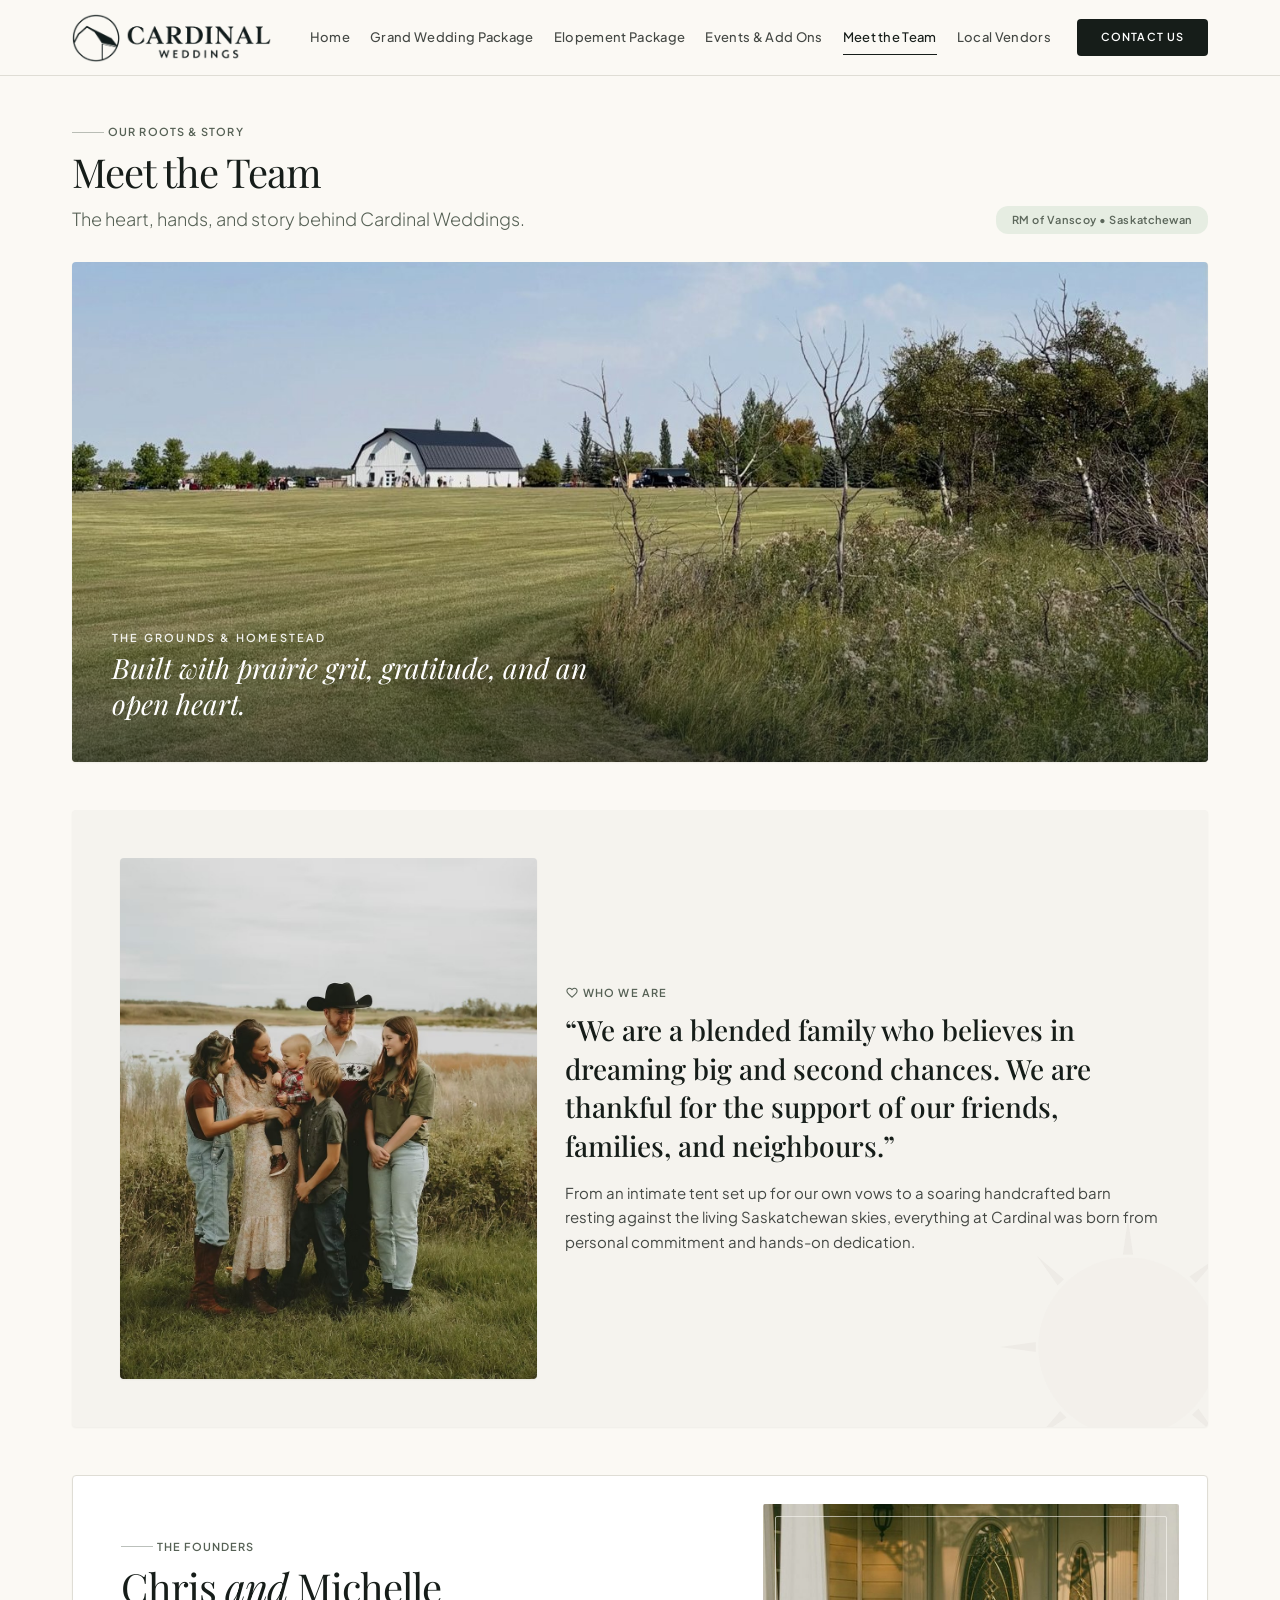
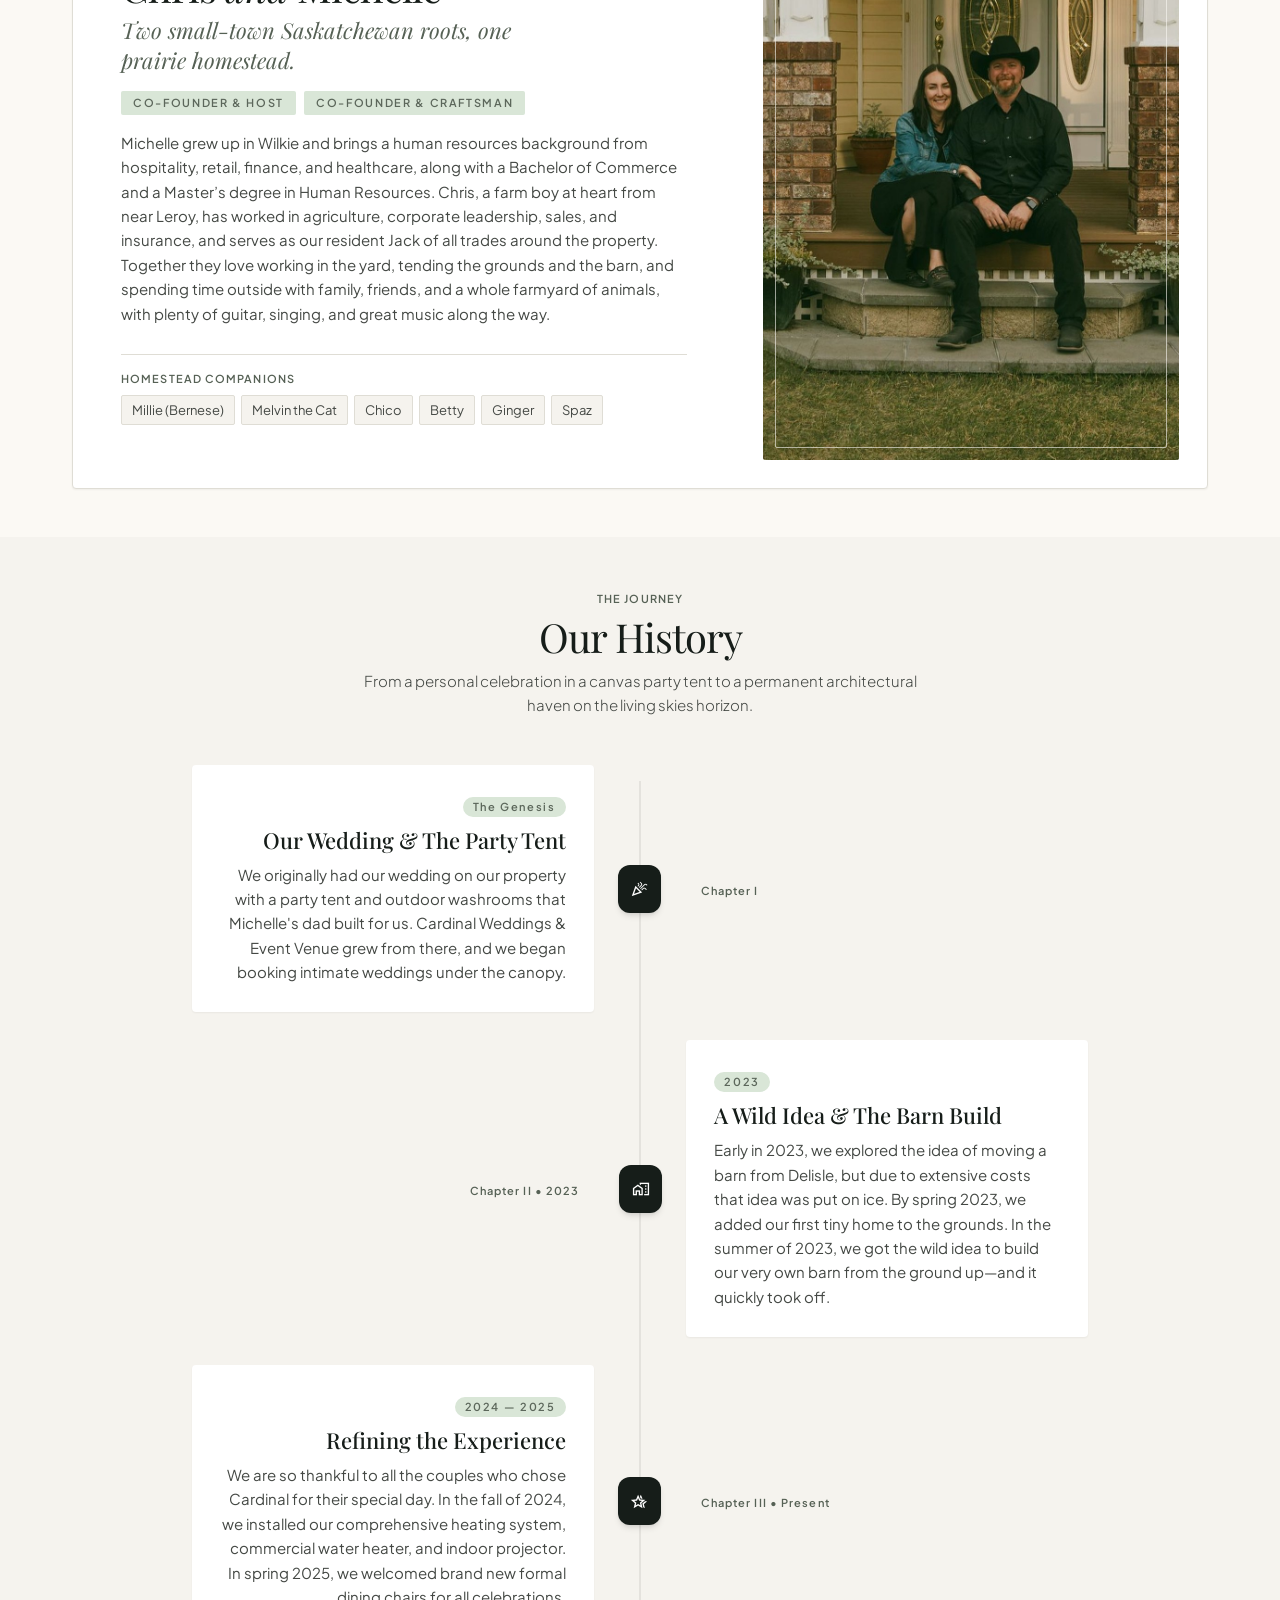
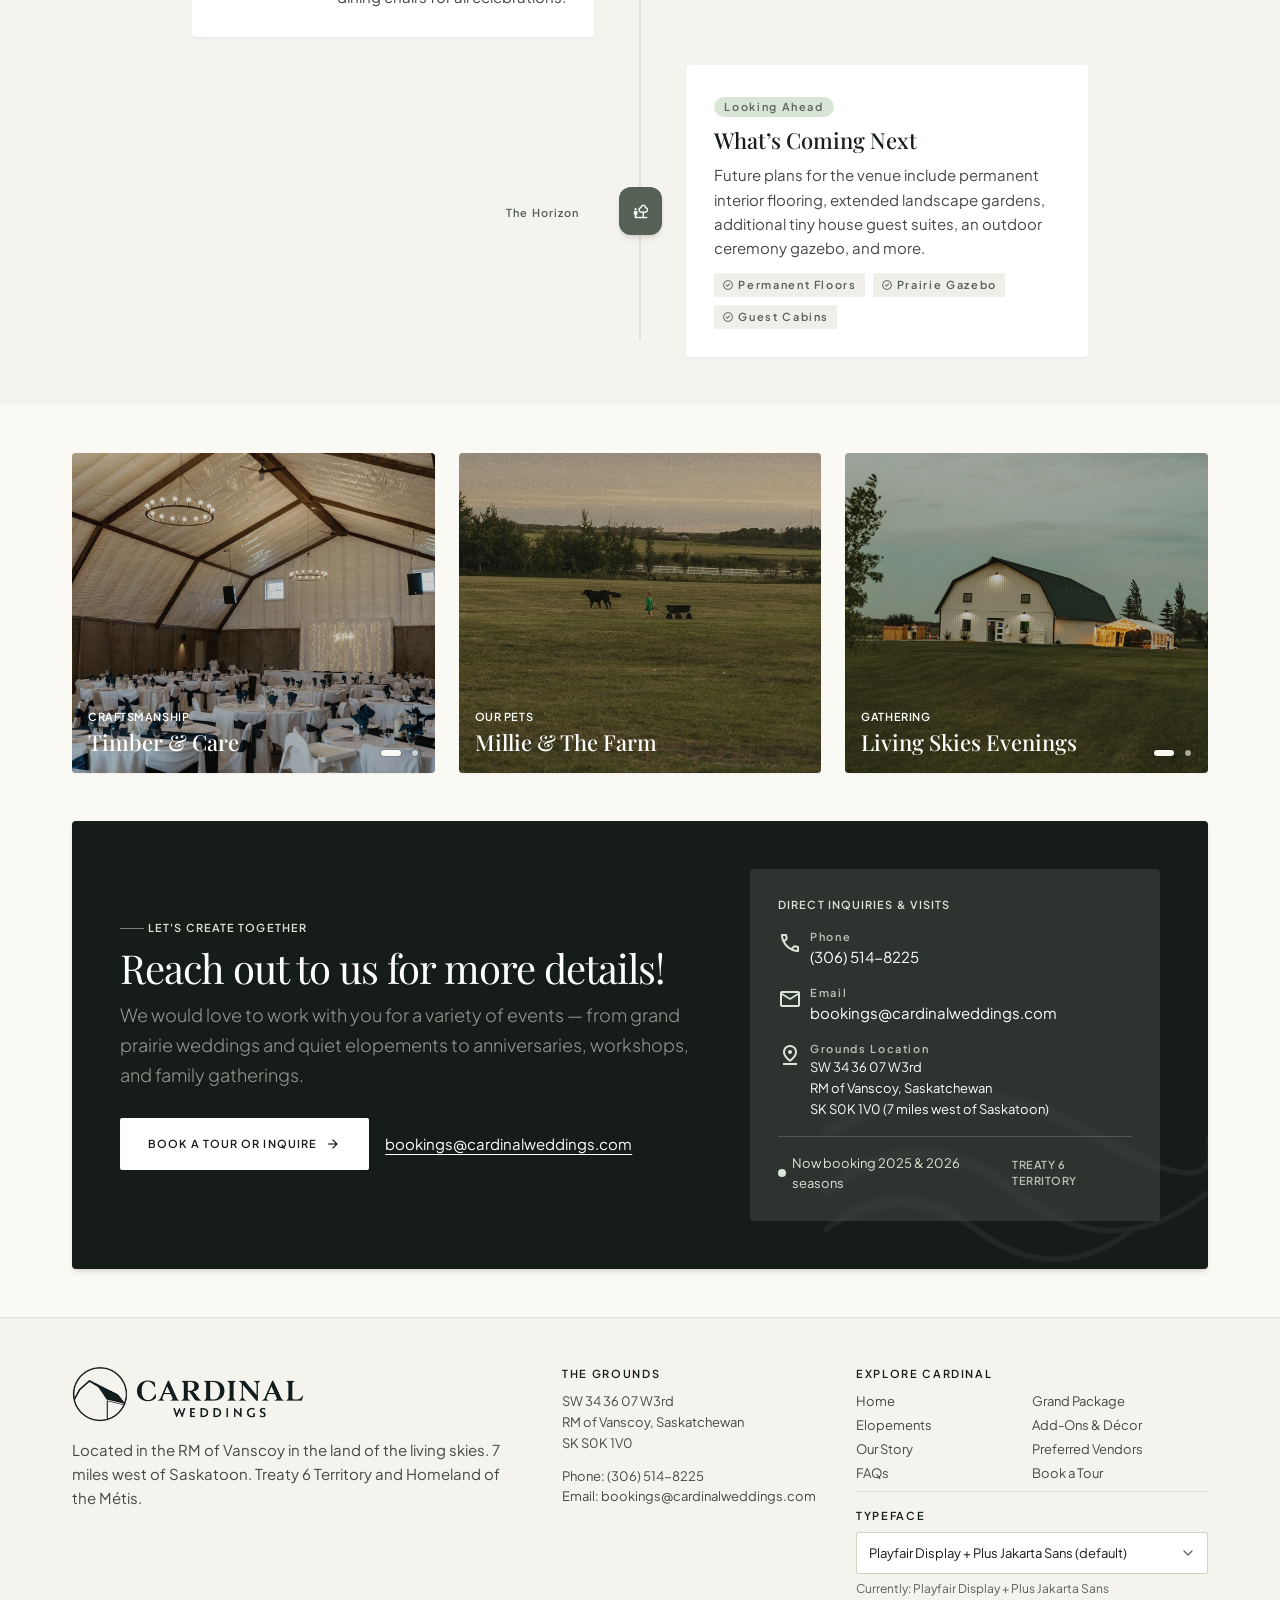
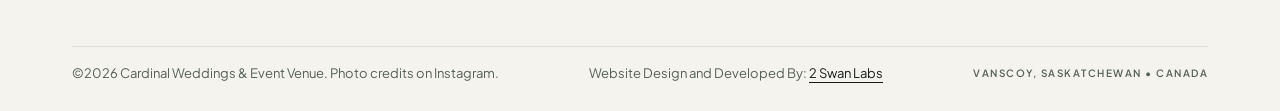
<file: meet-the-team.html>
<!DOCTYPE html>

<html lang="en"><head><title>Meet the Team | Cardinal Weddings</title><meta charset="utf-8"/><meta content="width=device-width, initial-scale=1.0" name="viewport"/><meta content="web_standard" name="shell-type"/><link href="https://fonts.googleapis.com" rel="preconnect"/><link crossorigin="" href="https://fonts.gstatic.com" rel="preconnect"/><link href="https://fonts.googleapis.com/css2?family=Playfair+Display:ital,wght@0,400;0,500;0,600;1,400&amp;family=Plus+Jakarta+Sans:wght@300;400;500;600&amp;display=swap" rel="stylesheet"/>
<link href="https://fonts.googleapis.com/css2?family=Material+Symbols+Outlined:wght,FILL@100..700,0..1&amp;display=swap" rel="stylesheet"/><style>@layer base{html,body{margin:0;padding:0;}body{overscroll-behavior:none;}main>:first-child{margin-top:0!important;}main>:last-child{margin-bottom:0!important;}}::-webkit-scrollbar{display:none;}</style><link href="assets/styles.css" rel="stylesheet"/><link rel="icon" type="image/png" href="assets/favicon.png"/><link rel="apple-touch-icon" href="assets/apple-touch-icon.png"/><meta name="description" content="Meet Chris and Michelle, the family behind Cardinal Weddings &amp; Event Venue, and read how the barn grew from a backyard wedding in a party tent."/><meta name="theme-color" content="#fbf9f4"/><meta property="og:type" content="website"/><meta property="og:site_name" content="Cardinal Weddings &amp; Event Venue"/><meta property="og:description" content="Meet Chris and Michelle, the family behind Cardinal Weddings &amp; Event Venue, and read how the barn grew from a backyard wedding in a party tent."/><script src="assets/fonts.js"></script></head><body class="bg-surface font-body-md text-on-surface antialiased selection:bg-secondary-container selection:text-on-secondary-container"><style>
#site-header .hdr-bar{transition:background-color .3s,border-color .3s,backdrop-filter .3s}
#site-header.on-hero:not(.solid) .hdr-bar{background:transparent;border-bottom-color:rgba(251,249,244,.22);-webkit-backdrop-filter:none;backdrop-filter:none}
#site-header.on-hero:not(.solid) .hdr-text,#site-header.on-hero:not(.solid) .hdr-link{color:#fbf9f4}
#site-header.on-hero:not(.solid) .hdr-link:hover{color:#fff}
#site-header.on-hero:not(.solid) .hdr-link::after{background:#fbf9f4}
#site-header.on-hero:not(.solid) .hdr-sub{color:rgba(251,249,244,.8)}
#site-header.on-hero:not(.solid) .hdr-cta{background:#fbf9f4;color:#2b322d}
#site-header.on-hero:not(.solid) .hdr-cta:hover{background:#fff}
.hero-section{min-height:100vh;min-height:100svh}
@media(min-width:640px){.hero-section{min-height:clamp(560px,80vh,860px);min-height:clamp(560px,80svh,860px)}}
@media(min-width:1024px){.hero-section{min-height:max(640px,85vh,min(calc(100vw * var(--hero-ratio,.5625)),100vh));min-height:max(640px,85svh,min(calc(100vw * var(--hero-ratio,.5625)),100svh))}}
html{scroll-behavior:smooth;scroll-padding-top:92px}
::selection{background:#d9e6d7;color:#2b322d}
a:focus-visible,button:focus-visible,select:focus-visible,[tabindex]:focus-visible{outline:2px solid #2b322d;outline-offset:3px;border-radius:2px}
#site-header a:focus-visible,#site-header button:focus-visible{outline-color:#939a93}
h1,h2,h3{text-wrap:balance}
p{text-wrap:pretty}
.slider{position:relative;overflow:hidden}
.slider .slide{position:absolute;inset:0;width:100%;height:100%;object-fit:cover;opacity:0;transition:opacity 1s ease,transform .7s ease}
.slider .slide.is-active{opacity:1}
.slider-dots{position:absolute;right:.5rem;bottom:.5rem;display:flex;align-items:center;z-index:5}
.slider-dot{position:relative;width:1.5rem;height:1.5rem;background:none;border:0;padding:0;cursor:pointer}
.slider-dot::before{content:"";position:absolute;left:50%;top:50%;width:6px;height:6px;border-radius:9999px;background:rgba(251,249,244,.6);box-shadow:0 0 0 1px rgba(0,0,0,.14);transform:translate(-50%,-50%);transition:width .35s ease,background-color .35s ease}
.slider-dot.is-active::before{width:20px;background:#fbf9f4}
.js .reveal{opacity:0;transition:opacity .9s ease;animation:reveal-fallback 0s linear 3s forwards}
.js .reveal.reveal-in{opacity:1}
@keyframes reveal-fallback{to{opacity:1}}
html.font-custom #site-header nav a.hdr-link{letter-spacing:0;padding-left:.5rem;padding-right:.5rem;font-size:12.5px}
html.font-custom #site-header nav a.hdr-link::after{left:.5rem;right:.5rem}
@media (prefers-reduced-motion:reduce){html{scroll-behavior:auto}.js .reveal{opacity:1;animation:none}.slider .slide{transition:none}}
.logo-light{display:none}
#site-header.on-hero:not(.solid) .logo-light{display:block}
#site-header.on-hero:not(.solid) .logo-dark{display:none}
.hdr-text,.hdr-link,.hdr-sub,.hdr-cta{transition:color .3s,background-color .3s}
</style><header class="fixed top-0 inset-x-0 z-50" id="site-header">
<div class="hdr-bar h-[76px] bg-surface/95 backdrop-blur-xl border-b border-[#DFDDD5] transition-colors duration-300">
<div class="max-w-[1320px] mx-auto h-full px-margin md:px-margin-tablet lg:px-margin-desktop flex items-center justify-between">
<a href="index.html" class="flex items-center flex-shrink-0" aria-label="Cardinal Weddings, home"><img src="assets/logo-black.png" alt="Cardinal Weddings" class="logo-dark h-10 sm:h-12 w-auto" width="200" height="48"/><img src="assets/logo-white.png" alt="" aria-hidden="true" class="logo-light h-10 sm:h-12 w-auto" width="200" height="48"/></a>
<nav class="hidden xl:flex items-center" aria-label="Primary"><a href="index.html" class="hdr-link relative whitespace-nowrap px-2.5 py-2 font-label-md text-[13px] font-medium tracking-wide transition-colors after:content-[''] after:absolute after:left-2.5 after:right-2.5 after:bottom-0 after:h-px after:bg-primary after:origin-left after:transition-transform after:duration-300 text-on-surface-variant hover:text-primary after:scale-x-0 hover:after:scale-x-100">Home</a><a href="grand-wedding-package.html" class="hdr-link relative whitespace-nowrap px-2.5 py-2 font-label-md text-[13px] font-medium tracking-wide transition-colors after:content-[''] after:absolute after:left-2.5 after:right-2.5 after:bottom-0 after:h-px after:bg-primary after:origin-left after:transition-transform after:duration-300 text-on-surface-variant hover:text-primary after:scale-x-0 hover:after:scale-x-100">Grand Wedding Package</a><a href="elopement-wedding-package.html" class="hdr-link relative whitespace-nowrap px-2.5 py-2 font-label-md text-[13px] font-medium tracking-wide transition-colors after:content-[''] after:absolute after:left-2.5 after:right-2.5 after:bottom-0 after:h-px after:bg-primary after:origin-left after:transition-transform after:duration-300 text-on-surface-variant hover:text-primary after:scale-x-0 hover:after:scale-x-100">Elopement Package</a><a href="other-events-and-add-ons.html" class="hdr-link relative whitespace-nowrap px-2.5 py-2 font-label-md text-[13px] font-medium tracking-wide transition-colors after:content-[''] after:absolute after:left-2.5 after:right-2.5 after:bottom-0 after:h-px after:bg-primary after:origin-left after:transition-transform after:duration-300 text-on-surface-variant hover:text-primary after:scale-x-0 hover:after:scale-x-100">Events &amp; Add Ons</a><a href="meet-the-team.html" class="hdr-link relative whitespace-nowrap px-2.5 py-2 font-label-md text-[13px] font-medium tracking-wide transition-colors after:content-[''] after:absolute after:left-2.5 after:right-2.5 after:bottom-0 after:h-px after:bg-primary after:origin-left after:transition-transform after:duration-300 text-primary after:scale-x-100" aria-current="page">Meet the Team</a><a href="local-vendors.html" class="hdr-link relative whitespace-nowrap px-2.5 py-2 font-label-md text-[13px] font-medium tracking-wide transition-colors after:content-[''] after:absolute after:left-2.5 after:right-2.5 after:bottom-0 after:h-px after:bg-primary after:origin-left after:transition-transform after:duration-300 text-on-surface-variant hover:text-primary after:scale-x-0 hover:after:scale-x-100">Local Vendors</a><a href="contact-us.html" class="hdr-cta ml-4 inline-flex items-center whitespace-nowrap px-6 py-2.5 rounded-lg font-label-uppercase text-[11px] font-semibold tracking-[0.1em] uppercase transition-colors bg-primary text-on-primary hover:bg-[#414A43]">Contact Us</a></nav>
<button type="button" id="menu-toggle" class="hdr-text xl:hidden w-11 h-11 -mr-2 inline-flex items-center justify-center text-primary" aria-expanded="false" aria-controls="mobile-menu" aria-label="Open menu"><span class="material-symbols-outlined text-[28px]" id="menu-icon" aria-hidden="true">menu</span></button>
</div></div>
<div id="mobile-menu" class="hidden xl:hidden absolute top-full inset-x-0 bg-surface border-b border-[#DFDDD5] shadow-[0_16px_36px_-12px_rgba(43,50,45,0.12)] max-h-[calc(100vh-76px)] overflow-y-auto">
<nav class="max-w-[1320px] mx-auto px-margin md:px-margin-tablet pb-space-md pt-1" aria-label="Mobile"><a href="index.html" class="block py-3 font-headline-sm text-[22px] border-b border-[#DFDDD5] text-on-surface-variant">Home</a><a href="grand-wedding-package.html" class="block py-3 font-headline-sm text-[22px] border-b border-[#DFDDD5] text-on-surface-variant">Grand Wedding Package</a><a href="elopement-wedding-package.html" class="block py-3 font-headline-sm text-[22px] border-b border-[#DFDDD5] text-on-surface-variant">Elopement Package</a><a href="other-events-and-add-ons.html" class="block py-3 font-headline-sm text-[22px] border-b border-[#DFDDD5] text-on-surface-variant">Events &amp; Add Ons</a><a href="meet-the-team.html" class="block py-3 font-headline-sm text-[22px] border-b border-[#DFDDD5] text-primary italic" aria-current="page">Meet the Team</a><a href="local-vendors.html" class="block py-3 font-headline-sm text-[22px] border-b border-[#DFDDD5] text-on-surface-variant">Local Vendors</a><a href="contact-us.html" class="mt-space-md flex items-center justify-center px-6 py-3 rounded-lg bg-primary text-on-primary font-label-uppercase text-[11px] font-semibold tracking-[0.1em] uppercase">Contact Us</a></nav>
</div>
</header><main class="w-full pt-[76px] bg-surface"><div class="flex flex-col w-full">
<!-- Editorial Page Intro -->
<section class="relative w-full pt-space-xl pb-space-lg overflow-hidden">
<div class="max-w-[1320px] mx-auto px-margin md:px-margin-tablet lg:px-margin-desktop">
<div class="flex flex-col lg:flex-row lg:items-end justify-between gap-space-md">
<div class="max-w-2xl">
<div class="flex items-center gap-space-xs text-secondary font-label-uppercase text-label-uppercase tracking-widest uppercase mb-space-sm">
<span class="w-8 h-px bg-secondary/40"></span>
<span>Our Roots &amp; Story</span>
</div>
<h1 class="font-headline-lg text-headline-lg text-primary tracking-tight">Meet the Team</h1>
<p class="font-body-lg text-body-lg text-secondary mt-space-sm font-light">
            The heart, hands, and story behind Cardinal Weddings.
          </p>
</div>
<div class="text-left lg:text-right">
<span class="inline-block px-4 py-1.5 rounded-full bg-secondary-container/60 text-on-secondary-container font-label-uppercase text-label-uppercase tracking-wider">
            RM of Vanscoy • Saskatchewan
          </span>
</div>
</div>
</div>
</section>
<!-- Hero Landscape Panorama (Echoing user image of the wide lawn and distant gambrel barn) -->
<section class="w-full">
<div class="max-w-[1320px] mx-auto px-margin md:px-margin-tablet lg:px-margin-desktop">
<div class="relative w-full h-[380px] md:h-[500px] rounded-lg overflow-hidden shadow-sm">
<div class="w-full h-full bg-cover bg-center transition-transform duration-700 hover:scale-105" data-alt="An expansive panoramic landscape of rural Saskatchewan prairie under a brilliant blue sky with soft white wispy cloud trails. In the far distance sits a clean modern whitewashed gambrel wedding barn with a dark charcoal metal roof, surrounded by endless immaculately manicured green lawn and prairie wild grass thickets. Warm natural sunlight, prairie elegance, tranquil and vast aesthetic." style="background-image: url('assets/field.jpg')"></div>
<div class="absolute inset-0 bg-gradient-to-t from-primary/60 via-transparent to-transparent"></div>
<div class="absolute bottom-6 left-6 md:bottom-10 md:left-10 text-on-primary max-w-lg">
<p class="font-label-uppercase text-label-uppercase tracking-[0.2em] uppercase opacity-90 text-on-primary">The Grounds &amp; Homestead</p>
<p class="font-headline-md text-headline-md italic font-normal text-on-primary mt-1">Built with prairie grit, gratitude, and an open heart.</p>
</div>
</div>
</div>
</section>
<!-- Who We Are Editorial Callout -->
<section class="w-full py-space-xl">
<div class="max-w-[1320px] mx-auto px-margin md:px-margin-tablet lg:px-margin-desktop">
<div class="relative bg-surface-container-low rounded-lg p-space-lg md:p-space-xl overflow-hidden shadow-sm">
<!-- Subtle prairie sun SVG graphic element -->
<svg class="absolute -right-12 -bottom-12 w-64 h-64 text-surface-container-high/60 pointer-events-none" fill="currentColor" viewbox="0 0 200 200">
<circle cx="100" cy="100" opacity="0.4" r="70"></circle>
<path d="M100 0 L104 28 L96 28 Z M100 200 L104 172 L96 172 Z M0 100 L28 96 L28 104 Z M200 100 L172 96 L172 104 Z M29 29 L50 47 L45 52 Z M171 171 L150 153 L155 148 Z M29 171 L47 150 L52 155 Z M171 29 L153 50 L148 45 Z"></path>
</svg>
<div class="grid grid-cols-1 lg:grid-cols-12 gap-space-lg items-center relative z-10"><div class="lg:col-span-5"><img loading="lazy" decoding="async" alt="Chris and Michelle with their blended family standing in the prairie grass beside a slough" class="w-full aspect-[4/5] object-cover rounded-lg shadow-sm" src="assets/family.jpg"/></div><div class="lg:col-span-7">
<div class="flex items-center gap-space-xs text-secondary font-label-uppercase text-label-uppercase tracking-widest uppercase mb-space-sm">
<span class="material-symbols-outlined text-secondary text-sm">favorite</span>
<span>Who We Are</span>
</div>
<p class="font-headline-md text-headline-md text-primary leading-snug">
            “We are a blended family who believes in dreaming big and second chances. We are thankful for the support of our friends, families, and neighbours.”
          </p>
<p class="font-body-md text-body-md text-on-surface-variant mt-space-md leading-relaxed">
            From an intimate tent set up for our own vows to a soaring handcrafted barn resting against the living Saskatchewan skies, everything at Cardinal was born from personal commitment and hands-on dedication.
          </p>
</div></div>
</div>
</div></section>
<!-- Meet Chris and Michelle -->
<section class="w-full pb-space-xl">
<div class="max-w-[1320px] mx-auto px-margin md:px-margin-tablet lg:px-margin-desktop">
<div class="bg-surface-container-lowest rounded-lg border border-[#DFDDD5] shadow-sm overflow-hidden">
<div class="grid grid-cols-1 lg:grid-cols-12 items-stretch">
<div class="lg:col-span-5 lg:order-2 p-space-md md:p-space-lg">
<div class="relative h-full min-h-[360px]">
<img loading="lazy" decoding="async" class="w-full h-full object-cover rounded" style="object-position:50% 50%" alt="Chris and Michelle sitting together on the front steps of their home" src="assets/couple-crop.jpg"/>
<div class="pointer-events-none absolute inset-3 border border-surface/60 rounded-sm"></div>
</div>
</div>
<div class="lg:col-span-7 lg:order-1 p-space-lg md:p-space-xl flex flex-col justify-center">
<div class="flex items-center gap-space-xs text-secondary font-label-uppercase text-label-uppercase tracking-widest uppercase mb-space-sm"><span class="w-8 h-px bg-secondary/40"></span><span>The Founders</span></div>
<h2 class="font-headline-lg text-headline-lg text-primary tracking-tight">Chris <span class="italic">and</span> Michelle</h2>
<p class="font-headline-sm text-headline-sm text-secondary font-light italic mt-space-xs">Two small-town Saskatchewan roots, one prairie homestead.</p>
<div class="flex flex-wrap gap-2 mt-space-md">
<span class="px-3 py-1 rounded bg-secondary-container text-on-secondary-container font-label-uppercase text-label-uppercase uppercase">Co-Founder &amp; Host</span>
<span class="px-3 py-1 rounded bg-secondary-container text-on-secondary-container font-label-uppercase text-label-uppercase uppercase">Co-Founder &amp; Craftsman</span>
</div>
<p class="font-body-md text-body-md text-on-surface-variant leading-relaxed mt-space-md">Michelle grew up in Wilkie and brings a human resources background from hospitality, retail, finance, and healthcare, along with a Bachelor of Commerce and a Master’s degree in Human Resources. Chris, a farm boy at heart from near Leroy, has worked in agriculture, corporate leadership, sales, and insurance, and serves as our resident Jack of all trades around the property. Together they love working in the yard, tending the grounds and the barn, and spending time outside with family, friends, and a whole farmyard of animals, with plenty of guitar, singing, and great music along the way.</p>
<div class="mt-space-lg pt-space-md border-t border-[#DFDDD5]">
<span class="block font-label-uppercase text-label-uppercase tracking-widest text-secondary uppercase mb-2">Homestead Companions</span>
<div class="flex flex-wrap gap-1.5">
<span class="px-2.5 py-1 bg-surface-container-low border border-[#DFDDD5] rounded font-body-sm text-body-sm text-on-surface-variant">Millie (Bernese)</span>
<span class="px-2.5 py-1 bg-surface-container-low border border-[#DFDDD5] rounded font-body-sm text-body-sm text-on-surface-variant">Melvin the Cat</span>
<span class="px-2.5 py-1 bg-surface-container-low border border-[#DFDDD5] rounded font-body-sm text-body-sm text-on-surface-variant">Chico</span>
<span class="px-2.5 py-1 bg-surface-container-low border border-[#DFDDD5] rounded font-body-sm text-body-sm text-on-surface-variant">Betty</span>
<span class="px-2.5 py-1 bg-surface-container-low border border-[#DFDDD5] rounded font-body-sm text-body-sm text-on-surface-variant">Ginger</span>
<span class="px-2.5 py-1 bg-surface-container-low border border-[#DFDDD5] rounded font-body-sm text-body-sm text-on-surface-variant">Spaz</span>
</div></div>
</div></div></div></div></section>
<!-- Interactive Timeline / Our History -->
<section class="w-full py-space-xl bg-surface-container-low">
<div class="max-w-[1320px] mx-auto px-margin md:px-margin-tablet lg:px-margin-desktop">
<div class="text-center max-w-xl mx-auto mb-space-xl">
<span class="font-label-uppercase text-label-uppercase tracking-widest uppercase text-secondary">The Journey</span>
<h2 class="font-headline-lg text-headline-lg text-primary tracking-tight mt-1">Our History</h2>
<p class="font-body-md text-body-md text-on-surface-variant mt-2 font-light">
          From a personal celebration in a canvas party tent to a permanent architectural haven on the living skies horizon.
        </p>
</div>
<!-- Timeline Cards with Vertical Continuity -->
<div class="relative max-w-4xl mx-auto">
<!-- Connecting Center Track -->
<div class="hidden md:block absolute left-1/2 top-4 bottom-4 w-0.5 bg-surface-variant -translate-x-1/2"></div>
<!-- Milestones Container -->
<div class="space-y-space-lg">
<!-- Event 1: The Beginning -->
<div class="relative flex flex-col md:flex-row items-center gap-gutter">
<div class="w-full md:w-1/2 md:text-right order-2 md:order-1">
<div class="bg-surface-container-lowest p-space-lg rounded-lg shadow-sm">
<span class="inline-block px-2.5 py-0.5 rounded-full bg-secondary-container text-on-secondary-container font-label-uppercase text-label-uppercase mb-2">The Genesis</span>
<h3 class="font-headline-sm text-headline-sm text-primary mb-2">Our Wedding &amp; The Party Tent</h3>
<p class="font-body-md text-body-md text-on-surface-variant leading-relaxed">
                  We originally had our wedding on our property with a party tent and outdoor washrooms that Michelle's dad built for us. Cardinal Weddings &amp; Event Venue grew from there, and we began booking intimate weddings under the canopy.
                </p>
</div>
</div>
<div class="relative z-10 flex items-center justify-center w-12 h-12 rounded-full bg-primary text-on-primary shadow-md order-1 md:order-2">
<span class="material-symbols-outlined text-lg">celebration</span>
</div>
<div class="hidden md:block w-1/2 order-3 pl-space-md">
<span class="font-label-uppercase text-label-uppercase text-secondary tracking-widest">Chapter I</span>
</div>
</div>
<!-- Event 2: Spring - Summer 2023 -->
<div class="relative flex flex-col md:flex-row items-center gap-gutter">
<div class="hidden md:block w-1/2 text-right pr-space-md order-3 md:order-1">
<span class="font-label-uppercase text-label-uppercase text-secondary tracking-widest">Chapter II • 2023</span>
</div>
<div class="relative z-10 flex items-center justify-center w-12 h-12 rounded-full bg-primary text-on-primary shadow-md order-1 md:order-2">
<span class="material-symbols-outlined text-lg">home_work</span>
</div>
<div class="w-full md:w-1/2 order-2 md:order-3">
<div class="bg-surface-container-lowest p-space-lg rounded-lg shadow-sm">
<span class="inline-block px-2.5 py-0.5 rounded-full bg-secondary-container text-on-secondary-container font-label-uppercase text-label-uppercase mb-2">2023</span>
<h3 class="font-headline-sm text-headline-sm text-primary mb-2">A Wild Idea &amp; The Barn Build</h3>
<p class="font-body-md text-body-md text-on-surface-variant leading-relaxed">
                  Early in 2023, we explored the idea of moving a barn from Delisle, but due to extensive costs that idea was put on ice. By spring 2023, we added our first tiny home to the grounds. In the summer of 2023, we got the wild idea to build our very own barn from the ground up—and it quickly took off.
                </p>
</div>
</div>
</div>
<!-- Event 3: Fall 2024 - Spring 2025 -->
<div class="relative flex flex-col md:flex-row items-center gap-gutter">
<div class="w-full md:w-1/2 md:text-right order-2 md:order-1">
<div class="bg-surface-container-lowest p-space-lg rounded-lg shadow-sm">
<span class="inline-block px-2.5 py-0.5 rounded-full bg-secondary-container text-on-secondary-container font-label-uppercase text-label-uppercase mb-2">2024 — 2025</span>
<h3 class="font-headline-sm text-headline-sm text-primary mb-2">Refining the Experience</h3>
<p class="font-body-md text-body-md text-on-surface-variant leading-relaxed">
                  We are so thankful to all the couples who chose Cardinal for their special day. In the fall of 2024, we installed our comprehensive heating system, commercial water heater, and indoor projector. In spring 2025, we welcomed brand new formal dining chairs for all celebrations.
                </p>
</div>
</div>
<div class="relative z-10 flex items-center justify-center w-12 h-12 rounded-full bg-primary text-on-primary shadow-md order-1 md:order-2">
<span class="material-symbols-outlined text-lg">hotel_class</span>
</div>
<div class="hidden md:block w-1/2 order-3 pl-space-md">
<span class="font-label-uppercase text-label-uppercase text-secondary tracking-widest">Chapter III • Present</span>
</div>
</div>
<!-- Event 4: Future Vision -->
<div class="relative flex flex-col md:flex-row items-center gap-gutter">
<div class="hidden md:block w-1/2 text-right pr-space-md order-3 md:order-1">
<span class="font-label-uppercase text-label-uppercase text-secondary tracking-widest">The Horizon</span>
</div>
<div class="relative z-10 flex items-center justify-center w-12 h-12 rounded-full bg-secondary text-on-primary shadow-md order-1 md:order-2">
<span class="material-symbols-outlined text-lg">nature_people</span>
</div>
<div class="w-full md:w-1/2 order-2 md:order-3">
<div class="bg-surface-container-lowest p-space-lg rounded-lg shadow-sm">
<span class="inline-block px-2.5 py-0.5 rounded-full bg-secondary-container text-on-secondary-container font-label-uppercase text-label-uppercase mb-2">Looking Ahead</span>
<h3 class="font-headline-sm text-headline-sm text-primary mb-2">What’s Coming Next</h3>
<p class="font-body-md text-body-md text-on-surface-variant leading-relaxed mb-3">
                  Future plans for the venue include permanent interior flooring, extended landscape gardens, additional tiny house guest suites, an outdoor ceremony gazebo, and more.
                </p>
<div class="flex flex-wrap gap-2 text-label-uppercase font-label-uppercase text-secondary">
<span class="flex items-center gap-1 bg-surface-container px-2 py-1 rounded">
<span class="material-symbols-outlined text-xs">check_circle</span> Permanent Floors
                  </span>
<span class="flex items-center gap-1 bg-surface-container px-2 py-1 rounded">
<span class="material-symbols-outlined text-xs">check_circle</span> Prairie Gazebo
                  </span>
<span class="flex items-center gap-1 bg-surface-container px-2 py-1 rounded">
<span class="material-symbols-outlined text-xs">check_circle</span> Guest Cabins
                  </span>
</div>
</div>
</div>
</div>
</div>
</div>
</div>
</section>
<!-- Photo Collage: Barn Craftsmanship & Farm Hospitality -->
<section class="w-full py-space-xl">
<div class="max-w-[1320px] mx-auto px-margin md:px-margin-tablet lg:px-margin-desktop">
<div class="grid grid-cols-1 md:grid-cols-3 gap-gutter">
<div class="relative h-64 md:h-80 rounded-lg overflow-hidden shadow-sm group">
<div class="slider w-full h-full" data-slider data-interval="5500" role="group" aria-roledescription="carousel" aria-label="Photos of the barn’s timber beams"><img loading="lazy" decoding="async" class="slide is-active group-hover:scale-105" src="assets/reception-navy.jpg" alt="Timber beams and chandeliers inside the barn" style="object-position:50% 18%"/><img class="slide group-hover:scale-105" src="assets/reception-white.jpg" alt="Timber beams and chandelier over the reception tables" style="object-position:50% 18%" loading="lazy" decoding="async"/><div class="slider-dots"><button type="button" class="slider-dot is-active" aria-label="Show photo 1 of 2"></button><button type="button" class="slider-dot" aria-label="Show photo 2 of 2"></button></div></div>
<div class="absolute inset-0 bg-primary/20"></div>
<div class="absolute bottom-4 left-4 text-on-primary">
<span class="font-label-uppercase text-label-uppercase tracking-wider uppercase">Craftsmanship</span>
<p class="font-headline-sm text-headline-sm">Timber &amp; Care</p>
</div>
</div>
<div class="relative h-64 md:h-80 rounded-lg overflow-hidden shadow-sm group">
<img loading="lazy" decoding="async" class="w-full h-full object-cover transition-transform duration-500 group-hover:scale-105" alt="A dog and a little one pulling a wagon across the open lawn at dusk" src="assets/field-dog-crop.jpg"/>
<div class="absolute inset-0 bg-primary/20"></div>
<div class="absolute bottom-4 left-4 text-on-primary">
<span class="font-label-uppercase text-label-uppercase tracking-wider uppercase">Our Pets</span>
<p class="font-headline-sm text-headline-sm">Millie &amp; The Farm</p>
</div>
</div>
<div class="relative h-64 md:h-80 rounded-lg overflow-hidden shadow-sm group">
<div class="slider w-full h-full" data-slider data-interval="5500" role="group" aria-roledescription="carousel" aria-label="Photos of the barn at different times of day"><img loading="lazy" decoding="async" class="slide is-active group-hover:scale-105" src="assets/barn-twilight.jpg" alt="The barn glowing at dusk" style="object-position:50% 85%"/><img class="slide group-hover:scale-105" src="assets/barn-side-sky.jpg" alt="The barn under a big prairie sky" style="object-position:65% 70%" loading="lazy" decoding="async"/><div class="slider-dots"><button type="button" class="slider-dot is-active" aria-label="Show photo 1 of 2"></button><button type="button" class="slider-dot" aria-label="Show photo 2 of 2"></button></div></div>
<div class="absolute inset-0 bg-primary/20"></div>
<div class="absolute bottom-4 left-4 text-on-primary">
<span class="font-label-uppercase text-label-uppercase tracking-wider uppercase">Gathering</span>
<p class="font-headline-sm text-headline-sm">Living Skies Evenings</p>
</div>
</div>
</div>
</div>
</section>
<!-- Warm Invitation & Contact CTA Section -->
<section class="w-full pb-space-xl">
<div class="max-w-[1320px] mx-auto px-margin md:px-margin-tablet lg:px-margin-desktop">
<div class="bg-primary text-on-primary rounded-lg p-space-lg md:p-space-xl relative overflow-hidden shadow-md">
<!-- Background subtle prairie line illustration -->
<svg class="absolute right-0 bottom-0 w-96 h-96 opacity-5 pointer-events-none" fill="none" stroke="currentColor" viewbox="0 0 100 100">
<path d="M0 80 Q 25 60 50 80 T 100 80" stroke-width="1.5"></path>
<path d="M0 65 Q 35 45 70 65 T 100 65" stroke-width="1.5"></path>
<path d="M0 90 Q 20 75 40 90 T 80 90" stroke-width="1.5"></path>
</svg>
<div class="relative z-10 grid grid-cols-1 lg:grid-cols-12 gap-gutter-desktop items-center">
<div class="lg:col-span-7">
<div class="flex items-center gap-space-xs text-secondary-fixed font-label-uppercase text-label-uppercase tracking-widest uppercase mb-space-sm">
<span class="w-6 h-px bg-secondary-fixed/50"></span>
<span>Let's Create Together</span>
</div>
<h2 class="font-headline-lg text-headline-lg text-on-primary tracking-tight">
              Reach out to us for more details!
            </h2>
<p class="font-body-lg text-body-lg text-on-primary-container mt-space-sm font-light max-w-xl">
              We would love to work with you for a variety of events — from grand prairie weddings and quiet elopements to anniversaries, workshops, and family gatherings.
            </p>
<div class="flex flex-wrap items-center gap-space-md mt-space-lg">
<a class="px-space-lg py-3.5 bg-surface-container-lowest text-primary hover:bg-surface transition-all font-label-uppercase text-label-uppercase tracking-widest rounded uppercase shadow-sm inline-flex items-center gap-2" href="contact-us.html">
<span>Book a Tour or Inquire</span>
<span class="material-symbols-outlined text-base">arrow_forward</span>
</a>
<a class="text-on-primary hover:text-secondary-fixed transition-colors font-body-md text-body-md underline underline-offset-4" href="mailto:bookings@cardinalweddings.com">
                bookings@cardinalweddings.com
              </a>
</div>
</div>
<!-- Contact & Location Box -->
<div class="lg:col-span-5 bg-surface-container-lowest/10 backdrop-blur-sm p-space-lg rounded-lg text-on-primary">
<h3 class="font-label-uppercase text-label-uppercase tracking-widest uppercase text-secondary-fixed mb-space-md">
              Direct Inquiries &amp; Visits
            </h3>
<div class="space-y-space-md font-body-md text-body-md">
<div class="flex items-start gap-space-sm">
<span class="material-symbols-outlined text-secondary-fixed mt-0.5">call</span>
<div>
<span class="block font-label-uppercase text-label-uppercase text-secondary-fixed opacity-80">Phone</span>
<a class="hover:underline" href="tel:3065148225">(306) 514-8225</a>
</div>
</div>
<div class="flex items-start gap-space-sm">
<span class="material-symbols-outlined text-secondary-fixed mt-0.5">mail</span>
<div>
<span class="block font-label-uppercase text-label-uppercase text-secondary-fixed opacity-80">Email</span>
<a class="hover:underline" href="mailto:bookings@cardinalweddings.com">bookings@cardinalweddings.com</a>
</div>
</div>
<div class="flex items-start gap-space-sm">
<span class="material-symbols-outlined text-secondary-fixed mt-0.5">pin_drop</span>
<div>
<span class="block font-label-uppercase text-label-uppercase text-secondary-fixed opacity-80">Grounds Location</span>
<p class="text-body-sm font-body-sm leading-relaxed">
                    SW 34 36 07 W3rd<br/>
                    RM of Vanscoy, Saskatchewan<br/>
                    SK S0K 1V0 (7 miles west of Saskatoon)
                  </p>
</div>
</div>
</div>
<!-- Interactive quick status note -->
<div class="mt-space-md pt-space-md border-t border-surface-variant/20 flex items-center justify-between text-body-sm font-body-sm text-secondary-fixed">
<span class="flex items-center gap-1.5">
<span class="w-2 h-2 rounded-full bg-secondary-fixed animate-pulse"></span>
                Now booking 2025 &amp; 2026 seasons
              </span>
<span class="font-label-uppercase text-label-uppercase text-[10px] tracking-wider uppercase opacity-80">Treaty 6 Territory</span>
</div>
</div>
</div>
</div>
</div>
</section>
</div></main><footer class="w-full bg-surface-container-low text-on-surface-variant pt-space-xl pb-space-lg border-t border-[#DFDDD5]"><div class="max-w-[1320px] mx-auto px-margin md:px-margin-tablet lg:px-margin-desktop">
<div class="grid grid-cols-1 md:grid-cols-12 gap-gutter-desktop mb-space-xl">
<div class="md:col-span-5 flex flex-col space-y-space-md"><a href="index.html" class="inline-block" aria-label="Cardinal Weddings, home"><img src="assets/logo-black.png" alt="Cardinal Weddings" class="h-14 w-auto" width="233" height="56"/></a>
<p class="font-body-md text-body-md text-on-surface-variant max-w-md">Located in the RM of Vanscoy in the land of the living skies. 7 miles west of Saskatoon. Treaty 6 Territory and Homeland of the Métis.</p></div>
<div class="md:col-span-3 flex flex-col space-y-space-sm"><h4 class="font-label-uppercase text-[11px] tracking-[0.15em] uppercase text-primary font-semibold">The Grounds</h4>
<p class="font-body-sm text-body-sm leading-relaxed">SW 34 36 07 W3rd<br/>RM of Vanscoy, Saskatchewan<br/>SK S0K 1V0</p>
<p class="font-body-sm text-body-sm pt-space-xs">Phone: <a class="hover:text-primary" href="tel:3065148225">(306) 514-8225</a><br/>Email: <a class="hover:text-primary" href="mailto:bookings@cardinalweddings.com">bookings@cardinalweddings.com</a></p></div>
<div class="md:col-span-4 flex flex-col space-y-space-sm"><h4 class="font-label-uppercase text-[11px] tracking-[0.15em] uppercase text-primary font-semibold">Explore Cardinal</h4>
<div class="grid grid-cols-2 gap-y-space-xs font-body-sm text-body-sm"><a class="hover:text-primary transition-colors" href="index.html">Home</a><a class="hover:text-primary transition-colors" href="grand-wedding-package.html">Grand Package</a><a class="hover:text-primary transition-colors" href="elopement-wedding-package.html">Elopements</a><a class="hover:text-primary transition-colors" href="other-events-and-add-ons.html">Add-Ons &amp; Décor</a><a class="hover:text-primary transition-colors" href="meet-the-team.html">Our Story</a><a class="hover:text-primary transition-colors" href="local-vendors.html">Preferred Vendors</a><a class="hover:text-primary transition-colors" href="faqs.html">FAQs</a><a class="hover:text-primary transition-colors" href="contact-us.html">Book a Tour</a></div>
<div class="pt-space-md mt-space-xs border-t border-[#DFDDD5]"><label for="font-select" class="font-label-uppercase text-[11px] tracking-[0.15em] uppercase text-primary font-semibold block mb-2">Typeface</label>
<div class="relative"><select id="font-select" class="appearance-none w-full bg-surface-container-lowest border border-[#D5D1C7] rounded px-3 py-2.5 pr-10 font-body-sm text-body-sm text-primary cursor-pointer focus:outline-none focus:border-primary"><option value="default">Playfair Display + Plus Jakarta Sans (default)</option><option value="poppins">Poppins</option><option value="inter">Inter</option><option value="dm-sans">DM Sans</option><option value="montserrat">Montserrat</option><option value="manrope">Manrope</option><option value="open-sans">Open Sans</option><option value="helvetica">Helvetica</option><option value="lora">Lora</option><option value="cormorant">Cormorant Garamond</option></select>
<svg class="pointer-events-none absolute right-3 top-1/2 -translate-y-1/2 w-4 h-4 text-secondary" viewBox="0 0 24 24" fill="none" stroke="currentColor" stroke-width="1.8" stroke-linecap="round" stroke-linejoin="round" aria-hidden="true"><path d="m6 9 6 6 6-6"/></svg></div>
<p id="font-current" class="mt-1.5 font-body-sm text-[12px] text-secondary">Currently: Playfair Display + Plus Jakarta Sans</p></div></div></div>
<div class="border-t border-[#DFDDD5] pt-space-md flex flex-col lg:flex-row items-center justify-between gap-space-sm font-body-sm text-body-sm text-secondary text-center lg:text-left">
<p>©2026 Cardinal Weddings &amp; Event Venue. Photo credits on Instagram.</p>
<p>Website Design and Developed By: <a class="text-primary underline underline-offset-4 hover:text-secondary transition-colors" href="https://2swan.in" target="_blank" rel="noopener">2 Swan Labs</a></p>
<p class="font-label-uppercase text-[10px] font-semibold tracking-[0.15em] uppercase">Vanscoy, Saskatchewan • Canada</p></div></div></footer><script src="assets/site.js" defer></script><script>(function(){var h=document.getElementById('site-header'),b=document.getElementById('menu-toggle'),m=document.getElementById('mobile-menu'),i=document.getElementById('menu-icon');var open=false;function upd(){h.classList.toggle('solid',open||window.scrollY>24)}function set(o){open=o;m.classList.toggle('hidden',!o);b.setAttribute('aria-expanded',o);b.setAttribute('aria-label',o?'Close menu':'Open menu');i.textContent=o?'close':'menu';upd()}window.addEventListener('scroll',upd,{passive:true});upd();if(!b)return;b.addEventListener('click',function(){set(m.classList.contains('hidden'))});document.addEventListener('keydown',function(e){if(e.key==='Escape')set(false)});window.addEventListener('resize',function(){if(window.innerWidth>=1280)set(false)})})();</script></body></html>
</file>
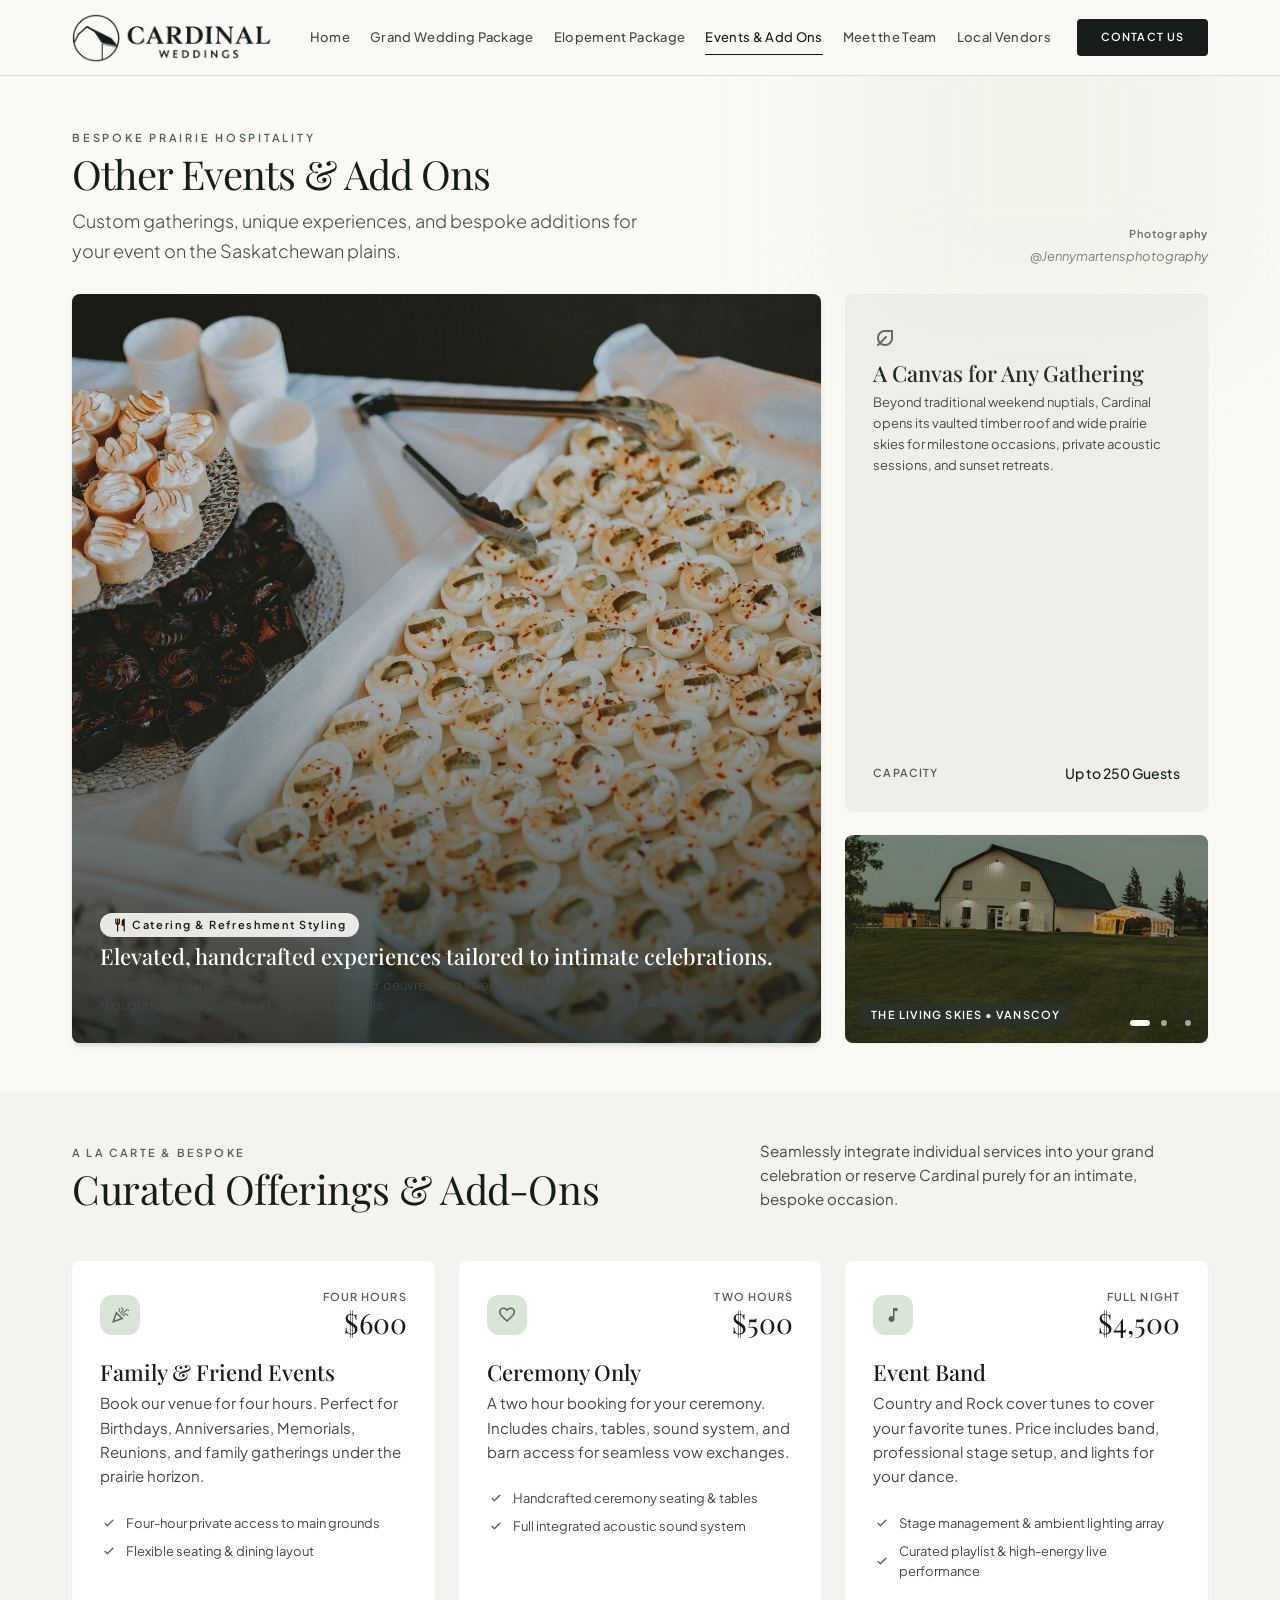
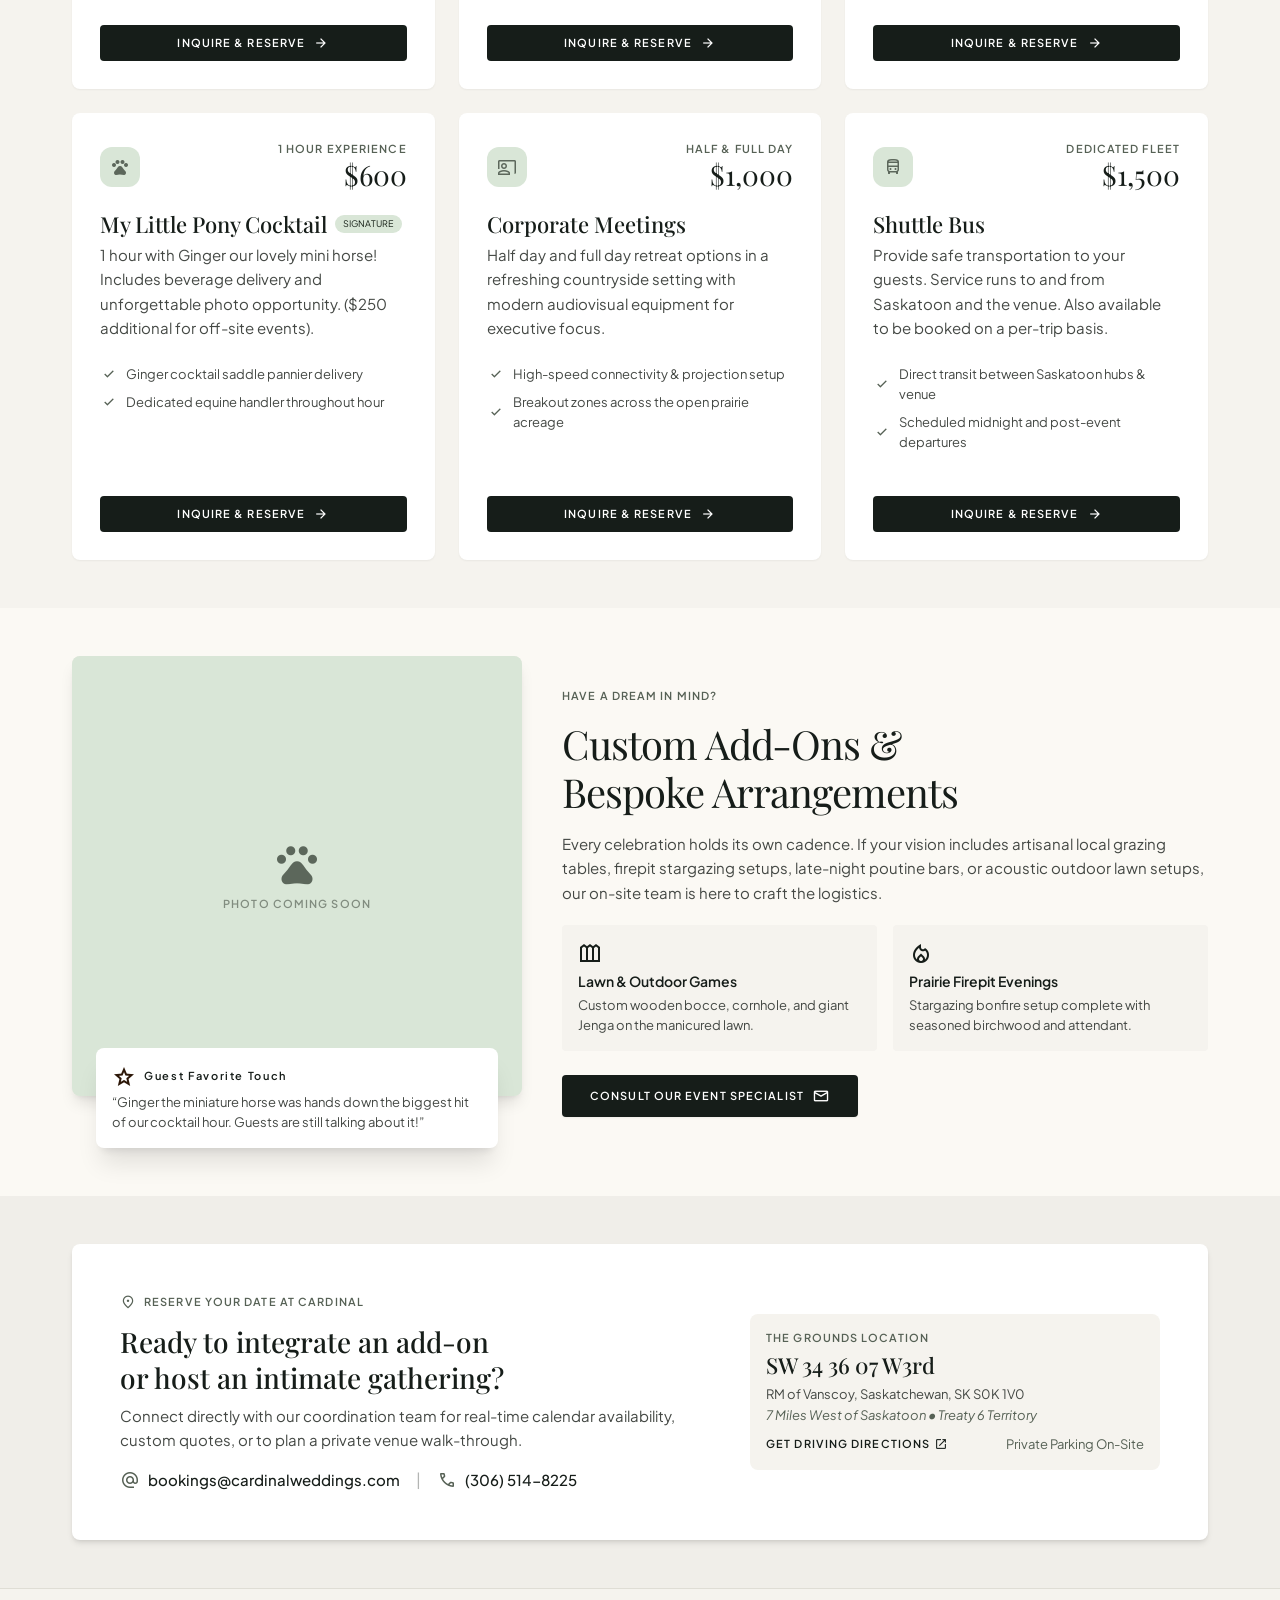
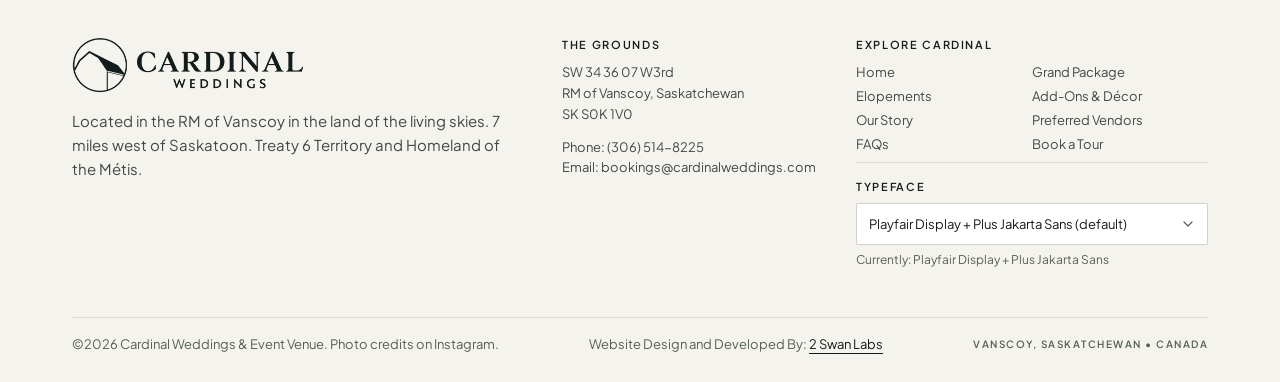
<file: other-events-and-add-ons.html>
<!DOCTYPE html>

<html lang="en"><head><title>Events &amp; Add Ons | Cardinal Weddings</title><meta charset="utf-8"/><meta content="width=device-width, initial-scale=1.0" name="viewport"/><meta content="web_standard" name="shell-type"/><link href="https://fonts.googleapis.com" rel="preconnect"/><link crossorigin="" href="https://fonts.gstatic.com" rel="preconnect"/><link href="https://fonts.googleapis.com/css2?family=Playfair+Display:ital,wght@0,400;0,500;0,600;1,400&amp;family=Plus+Jakarta+Sans:wght@300;400;500;600&amp;display=swap" rel="stylesheet"/>
<link href="https://fonts.googleapis.com/css2?family=Material+Symbols+Outlined:wght,FILL@100..700,0..1&amp;display=swap" rel="stylesheet"/><style>@layer base{html,body{margin:0;padding:0;}body{overscroll-behavior:none;}main>:first-child{margin-top:0!important;}main>:last-child{margin-bottom:0!important;}}::-webkit-scrollbar{display:none;}</style><link href="assets/styles.css" rel="stylesheet"/><link rel="icon" type="image/png" href="assets/favicon.png"/><link rel="apple-touch-icon" href="assets/apple-touch-icon.png"/><meta name="description" content="Anniversaries, workshops, family gatherings and curated add-ons at Cardinal Weddings &amp; Event Venue near Saskatoon, Saskatchewan."/><meta name="theme-color" content="#fbf9f4"/><meta property="og:type" content="website"/><meta property="og:site_name" content="Cardinal Weddings &amp; Event Venue"/><meta property="og:description" content="Anniversaries, workshops, family gatherings and curated add-ons at Cardinal Weddings &amp; Event Venue near Saskatoon, Saskatchewan."/><script src="assets/fonts.js"></script></head><body class="bg-surface font-body-md text-on-surface antialiased selection:bg-secondary-container selection:text-on-secondary-container"><style>
#site-header .hdr-bar{transition:background-color .3s,border-color .3s,backdrop-filter .3s}
#site-header.on-hero:not(.solid) .hdr-bar{background:transparent;border-bottom-color:rgba(251,249,244,.22);-webkit-backdrop-filter:none;backdrop-filter:none}
#site-header.on-hero:not(.solid) .hdr-text,#site-header.on-hero:not(.solid) .hdr-link{color:#fbf9f4}
#site-header.on-hero:not(.solid) .hdr-link:hover{color:#fff}
#site-header.on-hero:not(.solid) .hdr-link::after{background:#fbf9f4}
#site-header.on-hero:not(.solid) .hdr-sub{color:rgba(251,249,244,.8)}
#site-header.on-hero:not(.solid) .hdr-cta{background:#fbf9f4;color:#2b322d}
#site-header.on-hero:not(.solid) .hdr-cta:hover{background:#fff}
.hero-section{min-height:100vh;min-height:100svh}
@media(min-width:640px){.hero-section{min-height:clamp(560px,80vh,860px);min-height:clamp(560px,80svh,860px)}}
@media(min-width:1024px){.hero-section{min-height:max(640px,85vh,min(calc(100vw * var(--hero-ratio,.5625)),100vh));min-height:max(640px,85svh,min(calc(100vw * var(--hero-ratio,.5625)),100svh))}}
html{scroll-behavior:smooth;scroll-padding-top:92px}
::selection{background:#d9e6d7;color:#2b322d}
a:focus-visible,button:focus-visible,select:focus-visible,[tabindex]:focus-visible{outline:2px solid #2b322d;outline-offset:3px;border-radius:2px}
#site-header a:focus-visible,#site-header button:focus-visible{outline-color:#939a93}
h1,h2,h3{text-wrap:balance}
p{text-wrap:pretty}
.slider{position:relative;overflow:hidden}
.slider .slide{position:absolute;inset:0;width:100%;height:100%;object-fit:cover;opacity:0;transition:opacity 1s ease,transform .7s ease}
.slider .slide.is-active{opacity:1}
.slider-dots{position:absolute;right:.5rem;bottom:.5rem;display:flex;align-items:center;z-index:5}
.slider-dot{position:relative;width:1.5rem;height:1.5rem;background:none;border:0;padding:0;cursor:pointer}
.slider-dot::before{content:"";position:absolute;left:50%;top:50%;width:6px;height:6px;border-radius:9999px;background:rgba(251,249,244,.6);box-shadow:0 0 0 1px rgba(0,0,0,.14);transform:translate(-50%,-50%);transition:width .35s ease,background-color .35s ease}
.slider-dot.is-active::before{width:20px;background:#fbf9f4}
.js .reveal{opacity:0;transition:opacity .9s ease;animation:reveal-fallback 0s linear 3s forwards}
.js .reveal.reveal-in{opacity:1}
@keyframes reveal-fallback{to{opacity:1}}
html.font-custom #site-header nav a.hdr-link{letter-spacing:0;padding-left:.5rem;padding-right:.5rem;font-size:12.5px}
html.font-custom #site-header nav a.hdr-link::after{left:.5rem;right:.5rem}
@media (prefers-reduced-motion:reduce){html{scroll-behavior:auto}.js .reveal{opacity:1;animation:none}.slider .slide{transition:none}}
.logo-light{display:none}
#site-header.on-hero:not(.solid) .logo-light{display:block}
#site-header.on-hero:not(.solid) .logo-dark{display:none}
.hdr-text,.hdr-link,.hdr-sub,.hdr-cta{transition:color .3s,background-color .3s}
</style><header class="fixed top-0 inset-x-0 z-50" id="site-header">
<div class="hdr-bar h-[76px] bg-surface/95 backdrop-blur-xl border-b border-[#DFDDD5] transition-colors duration-300">
<div class="max-w-[1320px] mx-auto h-full px-margin md:px-margin-tablet lg:px-margin-desktop flex items-center justify-between">
<a href="index.html" class="flex items-center flex-shrink-0" aria-label="Cardinal Weddings, home"><img src="assets/logo-black.png" alt="Cardinal Weddings" class="logo-dark h-10 sm:h-12 w-auto" width="200" height="48"/><img src="assets/logo-white.png" alt="" aria-hidden="true" class="logo-light h-10 sm:h-12 w-auto" width="200" height="48"/></a>
<nav class="hidden xl:flex items-center" aria-label="Primary"><a href="index.html" class="hdr-link relative whitespace-nowrap px-2.5 py-2 font-label-md text-[13px] font-medium tracking-wide transition-colors after:content-[''] after:absolute after:left-2.5 after:right-2.5 after:bottom-0 after:h-px after:bg-primary after:origin-left after:transition-transform after:duration-300 text-on-surface-variant hover:text-primary after:scale-x-0 hover:after:scale-x-100">Home</a><a href="grand-wedding-package.html" class="hdr-link relative whitespace-nowrap px-2.5 py-2 font-label-md text-[13px] font-medium tracking-wide transition-colors after:content-[''] after:absolute after:left-2.5 after:right-2.5 after:bottom-0 after:h-px after:bg-primary after:origin-left after:transition-transform after:duration-300 text-on-surface-variant hover:text-primary after:scale-x-0 hover:after:scale-x-100">Grand Wedding Package</a><a href="elopement-wedding-package.html" class="hdr-link relative whitespace-nowrap px-2.5 py-2 font-label-md text-[13px] font-medium tracking-wide transition-colors after:content-[''] after:absolute after:left-2.5 after:right-2.5 after:bottom-0 after:h-px after:bg-primary after:origin-left after:transition-transform after:duration-300 text-on-surface-variant hover:text-primary after:scale-x-0 hover:after:scale-x-100">Elopement Package</a><a href="other-events-and-add-ons.html" class="hdr-link relative whitespace-nowrap px-2.5 py-2 font-label-md text-[13px] font-medium tracking-wide transition-colors after:content-[''] after:absolute after:left-2.5 after:right-2.5 after:bottom-0 after:h-px after:bg-primary after:origin-left after:transition-transform after:duration-300 text-primary after:scale-x-100" aria-current="page">Events &amp; Add Ons</a><a href="meet-the-team.html" class="hdr-link relative whitespace-nowrap px-2.5 py-2 font-label-md text-[13px] font-medium tracking-wide transition-colors after:content-[''] after:absolute after:left-2.5 after:right-2.5 after:bottom-0 after:h-px after:bg-primary after:origin-left after:transition-transform after:duration-300 text-on-surface-variant hover:text-primary after:scale-x-0 hover:after:scale-x-100">Meet the Team</a><a href="local-vendors.html" class="hdr-link relative whitespace-nowrap px-2.5 py-2 font-label-md text-[13px] font-medium tracking-wide transition-colors after:content-[''] after:absolute after:left-2.5 after:right-2.5 after:bottom-0 after:h-px after:bg-primary after:origin-left after:transition-transform after:duration-300 text-on-surface-variant hover:text-primary after:scale-x-0 hover:after:scale-x-100">Local Vendors</a><a href="contact-us.html" class="hdr-cta ml-4 inline-flex items-center whitespace-nowrap px-6 py-2.5 rounded-lg font-label-uppercase text-[11px] font-semibold tracking-[0.1em] uppercase transition-colors bg-primary text-on-primary hover:bg-[#414A43]">Contact Us</a></nav>
<button type="button" id="menu-toggle" class="hdr-text xl:hidden w-11 h-11 -mr-2 inline-flex items-center justify-center text-primary" aria-expanded="false" aria-controls="mobile-menu" aria-label="Open menu"><span class="material-symbols-outlined text-[28px]" id="menu-icon" aria-hidden="true">menu</span></button>
</div></div>
<div id="mobile-menu" class="hidden xl:hidden absolute top-full inset-x-0 bg-surface border-b border-[#DFDDD5] shadow-[0_16px_36px_-12px_rgba(43,50,45,0.12)] max-h-[calc(100vh-76px)] overflow-y-auto">
<nav class="max-w-[1320px] mx-auto px-margin md:px-margin-tablet pb-space-md pt-1" aria-label="Mobile"><a href="index.html" class="block py-3 font-headline-sm text-[22px] border-b border-[#DFDDD5] text-on-surface-variant">Home</a><a href="grand-wedding-package.html" class="block py-3 font-headline-sm text-[22px] border-b border-[#DFDDD5] text-on-surface-variant">Grand Wedding Package</a><a href="elopement-wedding-package.html" class="block py-3 font-headline-sm text-[22px] border-b border-[#DFDDD5] text-on-surface-variant">Elopement Package</a><a href="other-events-and-add-ons.html" class="block py-3 font-headline-sm text-[22px] border-b border-[#DFDDD5] text-primary italic" aria-current="page">Events &amp; Add Ons</a><a href="meet-the-team.html" class="block py-3 font-headline-sm text-[22px] border-b border-[#DFDDD5] text-on-surface-variant">Meet the Team</a><a href="local-vendors.html" class="block py-3 font-headline-sm text-[22px] border-b border-[#DFDDD5] text-on-surface-variant">Local Vendors</a><a href="contact-us.html" class="mt-space-md flex items-center justify-center px-6 py-3 rounded-lg bg-primary text-on-primary font-label-uppercase text-[11px] font-semibold tracking-[0.1em] uppercase">Contact Us</a></nav>
</div>
</header><main class="w-full pt-[76px] bg-surface"><div class="flex flex-col w-full">
<!-- Editorial Hero & Introduction Section -->
<section class="relative w-full py-space-xl px-margin md:px-margin-tablet lg:px-margin-desktop bg-surface overflow-hidden">
<!-- Ambient prairie soft blur -->
<div class="absolute -top-32 right-12 w-96 h-96 bg-secondary-fixed/30 rounded-full blur-3xl pointer-events-none"></div>
<div class="max-w-[1320px] mx-auto">
<div class="flex flex-col md:flex-row md:items-end justify-between gap-space-md mb-space-lg">
<div class="max-w-2xl">
<span class="inline-block font-label-uppercase text-label-uppercase text-secondary tracking-[0.25em] uppercase mb-space-xs">
            Bespoke Prairie Hospitality
          </span>
<h1 class="font-headline-lg text-headline-lg text-primary tracking-tight">
            Other Events &amp; Add Ons
          </h1>
<p class="font-body-lg text-body-lg text-on-surface-variant mt-space-sm max-w-xl">
            Custom gatherings, unique experiences, and bespoke additions for your event on the Saskatchewan plains.
          </p>
</div>
<div class="flex flex-col items-start md:items-end gap-1">
<span class="font-label-uppercase text-label-uppercase tracking-widest text-on-surface-variant">Photography</span>
<span class="font-body-sm text-body-sm text-secondary italic">@Jennymartensphotography</span>
</div>
</div>
<!-- Hero Gallery Split Mosaic -->
<div class="grid grid-cols-1 lg:grid-cols-12 gap-gutter items-stretch">
<!-- Main Food & Catering Showcase -->
<div class="lg:col-span-8 group relative rounded-xl overflow-hidden shadow-md bg-surface-container-low min-h-[420px] lg:min-h-[500px]">
<img loading="lazy" decoding="async" alt="Catering showcase by Jenny Martens Photography featuring artisanal deviled eggs tray and mini meringue desserts" class="w-full h-full object-cover transition-transform duration-700 ease-out group-hover:scale-[1.02]" src="assets/catering.jpg"/>
<div class="absolute inset-0 bg-gradient-to-t from-primary/80 via-primary/20 to-transparent flex flex-col justify-end p-space-lg">
<div class="inline-flex items-center gap-space-xs bg-surface/90 backdrop-blur-md px-3 py-1 rounded-full w-fit mb-space-xs">
<span class="material-symbols-outlined text-[16px] text-tertiary">restaurant</span>
<span class="font-label-uppercase text-label-uppercase text-primary">Catering &amp; Refreshment Styling</span>
</div>
<p class="font-headline-sm text-headline-sm text-on-primary">
              Elevated, handcrafted experiences tailored to intimate celebrations.
            </p>
<p class="font-body-sm text-body-sm text-on-primary-fixed-variant/90 max-w-lg mt-1">
              Curated regional delicacies, farm-fresh hors d’oeuvres, and sweet spreads thoughtfully set against our timbered barn halls.
            </p>
</div>
</div>
<!-- Secondary Side Storytelling Bento Cards -->
<div class="lg:col-span-4 flex flex-col justify-between gap-gutter">
<div class="p-space-lg bg-surface-container rounded-xl shadow-sm flex flex-col justify-between flex-1">
<div>
<span class="material-symbols-outlined text-secondary text-2xl mb-space-xs">nest_eco_leaf</span>
<h2 class="font-headline-sm text-headline-sm text-primary mb-space-xs">A Canvas for Any Gathering</h2>
<p class="font-body-sm text-body-sm text-on-surface-variant leading-relaxed">
                Beyond traditional weekend nuptials, Cardinal opens its vaulted timber roof and wide prairie skies for milestone occasions, private acoustic sessions, and sunset retreats.
              </p>
</div>
<div class="pt-space-md flex items-center justify-between">
<span class="font-label-uppercase text-label-uppercase text-secondary tracking-widest uppercase">Capacity</span>
<span class="font-label-md text-label-md text-primary font-medium">Up to 250 Guests</span>
</div>
</div>
<div class="relative rounded-xl overflow-hidden shadow-sm h-52 group">
<div class="slider w-full h-full" data-slider data-interval="5500" role="group" aria-roledescription="carousel" aria-label="Photos of the barn"><img loading="lazy" decoding="async" class="slide is-active group-hover:scale-105" src="assets/barn-twilight.jpg" alt="Editorial photograph of the whitewashed modern gambrel barn at Cardinal Weddings with warm twilight glow, gentle prairie grass in the foreground, and vast golden living skies of Vanscoy Saskatchewan." style="object-position:50% 85%"/><img class="slide group-hover:scale-105" src="assets/barn-side-sky.jpg" alt="The barn’s long side under a big prairie sky" style="object-position:75% 70%" loading="lazy" decoding="async"/><img class="slide group-hover:scale-105" src="assets/barn-side-grey.jpg" alt="The gambrel barn and its dark metal roof" style="object-position:60% 85%" loading="lazy" decoding="async"/><div class="slider-dots"><button type="button" class="slider-dot is-active" aria-label="Show photo 1 of 3"></button><button type="button" class="slider-dot" aria-label="Show photo 2 of 3"></button><button type="button" class="slider-dot" aria-label="Show photo 3 of 3"></button></div></div>
<div class="absolute inset-0 bg-primary/30 flex items-end p-space-md">
<span class="font-label-uppercase text-label-uppercase text-on-primary tracking-widest uppercase bg-primary-container/80 backdrop-blur-sm px-2.5 py-1 rounded">
                The Living Skies • Vanscoy
              </span>
</div>
</div>
</div>
</div>
</div>
</section>
<!-- Curated Service Offerings Section -->
<section class="w-full py-space-xl px-margin md:px-margin-tablet lg:px-margin-desktop bg-surface-container-low">
<div class="max-w-[1320px] mx-auto">
<div class="flex flex-col md:flex-row items-baseline justify-between mb-space-xl">
<div>
<span class="font-label-uppercase text-label-uppercase tracking-[0.2em] text-secondary uppercase block mb-1">A La Carte &amp; Bespoke</span>
<h2 class="font-headline-lg text-headline-lg text-primary">Curated Offerings &amp; Add-Ons</h2>
</div>
<p class="font-body-md text-body-md text-on-surface-variant max-w-md mt-2 md:mt-0">
          Seamlessly integrate individual services into your grand celebration or reserve Cardinal purely for an intimate, bespoke occasion.
        </p>
</div>
<!-- 6 Service Cards Grid -->
<div class="grid grid-cols-1 md:grid-cols-2 lg:grid-cols-3 gap-gutter items-stretch">
<!-- Card 1: Family and Friend Events -->
<article class="bg-surface-container-lowest rounded-xl p-space-lg shadow-sm hover:shadow-xl transition-all duration-300 flex flex-col justify-between group">
<div>
<div class="flex items-center justify-between mb-space-md">
<span class="w-10 h-10 rounded-full bg-secondary-container text-on-secondary-container flex items-center justify-center">
<span class="material-symbols-outlined text-[20px]">celebration</span>
</span>
<div class="text-right">
<span class="font-label-uppercase text-label-uppercase text-secondary tracking-widest block uppercase">Four Hours</span>
<span class="font-headline-md text-headline-md text-primary font-normal">$600</span>
</div>
</div>
<h3 class="font-headline-sm text-headline-sm text-primary group-hover:text-tertiary transition-colors mb-space-xs">
              Family &amp; Friend Events
            </h3>
<p class="font-body-md text-body-md text-on-surface-variant leading-relaxed">
              Book our venue for four hours. Perfect for Birthdays, Anniversaries, Memorials, Reunions, and family gatherings under the prairie horizon.
            </p>
<div class="mt-space-md pt-space-sm space-y-2">
<div class="flex items-center gap-2 text-body-sm font-body-sm text-on-surface-variant">
<span class="material-symbols-outlined text-secondary text-[18px]">check</span>
<span>Four-hour private access to main grounds</span>
</div>
<div class="flex items-center gap-2 text-body-sm font-body-sm text-on-surface-variant">
<span class="material-symbols-outlined text-secondary text-[18px]">check</span>
<span>Flexible seating &amp; dining layout</span>
</div>
</div>
</div>
<div class="pt-space-lg mt-space-md">
<button class="w-full py-2.5 px-4 bg-primary text-on-primary hover:bg-primary-container font-label-uppercase text-label-uppercase tracking-widest uppercase rounded-lg transition-colors flex items-center justify-center gap-2" onclick="openInquiryModal('Family and Friend Events', '$600')" type="button">
<span>Inquire &amp; Reserve</span>
<span class="material-symbols-outlined text-[16px]">arrow_forward</span>
</button>
</div>
</article>
<!-- Card 2: Ceremony Only -->
<article class="bg-surface-container-lowest rounded-xl p-space-lg shadow-sm hover:shadow-xl transition-all duration-300 flex flex-col justify-between group">
<div>
<div class="flex items-center justify-between mb-space-md">
<span class="w-10 h-10 rounded-full bg-secondary-container text-on-secondary-container flex items-center justify-center">
<span class="material-symbols-outlined text-[20px]">favorite</span>
</span>
<div class="text-right">
<span class="font-label-uppercase text-label-uppercase text-secondary tracking-widest block uppercase">Two Hours</span>
<span class="font-headline-md text-headline-md text-primary font-normal">$500</span>
</div>
</div>
<h3 class="font-headline-sm text-headline-sm text-primary group-hover:text-tertiary transition-colors mb-space-xs">
              Ceremony Only
            </h3>
<p class="font-body-md text-body-md text-on-surface-variant leading-relaxed">
              A two hour booking for your ceremony. Includes chairs, tables, sound system, and barn access for seamless vow exchanges.
            </p>
<div class="mt-space-md pt-space-sm space-y-2">
<div class="flex items-center gap-2 text-body-sm font-body-sm text-on-surface-variant">
<span class="material-symbols-outlined text-secondary text-[18px]">check</span>
<span>Handcrafted ceremony seating &amp; tables</span>
</div>
<div class="flex items-center gap-2 text-body-sm font-body-sm text-on-surface-variant">
<span class="material-symbols-outlined text-secondary text-[18px]">check</span>
<span>Full integrated acoustic sound system</span>
</div>
</div>
</div>
<div class="pt-space-lg mt-space-md">
<button class="w-full py-2.5 px-4 bg-primary text-on-primary hover:bg-primary-container font-label-uppercase text-label-uppercase tracking-widest uppercase rounded-lg transition-colors flex items-center justify-center gap-2" onclick="openInquiryModal('Ceremony Only', '$500')" type="button">
<span>Inquire &amp; Reserve</span>
<span class="material-symbols-outlined text-[16px]">arrow_forward</span>
</button>
</div>
</article>
<!-- Card 3: Event Band -->
<article class="bg-surface-container-lowest rounded-xl p-space-lg shadow-sm hover:shadow-xl transition-all duration-300 flex flex-col justify-between group">
<div>
<div class="flex items-center justify-between mb-space-md">
<span class="w-10 h-10 rounded-full bg-secondary-container text-on-secondary-container flex items-center justify-center">
<span class="material-symbols-outlined text-[20px]">music_note</span>
</span>
<div class="text-right">
<span class="font-label-uppercase text-label-uppercase text-secondary tracking-widest block uppercase">Full Night</span>
<span class="font-headline-md text-headline-md text-primary font-normal">$4,500</span>
</div>
</div>
<h3 class="font-headline-sm text-headline-sm text-primary group-hover:text-tertiary transition-colors mb-space-xs">
              Event Band
            </h3>
<p class="font-body-md text-body-md text-on-surface-variant leading-relaxed">
              Country and Rock cover tunes to cover your favorite tunes. Price includes band, professional stage setup, and lights for your dance.
            </p>
<div class="mt-space-md pt-space-sm space-y-2">
<div class="flex items-center gap-2 text-body-sm font-body-sm text-on-surface-variant">
<span class="material-symbols-outlined text-secondary text-[18px]">check</span>
<span>Stage management &amp; ambient lighting array</span>
</div>
<div class="flex items-center gap-2 text-body-sm font-body-sm text-on-surface-variant">
<span class="material-symbols-outlined text-secondary text-[18px]">check</span>
<span>Curated playlist &amp; high-energy live performance</span>
</div>
</div>
</div>
<div class="pt-space-lg mt-space-md">
<button class="w-full py-2.5 px-4 bg-primary text-on-primary hover:bg-primary-container font-label-uppercase text-label-uppercase tracking-widest uppercase rounded-lg transition-colors flex items-center justify-center gap-2" onclick="openInquiryModal('Event Band', '$4,500')" type="button">
<span>Inquire &amp; Reserve</span>
<span class="material-symbols-outlined text-[16px]">arrow_forward</span>
</button>
</div>
</article>
<!-- Card 4: My Little Pony Cocktail Package -->
<article class="bg-surface-container-lowest rounded-xl p-space-lg shadow-sm hover:shadow-xl transition-all duration-300 flex flex-col justify-between group">
<div>
<div class="flex items-center justify-between mb-space-md">
<span class="w-10 h-10 rounded-full bg-secondary-container text-on-secondary-container flex items-center justify-center">
<span class="material-symbols-outlined text-[20px]">pets</span>
</span>
<div class="text-right">
<span class="font-label-uppercase text-label-uppercase text-secondary tracking-widest block uppercase">1 Hour Experience</span>
<span class="font-headline-md text-headline-md text-primary font-normal">$600</span>
</div>
</div>
<div class="flex items-center gap-2 mb-1">
<h3 class="font-headline-sm text-headline-sm text-primary group-hover:text-tertiary transition-colors">
                My Little Pony Cocktail
              </h3>
<span class="font-label-uppercase text-[9px] bg-secondary-fixed text-on-secondary-fixed px-2 py-0.5 rounded-full uppercase">Signature</span>
</div>
<p class="font-body-md text-body-md text-on-surface-variant leading-relaxed">
              1 hour with Ginger our lovely mini horse! Includes beverage delivery and unforgettable photo opportunity. ($250 additional for off-site events).
            </p>
<div class="mt-space-md pt-space-sm space-y-2">
<div class="flex items-center gap-2 text-body-sm font-body-sm text-on-surface-variant">
<span class="material-symbols-outlined text-secondary text-[18px]">check</span>
<span>Ginger cocktail saddle pannier delivery</span>
</div>
<div class="flex items-center gap-2 text-body-sm font-body-sm text-on-surface-variant">
<span class="material-symbols-outlined text-secondary text-[18px]">check</span>
<span>Dedicated equine handler throughout hour</span>
</div>
</div>
</div>
<div class="pt-space-lg mt-space-md">
<button class="w-full py-2.5 px-4 bg-primary text-on-primary hover:bg-primary-container font-label-uppercase text-label-uppercase tracking-widest uppercase rounded-lg transition-colors flex items-center justify-center gap-2" onclick="openInquiryModal('My Little Pony Cocktail Package', '$600 (+$250 off-site)')" type="button">
<span>Inquire &amp; Reserve</span>
<span class="material-symbols-outlined text-[16px]">arrow_forward</span>
</button>
</div>
</article>
<!-- Card 5: Corporate Meetings -->
<article class="bg-surface-container-lowest rounded-xl p-space-lg shadow-sm hover:shadow-xl transition-all duration-300 flex flex-col justify-between group">
<div>
<div class="flex items-center justify-between mb-space-md">
<span class="w-10 h-10 rounded-full bg-secondary-container text-on-secondary-container flex items-center justify-center">
<span class="material-symbols-outlined text-[20px]">co_present</span>
</span>
<div class="text-right">
<span class="font-label-uppercase text-label-uppercase text-secondary tracking-widest block uppercase">Half &amp; Full Day</span>
<span class="font-headline-md text-headline-md text-primary font-normal">$1,000</span>
</div>
</div>
<h3 class="font-headline-sm text-headline-sm text-primary group-hover:text-tertiary transition-colors mb-space-xs">
              Corporate Meetings
            </h3>
<p class="font-body-md text-body-md text-on-surface-variant leading-relaxed">
              Half day and full day retreat options in a refreshing countryside setting with modern audiovisual equipment for executive focus.
            </p>
<div class="mt-space-md pt-space-sm space-y-2">
<div class="flex items-center gap-2 text-body-sm font-body-sm text-on-surface-variant">
<span class="material-symbols-outlined text-secondary text-[18px]">check</span>
<span>High-speed connectivity &amp; projection setup</span>
</div>
<div class="flex items-center gap-2 text-body-sm font-body-sm text-on-surface-variant">
<span class="material-symbols-outlined text-secondary text-[18px]">check</span>
<span>Breakout zones across the open prairie acreage</span>
</div>
</div>
</div>
<div class="pt-space-lg mt-space-md">
<button class="w-full py-2.5 px-4 bg-primary text-on-primary hover:bg-primary-container font-label-uppercase text-label-uppercase tracking-widest uppercase rounded-lg transition-colors flex items-center justify-center gap-2" onclick="openInquiryModal('Corporate Meetings', '$1,000')" type="button">
<span>Inquire &amp; Reserve</span>
<span class="material-symbols-outlined text-[16px]">arrow_forward</span>
</button>
</div>
</article>
<!-- Card 6: Shuttle Bus -->
<article class="bg-surface-container-lowest rounded-xl p-space-lg shadow-sm hover:shadow-xl transition-all duration-300 flex flex-col justify-between group">
<div>
<div class="flex items-center justify-between mb-space-md">
<span class="w-10 h-10 rounded-full bg-secondary-container text-on-secondary-container flex items-center justify-center">
<span class="material-symbols-outlined text-[20px]">directions_bus</span>
</span>
<div class="text-right">
<span class="font-label-uppercase text-label-uppercase text-secondary tracking-widest block uppercase">Dedicated Fleet</span>
<span class="font-headline-md text-headline-md text-primary font-normal">$1,500</span>
</div>
</div>
<h3 class="font-headline-sm text-headline-sm text-primary group-hover:text-tertiary transition-colors mb-space-xs">
              Shuttle Bus
            </h3>
<p class="font-body-md text-body-md text-on-surface-variant leading-relaxed">
              Provide safe transportation to your guests. Service runs to and from Saskatoon and the venue. Also available to be booked on a per-trip basis.
            </p>
<div class="mt-space-md pt-space-sm space-y-2">
<div class="flex items-center gap-2 text-body-sm font-body-sm text-on-surface-variant">
<span class="material-symbols-outlined text-secondary text-[18px]">check</span>
<span>Direct transit between Saskatoon hubs &amp; venue</span>
</div>
<div class="flex items-center gap-2 text-body-sm font-body-sm text-on-surface-variant">
<span class="material-symbols-outlined text-secondary text-[18px]">check</span>
<span>Scheduled midnight and post-event departures</span>
</div>
</div>
</div>
<div class="pt-space-lg mt-space-md">
<button class="w-full py-2.5 px-4 bg-primary text-on-primary hover:bg-primary-container font-label-uppercase text-label-uppercase tracking-widest uppercase rounded-lg transition-colors flex items-center justify-center gap-2" onclick="openInquiryModal('Shuttle Bus', '$1,500 / Per Trip Basis')" type="button">
<span>Inquire &amp; Reserve</span>
<span class="material-symbols-outlined text-[16px]">arrow_forward</span>
</button>
</div>
</article>
</div>
</div>
</section>
<!-- Interactive Experience Visual Journey & Custom Add-ons -->
<section class="w-full py-space-xl px-margin md:px-margin-tablet lg:px-margin-desktop bg-surface">
<div class="max-w-[1320px] mx-auto">
<div class="grid grid-cols-1 lg:grid-cols-12 gap-gutter-desktop items-center">
<!-- Visual Accent: Mini Horse & Prairie Scenery Mockup -->
<div class="lg:col-span-5 relative">
<div class="rounded-xl overflow-hidden shadow-lg bg-surface-container">
<div class="w-full h-[440px]  bg-secondary-container flex flex-col items-center justify-center gap-2 text-on-secondary-container" role="img" aria-label="Photo placeholder: Delightful warm photograph of an adorable miniature horse named Ginger adorned w" data-photo-slot="other-events-and-add-ons-BOzNIo"><span class="material-symbols-outlined" style="font-size:48px">pets</span><span class="font-label-uppercase text-label-uppercase tracking-widest uppercase text-[10px] opacity-70">Photo coming soon</span></div>
</div>
<!-- Overlapping Float Note -->
<div class="bg-surface-container-lowest p-space-md rounded-xl shadow-xl -mt-12 ml-6 mr-6 relative z-10">
<div class="flex items-center gap-space-sm">
<span class="material-symbols-outlined text-tertiary">star</span>
<span class="font-label-uppercase text-label-uppercase text-primary font-semibold">Guest Favorite Touch</span>
</div>
<p class="font-body-sm text-body-sm text-on-surface-variant mt-1">
              “Ginger the miniature horse was hands down the biggest hit of our cocktail hour. Guests are still talking about it!”
            </p>
</div>
</div>
<!-- Custom Tailoring Content -->
<div class="lg:col-span-7 flex flex-col justify-center space-y-space-md">
<span class="font-label-uppercase text-label-uppercase text-secondary tracking-widest uppercase">Have a Dream in Mind?</span>
<h2 class="font-headline-lg text-headline-lg text-primary tracking-tight">
            Custom Add-Ons &amp; Bespoke Arrangements
          </h2>
<p class="font-body-md text-body-md text-on-surface-variant leading-relaxed">
            Every celebration holds its own cadence. If your vision includes artisanal local grazing tables, firepit stargazing setups, late-night poutine bars, or acoustic outdoor lawn setups, our on-site team is here to craft the logistics.
          </p>
<div class="grid grid-cols-1 sm:grid-cols-2 gap-space-md pt-space-xs">
<div class="p-space-md rounded-lg bg-surface-container-low">
<span class="material-symbols-outlined text-primary mb-1">outdoor_garden</span>
<h4 class="font-label-md text-label-md text-primary font-semibold">Lawn &amp; Outdoor Games</h4>
<p class="font-body-sm text-body-sm text-on-surface-variant mt-1">Custom wooden bocce, cornhole, and giant Jenga on the manicured lawn.</p>
</div>
<div class="p-space-md rounded-lg bg-surface-container-low">
<span class="material-symbols-outlined text-primary mb-1">local_fire_department</span>
<h4 class="font-label-md text-label-md text-primary font-semibold">Prairie Firepit Evenings</h4>
<p class="font-body-sm text-body-sm text-on-surface-variant mt-1">Stargazing bonfire setup complete with seasoned birchwood and attendant.</p>
</div>
</div>
<div class="pt-space-sm">
<a class="inline-flex items-center gap-space-sm px-space-lg py-3 bg-primary text-on-primary hover:bg-primary-container font-label-uppercase text-label-uppercase tracking-widest uppercase rounded-lg transition-all shadow-sm" href="mailto:bookings@cardinalweddings.com?subject=Custom%20Add-On%20Inquiry">
<span>Consult Our Event Specialist</span>
<span class="material-symbols-outlined text-[18px]">mail</span>
</a>
</div>
</div>
</div>
</div>
</section>
<!-- Location & Reservation Inquiries Callout -->
<section class="w-full py-space-xl px-margin md:px-margin-tablet lg:px-margin-desktop bg-surface-container">
<div class="max-w-[1320px] mx-auto">
<div class="bg-surface-container-lowest rounded-xl shadow-md p-space-lg md:p-space-xl grid grid-cols-1 lg:grid-cols-12 gap-gutter-desktop items-center">
<div class="lg:col-span-7 space-y-space-sm">
<div class="inline-flex items-center gap-2 text-secondary font-label-uppercase text-label-uppercase tracking-widest uppercase">
<span class="material-symbols-outlined text-[16px]">location_on</span>
<span>Reserve Your Date at Cardinal</span>
</div>
<h3 class="font-headline-md text-headline-md text-primary">
            Ready to integrate an add-on or host an intimate gathering?
          </h3>
<p class="font-body-md text-body-md text-on-surface-variant">
            Connect directly with our coordination team for real-time calendar availability, custom quotes, or to plan a private venue walk-through.
          </p>
<div class="pt-space-sm flex flex-col sm:flex-row gap-space-md sm:items-center">
<a class="inline-flex items-center gap-2 text-primary font-body-md text-body-md font-medium hover:text-secondary transition-colors" href="mailto:bookings@cardinalweddings.com">
<span class="material-symbols-outlined text-[20px] text-secondary">alternate_email</span>
<span>bookings@cardinalweddings.com</span>
</a>
<span class="hidden sm:inline text-on-surface-variant opacity-40">|</span>
<a class="inline-flex items-center gap-2 text-primary font-body-md text-body-md font-medium hover:text-secondary transition-colors" href="tel:3065148225">
<span class="material-symbols-outlined text-[20px] text-secondary">phone</span>
<span>(306) 514-8225</span>
</a>
</div>
</div>
<div class="lg:col-span-5 bg-surface-container-low p-space-md rounded-xl space-y-space-xs">
<span class="font-label-uppercase text-label-uppercase text-secondary tracking-widest uppercase block">The Grounds Location</span>
<p class="font-headline-sm text-headline-sm text-primary">SW 34 36 07 W3rd</p>
<p class="font-body-sm text-body-sm text-on-surface-variant leading-relaxed">
            RM of Vanscoy, Saskatchewan, SK S0K 1V0<br/>
<span class="italic text-secondary">7 Miles West of Saskatoon • Treaty 6 Territory</span>
</p>
<div class="pt-space-xs flex items-center justify-between">
<a class="inline-flex items-center gap-1 font-label-uppercase text-label-uppercase text-primary hover:text-secondary transition-colors tracking-widest uppercase font-semibold" href="https://maps.google.com" rel="noopener noreferrer" target="_blank">
<span>Get Driving Directions</span>
<span class="material-symbols-outlined text-[14px]">open_in_new</span>
</a>
<span class="font-body-sm text-body-sm text-secondary">Private Parking On-Site</span>
</div>
</div>
</div>
</div>
</section>
<!-- Interactive Modal for Quick Card Inquiries -->
<div class="fixed inset-0 z-50 bg-primary/40 backdrop-blur-sm hidden items-center justify-center p-margin" id="inquiryModal">
<div class="bg-surface-container-lowest max-w-lg w-full rounded-xl shadow-2xl p-space-lg relative animate-fade-in">
<button aria-label="Close modal" class="absolute top-4 right-4 text-on-surface-variant hover:text-primary transition-colors p-1" onclick="closeInquiryModal()" type="button">
<span class="material-symbols-outlined text-[24px]">close</span>
</button>
<span class="font-label-uppercase text-label-uppercase text-secondary tracking-widest uppercase block mb-1">Cardinal Add-On Booking</span>
<h3 class="font-headline-md text-headline-md text-primary" id="modalPackageTitle">Selected Package</h3>
<p class="font-body-lg text-body-lg text-secondary font-medium mb-space-md" id="modalPackagePrice">$0</p>
<form class="space-y-space-sm" id="inquiryForm" onsubmit="handleInquirySubmit(event)">
<div>
<label class="block font-label-uppercase text-label-uppercase text-on-surface-variant uppercase mb-1">Your Name</label>
<input class="w-full px-3 py-2 bg-surface-container-low rounded-lg text-body-md text-primary focus:outline-none focus:bg-surface-container" placeholder="Jane &amp; John Doe" required="" type="text"/>
</div>
<div class="grid grid-cols-1 sm:grid-cols-2 gap-space-sm">
<div>
<label class="block font-label-uppercase text-label-uppercase text-on-surface-variant uppercase mb-1">Email Address</label>
<input class="w-full px-3 py-2 bg-surface-container-low rounded-lg text-body-md text-primary focus:outline-none focus:bg-surface-container" placeholder="you@domain.com" required="" type="email"/>
</div>
<div>
<label class="block font-label-uppercase text-label-uppercase text-on-surface-variant uppercase mb-1">Preferred Date</label>
<input class="w-full px-3 py-2 bg-surface-container-low rounded-lg text-body-md text-primary focus:outline-none focus:bg-surface-container" required="" type="date"/>
</div>
</div>
<div>
<label class="block font-label-uppercase text-label-uppercase text-on-surface-variant uppercase mb-1">Notes / Questions</label>
<textarea class="w-full px-3 py-2 bg-surface-container-low rounded-lg text-body-md text-primary focus:outline-none focus:bg-surface-container" placeholder="Tell us about your event vision, guest count, or logistics..." rows="3"></textarea>
</div>
<div class="pt-space-xs flex items-center justify-end gap-space-sm">
<button class="px-4 py-2 text-on-surface-variant font-label-uppercase text-label-uppercase uppercase tracking-wider" onclick="closeInquiryModal()" type="button">
            Cancel
          </button>
<button class="px-6 py-2.5 bg-primary text-on-primary hover:bg-primary-container font-label-uppercase text-label-uppercase tracking-widest uppercase rounded-lg transition-colors" type="submit">
            Send Inquiry
          </button>
</div>
</form>
<div class="hidden text-center py-space-md" id="modalSuccess">
<span class="material-symbols-outlined text-4xl text-secondary mb-2">check_circle</span>
<h4 class="font-headline-sm text-headline-sm text-primary mb-1">Inquiry Sent</h4>
<p class="font-body-sm text-body-sm text-on-surface-variant">
          Thank you for reaching out. We will review availability and be in touch within 24 business hours.
        </p>
<button class="mt-space-md px-5 py-2 bg-primary text-on-primary rounded-lg font-label-uppercase text-label-uppercase uppercase tracking-widest" onclick="closeInquiryModal()" type="button">
          Close
        </button>
</div>
</div>
</div>
<script>
    function openInquiryModal(title, price) {
      document.getElementById('modalPackageTitle').innerText = title;
      document.getElementById('modalPackagePrice').innerText = price;
      document.getElementById('inquiryForm').classList.remove('hidden');
      document.getElementById('modalSuccess').classList.add('hidden');
      const modal = document.getElementById('inquiryModal');
      modal.classList.remove('hidden');
      modal.classList.add('flex');
    }

    function closeInquiryModal() {
      const modal = document.getElementById('inquiryModal');
      modal.classList.add('hidden');
      modal.classList.remove('flex');
    }

    function handleInquirySubmit(event) {
      event.preventDefault();
      document.getElementById('inquiryForm').classList.add('hidden');
      document.getElementById('modalSuccess').classList.remove('hidden');
    }

    window.addEventListener('keydown', function(e) {
      if (e.key === 'Escape') {
        closeInquiryModal();
      }
    });
  </script>
</div></main><footer class="w-full bg-surface-container-low text-on-surface-variant pt-space-xl pb-space-lg border-t border-[#DFDDD5]"><div class="max-w-[1320px] mx-auto px-margin md:px-margin-tablet lg:px-margin-desktop">
<div class="grid grid-cols-1 md:grid-cols-12 gap-gutter-desktop mb-space-xl">
<div class="md:col-span-5 flex flex-col space-y-space-md"><a href="index.html" class="inline-block" aria-label="Cardinal Weddings, home"><img src="assets/logo-black.png" alt="Cardinal Weddings" class="h-14 w-auto" width="233" height="56"/></a>
<p class="font-body-md text-body-md text-on-surface-variant max-w-md">Located in the RM of Vanscoy in the land of the living skies. 7 miles west of Saskatoon. Treaty 6 Territory and Homeland of the Métis.</p></div>
<div class="md:col-span-3 flex flex-col space-y-space-sm"><h4 class="font-label-uppercase text-[11px] tracking-[0.15em] uppercase text-primary font-semibold">The Grounds</h4>
<p class="font-body-sm text-body-sm leading-relaxed">SW 34 36 07 W3rd<br/>RM of Vanscoy, Saskatchewan<br/>SK S0K 1V0</p>
<p class="font-body-sm text-body-sm pt-space-xs">Phone: <a class="hover:text-primary" href="tel:3065148225">(306) 514-8225</a><br/>Email: <a class="hover:text-primary" href="mailto:bookings@cardinalweddings.com">bookings@cardinalweddings.com</a></p></div>
<div class="md:col-span-4 flex flex-col space-y-space-sm"><h4 class="font-label-uppercase text-[11px] tracking-[0.15em] uppercase text-primary font-semibold">Explore Cardinal</h4>
<div class="grid grid-cols-2 gap-y-space-xs font-body-sm text-body-sm"><a class="hover:text-primary transition-colors" href="index.html">Home</a><a class="hover:text-primary transition-colors" href="grand-wedding-package.html">Grand Package</a><a class="hover:text-primary transition-colors" href="elopement-wedding-package.html">Elopements</a><a class="hover:text-primary transition-colors" href="other-events-and-add-ons.html">Add-Ons &amp; Décor</a><a class="hover:text-primary transition-colors" href="meet-the-team.html">Our Story</a><a class="hover:text-primary transition-colors" href="local-vendors.html">Preferred Vendors</a><a class="hover:text-primary transition-colors" href="faqs.html">FAQs</a><a class="hover:text-primary transition-colors" href="contact-us.html">Book a Tour</a></div>
<div class="pt-space-md mt-space-xs border-t border-[#DFDDD5]"><label for="font-select" class="font-label-uppercase text-[11px] tracking-[0.15em] uppercase text-primary font-semibold block mb-2">Typeface</label>
<div class="relative"><select id="font-select" class="appearance-none w-full bg-surface-container-lowest border border-[#D5D1C7] rounded px-3 py-2.5 pr-10 font-body-sm text-body-sm text-primary cursor-pointer focus:outline-none focus:border-primary"><option value="default">Playfair Display + Plus Jakarta Sans (default)</option><option value="poppins">Poppins</option><option value="inter">Inter</option><option value="dm-sans">DM Sans</option><option value="montserrat">Montserrat</option><option value="manrope">Manrope</option><option value="open-sans">Open Sans</option><option value="helvetica">Helvetica</option><option value="lora">Lora</option><option value="cormorant">Cormorant Garamond</option></select>
<svg class="pointer-events-none absolute right-3 top-1/2 -translate-y-1/2 w-4 h-4 text-secondary" viewBox="0 0 24 24" fill="none" stroke="currentColor" stroke-width="1.8" stroke-linecap="round" stroke-linejoin="round" aria-hidden="true"><path d="m6 9 6 6 6-6"/></svg></div>
<p id="font-current" class="mt-1.5 font-body-sm text-[12px] text-secondary">Currently: Playfair Display + Plus Jakarta Sans</p></div></div></div>
<div class="border-t border-[#DFDDD5] pt-space-md flex flex-col lg:flex-row items-center justify-between gap-space-sm font-body-sm text-body-sm text-secondary text-center lg:text-left">
<p>©2026 Cardinal Weddings &amp; Event Venue. Photo credits on Instagram.</p>
<p>Website Design and Developed By: <a class="text-primary underline underline-offset-4 hover:text-secondary transition-colors" href="https://2swan.in" target="_blank" rel="noopener">2 Swan Labs</a></p>
<p class="font-label-uppercase text-[10px] font-semibold tracking-[0.15em] uppercase">Vanscoy, Saskatchewan • Canada</p></div></div></footer><script src="assets/site.js" defer></script><script>(function(){var h=document.getElementById('site-header'),b=document.getElementById('menu-toggle'),m=document.getElementById('mobile-menu'),i=document.getElementById('menu-icon');var open=false;function upd(){h.classList.toggle('solid',open||window.scrollY>24)}function set(o){open=o;m.classList.toggle('hidden',!o);b.setAttribute('aria-expanded',o);b.setAttribute('aria-label',o?'Close menu':'Open menu');i.textContent=o?'close':'menu';upd()}window.addEventListener('scroll',upd,{passive:true});upd();if(!b)return;b.addEventListener('click',function(){set(m.classList.contains('hidden'))});document.addEventListener('keydown',function(e){if(e.key==='Escape')set(false)});window.addEventListener('resize',function(){if(window.innerWidth>=1280)set(false)})})();</script></body></html>
</file>
<file: assets/styles.css>
*,:after,:before{--tw-border-spacing-x:0;--tw-border-spacing-y:0;--tw-translate-x:0;--tw-translate-y:0;--tw-rotate:0;--tw-skew-x:0;--tw-skew-y:0;--tw-scale-x:1;--tw-scale-y:1;--tw-pan-x: ;--tw-pan-y: ;--tw-pinch-zoom: ;--tw-scroll-snap-strictness:proximity;--tw-gradient-from-position: ;--tw-gradient-via-position: ;--tw-gradient-to-position: ;--tw-ordinal: ;--tw-slashed-zero: ;--tw-numeric-figure: ;--tw-numeric-spacing: ;--tw-numeric-fraction: ;--tw-ring-inset: ;--tw-ring-offset-width:0px;--tw-ring-offset-color:#fff;--tw-ring-color:rgba(59,130,246,.5);--tw-ring-offset-shadow:0 0 #0000;--tw-ring-shadow:0 0 #0000;--tw-shadow:0 0 #0000;--tw-shadow-colored:0 0 #0000;--tw-blur: ;--tw-brightness: ;--tw-contrast: ;--tw-grayscale: ;--tw-hue-rotate: ;--tw-invert: ;--tw-saturate: ;--tw-sepia: ;--tw-drop-shadow: ;--tw-backdrop-blur: ;--tw-backdrop-brightness: ;--tw-backdrop-contrast: ;--tw-backdrop-grayscale: ;--tw-backdrop-hue-rotate: ;--tw-backdrop-invert: ;--tw-backdrop-opacity: ;--tw-backdrop-saturate: ;--tw-backdrop-sepia: ;--tw-contain-size: ;--tw-contain-layout: ;--tw-contain-paint: ;--tw-contain-style: }::backdrop{--tw-border-spacing-x:0;--tw-border-spacing-y:0;--tw-translate-x:0;--tw-translate-y:0;--tw-rotate:0;--tw-skew-x:0;--tw-skew-y:0;--tw-scale-x:1;--tw-scale-y:1;--tw-pan-x: ;--tw-pan-y: ;--tw-pinch-zoom: ;--tw-scroll-snap-strictness:proximity;--tw-gradient-from-position: ;--tw-gradient-via-position: ;--tw-gradient-to-position: ;--tw-ordinal: ;--tw-slashed-zero: ;--tw-numeric-figure: ;--tw-numeric-spacing: ;--tw-numeric-fraction: ;--tw-ring-inset: ;--tw-ring-offset-width:0px;--tw-ring-offset-color:#fff;--tw-ring-color:rgba(59,130,246,.5);--tw-ring-offset-shadow:0 0 #0000;--tw-ring-shadow:0 0 #0000;--tw-shadow:0 0 #0000;--tw-shadow-colored:0 0 #0000;--tw-blur: ;--tw-brightness: ;--tw-contrast: ;--tw-grayscale: ;--tw-hue-rotate: ;--tw-invert: ;--tw-saturate: ;--tw-sepia: ;--tw-drop-shadow: ;--tw-backdrop-blur: ;--tw-backdrop-brightness: ;--tw-backdrop-contrast: ;--tw-backdrop-grayscale: ;--tw-backdrop-hue-rotate: ;--tw-backdrop-invert: ;--tw-backdrop-opacity: ;--tw-backdrop-saturate: ;--tw-backdrop-sepia: ;--tw-contain-size: ;--tw-contain-layout: ;--tw-contain-paint: ;--tw-contain-style: }/*! tailwindcss v3.4.19 | MIT License | https://tailwindcss.com*/*,:after,:before{box-sizing:border-box;border:0 solid #e5e7eb}:after,:before{--tw-content:""}:host,html{line-height:1.5;-webkit-text-size-adjust:100%;-moz-tab-size:4;-o-tab-size:4;tab-size:4;font-family:ui-sans-serif,system-ui,sans-serif,Apple Color Emoji,Segoe UI Emoji,Segoe UI Symbol,Noto Color Emoji;font-feature-settings:normal;font-variation-settings:normal;-webkit-tap-highlight-color:transparent}body{margin:0;line-height:inherit}hr{height:0;color:inherit;border-top-width:1px}abbr:where([title]){-webkit-text-decoration:underline dotted;text-decoration:underline dotted}h1,h2,h3,h4,h5,h6{font-size:inherit;font-weight:inherit}a{color:inherit;text-decoration:inherit}b,strong{font-weight:bolder}code,kbd,pre,samp{font-family:ui-monospace,SFMono-Regular,Menlo,Monaco,Consolas,Liberation Mono,Courier New,monospace;font-feature-settings:normal;font-variation-settings:normal;font-size:1em}small{font-size:80%}sub,sup{font-size:75%;line-height:0;position:relative;vertical-align:baseline}sub{bottom:-.25em}sup{top:-.5em}table{text-indent:0;border-color:inherit;border-collapse:collapse}button,input,optgroup,select,textarea{font-family:inherit;font-feature-settings:inherit;font-variation-settings:inherit;font-size:100%;font-weight:inherit;line-height:inherit;letter-spacing:inherit;color:inherit;margin:0;padding:0}button,select{text-transform:none}button,input:where([type=button]),input:where([type=reset]),input:where([type=submit]){-webkit-appearance:button;background-color:transparent;background-image:none}:-moz-focusring{outline:auto}:-moz-ui-invalid{box-shadow:none}progress{vertical-align:baseline}::-webkit-inner-spin-button,::-webkit-outer-spin-button{height:auto}[type=search]{-webkit-appearance:textfield;outline-offset:-2px}::-webkit-search-decoration{-webkit-appearance:none}::-webkit-file-upload-button{-webkit-appearance:button;font:inherit}summary{display:list-item}blockquote,dd,dl,figure,h1,h2,h3,h4,h5,h6,hr,p,pre{margin:0}fieldset{margin:0}fieldset,legend{padding:0}menu,ol,ul{list-style:none;margin:0;padding:0}dialog{padding:0}textarea{resize:vertical}input::-moz-placeholder,textarea::-moz-placeholder{opacity:1;color:#9ca3af}input::placeholder,textarea::placeholder{opacity:1;color:#9ca3af}[role=button],button{cursor:pointer}:disabled{cursor:default}audio,canvas,embed,iframe,img,object,svg,video{display:block;vertical-align:middle}img,video{max-width:100%;height:auto}[hidden]:where(:not([hidden=until-found])){display:none}.pointer-events-none{pointer-events:none}.visible{visibility:visible}.fixed{position:fixed}.absolute{position:absolute}.relative{position:relative}.inset-0{inset:0}.inset-3{inset:.75rem}.inset-x-0{left:0;right:0}.-bottom-12{bottom:-3rem}.-bottom-20{bottom:-5rem}.-left-20{left:-5rem}.-right-12{right:-3rem}.-right-24{right:-6rem}.-top-24{top:-6rem}.-top-32{top:-8rem}.-top-px{top:-1px}.bottom-0{bottom:0}.bottom-2\.5{bottom:.625rem}.bottom-3{bottom:.75rem}.bottom-4{bottom:1rem}.bottom-6{bottom:1.5rem}.bottom-space-md{bottom:1rem}.left-1\/2{left:50%}.left-3\.5{left:.875rem}.left-4{left:1rem}.left-6{left:1.5rem}.left-space-md{left:1rem}.right-0{right:0}.right-12{right:3rem}.right-2\.5{right:.625rem}.right-3{right:.75rem}.right-4{right:1rem}.right-6{right:1.5rem}.right-space-md{right:1rem}.top-0{top:0}.top-1\/2{top:50%}.top-2\.5{top:.625rem}.top-3{top:.75rem}.top-4{top:1rem}.top-full{top:100%}.top-space-md{top:1rem}.z-10{z-index:10}.z-50{z-index:50}.z-\[100\]{z-index:100}.order-1{order:1}.order-2{order:2}.order-3{order:3}.m-auto{margin:auto}.mx-1{margin-left:.25rem;margin-right:.25rem}.mx-auto{margin-left:auto;margin-right:auto}.-mr-2{margin-right:-.5rem}.-mt-12{margin-top:-3rem}.-mt-6{margin-top:-1.5rem}.-mt-\[76px\]{margin-top:-76px}.mb-1{margin-bottom:.25rem}.mb-2{margin-bottom:.5rem}.mb-3{margin-bottom:.75rem}.mb-space-lg{margin-bottom:1.75rem}.mb-space-md{margin-bottom:1rem}.mb-space-sm{margin-bottom:.5rem}.mb-space-xl{margin-bottom:3rem}.mb-space-xs{margin-bottom:.25rem}.ml-4{margin-left:1rem}.ml-6{margin-left:1.5rem}.mr-6{margin-right:1.5rem}.mt-0\.5{margin-top:.125rem}.mt-1{margin-top:.25rem}.mt-1\.5{margin-top:.375rem}.mt-16{margin-top:4rem}.mt-2{margin-top:.5rem}.mt-3{margin-top:.75rem}.mt-4{margin-top:1rem}.mt-6{margin-top:1.5rem}.mt-8{margin-top:2rem}.mt-auto{margin-top:auto}.mt-gutter-desktop{margin-top:2.5rem}.mt-space-lg{margin-top:1.75rem}.mt-space-md{margin-top:1rem}.mt-space-sm{margin-top:.5rem}.mt-space-xl{margin-top:3rem}.mt-space-xs{margin-top:.25rem}.block{display:block}.inline-block{display:inline-block}.flex{display:flex}.inline-flex{display:inline-flex}.table{display:table}.grid{display:grid}.hidden{display:none}.aspect-\[21\/9\]{aspect-ratio:21/9}.aspect-\[4\/3\]{aspect-ratio:4/3}.aspect-\[4\/5\]{aspect-ratio:4/5}.aspect-\[9\/16\]{aspect-ratio:9/16}.h-0\.5{height:.125rem}.h-1\.5{height:.375rem}.h-10{height:2.5rem}.h-11{height:2.75rem}.h-12{height:3rem}.h-14{height:3.5rem}.h-2{height:.5rem}.h-20{height:5rem}.h-24{height:6rem}.h-32{height:8rem}.h-4{height:1rem}.h-44{height:11rem}.h-48{height:12rem}.h-5{height:1.25rem}.h-52{height:13rem}.h-6{height:1.5rem}.h-64{height:16rem}.h-72{height:18rem}.h-80{height:20rem}.h-9{height:2.25rem}.h-96{height:24rem}.h-\[1px\]{height:1px}.h-\[280px\]{height:280px}.h-\[290px\]{height:290px}.h-\[380px\]{height:380px}.h-\[3px\]{height:3px}.h-\[440px\]{height:440px}.h-\[460px\]{height:460px}.h-\[520px\]{height:520px}.h-\[76px\]{height:76px}.h-full{height:100%}.h-px{height:1px}.max-h-\[calc\(100vh-76px\)\]{max-height:calc(100vh - 76px)}.min-h-\[320px\]{min-height:320px}.min-h-\[360px\]{min-height:360px}.min-h-\[420px\]{min-height:420px}.w-0\.5{width:.125rem}.w-1\.5{width:.375rem}.w-1\/2{width:50%}.w-10{width:2.5rem}.w-11{width:2.75rem}.w-12{width:3rem}.w-14{width:3.5rem}.w-2{width:.5rem}.w-4{width:1rem}.w-40{width:10rem}.w-5{width:1.25rem}.w-6{width:1.5rem}.w-64{width:16rem}.w-8{width:2rem}.w-80{width:20rem}.w-9{width:2.25rem}.w-96{width:24rem}.w-auto{width:auto}.w-fit{width:-moz-fit-content;width:fit-content}.w-full{width:100%}.min-w-\[80px\]{min-width:80px}.max-w-2xl{max-width:42rem}.max-w-3xl{max-width:48rem}.max-w-4xl{max-width:56rem}.max-w-\[1320px\]{max-width:1320px}.max-w-lg{max-width:32rem}.max-w-md{max-width:28rem}.max-w-xl{max-width:36rem}.flex-1{flex:1 1 0%}.flex-shrink-0,.shrink-0{flex-shrink:0}.basis-\[58vw\]{flex-basis:58vw}.-translate-x-1\/2{--tw-translate-x:-50%}.-translate-x-1\/2,.-translate-y-1\/2{transform:translate(var(--tw-translate-x),var(--tw-translate-y)) rotate(var(--tw-rotate)) skewX(var(--tw-skew-x)) skewY(var(--tw-skew-y)) scaleX(var(--tw-scale-x)) scaleY(var(--tw-scale-y))}.-translate-y-1\/2{--tw-translate-y:-50%}.translate-x-12{--tw-translate-x:3rem}.translate-x-12,.translate-y-12{transform:translate(var(--tw-translate-x),var(--tw-translate-y)) rotate(var(--tw-rotate)) skewX(var(--tw-skew-x)) skewY(var(--tw-skew-y)) scaleX(var(--tw-scale-x)) scaleY(var(--tw-scale-y))}.translate-y-12{--tw-translate-y:3rem}.rotate-180{--tw-rotate:180deg}.rotate-180,.transform{transform:translate(var(--tw-translate-x),var(--tw-translate-y)) rotate(var(--tw-rotate)) skewX(var(--tw-skew-x)) skewY(var(--tw-skew-y)) scaleX(var(--tw-scale-x)) scaleY(var(--tw-scale-y))}@keyframes pulse{50%{opacity:.5}}.animate-pulse{animation:pulse 2s cubic-bezier(.4,0,.6,1) infinite}.cursor-pointer{cursor:pointer}.resize-none{resize:none}.resize{resize:both}.snap-x{scroll-snap-type:x var(--tw-scroll-snap-strictness)}.snap-mandatory{--tw-scroll-snap-strictness:mandatory}.snap-start{scroll-snap-align:start}.appearance-none{-webkit-appearance:none;-moz-appearance:none;appearance:none}.grid-cols-1{grid-template-columns:repeat(1,minmax(0,1fr))}.grid-cols-2{grid-template-columns:repeat(2,minmax(0,1fr))}.grid-cols-3{grid-template-columns:repeat(3,minmax(0,1fr))}.flex-col{flex-direction:column}.flex-wrap{flex-wrap:wrap}.items-start{align-items:flex-start}.items-end{align-items:flex-end}.items-center{align-items:center}.items-baseline{align-items:baseline}.items-stretch{align-items:stretch}.justify-end{justify-content:flex-end}.justify-center{justify-content:center}.justify-between{justify-content:space-between}.gap-1{gap:.25rem}.gap-1\.5{gap:.375rem}.gap-2{gap:.5rem}.gap-3{gap:.75rem}.gap-4{gap:1rem}.gap-5{gap:1.25rem}.gap-6{gap:1.5rem}.gap-8{gap:2rem}.gap-gutter{gap:1.5rem}.gap-gutter-desktop{gap:2.5rem}.gap-space-lg{gap:1.75rem}.gap-space-md{gap:1rem}.gap-space-sm{gap:.5rem}.gap-space-xs{gap:.25rem}.gap-y-space-xs{row-gap:.25rem}.space-y-1>:not([hidden])~:not([hidden]){--tw-space-y-reverse:0;margin-top:calc(.25rem*(1 - var(--tw-space-y-reverse)));margin-bottom:calc(.25rem*var(--tw-space-y-reverse))}.space-y-2>:not([hidden])~:not([hidden]){--tw-space-y-reverse:0;margin-top:calc(.5rem*(1 - var(--tw-space-y-reverse)));margin-bottom:calc(.5rem*var(--tw-space-y-reverse))}.space-y-3>:not([hidden])~:not([hidden]){--tw-space-y-reverse:0;margin-top:calc(.75rem*(1 - var(--tw-space-y-reverse)));margin-bottom:calc(.75rem*var(--tw-space-y-reverse))}.space-y-4>:not([hidden])~:not([hidden]){--tw-space-y-reverse:0;margin-top:calc(1rem*(1 - var(--tw-space-y-reverse)));margin-bottom:calc(1rem*var(--tw-space-y-reverse))}.space-y-gutter-desktop>:not([hidden])~:not([hidden]){--tw-space-y-reverse:0;margin-top:calc(2.5rem*(1 - var(--tw-space-y-reverse)));margin-bottom:calc(2.5rem*var(--tw-space-y-reverse))}.space-y-space-lg>:not([hidden])~:not([hidden]){--tw-space-y-reverse:0;margin-top:calc(1.75rem*(1 - var(--tw-space-y-reverse)));margin-bottom:calc(1.75rem*var(--tw-space-y-reverse))}.space-y-space-md>:not([hidden])~:not([hidden]){--tw-space-y-reverse:0;margin-top:calc(1rem*(1 - var(--tw-space-y-reverse)));margin-bottom:calc(1rem*var(--tw-space-y-reverse))}.space-y-space-sm>:not([hidden])~:not([hidden]){--tw-space-y-reverse:0;margin-top:calc(.5rem*(1 - var(--tw-space-y-reverse)));margin-bottom:calc(.5rem*var(--tw-space-y-reverse))}.space-y-space-xs>:not([hidden])~:not([hidden]){--tw-space-y-reverse:0;margin-top:calc(.25rem*(1 - var(--tw-space-y-reverse)));margin-bottom:calc(.25rem*var(--tw-space-y-reverse))}.overflow-hidden{overflow:hidden}.overflow-x-auto{overflow-x:auto}.overflow-y-auto{overflow-y:auto}.scroll-smooth{scroll-behavior:smooth}.whitespace-nowrap{white-space:nowrap}.break-all{word-break:break-all}.rounded{border-radius:.125rem}.rounded-2xl{border-radius:1rem}.rounded-\[9999px\]{border-radius:9999px}.rounded-full{border-radius:.75rem}.rounded-lg{border-radius:.25rem}.rounded-sm{border-radius:.125rem}.rounded-xl{border-radius:.5rem}.border{border-width:1px}.border-y{border-top-width:1px}.border-b,.border-y{border-bottom-width:1px}.border-r{border-right-width:1px}.border-t{border-top-width:1px}.border-\[\#D5D1C7\]{--tw-border-opacity:1;border-color:rgb(213 209 199/var(--tw-border-opacity,1))}.border-\[\#DFDDD5\]{--tw-border-opacity:1;border-color:rgb(223 221 213/var(--tw-border-opacity,1))}.border-primary{--tw-border-opacity:1;border-color:rgb(22 29 25/var(--tw-border-opacity,1))}.border-primary-container{--tw-border-opacity:1;border-color:rgb(43 50 45/var(--tw-border-opacity,1))}.border-surface-variant\/20{border-color:hsla(43,11%,88%,.2)}.border-surface-variant\/40{border-color:hsla(43,11%,88%,.4)}.border-surface-variant\/50{border-color:hsla(43,11%,88%,.5)}.border-surface-variant\/60{border-color:hsla(43,11%,88%,.6)}.border-surface\/60{border-color:hsla(43,47%,97%,.6)}.bg-\[\#1b1c19\]{--tw-bg-opacity:1;background-color:rgb(27 28 25/var(--tw-bg-opacity,1))}.bg-\[\#C9C5BA\]{--tw-bg-opacity:1;background-color:rgb(201 197 186/var(--tw-bg-opacity,1))}.bg-\[\#ffffff\]{--tw-bg-opacity:1;background-color:rgb(255 255 255/var(--tw-bg-opacity,1))}.bg-black{--tw-bg-opacity:1;background-color:rgb(0 0 0/var(--tw-bg-opacity,1))}.bg-on-primary{--tw-bg-opacity:1;background-color:rgb(255 255 255/var(--tw-bg-opacity,1))}.bg-primary{--tw-bg-opacity:1;background-color:rgb(22 29 25/var(--tw-bg-opacity,1))}.bg-primary-container{--tw-bg-opacity:1;background-color:rgb(43 50 45/var(--tw-bg-opacity,1))}.bg-primary-container\/80{background-color:rgba(43,50,45,.8)}.bg-primary-container\/85{background-color:rgba(43,50,45,.85)}.bg-primary\/20{background-color:rgba(22,29,25,.2)}.bg-primary\/30{background-color:rgba(22,29,25,.3)}.bg-primary\/40{background-color:rgba(22,29,25,.4)}.bg-primary\/80{background-color:rgba(22,29,25,.8)}.bg-primary\/90{background-color:rgba(22,29,25,.9)}.bg-secondary{--tw-bg-opacity:1;background-color:rgb(86 97 85/var(--tw-bg-opacity,1))}.bg-secondary-container{--tw-bg-opacity:1;background-color:rgb(217 230 215/var(--tw-bg-opacity,1))}.bg-secondary-container\/60{background-color:rgba(217,230,215,.6)}.bg-secondary-container\/70{background-color:rgba(217,230,215,.7)}.bg-secondary-fixed{--tw-bg-opacity:1;background-color:rgb(217 230 215/var(--tw-bg-opacity,1))}.bg-secondary-fixed-dim{--tw-bg-opacity:1;background-color:rgb(189 202 187/var(--tw-bg-opacity,1))}.bg-secondary-fixed\/30{background-color:rgba(217,230,215,.3)}.bg-secondary-fixed\/50{background-color:rgba(217,230,215,.5)}.bg-secondary\/15{background-color:rgba(86,97,85,.15)}.bg-secondary\/40{background-color:rgba(86,97,85,.4)}.bg-surface{--tw-bg-opacity:1;background-color:rgb(251 249 244/var(--tw-bg-opacity,1))}.bg-surface-container{--tw-bg-opacity:1;background-color:rgb(240 238 233/var(--tw-bg-opacity,1))}.bg-surface-container-high{--tw-bg-opacity:1;background-color:rgb(234 232 227/var(--tw-bg-opacity,1))}.bg-surface-container-high\/40{background-color:hsla(43,14%,90%,.4)}.bg-surface-container-low{--tw-bg-opacity:1;background-color:rgb(245 243 238/var(--tw-bg-opacity,1))}.bg-surface-container-low\/70{background-color:hsla(43,26%,95%,.7)}.bg-surface-container-lowest{--tw-bg-opacity:1;background-color:rgb(255 255 255/var(--tw-bg-opacity,1))}.bg-surface-container-lowest\/10{background-color:hsla(0,0%,100%,.1)}.bg-surface-variant{--tw-bg-opacity:1;background-color:rgb(228 226 221/var(--tw-bg-opacity,1))}.bg-surface\/10{background-color:hsla(43,47%,97%,.1)}.bg-surface\/20{background-color:hsla(43,47%,97%,.2)}.bg-surface\/90{background-color:hsla(43,47%,97%,.9)}.bg-surface\/95{background-color:hsla(43,47%,97%,.95)}.bg-tertiary-container{--tw-bg-opacity:1;background-color:rgb(68 42 26/var(--tw-bg-opacity,1))}.bg-tertiary-fixed\/30{background-color:rgba(255,219,199,.3)}.bg-tertiary-fixed\/40{background-color:rgba(255,219,199,.4)}.bg-tertiary\/20{background-color:rgba(44,22,7,.2)}.bg-white{--tw-bg-opacity:1;background-color:rgb(255 255 255/var(--tw-bg-opacity,1))}.bg-white\/30{background-color:hsla(0,0%,100%,.3)}.bg-gradient-to-b{background-image:linear-gradient(to bottom,var(--tw-gradient-stops))}.bg-gradient-to-t{background-image:linear-gradient(to top,var(--tw-gradient-stops))}.from-black\/50{--tw-gradient-from:rgba(0,0,0,.5) var(--tw-gradient-from-position);--tw-gradient-to:transparent var(--tw-gradient-to-position);--tw-gradient-stops:var(--tw-gradient-from),var(--tw-gradient-to)}.from-primary\/35{--tw-gradient-from:rgba(22,29,25,.35) var(--tw-gradient-from-position);--tw-gradient-to:rgba(22,29,25,0) var(--tw-gradient-to-position);--tw-gradient-stops:var(--tw-gradient-from),var(--tw-gradient-to)}.from-primary\/45{--tw-gradient-from:rgba(22,29,25,.45) var(--tw-gradient-from-position);--tw-gradient-to:rgba(22,29,25,0) var(--tw-gradient-to-position);--tw-gradient-stops:var(--tw-gradient-from),var(--tw-gradient-to)}.from-primary\/60{--tw-gradient-from:rgba(22,29,25,.6) var(--tw-gradient-from-position);--tw-gradient-to:rgba(22,29,25,0) var(--tw-gradient-to-position);--tw-gradient-stops:var(--tw-gradient-from),var(--tw-gradient-to)}.from-primary\/70{--tw-gradient-from:rgba(22,29,25,.7) var(--tw-gradient-from-position);--tw-gradient-to:rgba(22,29,25,0) var(--tw-gradient-to-position);--tw-gradient-stops:var(--tw-gradient-from),var(--tw-gradient-to)}.from-primary\/80{--tw-gradient-from:rgba(22,29,25,.8) var(--tw-gradient-from-position);--tw-gradient-to:rgba(22,29,25,0) var(--tw-gradient-to-position);--tw-gradient-stops:var(--tw-gradient-from),var(--tw-gradient-to)}.from-primary\/85{--tw-gradient-from:rgba(22,29,25,.85) var(--tw-gradient-from-position);--tw-gradient-to:rgba(22,29,25,0) var(--tw-gradient-to-position);--tw-gradient-stops:var(--tw-gradient-from),var(--tw-gradient-to)}.via-primary\/20{--tw-gradient-to:rgba(22,29,25,0) var(--tw-gradient-to-position);--tw-gradient-stops:var(--tw-gradient-from),rgba(22,29,25,.2) var(--tw-gradient-via-position),var(--tw-gradient-to)}.via-primary\/30{--tw-gradient-to:rgba(22,29,25,0) var(--tw-gradient-to-position);--tw-gradient-stops:var(--tw-gradient-from),rgba(22,29,25,.3) var(--tw-gradient-via-position),var(--tw-gradient-to)}.via-transparent{--tw-gradient-to:transparent var(--tw-gradient-to-position);--tw-gradient-stops:var(--tw-gradient-from),transparent var(--tw-gradient-via-position),var(--tw-gradient-to)}.to-primary\/10{--tw-gradient-to:rgba(22,29,25,.1) var(--tw-gradient-to-position)}.to-transparent{--tw-gradient-to:transparent var(--tw-gradient-to-position)}.bg-cover{background-size:cover}.bg-center{background-position:50%}.object-cover{-o-object-fit:cover;object-fit:cover}.object-center{-o-object-position:center;object-position:center}.p-1{padding:.25rem}.p-3{padding:.75rem}.p-8{padding:2rem}.p-margin{padding:1.25rem}.p-space-lg{padding:1.75rem}.p-space-md{padding:1rem}.p-space-sm{padding:.5rem}.px-2{padding-left:.5rem;padding-right:.5rem}.px-2\.5{padding-left:.625rem;padding-right:.625rem}.px-3{padding-left:.75rem;padding-right:.75rem}.px-4{padding-left:1rem;padding-right:1rem}.px-5{padding-left:1.25rem;padding-right:1.25rem}.px-6{padding-left:1.5rem;padding-right:1.5rem}.px-8{padding-left:2rem;padding-right:2rem}.px-margin{padding-left:1.25rem;padding-right:1.25rem}.px-space-lg{padding-left:1.75rem;padding-right:1.75rem}.px-space-md{padding-left:1rem;padding-right:1rem}.px-space-sm{padding-left:.5rem;padding-right:.5rem}.px-space-xl{padding-left:3rem;padding-right:3rem}.py-0\.5{padding-top:.125rem;padding-bottom:.125rem}.py-1{padding-top:.25rem;padding-bottom:.25rem}.py-1\.5{padding-top:.375rem;padding-bottom:.375rem}.py-2{padding-top:.5rem;padding-bottom:.5rem}.py-2\.5{padding-top:.625rem;padding-bottom:.625rem}.py-3{padding-top:.75rem;padding-bottom:.75rem}.py-3\.5{padding-top:.875rem;padding-bottom:.875rem}.py-space-lg{padding-top:1.75rem;padding-bottom:1.75rem}.py-space-md{padding-top:1rem;padding-bottom:1rem}.py-space-sm{padding-top:.5rem;padding-bottom:.5rem}.py-space-xl{padding-top:3rem;padding-bottom:3rem}.pb-1{padding-bottom:.25rem}.pb-3{padding-bottom:.75rem}.pb-space-lg{padding-bottom:1.75rem}.pb-space-md{padding-bottom:1rem}.pb-space-sm{padding-bottom:.5rem}.pb-space-xl{padding-bottom:3rem}.pb-space-xs{padding-bottom:.25rem}.pl-space-md{padding-left:1rem}.pl-space-sm{padding-left:.5rem}.pr-10{padding-right:2.5rem}.pr-space-md{padding-right:1rem}.pr-space-sm{padding-right:.5rem}.pt-1{padding-top:.25rem}.pt-2{padding-top:.5rem}.pt-28{padding-top:7rem}.pt-32{padding-top:8rem}.pt-4{padding-top:1rem}.pt-6{padding-top:1.5rem}.pt-8{padding-top:2rem}.pt-\[76px\]{padding-top:76px}.pt-space-lg{padding-top:1.75rem}.pt-space-md{padding-top:1rem}.pt-space-sm{padding-top:.5rem}.pt-space-xl{padding-top:3rem}.pt-space-xs{padding-top:.25rem}.text-left{text-align:left}.text-center{text-align:center}.text-right{text-align:right}.font-body-lg,.font-body-md,.font-body-sm{font-family:Plus Jakarta Sans}.font-display-hero,.font-display-hero-mobile,.font-headline-lg,.font-headline-md,.font-headline-sm{font-family:Playfair Display}.font-label-md,.font-label-uppercase{font-family:Plus Jakarta Sans}.font-mono{font-family:ui-monospace,SFMono-Regular,Menlo,Monaco,Consolas,Liberation Mono,Courier New,monospace}.text-2xl{font-size:1.5rem;line-height:2rem}.text-4xl{font-size:2.25rem;line-height:2.5rem}.text-\[10px\]{font-size:10px}.text-\[11px\]{font-size:11px}.text-\[12px\]{font-size:12px}.text-\[13px\]{font-size:13px}.text-\[14px\]{font-size:14px}.text-\[16px\]{font-size:16px}.text-\[18px\]{font-size:18px}.text-\[19px\]{font-size:19px}.text-\[20px\]{font-size:20px}.text-\[22px\]{font-size:22px}.text-\[24px\]{font-size:24px}.text-\[26px\]{font-size:26px}.text-\[28px\]{font-size:28px}.text-\[32px\]{font-size:32px}.text-\[9px\]{font-size:9px}.text-base{font-size:1rem;line-height:1.5rem}.text-body-lg{font-size:18px;line-height:30px;font-weight:300}.text-body-md{font-size:15px;line-height:24px;font-weight:400}.text-body-sm{font-size:13px;line-height:20px;font-weight:400}.text-display-hero-mobile{font-size:38px;line-height:46px;letter-spacing:-.01em;font-weight:400}.text-headline-lg{font-size:40px;line-height:48px;letter-spacing:-.01em;font-weight:400}.text-headline-lg-mobile{font-size:30px;line-height:38px;font-weight:400}.text-headline-md{font-size:28px;line-height:36px;font-weight:500}.text-headline-sm{font-size:22px;line-height:30px;font-weight:500}.text-label-md{font-size:14px;line-height:20px;font-weight:500}.text-label-uppercase{font-size:11px;line-height:16px;letter-spacing:.15em;font-weight:600}.text-lg{font-size:1.125rem;line-height:1.75rem}.text-sm{font-size:.875rem;line-height:1.25rem}.text-xs{font-size:.75rem;line-height:1rem}.font-bold{font-weight:700}.font-light{font-weight:300}.font-medium{font-weight:500}.font-normal{font-weight:400}.font-semibold{font-weight:600}.uppercase{text-transform:uppercase}.italic{font-style:italic}.leading-\[1\.08\]{line-height:1.08}.leading-none{line-height:1}.leading-relaxed{line-height:1.625}.leading-snug{line-height:1.375}.leading-tight{line-height:1.25}.tracking-\[0\.15em\]{letter-spacing:.15em}.tracking-\[0\.1em\]{letter-spacing:.1em}.tracking-\[0\.25em\]{letter-spacing:.25em}.tracking-\[0\.2em\]{letter-spacing:.2em}.tracking-\[0\.3em\]{letter-spacing:.3em}.tracking-tight{letter-spacing:-.025em}.tracking-wide{letter-spacing:.025em}.tracking-wider{letter-spacing:.05em}.tracking-widest{letter-spacing:.1em}.text-inverse-on-surface\/60{color:hsla(50,19%,94%,.6)}.text-inverse-on-surface\/70{color:hsla(50,19%,94%,.7)}.text-inverse-on-surface\/80{color:hsla(50,19%,94%,.8)}.text-inverse-on-surface\/90{color:hsla(50,19%,94%,.9)}.text-on-primary{--tw-text-opacity:1;color:rgb(255 255 255/var(--tw-text-opacity,1))}.text-on-primary-container{--tw-text-opacity:1;color:rgb(147 154 147/var(--tw-text-opacity,1))}.text-on-primary-fixed-variant\/90{color:rgba(65,72,67,.9)}.text-on-primary\/80{color:hsla(0,0%,100%,.8)}.text-on-secondary{--tw-text-opacity:1;color:rgb(255 255 255/var(--tw-text-opacity,1))}.text-on-secondary-container{--tw-text-opacity:1;color:rgb(92 103 91/var(--tw-text-opacity,1))}.text-on-secondary-fixed{--tw-text-opacity:1;color:rgb(20 30 21/var(--tw-text-opacity,1))}.text-on-surface{--tw-text-opacity:1;color:rgb(27 28 25/var(--tw-text-opacity,1))}.text-on-surface-variant{--tw-text-opacity:1;color:rgb(68 72 68/var(--tw-text-opacity,1))}.text-on-surface-variant\/80{color:rgba(68,72,68,.8)}.text-primary{--tw-text-opacity:1;color:rgb(22 29 25/var(--tw-text-opacity,1))}.text-primary-fixed{--tw-text-opacity:1;color:rgb(221 228 221/var(--tw-text-opacity,1))}.text-secondary{--tw-text-opacity:1;color:rgb(86 97 85/var(--tw-text-opacity,1))}.text-secondary-fixed{--tw-text-opacity:1;color:rgb(217 230 215/var(--tw-text-opacity,1))}.text-surface{--tw-text-opacity:1;color:rgb(251 249 244/var(--tw-text-opacity,1))}.text-surface-container-high\/60{color:hsla(43,14%,90%,.6)}.text-surface-container-low\/90{color:hsla(43,26%,95%,.9)}.text-surface-container-lowest{--tw-text-opacity:1;color:rgb(255 255 255/var(--tw-text-opacity,1))}.text-surface\/90{color:hsla(43,47%,97%,.9)}.text-tertiary{--tw-text-opacity:1;color:rgb(44 22 7/var(--tw-text-opacity,1))}.text-tertiary-fixed-dim{--tw-text-opacity:1;color:rgb(231 190 166/var(--tw-text-opacity,1))}.underline{text-decoration-line:underline}.underline-offset-4{text-underline-offset:4px}.antialiased{-webkit-font-smoothing:antialiased;-moz-osx-font-smoothing:grayscale}.accent-primary{accent-color:#161d19}.opacity-40{opacity:.4}.opacity-5{opacity:.05}.opacity-60{opacity:.6}.opacity-70{opacity:.7}.opacity-80{opacity:.8}.opacity-90{opacity:.9}.shadow-2xl{--tw-shadow:0 25px 50px -12px rgba(0,0,0,.25);--tw-shadow-colored:0 25px 50px -12px var(--tw-shadow-color)}.shadow-2xl,.shadow-\[0_16px_36px_-12px_rgba\(43\2c 50\2c 45\2c 0\.12\)\]{box-shadow:var(--tw-ring-offset-shadow,0 0 #0000),var(--tw-ring-shadow,0 0 #0000),var(--tw-shadow)}.shadow-\[0_16px_36px_-12px_rgba\(43\2c 50\2c 45\2c 0\.12\)\]{--tw-shadow:0 16px 36px -12px rgba(43,50,45,.12);--tw-shadow-colored:0 16px 36px -12px var(--tw-shadow-color)}.shadow-\[0_24px_64px_-16px_rgba\(0\2c 0\2c 0\2c 0\.6\)\]{--tw-shadow:0 24px 64px -16px rgba(0,0,0,.6);--tw-shadow-colored:0 24px 64px -16px var(--tw-shadow-color);box-shadow:var(--tw-ring-offset-shadow,0 0 #0000),var(--tw-ring-shadow,0 0 #0000),var(--tw-shadow)}.shadow-\[0_8px_24px_-6px_rgba\(43\2c 50\2c 45\2c 0\.45\)\]{--tw-shadow:0 8px 24px -6px rgba(43,50,45,.45);--tw-shadow-colored:0 8px 24px -6px var(--tw-shadow-color)}.shadow-\[0_8px_24px_-6px_rgba\(43\2c 50\2c 45\2c 0\.45\)\],.shadow-inner{box-shadow:var(--tw-ring-offset-shadow,0 0 #0000),var(--tw-ring-shadow,0 0 #0000),var(--tw-shadow)}.shadow-inner{--tw-shadow:inset 0 2px 4px 0 rgba(0,0,0,.05);--tw-shadow-colored:inset 0 2px 4px 0 var(--tw-shadow-color)}.shadow-lg{--tw-shadow:0 10px 15px -3px rgba(0,0,0,.1),0 4px 6px -4px rgba(0,0,0,.1);--tw-shadow-colored:0 10px 15px -3px var(--tw-shadow-color),0 4px 6px -4px var(--tw-shadow-color)}.shadow-lg,.shadow-md{box-shadow:var(--tw-ring-offset-shadow,0 0 #0000),var(--tw-ring-shadow,0 0 #0000),var(--tw-shadow)}.shadow-md{--tw-shadow:0 4px 6px -1px rgba(0,0,0,.1),0 2px 4px -2px rgba(0,0,0,.1);--tw-shadow-colored:0 4px 6px -1px var(--tw-shadow-color),0 2px 4px -2px var(--tw-shadow-color)}.shadow-sm{--tw-shadow:0 1px 2px 0 rgba(0,0,0,.05);--tw-shadow-colored:0 1px 2px 0 var(--tw-shadow-color)}.shadow-sm,.shadow-xl{box-shadow:var(--tw-ring-offset-shadow,0 0 #0000),var(--tw-ring-shadow,0 0 #0000),var(--tw-shadow)}.shadow-xl{--tw-shadow:0 20px 25px -5px rgba(0,0,0,.1),0 8px 10px -6px rgba(0,0,0,.1);--tw-shadow-colored:0 20px 25px -5px var(--tw-shadow-color),0 8px 10px -6px var(--tw-shadow-color)}.blur{--tw-blur:blur(8px)}.blur,.blur-2xl{filter:var(--tw-blur) var(--tw-brightness) var(--tw-contrast) var(--tw-grayscale) var(--tw-hue-rotate) var(--tw-invert) var(--tw-saturate) var(--tw-sepia) var(--tw-drop-shadow)}.blur-2xl{--tw-blur:blur(40px)}.blur-3xl{--tw-blur:blur(64px)}.blur-3xl,.drop-shadow-\[0_1px_4px_rgba\(0\2c 0\2c 0\2c 0\.6\)\]{filter:var(--tw-blur) var(--tw-brightness) var(--tw-contrast) var(--tw-grayscale) var(--tw-hue-rotate) var(--tw-invert) var(--tw-saturate) var(--tw-sepia) var(--tw-drop-shadow)}.drop-shadow-\[0_1px_4px_rgba\(0\2c 0\2c 0\2c 0\.6\)\]{--tw-drop-shadow:drop-shadow(0 1px 4px rgba(0,0,0,.6))}.drop-shadow-\[0_2px_8px_rgba\(0\2c 0\2c 0\2c 0\.45\)\]{--tw-drop-shadow:drop-shadow(0 2px 8px rgba(0,0,0,.45))}.drop-shadow-\[0_2px_8px_rgba\(0\2c 0\2c 0\2c 0\.45\)\],.filter{filter:var(--tw-blur) var(--tw-brightness) var(--tw-contrast) var(--tw-grayscale) var(--tw-hue-rotate) var(--tw-invert) var(--tw-saturate) var(--tw-sepia) var(--tw-drop-shadow)}.backdrop-blur-md{--tw-backdrop-blur:blur(12px)}.backdrop-blur-md,.backdrop-blur-sm{-webkit-backdrop-filter:var(--tw-backdrop-blur) var(--tw-backdrop-brightness) var(--tw-backdrop-contrast) var(--tw-backdrop-grayscale) var(--tw-backdrop-hue-rotate) var(--tw-backdrop-invert) var(--tw-backdrop-opacity) var(--tw-backdrop-saturate) var(--tw-backdrop-sepia);backdrop-filter:var(--tw-backdrop-blur) var(--tw-backdrop-brightness) var(--tw-backdrop-contrast) var(--tw-backdrop-grayscale) var(--tw-backdrop-hue-rotate) var(--tw-backdrop-invert) var(--tw-backdrop-opacity) var(--tw-backdrop-saturate) var(--tw-backdrop-sepia)}.backdrop-blur-sm{--tw-backdrop-blur:blur(4px)}.backdrop-blur-xl{--tw-backdrop-blur:blur(24px)}.backdrop-blur-xl,.backdrop-filter{-webkit-backdrop-filter:var(--tw-backdrop-blur) var(--tw-backdrop-brightness) var(--tw-backdrop-contrast) var(--tw-backdrop-grayscale) var(--tw-backdrop-hue-rotate) var(--tw-backdrop-invert) var(--tw-backdrop-opacity) var(--tw-backdrop-saturate) var(--tw-backdrop-sepia);backdrop-filter:var(--tw-backdrop-blur) var(--tw-backdrop-brightness) var(--tw-backdrop-contrast) var(--tw-backdrop-grayscale) var(--tw-backdrop-hue-rotate) var(--tw-backdrop-invert) var(--tw-backdrop-opacity) var(--tw-backdrop-saturate) var(--tw-backdrop-sepia)}.transition{transition-property:color,background-color,border-color,text-decoration-color,fill,stroke,opacity,box-shadow,transform,filter,-webkit-backdrop-filter;transition-property:color,background-color,border-color,text-decoration-color,fill,stroke,opacity,box-shadow,transform,filter,backdrop-filter;transition-property:color,background-color,border-color,text-decoration-color,fill,stroke,opacity,box-shadow,transform,filter,backdrop-filter,-webkit-backdrop-filter;transition-timing-function:cubic-bezier(.4,0,.2,1);transition-duration:.15s}.transition-\[left\]{transition-property:left;transition-timing-function:cubic-bezier(.4,0,.2,1);transition-duration:.15s}.transition-all{transition-property:all;transition-timing-function:cubic-bezier(.4,0,.2,1);transition-duration:.15s}.transition-colors{transition-property:color,background-color,border-color,text-decoration-color,fill,stroke;transition-timing-function:cubic-bezier(.4,0,.2,1);transition-duration:.15s}.transition-opacity{transition-property:opacity;transition-timing-function:cubic-bezier(.4,0,.2,1);transition-duration:.15s}.transition-shadow{transition-property:box-shadow;transition-timing-function:cubic-bezier(.4,0,.2,1);transition-duration:.15s}.transition-transform{transition-property:transform;transition-timing-function:cubic-bezier(.4,0,.2,1)}.duration-150,.transition-transform{transition-duration:.15s}.duration-200{transition-duration:.2s}.duration-300{transition-duration:.3s}.duration-500{transition-duration:.5s}.duration-700{transition-duration:.7s}.ease-out{transition-timing-function:cubic-bezier(0,0,.2,1)}.selection\:bg-secondary-container ::-moz-selection{--tw-bg-opacity:1;background-color:rgb(217 230 215/var(--tw-bg-opacity,1))}.selection\:bg-secondary-container ::selection{--tw-bg-opacity:1;background-color:rgb(217 230 215/var(--tw-bg-opacity,1))}.selection\:text-on-secondary-container ::-moz-selection{--tw-text-opacity:1;color:rgb(92 103 91/var(--tw-text-opacity,1))}.selection\:text-on-secondary-container ::selection{--tw-text-opacity:1;color:rgb(92 103 91/var(--tw-text-opacity,1))}.selection\:bg-secondary-container::-moz-selection{--tw-bg-opacity:1;background-color:rgb(217 230 215/var(--tw-bg-opacity,1))}.selection\:bg-secondary-container::selection{--tw-bg-opacity:1;background-color:rgb(217 230 215/var(--tw-bg-opacity,1))}.selection\:text-on-secondary-container::-moz-selection{--tw-text-opacity:1;color:rgb(92 103 91/var(--tw-text-opacity,1))}.selection\:text-on-secondary-container::selection{--tw-text-opacity:1;color:rgb(92 103 91/var(--tw-text-opacity,1))}.placeholder\:text-outline-variant::-moz-placeholder{--tw-text-opacity:1;color:rgb(196 199 194/var(--tw-text-opacity,1))}.placeholder\:text-outline-variant::placeholder{--tw-text-opacity:1;color:rgb(196 199 194/var(--tw-text-opacity,1))}.after\:absolute:after{content:var(--tw-content);position:absolute}.after\:bottom-0:after{content:var(--tw-content);bottom:0}.after\:left-2\.5:after{content:var(--tw-content);left:.625rem}.after\:right-2\.5:after{content:var(--tw-content);right:.625rem}.after\:h-px:after{content:var(--tw-content);height:1px}.after\:origin-left:after{content:var(--tw-content);transform-origin:left}.after\:scale-x-0:after{--tw-scale-x:0}.after\:scale-x-0:after,.after\:scale-x-100:after{content:var(--tw-content);transform:translate(var(--tw-translate-x),var(--tw-translate-y)) rotate(var(--tw-rotate)) skewX(var(--tw-skew-x)) skewY(var(--tw-skew-y)) scaleX(var(--tw-scale-x)) scaleY(var(--tw-scale-y))}.after\:scale-x-100:after{--tw-scale-x:1}.after\:bg-primary:after{content:var(--tw-content);--tw-bg-opacity:1;background-color:rgb(22 29 25/var(--tw-bg-opacity,1))}.after\:transition-transform:after{content:var(--tw-content);transition-property:transform;transition-timing-function:cubic-bezier(.4,0,.2,1);transition-duration:.15s}.after\:duration-300:after{content:var(--tw-content);transition-duration:.3s}.after\:content-\[\'\'\]:after{--tw-content:"";content:var(--tw-content)}.hover\:-translate-y-1:hover{--tw-translate-y:-0.25rem}.hover\:-translate-y-1:hover,.hover\:scale-105:hover{transform:translate(var(--tw-translate-x),var(--tw-translate-y)) rotate(var(--tw-rotate)) skewX(var(--tw-skew-x)) skewY(var(--tw-skew-y)) scaleX(var(--tw-scale-x)) scaleY(var(--tw-scale-y))}.hover\:scale-105:hover{--tw-scale-x:1.05;--tw-scale-y:1.05}.hover\:scale-110:hover{--tw-scale-x:1.1;--tw-scale-y:1.1;transform:translate(var(--tw-translate-x),var(--tw-translate-y)) rotate(var(--tw-rotate)) skewX(var(--tw-skew-x)) skewY(var(--tw-skew-y)) scaleX(var(--tw-scale-x)) scaleY(var(--tw-scale-y))}.hover\:bg-\[\#414A43\]:hover{--tw-bg-opacity:1;background-color:rgb(65 74 67/var(--tw-bg-opacity,1))}.hover\:bg-primary:hover{--tw-bg-opacity:1;background-color:rgb(22 29 25/var(--tw-bg-opacity,1))}.hover\:bg-primary-container:hover{--tw-bg-opacity:1;background-color:rgb(43 50 45/var(--tw-bg-opacity,1))}.hover\:bg-primary\/70:hover{background-color:rgba(22,29,25,.7)}.hover\:bg-secondary\/40:hover{background-color:rgba(86,97,85,.4)}.hover\:bg-surface-bright:hover,.hover\:bg-surface:hover{--tw-bg-opacity:1;background-color:rgb(251 249 244/var(--tw-bg-opacity,1))}.hover\:bg-surface-container:hover{--tw-bg-opacity:1;background-color:rgb(240 238 233/var(--tw-bg-opacity,1))}.hover\:bg-surface-container-high:hover{--tw-bg-opacity:1;background-color:rgb(234 232 227/var(--tw-bg-opacity,1))}.hover\:bg-surface-container-low:hover{--tw-bg-opacity:1;background-color:rgb(245 243 238/var(--tw-bg-opacity,1))}.hover\:bg-surface-variant:hover{--tw-bg-opacity:1;background-color:rgb(228 226 221/var(--tw-bg-opacity,1))}.hover\:text-on-primary:hover{--tw-text-opacity:1;color:rgb(255 255 255/var(--tw-text-opacity,1))}.hover\:text-on-surface:hover{--tw-text-opacity:1;color:rgb(27 28 25/var(--tw-text-opacity,1))}.hover\:text-primary:hover{--tw-text-opacity:1;color:rgb(22 29 25/var(--tw-text-opacity,1))}.hover\:text-primary-fixed:hover{--tw-text-opacity:1;color:rgb(221 228 221/var(--tw-text-opacity,1))}.hover\:text-secondary:hover{--tw-text-opacity:1;color:rgb(86 97 85/var(--tw-text-opacity,1))}.hover\:text-secondary-fixed:hover{--tw-text-opacity:1;color:rgb(217 230 215/var(--tw-text-opacity,1))}.hover\:text-surface:hover{--tw-text-opacity:1;color:rgb(251 249 244/var(--tw-text-opacity,1))}.hover\:underline:hover{text-decoration-line:underline}.hover\:shadow-md:hover{--tw-shadow:0 4px 6px -1px rgba(0,0,0,.1),0 2px 4px -2px rgba(0,0,0,.1);--tw-shadow-colored:0 4px 6px -1px var(--tw-shadow-color),0 2px 4px -2px var(--tw-shadow-color)}.hover\:shadow-md:hover,.hover\:shadow-xl:hover{box-shadow:var(--tw-ring-offset-shadow,0 0 #0000),var(--tw-ring-shadow,0 0 #0000),var(--tw-shadow)}.hover\:shadow-xl:hover{--tw-shadow:0 20px 25px -5px rgba(0,0,0,.1),0 8px 10px -6px rgba(0,0,0,.1);--tw-shadow-colored:0 20px 25px -5px var(--tw-shadow-color),0 8px 10px -6px var(--tw-shadow-color)}.hover\:after\:scale-x-100:hover:after{content:var(--tw-content);--tw-scale-x:1;transform:translate(var(--tw-translate-x),var(--tw-translate-y)) rotate(var(--tw-rotate)) skewX(var(--tw-skew-x)) skewY(var(--tw-skew-y)) scaleX(var(--tw-scale-x)) scaleY(var(--tw-scale-y))}.focus\:border-primary:focus{--tw-border-opacity:1;border-color:rgb(22 29 25/var(--tw-border-opacity,1))}.focus\:bg-surface-container:focus{--tw-bg-opacity:1;background-color:rgb(240 238 233/var(--tw-bg-opacity,1))}.focus\:bg-surface-container-lowest:focus{--tw-bg-opacity:1;background-color:rgb(255 255 255/var(--tw-bg-opacity,1))}.focus\:outline-none:focus{outline:2px solid transparent;outline-offset:2px}.focus\:ring-1:focus{--tw-ring-offset-shadow:var(--tw-ring-inset) 0 0 0 var(--tw-ring-offset-width) var(--tw-ring-offset-color);--tw-ring-shadow:var(--tw-ring-inset) 0 0 0 calc(1px + var(--tw-ring-offset-width)) var(--tw-ring-color);box-shadow:var(--tw-ring-offset-shadow),var(--tw-ring-shadow),var(--tw-shadow,0 0 #0000)}.focus\:ring-primary:focus{--tw-ring-opacity:1;--tw-ring-color:rgb(22 29 25/var(--tw-ring-opacity,1))}.disabled\:pointer-events-none:disabled{pointer-events:none}.disabled\:opacity-0:disabled{opacity:0}.group:hover .group-hover\:translate-x-1{--tw-translate-x:0.25rem}.group:hover .group-hover\:scale-105,.group:hover .group-hover\:translate-x-1{transform:translate(var(--tw-translate-x),var(--tw-translate-y)) rotate(var(--tw-rotate)) skewX(var(--tw-skew-x)) skewY(var(--tw-skew-y)) scaleX(var(--tw-scale-x)) scaleY(var(--tw-scale-y))}.group:hover .group-hover\:scale-105{--tw-scale-x:1.05;--tw-scale-y:1.05}.group:hover .group-hover\:scale-\[1\.02\]{--tw-scale-x:1.02;--tw-scale-y:1.02;transform:translate(var(--tw-translate-x),var(--tw-translate-y)) rotate(var(--tw-rotate)) skewX(var(--tw-skew-x)) skewY(var(--tw-skew-y)) scaleX(var(--tw-scale-x)) scaleY(var(--tw-scale-y))}.group:hover .group-hover\:text-primary{--tw-text-opacity:1;color:rgb(22 29 25/var(--tw-text-opacity,1))}.group:hover .group-hover\:text-tertiary{--tw-text-opacity:1;color:rgb(44 22 7/var(--tw-text-opacity,1))}@media (min-width:640px){.sm\:inline{display:inline}.sm\:flex{display:flex}.sm\:h-12{height:3rem}.sm\:w-auto{width:auto}.sm\:basis-\[calc\(\(100\%-1\.5rem\)\/3\)\]{flex-basis:calc(33.33333% - 0.5rem)}.sm\:grid-cols-2{grid-template-columns:repeat(2,minmax(0,1fr))}.sm\:flex-row{flex-direction:row}.sm\:items-end{align-items:flex-end}.sm\:items-center{align-items:center}}@media (min-width:768px){.md\:bottom-10{bottom:2.5rem}.md\:left-10{left:2.5rem}.md\:order-1{order:1}.md\:order-2{order:2}.md\:order-3{order:3}.md\:col-span-3{grid-column:span 3/span 3}.md\:col-span-4{grid-column:span 4/span 4}.md\:col-span-5{grid-column:span 5/span 5}.md\:col-span-7{grid-column:span 7/span 7}.md\:-mt-8{margin-top:-2rem}.md\:mb-10{margin-bottom:2.5rem}.md\:mt-0{margin-top:0}.md\:mt-10{margin-top:2.5rem}.md\:block{display:block}.md\:h-80{height:20rem}.md\:h-\[340px\]{height:340px}.md\:h-\[500px\]{height:500px}.md\:w-1\/2{width:50%}.md\:w-1\/3{width:33.333333%}.md\:w-2\/3{width:66.666667%}.md\:w-24{width:6rem}.md\:grid-cols-12{grid-template-columns:repeat(12,minmax(0,1fr))}.md\:grid-cols-2{grid-template-columns:repeat(2,minmax(0,1fr))}.md\:grid-cols-3{grid-template-columns:repeat(3,minmax(0,1fr))}.md\:grid-cols-4{grid-template-columns:repeat(4,minmax(0,1fr))}.md\:flex-row{flex-direction:row}.md\:items-start{align-items:flex-start}.md\:items-end{align-items:flex-end}.md\:items-center{align-items:center}.md\:gap-12{gap:3rem}.md\:gap-14{gap:3.5rem}.md\:p-14{padding:3.5rem}.md\:p-space-lg{padding:1.75rem}.md\:p-space-xl{padding:3rem}.md\:px-margin-tablet{padding-left:2.5rem;padding-right:2.5rem}.md\:py-24{padding-top:6rem;padding-bottom:6rem}.md\:pb-20{padding-bottom:5rem}.md\:pb-24{padding-bottom:6rem}.md\:pl-8{padding-left:2rem}.md\:pt-20{padding-top:5rem}.md\:text-left{text-align:left}.md\:text-right{text-align:right}.md\:font-headline-lg{font-family:Playfair Display}.md\:text-display-hero{font-size:56px;line-height:64px;letter-spacing:-.02em;font-weight:400}.md\:text-headline-lg{font-size:40px;line-height:48px;letter-spacing:-.01em;font-weight:400}}@media (min-width:1024px){.lg\:order-1{order:1}.lg\:order-2{order:2}.lg\:col-span-4{grid-column:span 4/span 4}.lg\:col-span-5{grid-column:span 5/span 5}.lg\:col-span-7{grid-column:span 7/span 7}.lg\:col-span-8{grid-column:span 8/span 8}.lg\:h-\[480px\]{height:480px}.lg\:h-\[640px\]{height:640px}.lg\:min-h-\[500px\]{min-height:500px}.lg\:basis-\[calc\(\(100\%-3\.75rem\)\/6\)\]{flex-basis:calc(16.66667% - 0.625rem)}.lg\:grid-cols-12{grid-template-columns:repeat(12,minmax(0,1fr))}.lg\:grid-cols-3{grid-template-columns:repeat(3,minmax(0,1fr))}.lg\:grid-cols-4{grid-template-columns:repeat(4,minmax(0,1fr))}.lg\:flex-row{flex-direction:row}.lg\:flex-col{flex-direction:column}.lg\:items-end{align-items:flex-end}.lg\:gap-gutter-desktop{gap:2.5rem}.lg\:p-16{padding:4rem}.lg\:px-margin-desktop{padding-left:4.5rem;padding-right:4.5rem}.lg\:pb-1{padding-bottom:.25rem}.lg\:text-left{text-align:left}.lg\:text-right{text-align:right}}@media (min-width:1280px){.xl\:flex{display:flex}.xl\:hidden{display:none}}
</file>
